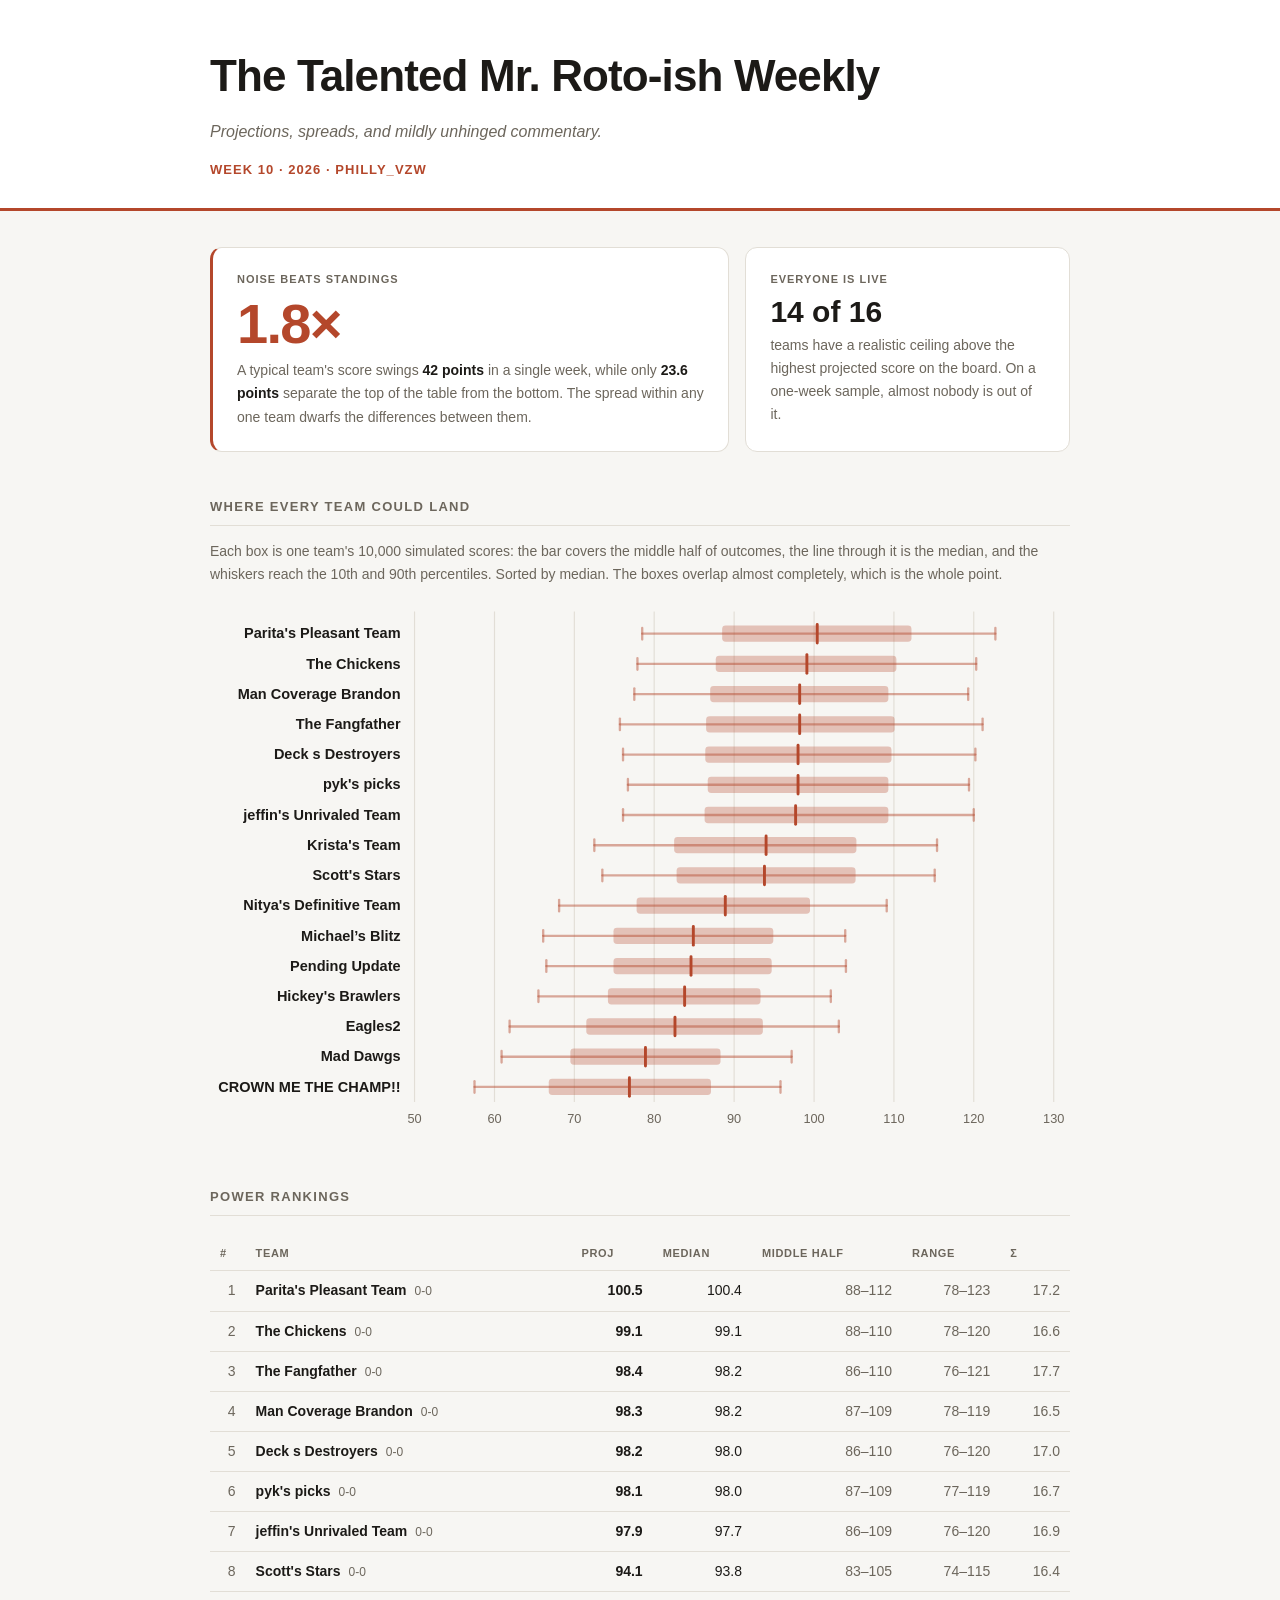
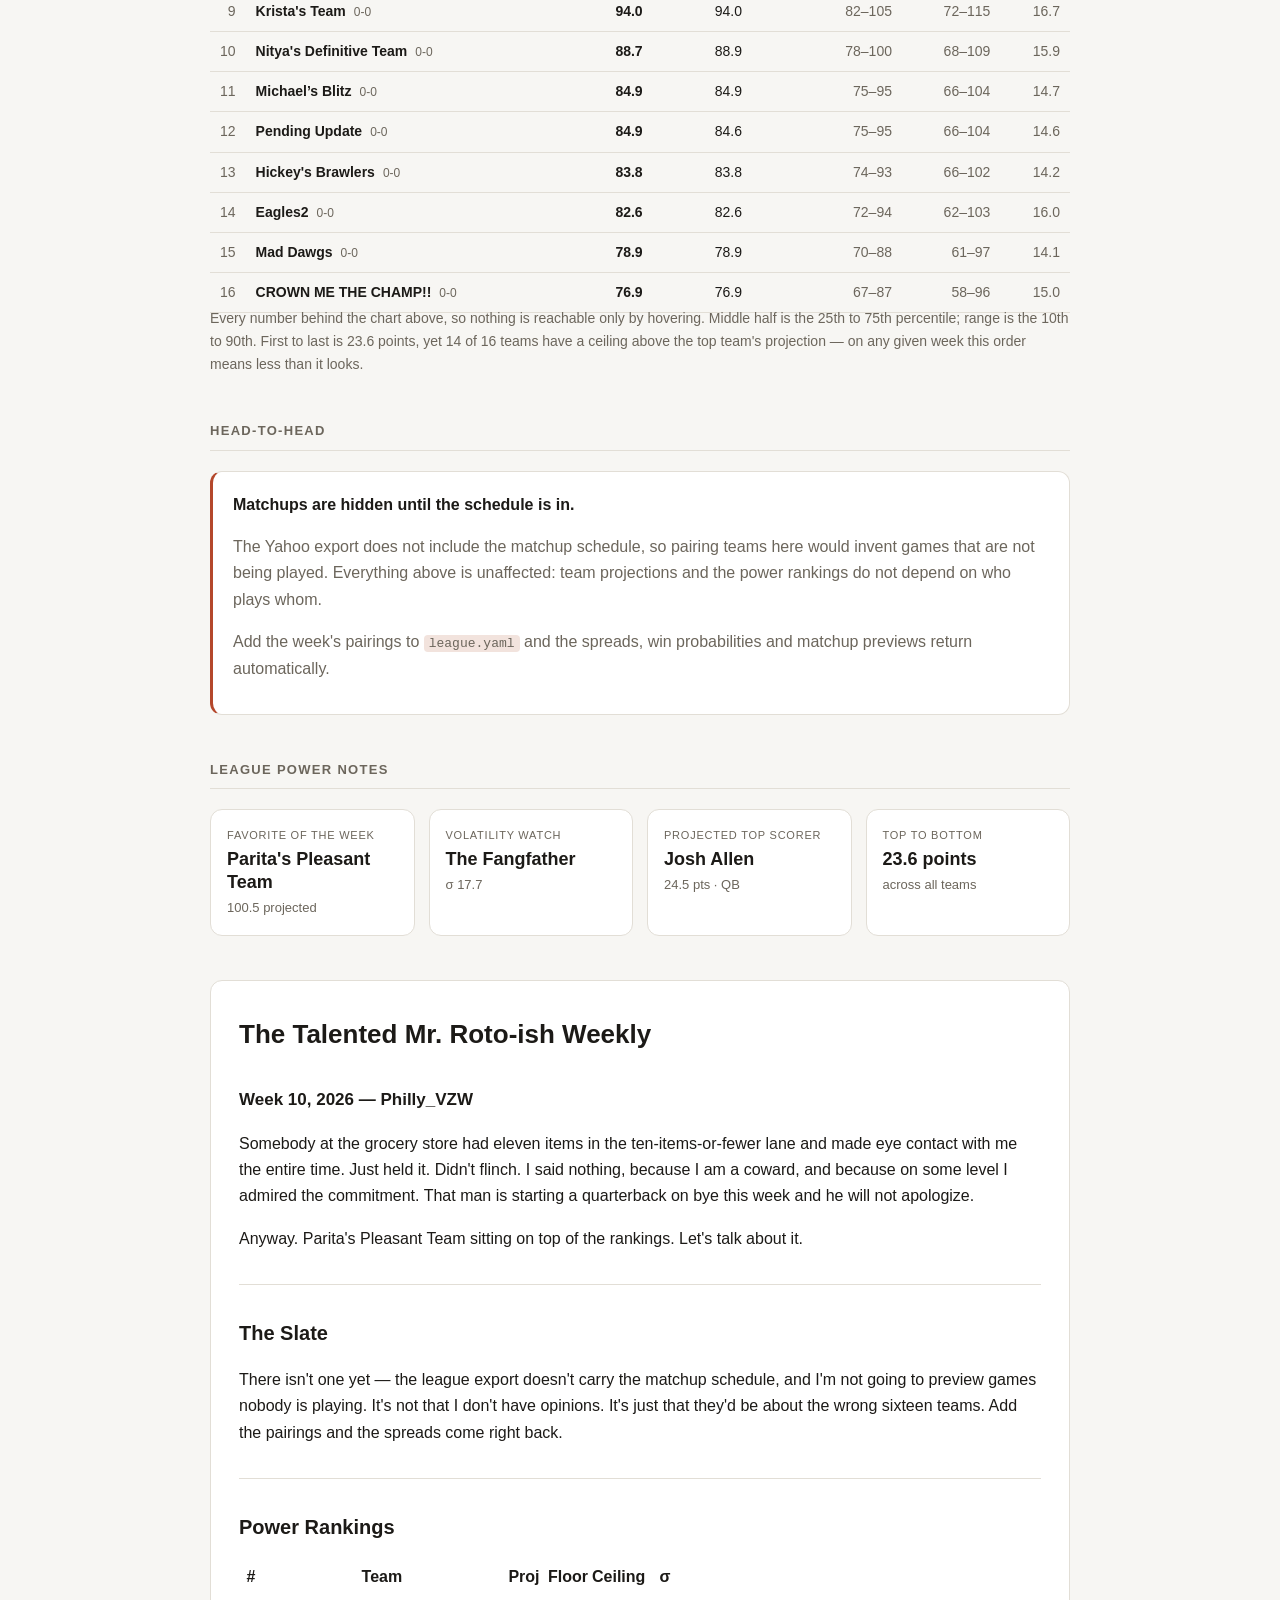
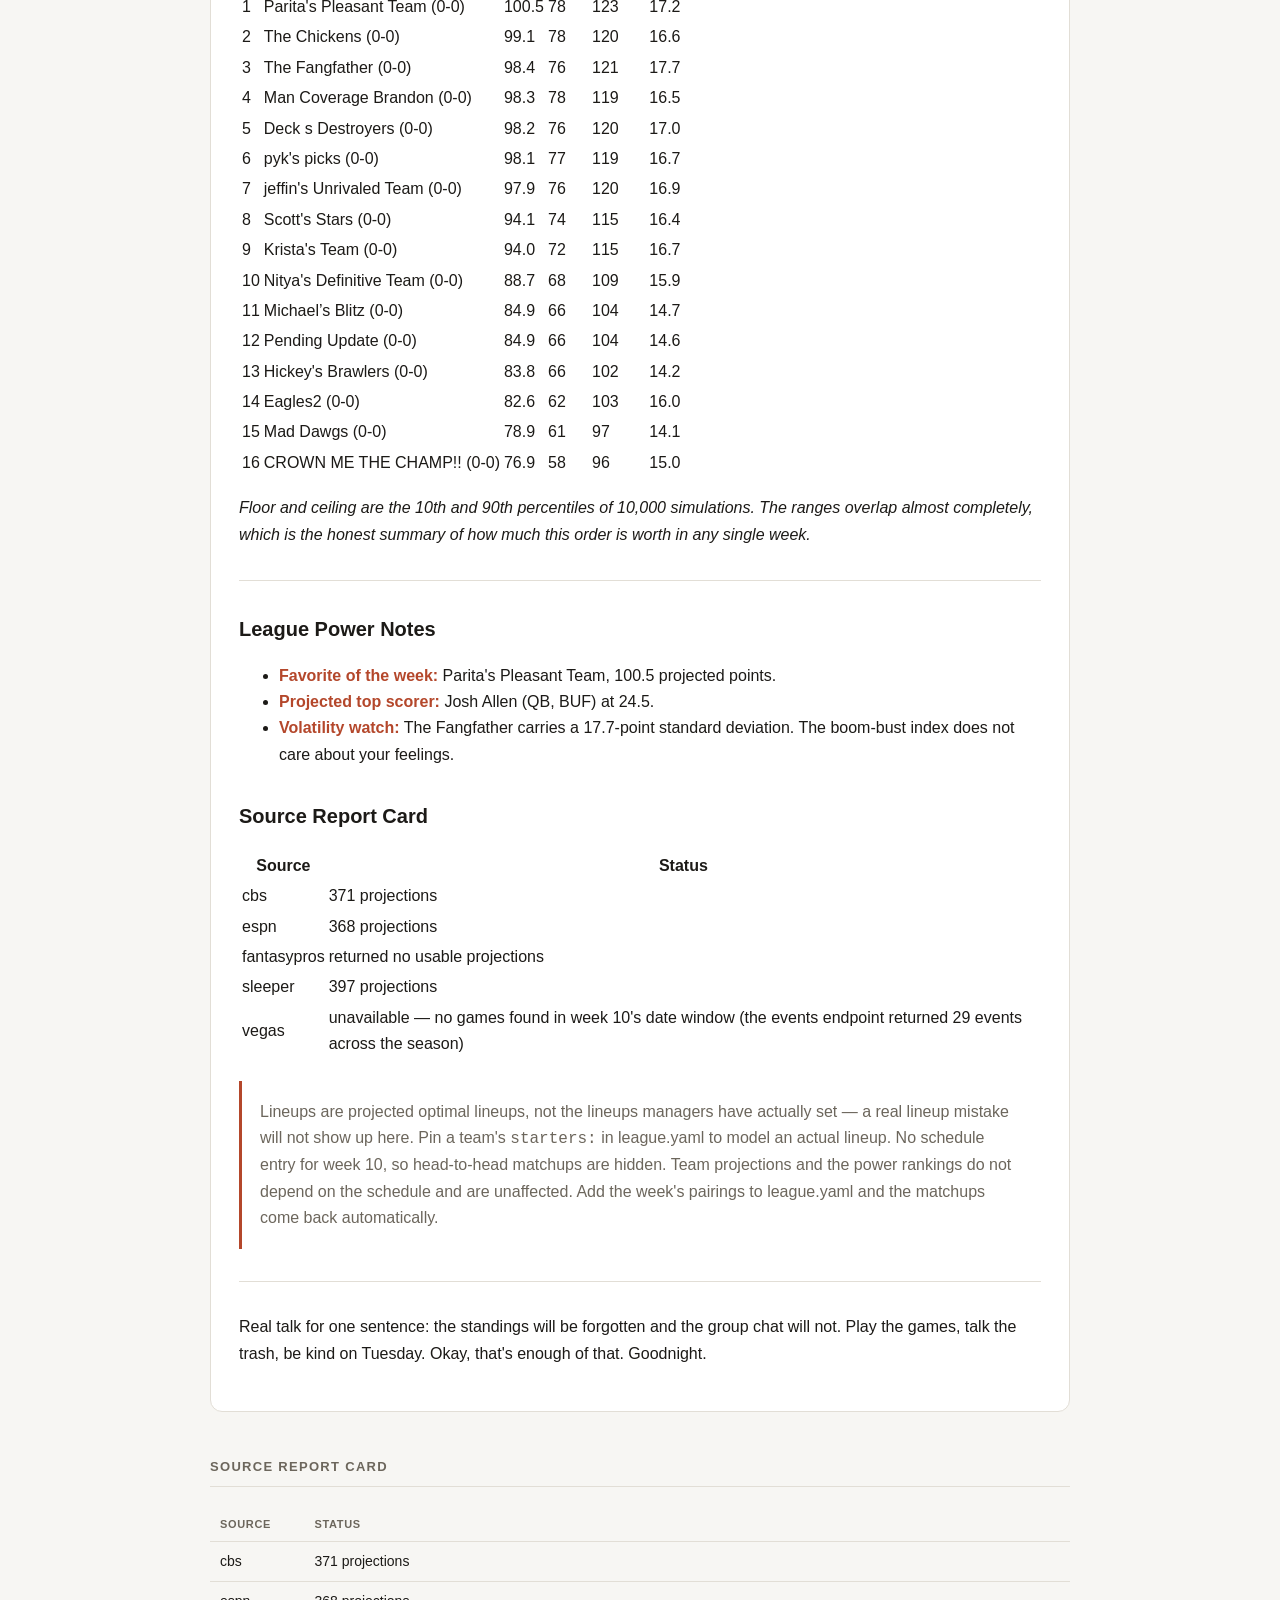
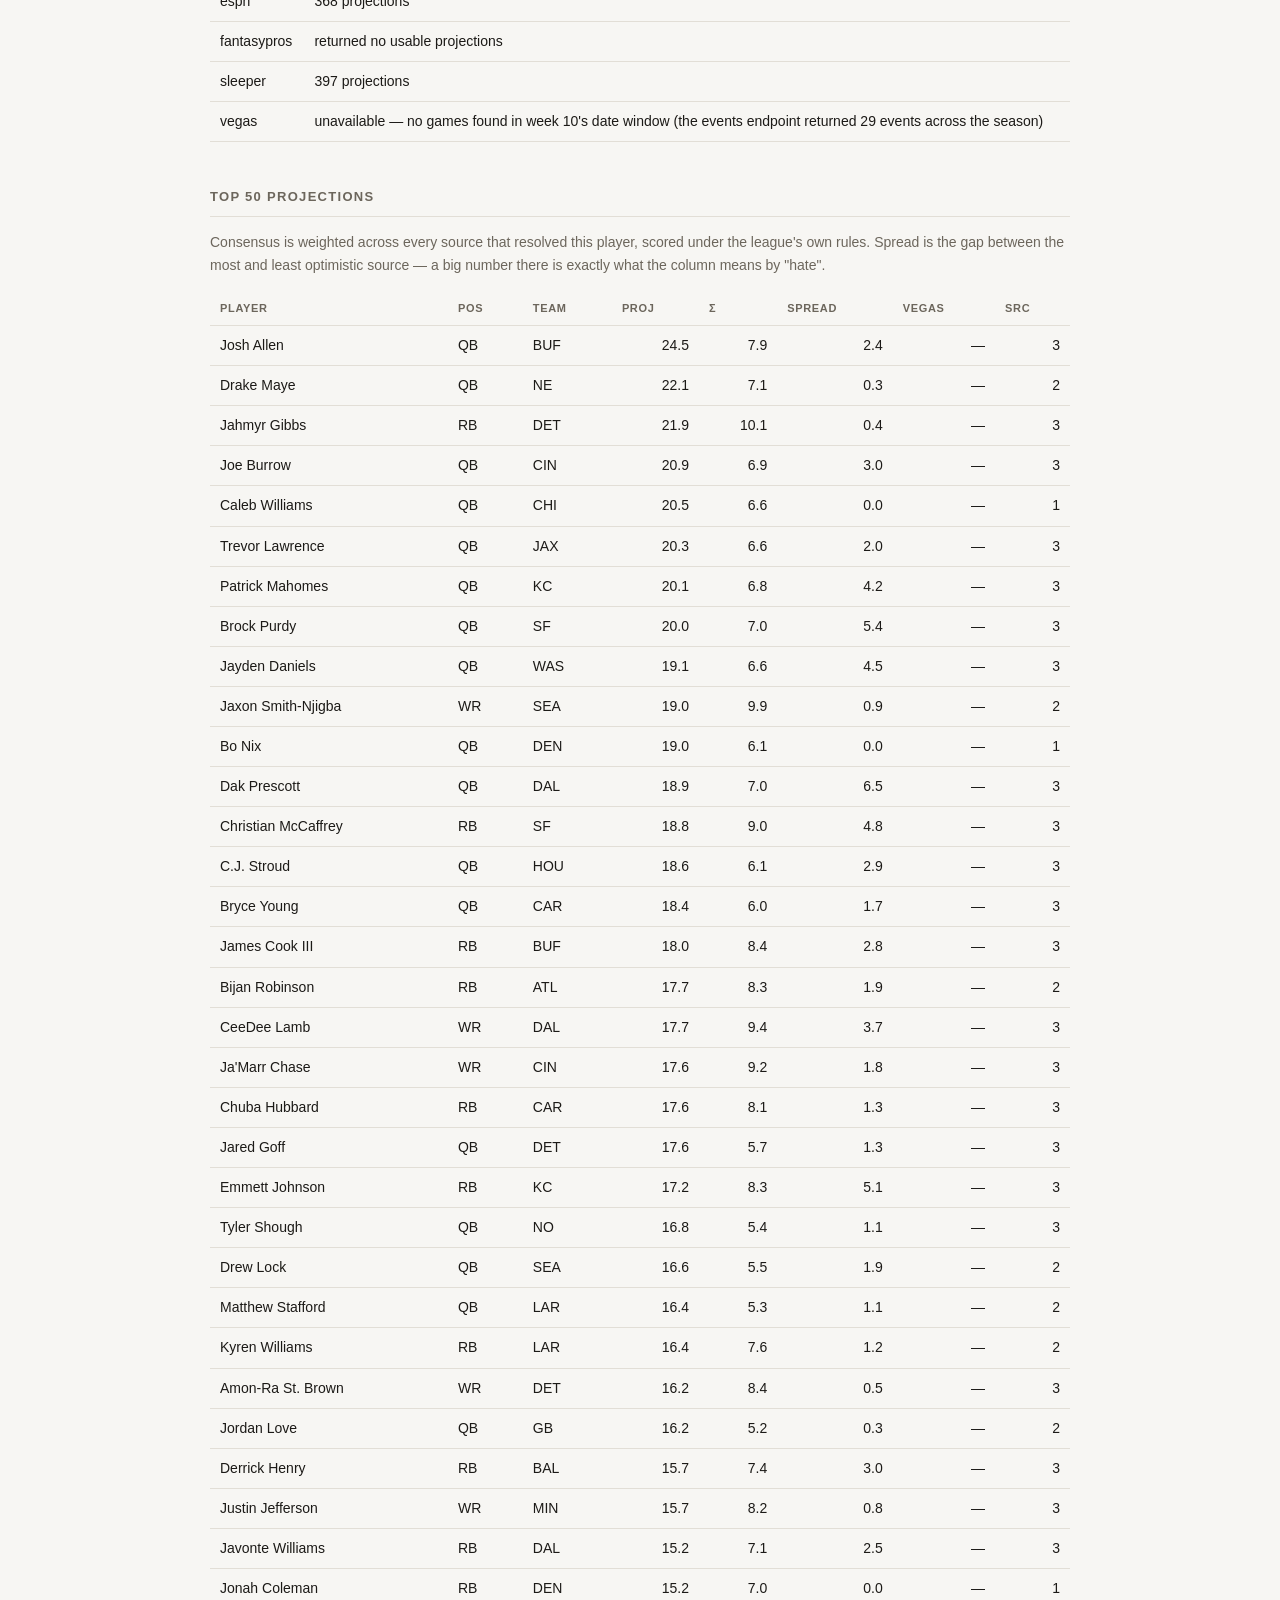
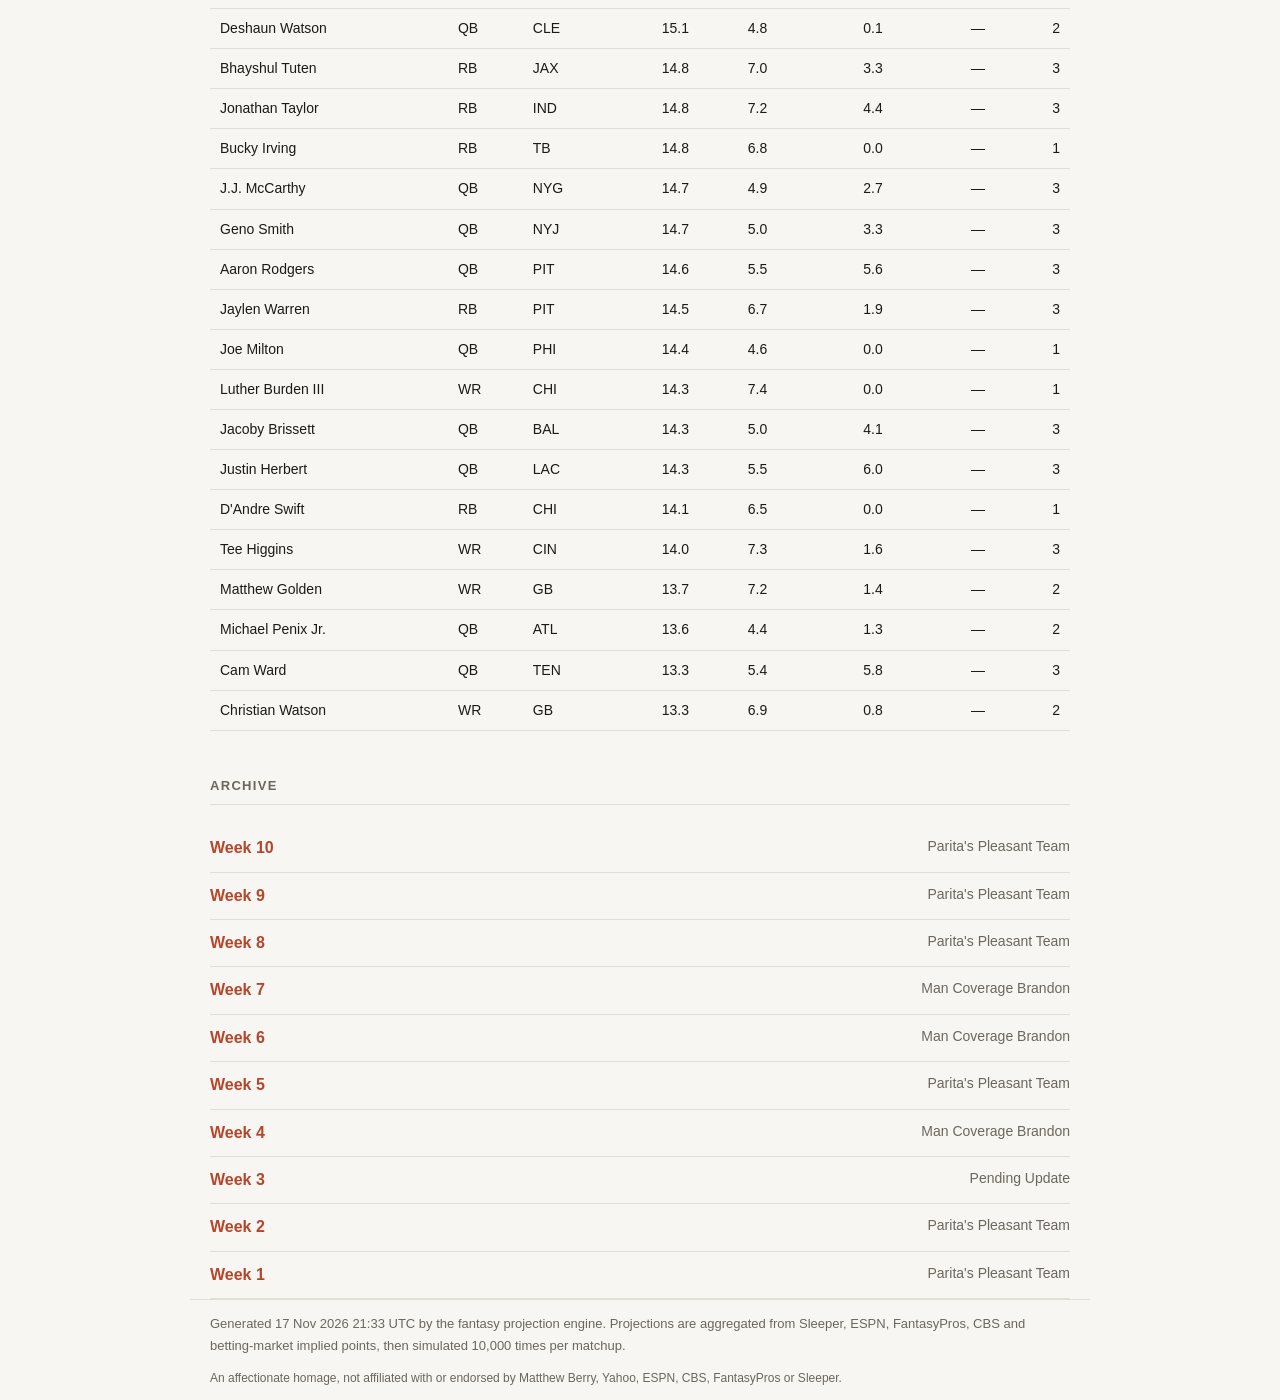
<file: docs/index.html>
<!DOCTYPE html>
<html lang="en">
<head>
<meta charset="utf-8">
<meta name="viewport" content="width=device-width, initial-scale=1">
<title>Week 10 — The Talented Mr. Roto-ish Weekly</title>
<meta name="description" content="Projections, spreads, and mildly unhinged commentary.">
<link rel="stylesheet" href="style.css">
</head>
<body>
<header class="masthead">
  <div class="wrap">
    <h1>The Talented Mr. Roto-ish Weekly</h1>
    <p class="tagline">Projections, spreads, and mildly unhinged commentary.</p>
    <p class="subtitle">Week 10 · 2026 · Philly_VZW</p>
  </div>
</header>
<main class="wrap">

<section class="exec">
  <div class="exec-hero">
    <span class="exec-label">Noise beats standings</span>
    <span class="exec-figure">1.8&times;</span>
    <p class="exec-sub">A typical team's score swings <strong>42 points</strong> in a
    single week, while only <strong>23.6 points</strong> separate the top of the table from
    the bottom. The spread within any one team dwarfs the differences between them.</p>
  </div>
  <div class="exec-tile">
    <span class="exec-label">Everyone is live</span>
    <span class="exec-tile-figure">14 of 16</span>
    <p class="exec-sub">teams have a realistic ceiling above the highest projected score on the
    board. On a one-week sample, almost nobody is out of it.</p>
  </div>
</section>
<section><h2 class="section-title">Where every team could land</h2><p class="note">Each box is one team's 10,000 simulated scores: the bar covers the middle half of outcomes, the line through it is the median, and the whiskers reach the 10th and 90th percentiles. Sorted by median. The boxes overlap almost completely, which is the whole point.</p><div class="scroll bp-wrap"><svg class="boxplot" viewBox="0 0 740 466" role="list" aria-label="Projected score distribution for each team" preserveAspectRatio="xMinYMin meet"><line class="bp-grid" x1="176.0" y1="10" x2="176.0" y2="432.0"/><text class="bp-tick" x="176.0" y="450.0">50</text><line class="bp-grid" x1="244.8" y1="10" x2="244.8" y2="432.0"/><text class="bp-tick" x="244.8" y="450.0">60</text><line class="bp-grid" x1="313.5" y1="10" x2="313.5" y2="432.0"/><text class="bp-tick" x="313.5" y="450.0">70</text><line class="bp-grid" x1="382.2" y1="10" x2="382.2" y2="432.0"/><text class="bp-tick" x="382.2" y="450.0">80</text><line class="bp-grid" x1="451.0" y1="10" x2="451.0" y2="432.0"/><text class="bp-tick" x="451.0" y="450.0">90</text><line class="bp-grid" x1="519.8" y1="10" x2="519.8" y2="432.0"/><text class="bp-tick" x="519.8" y="450.0">100</text><line class="bp-grid" x1="588.5" y1="10" x2="588.5" y2="432.0"/><text class="bp-tick" x="588.5" y="450.0">110</text><line class="bp-grid" x1="657.2" y1="10" x2="657.2" y2="432.0"/><text class="bp-tick" x="657.2" y="450.0">120</text><line class="bp-grid" x1="726.0" y1="10" x2="726.0" y2="432.0"/><text class="bp-tick" x="726.0" y="450.0">130</text><g class="bp-row" tabindex="0" role="listitem" data-readout="Parita&#x27;s Pleasant Team · median 100.4 · middle half 88–112 · range 78–123 · swing 44"><rect class="bp-hit" x="4" y="16.0" width="726" height="26"/><text class="bp-name" x="164" y="33.0">Parita&#x27;s Pleasant Team</text><line class="bp-whisker" x1="371.9" y1="29.0" x2="675.8" y2="29.0"/><line class="bp-cap" x1="371.9" y1="24.0" x2="371.9" y2="34.0"/><line class="bp-cap" x1="675.8" y1="24.0" x2="675.8" y2="34.0"/><rect class="bp-box" x="440.7" y="22.0" width="162.9" height="14" rx="3"/><line class="bp-median" x1="522.5" y1="21.0" x2="522.5" y2="37.0"/></g><g class="bp-row" tabindex="0" role="listitem" data-readout="The Chickens · median 99.1 · middle half 88–110 · range 78–120 · swing 42"><rect class="bp-hit" x="4" y="42.0" width="726" height="26"/><text class="bp-name" x="164" y="59.0">The Chickens</text><line class="bp-whisker" x1="367.8" y1="55.0" x2="659.3" y2="55.0"/><line class="bp-cap" x1="367.8" y1="50.0" x2="367.8" y2="60.0"/><line class="bp-cap" x1="659.3" y1="50.0" x2="659.3" y2="60.0"/><rect class="bp-box" x="435.2" y="48.0" width="155.4" height="14" rx="3"/><line class="bp-median" x1="513.6" y1="47.0" x2="513.6" y2="63.0"/></g><g class="bp-row" tabindex="0" role="listitem" data-readout="Man Coverage Brandon · median 98.2 · middle half 87–109 · range 78–119 · swing 42"><rect class="bp-hit" x="4" y="68.0" width="726" height="26"/><text class="bp-name" x="164" y="85.0">Man Coverage Brandon</text><line class="bp-whisker" x1="365.1" y1="81.0" x2="652.4" y2="81.0"/><line class="bp-cap" x1="365.1" y1="76.0" x2="365.1" y2="86.0"/><line class="bp-cap" x1="652.4" y1="76.0" x2="652.4" y2="86.0"/><rect class="bp-box" x="430.4" y="74.0" width="153.3" height="14" rx="3"/><line class="bp-median" x1="507.4" y1="73.0" x2="507.4" y2="89.0"/></g><g class="bp-row" tabindex="0" role="listitem" data-readout="The Fangfather · median 98.2 · middle half 86–110 · range 76–121 · swing 45"><rect class="bp-hit" x="4" y="94.0" width="726" height="26"/><text class="bp-name" x="164" y="111.0">The Fangfather</text><line class="bp-whisker" x1="352.7" y1="107.0" x2="664.8" y2="107.0"/><line class="bp-cap" x1="352.7" y1="102.0" x2="352.7" y2="112.0"/><line class="bp-cap" x1="664.8" y1="102.0" x2="664.8" y2="112.0"/><rect class="bp-box" x="426.9" y="100.0" width="162.2" height="14" rx="3"/><line class="bp-median" x1="507.4" y1="99.0" x2="507.4" y2="115.0"/></g><g class="bp-row" tabindex="0" role="listitem" data-readout="Deck s Destroyers · median 98.0 · middle half 86–110 · range 76–120 · swing 44"><rect class="bp-hit" x="4" y="120.0" width="726" height="26"/><text class="bp-name" x="164" y="137.0">Deck s Destroyers</text><line class="bp-whisker" x1="355.4" y1="133.0" x2="658.6" y2="133.0"/><line class="bp-cap" x1="355.4" y1="128.0" x2="355.4" y2="138.0"/><line class="bp-cap" x1="658.6" y1="128.0" x2="658.6" y2="138.0"/><rect class="bp-box" x="426.2" y="126.0" width="160.2" height="14" rx="3"/><line class="bp-median" x1="506.0" y1="125.0" x2="506.0" y2="141.0"/></g><g class="bp-row" tabindex="0" role="listitem" data-readout="pyk&#x27;s picks · median 98.0 · middle half 87–109 · range 77–119 · swing 43"><rect class="bp-hit" x="4" y="146.0" width="726" height="26"/><text class="bp-name" x="164" y="163.0">pyk&#x27;s picks</text><line class="bp-whisker" x1="359.6" y1="159.0" x2="653.1" y2="159.0"/><line class="bp-cap" x1="359.6" y1="154.0" x2="359.6" y2="164.0"/><line class="bp-cap" x1="653.1" y1="154.0" x2="653.1" y2="164.0"/><rect class="bp-box" x="428.3" y="152.0" width="155.4" height="14" rx="3"/><line class="bp-median" x1="506.0" y1="151.0" x2="506.0" y2="167.0"/></g><g class="bp-row" tabindex="0" role="listitem" data-readout="jeffin&#x27;s Unrivaled Team · median 97.7 · middle half 86–109 · range 76–120 · swing 44"><rect class="bp-hit" x="4" y="172.0" width="726" height="26"/><text class="bp-name" x="164" y="189.0">jeffin&#x27;s Unrivaled Team</text><line class="bp-whisker" x1="355.4" y1="185.0" x2="657.2" y2="185.0"/><line class="bp-cap" x1="355.4" y1="180.0" x2="355.4" y2="190.0"/><line class="bp-cap" x1="657.2" y1="180.0" x2="657.2" y2="190.0"/><rect class="bp-box" x="425.6" y="178.0" width="158.1" height="14" rx="3"/><line class="bp-median" x1="503.9" y1="177.0" x2="503.9" y2="193.0"/></g><g class="bp-row" tabindex="0" role="listitem" data-readout="Krista&#x27;s Team · median 94.0 · middle half 82–105 · range 72–115 · swing 43"><rect class="bp-hit" x="4" y="198.0" width="726" height="26"/><text class="bp-name" x="164" y="215.0">Krista&#x27;s Team</text><line class="bp-whisker" x1="330.7" y1="211.0" x2="625.6" y2="211.0"/><line class="bp-cap" x1="330.7" y1="206.0" x2="330.7" y2="216.0"/><line class="bp-cap" x1="625.6" y1="206.0" x2="625.6" y2="216.0"/><rect class="bp-box" x="399.4" y="204.0" width="156.8" height="14" rx="3"/><line class="bp-median" x1="478.5" y1="203.0" x2="478.5" y2="219.0"/></g><g class="bp-row" tabindex="0" role="listitem" data-readout="Scott&#x27;s Stars · median 93.8 · middle half 83–105 · range 74–115 · swing 42"><rect class="bp-hit" x="4" y="224.0" width="726" height="26"/><text class="bp-name" x="164" y="241.0">Scott&#x27;s Stars</text><line class="bp-whisker" x1="337.6" y1="237.0" x2="623.6" y2="237.0"/><line class="bp-cap" x1="337.6" y1="232.0" x2="337.6" y2="242.0"/><line class="bp-cap" x1="623.6" y1="232.0" x2="623.6" y2="242.0"/><rect class="bp-box" x="401.5" y="230.0" width="154.0" height="14" rx="3"/><line class="bp-median" x1="477.1" y1="229.0" x2="477.1" y2="245.0"/></g><g class="bp-row" tabindex="0" role="listitem" data-readout="Nitya&#x27;s Definitive Team · median 88.9 · middle half 78–100 · range 68–109 · swing 41"><rect class="bp-hit" x="4" y="250.0" width="726" height="26"/><text class="bp-name" x="164" y="267.0">Nitya&#x27;s Definitive Team</text><line class="bp-whisker" x1="300.4" y1="263.0" x2="582.3" y2="263.0"/><line class="bp-cap" x1="300.4" y1="258.0" x2="300.4" y2="268.0"/><line class="bp-cap" x1="582.3" y1="258.0" x2="582.3" y2="268.0"/><rect class="bp-box" x="367.1" y="256.0" width="149.2" height="14" rx="3"/><line class="bp-median" x1="443.4" y1="255.0" x2="443.4" y2="271.0"/></g><g class="bp-row" tabindex="0" role="listitem" data-readout="Michael’s Blitz · median 84.9 · middle half 75–95 · range 66–104 · swing 38"><rect class="bp-hit" x="4" y="276.0" width="726" height="26"/><text class="bp-name" x="164" y="293.0">Michael’s Blitz</text><line class="bp-whisker" x1="286.7" y1="289.0" x2="546.6" y2="289.0"/><line class="bp-cap" x1="286.7" y1="284.0" x2="286.7" y2="294.0"/><line class="bp-cap" x1="546.6" y1="284.0" x2="546.6" y2="294.0"/><rect class="bp-box" x="347.2" y="282.0" width="137.5" height="14" rx="3"/><line class="bp-median" x1="415.9" y1="281.0" x2="415.9" y2="297.0"/></g><g class="bp-row" tabindex="0" role="listitem" data-readout="Pending Update · median 84.6 · middle half 75–95 · range 66–104 · swing 38"><rect class="bp-hit" x="4" y="302.0" width="726" height="26"/><text class="bp-name" x="164" y="319.0">Pending Update</text><line class="bp-whisker" x1="289.4" y1="315.0" x2="547.2" y2="315.0"/><line class="bp-cap" x1="289.4" y1="310.0" x2="289.4" y2="320.0"/><line class="bp-cap" x1="547.2" y1="310.0" x2="547.2" y2="320.0"/><rect class="bp-box" x="347.2" y="308.0" width="136.1" height="14" rx="3"/><line class="bp-median" x1="413.9" y1="307.0" x2="413.9" y2="323.0"/></g><g class="bp-row" tabindex="0" role="listitem" data-readout="Hickey&#x27;s Brawlers · median 83.8 · middle half 74–93 · range 66–102 · swing 37"><rect class="bp-hit" x="4" y="328.0" width="726" height="26"/><text class="bp-name" x="164" y="345.0">Hickey&#x27;s Brawlers</text><line class="bp-whisker" x1="282.6" y1="341.0" x2="534.2" y2="341.0"/><line class="bp-cap" x1="282.6" y1="336.0" x2="282.6" y2="346.0"/><line class="bp-cap" x1="534.2" y1="336.0" x2="534.2" y2="346.0"/><rect class="bp-box" x="342.4" y="334.0" width="131.3" height="14" rx="3"/><line class="bp-median" x1="408.4" y1="333.0" x2="408.4" y2="349.0"/></g><g class="bp-row" tabindex="0" role="listitem" data-readout="Eagles2 · median 82.6 · middle half 72–94 · range 62–103 · swing 41"><rect class="bp-hit" x="4" y="354.0" width="726" height="26"/><text class="bp-name" x="164" y="371.0">Eagles2</text><line class="bp-whisker" x1="257.8" y1="367.0" x2="541.1" y2="367.0"/><line class="bp-cap" x1="257.8" y1="362.0" x2="257.8" y2="372.0"/><line class="bp-cap" x1="541.1" y1="362.0" x2="541.1" y2="372.0"/><rect class="bp-box" x="323.8" y="360.0" width="151.9" height="14" rx="3"/><line class="bp-median" x1="400.1" y1="359.0" x2="400.1" y2="375.0"/></g><g class="bp-row" tabindex="0" role="listitem" data-readout="Mad Dawgs · median 78.9 · middle half 70–88 · range 61–97 · swing 36"><rect class="bp-hit" x="4" y="380.0" width="726" height="26"/><text class="bp-name" x="164" y="397.0">Mad Dawgs</text><line class="bp-whisker" x1="250.9" y1="393.0" x2="500.5" y2="393.0"/><line class="bp-cap" x1="250.9" y1="388.0" x2="250.9" y2="398.0"/><line class="bp-cap" x1="500.5" y1="388.0" x2="500.5" y2="398.0"/><rect class="bp-box" x="310.1" y="386.0" width="129.2" height="14" rx="3"/><line class="bp-median" x1="374.7" y1="385.0" x2="374.7" y2="401.0"/></g><g class="bp-row" tabindex="0" role="listitem" data-readout="CROWN ME THE CHAMP!! · median 76.9 · middle half 67–87 · range 58–96 · swing 38"><rect class="bp-hit" x="4" y="406.0" width="726" height="26"/><text class="bp-name" x="164" y="423.0">CROWN ME THE CHAMP!!</text><line class="bp-whisker" x1="227.6" y1="419.0" x2="490.9" y2="419.0"/><line class="bp-cap" x1="227.6" y1="414.0" x2="227.6" y2="424.0"/><line class="bp-cap" x1="490.9" y1="414.0" x2="490.9" y2="424.0"/><rect class="bp-box" x="291.5" y="412.0" width="139.6" height="14" rx="3"/><line class="bp-median" x1="360.9" y1="411.0" x2="360.9" y2="427.0"/></g></svg></div><div class="bp-tip" id="bp-tip" role="status" aria-live="polite" hidden></div></section>
<section><h2 class="section-title">Power Rankings</h2><div class="scroll"><table class="data rankings"><thead><tr><th class='num'>#</th><th>Team</th><th class='num'>Proj</th><th class='num'>Median</th><th class='num'>Middle half</th><th class='num'>Range</th><th class='num'>&sigma;</th></tr></thead><tbody><tr><td class='num rank'>1</td><td class='rank-team'>Parita&#x27;s Pleasant Team<span class='rank-record'>0-0</span></td><td class='num strong'>100.5</td><td class='num'>100.4</td><td class='num muted'>88&ndash;112</td><td class='num muted'>78&ndash;123</td><td class='num muted'>17.2</td></tr><tr><td class='num rank'>2</td><td class='rank-team'>The Chickens<span class='rank-record'>0-0</span></td><td class='num strong'>99.1</td><td class='num'>99.1</td><td class='num muted'>88&ndash;110</td><td class='num muted'>78&ndash;120</td><td class='num muted'>16.6</td></tr><tr><td class='num rank'>3</td><td class='rank-team'>The Fangfather<span class='rank-record'>0-0</span></td><td class='num strong'>98.4</td><td class='num'>98.2</td><td class='num muted'>86&ndash;110</td><td class='num muted'>76&ndash;121</td><td class='num muted'>17.7</td></tr><tr><td class='num rank'>4</td><td class='rank-team'>Man Coverage Brandon<span class='rank-record'>0-0</span></td><td class='num strong'>98.3</td><td class='num'>98.2</td><td class='num muted'>87&ndash;109</td><td class='num muted'>78&ndash;119</td><td class='num muted'>16.5</td></tr><tr><td class='num rank'>5</td><td class='rank-team'>Deck s Destroyers<span class='rank-record'>0-0</span></td><td class='num strong'>98.2</td><td class='num'>98.0</td><td class='num muted'>86&ndash;110</td><td class='num muted'>76&ndash;120</td><td class='num muted'>17.0</td></tr><tr><td class='num rank'>6</td><td class='rank-team'>pyk&#x27;s picks<span class='rank-record'>0-0</span></td><td class='num strong'>98.1</td><td class='num'>98.0</td><td class='num muted'>87&ndash;109</td><td class='num muted'>77&ndash;119</td><td class='num muted'>16.7</td></tr><tr><td class='num rank'>7</td><td class='rank-team'>jeffin&#x27;s Unrivaled Team<span class='rank-record'>0-0</span></td><td class='num strong'>97.9</td><td class='num'>97.7</td><td class='num muted'>86&ndash;109</td><td class='num muted'>76&ndash;120</td><td class='num muted'>16.9</td></tr><tr><td class='num rank'>8</td><td class='rank-team'>Scott&#x27;s Stars<span class='rank-record'>0-0</span></td><td class='num strong'>94.1</td><td class='num'>93.8</td><td class='num muted'>83&ndash;105</td><td class='num muted'>74&ndash;115</td><td class='num muted'>16.4</td></tr><tr><td class='num rank'>9</td><td class='rank-team'>Krista&#x27;s Team<span class='rank-record'>0-0</span></td><td class='num strong'>94.0</td><td class='num'>94.0</td><td class='num muted'>82&ndash;105</td><td class='num muted'>72&ndash;115</td><td class='num muted'>16.7</td></tr><tr><td class='num rank'>10</td><td class='rank-team'>Nitya&#x27;s Definitive Team<span class='rank-record'>0-0</span></td><td class='num strong'>88.7</td><td class='num'>88.9</td><td class='num muted'>78&ndash;100</td><td class='num muted'>68&ndash;109</td><td class='num muted'>15.9</td></tr><tr><td class='num rank'>11</td><td class='rank-team'>Michael’s Blitz<span class='rank-record'>0-0</span></td><td class='num strong'>84.9</td><td class='num'>84.9</td><td class='num muted'>75&ndash;95</td><td class='num muted'>66&ndash;104</td><td class='num muted'>14.7</td></tr><tr><td class='num rank'>12</td><td class='rank-team'>Pending Update<span class='rank-record'>0-0</span></td><td class='num strong'>84.9</td><td class='num'>84.6</td><td class='num muted'>75&ndash;95</td><td class='num muted'>66&ndash;104</td><td class='num muted'>14.6</td></tr><tr><td class='num rank'>13</td><td class='rank-team'>Hickey&#x27;s Brawlers<span class='rank-record'>0-0</span></td><td class='num strong'>83.8</td><td class='num'>83.8</td><td class='num muted'>74&ndash;93</td><td class='num muted'>66&ndash;102</td><td class='num muted'>14.2</td></tr><tr><td class='num rank'>14</td><td class='rank-team'>Eagles2<span class='rank-record'>0-0</span></td><td class='num strong'>82.6</td><td class='num'>82.6</td><td class='num muted'>72&ndash;94</td><td class='num muted'>62&ndash;103</td><td class='num muted'>16.0</td></tr><tr><td class='num rank'>15</td><td class='rank-team'>Mad Dawgs<span class='rank-record'>0-0</span></td><td class='num strong'>78.9</td><td class='num'>78.9</td><td class='num muted'>70&ndash;88</td><td class='num muted'>61&ndash;97</td><td class='num muted'>14.1</td></tr><tr><td class='num rank'>16</td><td class='rank-team'>CROWN ME THE CHAMP!!<span class='rank-record'>0-0</span></td><td class='num strong'>76.9</td><td class='num'>76.9</td><td class='num muted'>67&ndash;87</td><td class='num muted'>58&ndash;96</td><td class='num muted'>15.0</td></tr></tbody></table></div><p class="note">Every number behind the chart above, so nothing is reachable only by hovering. Middle half is the 25th to 75th percentile; range is the 10th to 90th. First to last is 23.6 points, yet 14 of 16 teams have a ceiling above the top team's projection — on any given week this order means less than it looks.</p></section>
<section><h2 class="section-title">Head-to-Head</h2><div class="pending"><p><strong>Matchups are hidden until the schedule is in.</strong></p><p>The Yahoo export does not include the matchup schedule, so pairing teams here would invent games that are not being played. Everything above is unaffected: team projections and the power rankings do not depend on who plays whom.</p><p>Add the week's pairings to <code>league.yaml</code> and the spreads, win probabilities and matchup previews return automatically.</p></div></section>
<section><h2 class="section-title">League Power Notes</h2><div class="tiles"><div class="tile"><span class="tile-label">Favorite of the week</span><span class="tile-value">Parita&#x27;s Pleasant Team</span><span class="tile-sub">100.5 projected</span></div><div class="tile"><span class="tile-label">Volatility watch</span><span class="tile-value">The Fangfather</span><span class="tile-sub">&sigma; 17.7</span></div><div class="tile"><span class="tile-label">Projected top scorer</span><span class="tile-value">Josh Allen</span><span class="tile-sub">24.5 pts · QB</span></div><div class="tile"><span class="tile-label">Top to bottom</span><span class="tile-value">23.6 points</span><span class="tile-sub">across all teams</span></div></div></section>
<section class="column"><h1>The Talented Mr. Roto-ish Weekly</h1>
<h3>Week 10, 2026 — Philly_VZW</h3>
<p>Somebody at the grocery store had eleven items in the ten-items-or-fewer lane and made eye contact with me the entire time. Just held it. Didn't flinch. I said nothing, because I am a coward, and because on some level I admired the commitment. That man is starting a quarterback on bye this week and he will not apologize.</p>
<p>Anyway. Parita's Pleasant Team sitting on top of the rankings. Let's talk about it.</p>
<hr>
<h2>The Slate</h2>
<p>There isn't one yet — the league export doesn't carry the matchup schedule, and I'm not going to preview games nobody is playing. It's not that I don't have opinions. It's just that they'd be about the wrong sixteen teams. Add the pairings and the spreads come right back.</p>
<hr>
<h2>Power Rankings</h2>
<table><thead><tr><th>#</th><th>Team</th><th>Proj</th><th>Floor</th><th>Ceiling</th><th>σ</th></tr></thead><tbody><tr><td>1</td><td>Parita's Pleasant Team (0-0)</td><td>100.5</td><td>78</td><td>123</td><td>17.2</td></tr><tr><td>2</td><td>The Chickens (0-0)</td><td>99.1</td><td>78</td><td>120</td><td>16.6</td></tr><tr><td>3</td><td>The Fangfather (0-0)</td><td>98.4</td><td>76</td><td>121</td><td>17.7</td></tr><tr><td>4</td><td>Man Coverage Brandon (0-0)</td><td>98.3</td><td>78</td><td>119</td><td>16.5</td></tr><tr><td>5</td><td>Deck s Destroyers (0-0)</td><td>98.2</td><td>76</td><td>120</td><td>17.0</td></tr><tr><td>6</td><td>pyk's picks (0-0)</td><td>98.1</td><td>77</td><td>119</td><td>16.7</td></tr><tr><td>7</td><td>jeffin's Unrivaled Team (0-0)</td><td>97.9</td><td>76</td><td>120</td><td>16.9</td></tr><tr><td>8</td><td>Scott's Stars (0-0)</td><td>94.1</td><td>74</td><td>115</td><td>16.4</td></tr><tr><td>9</td><td>Krista's Team (0-0)</td><td>94.0</td><td>72</td><td>115</td><td>16.7</td></tr><tr><td>10</td><td>Nitya's Definitive Team (0-0)</td><td>88.7</td><td>68</td><td>109</td><td>15.9</td></tr><tr><td>11</td><td>Michael’s Blitz (0-0)</td><td>84.9</td><td>66</td><td>104</td><td>14.7</td></tr><tr><td>12</td><td>Pending Update (0-0)</td><td>84.9</td><td>66</td><td>104</td><td>14.6</td></tr><tr><td>13</td><td>Hickey's Brawlers (0-0)</td><td>83.8</td><td>66</td><td>102</td><td>14.2</td></tr><tr><td>14</td><td>Eagles2 (0-0)</td><td>82.6</td><td>62</td><td>103</td><td>16.0</td></tr><tr><td>15</td><td>Mad Dawgs (0-0)</td><td>78.9</td><td>61</td><td>97</td><td>14.1</td></tr><tr><td>16</td><td>CROWN ME THE CHAMP!! (0-0)</td><td>76.9</td><td>58</td><td>96</td><td>15.0</td></tr></tbody></table>
<p><em>Floor and ceiling are the 10th and 90th percentiles of 10,000 simulations. The ranges overlap almost completely, which is the honest summary of how much this order is worth in any single week.</em></p>
<hr>
<h2>League Power Notes</h2>
<ul><li><strong>Favorite of the week:</strong> Parita's Pleasant Team, 100.5 projected points.</li><li><strong>Projected top scorer:</strong> Josh Allen (QB, BUF) at 24.5.</li><li><strong>Volatility watch:</strong> The Fangfather carries a 17.7-point standard deviation. The boom-bust index does not care about your feelings.</li></ul>
<h2>Source Report Card</h2>
<table><thead><tr><th>Source</th><th>Status</th></tr></thead><tbody><tr><td>cbs</td><td>371 projections</td></tr><tr><td>espn</td><td>368 projections</td></tr><tr><td>fantasypros</td><td>returned no usable projections</td></tr><tr><td>sleeper</td><td>397 projections</td></tr><tr><td>vegas</td><td>unavailable — no games found in week 10's date window (the events endpoint returned 29 events across the season)</td></tr></tbody></table>
<blockquote><p>Lineups are projected optimal lineups, not the lineups managers have actually set — a real lineup mistake will not show up here. Pin a team's <code>starters:</code> in league.yaml to model an actual lineup. No schedule entry for week 10, so head-to-head matchups are hidden. Team projections and the power rankings do not depend on the schedule and are unaffected. Add the week's pairings to league.yaml and the matchups come back automatically.</p></blockquote>
<hr>
<p>Real talk for one sentence: the standings will be forgotten and the group chat will not. Play the games, talk the trash, be kind on Tuesday. Okay, that's enough of that. Goodnight.</p></section>
<section><h2 class="section-title">Source Report Card</h2><table class="data"><thead><tr><th>Source</th><th>Status</th></tr></thead><tbody><tr><td>cbs</td><td>371 projections</td></tr><tr><td>espn</td><td>368 projections</td></tr><tr><td>fantasypros</td><td>returned no usable projections</td></tr><tr><td>sleeper</td><td>397 projections</td></tr><tr><td>vegas</td><td>unavailable — no games found in week 10&#x27;s date window (the events endpoint returned 29 events across the season)</td></tr></tbody></table></section>
<section><h2 class="section-title">Top 50 Projections</h2><p class="note">Consensus is weighted across every source that resolved this player, scored under the league's own rules. Spread is the gap between the most and least optimistic source — a big number there is exactly what the column means by "hate".</p><div class="scroll"><table class="data"><thead><tr><th>Player</th><th>Pos</th><th>Team</th><th>Proj</th><th>&sigma;</th><th>Spread</th><th>Vegas</th><th>Src</th></tr></thead><tbody><tr><td>Josh Allen</td><td>QB</td><td>BUF</td><td class='num'>24.5</td><td class='num'>7.9</td><td class='num'>2.4</td><td class='num'>&mdash;</td><td class='num'>3</td></tr><tr><td>Drake Maye</td><td>QB</td><td>NE</td><td class='num'>22.1</td><td class='num'>7.1</td><td class='num'>0.3</td><td class='num'>&mdash;</td><td class='num'>2</td></tr><tr><td>Jahmyr Gibbs</td><td>RB</td><td>DET</td><td class='num'>21.9</td><td class='num'>10.1</td><td class='num'>0.4</td><td class='num'>&mdash;</td><td class='num'>3</td></tr><tr><td>Joe Burrow</td><td>QB</td><td>CIN</td><td class='num'>20.9</td><td class='num'>6.9</td><td class='num'>3.0</td><td class='num'>&mdash;</td><td class='num'>3</td></tr><tr><td>Caleb Williams</td><td>QB</td><td>CHI</td><td class='num'>20.5</td><td class='num'>6.6</td><td class='num'>0.0</td><td class='num'>&mdash;</td><td class='num'>1</td></tr><tr><td>Trevor Lawrence</td><td>QB</td><td>JAX</td><td class='num'>20.3</td><td class='num'>6.6</td><td class='num'>2.0</td><td class='num'>&mdash;</td><td class='num'>3</td></tr><tr><td>Patrick Mahomes</td><td>QB</td><td>KC</td><td class='num'>20.1</td><td class='num'>6.8</td><td class='num'>4.2</td><td class='num'>&mdash;</td><td class='num'>3</td></tr><tr><td>Brock Purdy</td><td>QB</td><td>SF</td><td class='num'>20.0</td><td class='num'>7.0</td><td class='num'>5.4</td><td class='num'>&mdash;</td><td class='num'>3</td></tr><tr><td>Jayden Daniels</td><td>QB</td><td>WAS</td><td class='num'>19.1</td><td class='num'>6.6</td><td class='num'>4.5</td><td class='num'>&mdash;</td><td class='num'>3</td></tr><tr><td>Jaxon Smith-Njigba</td><td>WR</td><td>SEA</td><td class='num'>19.0</td><td class='num'>9.9</td><td class='num'>0.9</td><td class='num'>&mdash;</td><td class='num'>2</td></tr><tr><td>Bo Nix</td><td>QB</td><td>DEN</td><td class='num'>19.0</td><td class='num'>6.1</td><td class='num'>0.0</td><td class='num'>&mdash;</td><td class='num'>1</td></tr><tr><td>Dak Prescott</td><td>QB</td><td>DAL</td><td class='num'>18.9</td><td class='num'>7.0</td><td class='num'>6.5</td><td class='num'>&mdash;</td><td class='num'>3</td></tr><tr><td>Christian McCaffrey</td><td>RB</td><td>SF</td><td class='num'>18.8</td><td class='num'>9.0</td><td class='num'>4.8</td><td class='num'>&mdash;</td><td class='num'>3</td></tr><tr><td>C.J. Stroud</td><td>QB</td><td>HOU</td><td class='num'>18.6</td><td class='num'>6.1</td><td class='num'>2.9</td><td class='num'>&mdash;</td><td class='num'>3</td></tr><tr><td>Bryce Young</td><td>QB</td><td>CAR</td><td class='num'>18.4</td><td class='num'>6.0</td><td class='num'>1.7</td><td class='num'>&mdash;</td><td class='num'>3</td></tr><tr><td>James Cook III</td><td>RB</td><td>BUF</td><td class='num'>18.0</td><td class='num'>8.4</td><td class='num'>2.8</td><td class='num'>&mdash;</td><td class='num'>3</td></tr><tr><td>Bijan Robinson</td><td>RB</td><td>ATL</td><td class='num'>17.7</td><td class='num'>8.3</td><td class='num'>1.9</td><td class='num'>&mdash;</td><td class='num'>2</td></tr><tr><td>CeeDee Lamb</td><td>WR</td><td>DAL</td><td class='num'>17.7</td><td class='num'>9.4</td><td class='num'>3.7</td><td class='num'>&mdash;</td><td class='num'>3</td></tr><tr><td>Ja&#x27;Marr Chase</td><td>WR</td><td>CIN</td><td class='num'>17.6</td><td class='num'>9.2</td><td class='num'>1.8</td><td class='num'>&mdash;</td><td class='num'>3</td></tr><tr><td>Chuba Hubbard</td><td>RB</td><td>CAR</td><td class='num'>17.6</td><td class='num'>8.1</td><td class='num'>1.3</td><td class='num'>&mdash;</td><td class='num'>3</td></tr><tr><td>Jared Goff</td><td>QB</td><td>DET</td><td class='num'>17.6</td><td class='num'>5.7</td><td class='num'>1.3</td><td class='num'>&mdash;</td><td class='num'>3</td></tr><tr><td>Emmett Johnson</td><td>RB</td><td>KC</td><td class='num'>17.2</td><td class='num'>8.3</td><td class='num'>5.1</td><td class='num'>&mdash;</td><td class='num'>3</td></tr><tr><td>Tyler Shough</td><td>QB</td><td>NO</td><td class='num'>16.8</td><td class='num'>5.4</td><td class='num'>1.1</td><td class='num'>&mdash;</td><td class='num'>3</td></tr><tr><td>Drew Lock</td><td>QB</td><td>SEA</td><td class='num'>16.6</td><td class='num'>5.5</td><td class='num'>1.9</td><td class='num'>&mdash;</td><td class='num'>2</td></tr><tr><td>Matthew Stafford</td><td>QB</td><td>LAR</td><td class='num'>16.4</td><td class='num'>5.3</td><td class='num'>1.1</td><td class='num'>&mdash;</td><td class='num'>2</td></tr><tr><td>Kyren Williams</td><td>RB</td><td>LAR</td><td class='num'>16.4</td><td class='num'>7.6</td><td class='num'>1.2</td><td class='num'>&mdash;</td><td class='num'>2</td></tr><tr><td>Amon-Ra St. Brown</td><td>WR</td><td>DET</td><td class='num'>16.2</td><td class='num'>8.4</td><td class='num'>0.5</td><td class='num'>&mdash;</td><td class='num'>3</td></tr><tr><td>Jordan Love</td><td>QB</td><td>GB</td><td class='num'>16.2</td><td class='num'>5.2</td><td class='num'>0.3</td><td class='num'>&mdash;</td><td class='num'>2</td></tr><tr><td>Derrick Henry</td><td>RB</td><td>BAL</td><td class='num'>15.7</td><td class='num'>7.4</td><td class='num'>3.0</td><td class='num'>&mdash;</td><td class='num'>3</td></tr><tr><td>Justin Jefferson</td><td>WR</td><td>MIN</td><td class='num'>15.7</td><td class='num'>8.2</td><td class='num'>0.8</td><td class='num'>&mdash;</td><td class='num'>3</td></tr><tr><td>Javonte Williams</td><td>RB</td><td>DAL</td><td class='num'>15.2</td><td class='num'>7.1</td><td class='num'>2.5</td><td class='num'>&mdash;</td><td class='num'>3</td></tr><tr><td>Jonah Coleman</td><td>RB</td><td>DEN</td><td class='num'>15.2</td><td class='num'>7.0</td><td class='num'>0.0</td><td class='num'>&mdash;</td><td class='num'>1</td></tr><tr><td>Deshaun Watson</td><td>QB</td><td>CLE</td><td class='num'>15.1</td><td class='num'>4.8</td><td class='num'>0.1</td><td class='num'>&mdash;</td><td class='num'>2</td></tr><tr><td>Bhayshul Tuten</td><td>RB</td><td>JAX</td><td class='num'>14.8</td><td class='num'>7.0</td><td class='num'>3.3</td><td class='num'>&mdash;</td><td class='num'>3</td></tr><tr><td>Jonathan Taylor</td><td>RB</td><td>IND</td><td class='num'>14.8</td><td class='num'>7.2</td><td class='num'>4.4</td><td class='num'>&mdash;</td><td class='num'>3</td></tr><tr><td>Bucky Irving</td><td>RB</td><td>TB</td><td class='num'>14.8</td><td class='num'>6.8</td><td class='num'>0.0</td><td class='num'>&mdash;</td><td class='num'>1</td></tr><tr><td>J.J. McCarthy</td><td>QB</td><td>NYG</td><td class='num'>14.7</td><td class='num'>4.9</td><td class='num'>2.7</td><td class='num'>&mdash;</td><td class='num'>3</td></tr><tr><td>Geno Smith</td><td>QB</td><td>NYJ</td><td class='num'>14.7</td><td class='num'>5.0</td><td class='num'>3.3</td><td class='num'>&mdash;</td><td class='num'>3</td></tr><tr><td>Aaron Rodgers</td><td>QB</td><td>PIT</td><td class='num'>14.6</td><td class='num'>5.5</td><td class='num'>5.6</td><td class='num'>&mdash;</td><td class='num'>3</td></tr><tr><td>Jaylen Warren</td><td>RB</td><td>PIT</td><td class='num'>14.5</td><td class='num'>6.7</td><td class='num'>1.9</td><td class='num'>&mdash;</td><td class='num'>3</td></tr><tr><td>Joe Milton</td><td>QB</td><td>PHI</td><td class='num'>14.4</td><td class='num'>4.6</td><td class='num'>0.0</td><td class='num'>&mdash;</td><td class='num'>1</td></tr><tr><td>Luther Burden III</td><td>WR</td><td>CHI</td><td class='num'>14.3</td><td class='num'>7.4</td><td class='num'>0.0</td><td class='num'>&mdash;</td><td class='num'>1</td></tr><tr><td>Jacoby Brissett</td><td>QB</td><td>BAL</td><td class='num'>14.3</td><td class='num'>5.0</td><td class='num'>4.1</td><td class='num'>&mdash;</td><td class='num'>3</td></tr><tr><td>Justin Herbert</td><td>QB</td><td>LAC</td><td class='num'>14.3</td><td class='num'>5.5</td><td class='num'>6.0</td><td class='num'>&mdash;</td><td class='num'>3</td></tr><tr><td>D&#x27;Andre Swift</td><td>RB</td><td>CHI</td><td class='num'>14.1</td><td class='num'>6.5</td><td class='num'>0.0</td><td class='num'>&mdash;</td><td class='num'>1</td></tr><tr><td>Tee Higgins</td><td>WR</td><td>CIN</td><td class='num'>14.0</td><td class='num'>7.3</td><td class='num'>1.6</td><td class='num'>&mdash;</td><td class='num'>3</td></tr><tr><td>Matthew Golden</td><td>WR</td><td>GB</td><td class='num'>13.7</td><td class='num'>7.2</td><td class='num'>1.4</td><td class='num'>&mdash;</td><td class='num'>2</td></tr><tr><td>Michael Penix Jr.</td><td>QB</td><td>ATL</td><td class='num'>13.6</td><td class='num'>4.4</td><td class='num'>1.3</td><td class='num'>&mdash;</td><td class='num'>2</td></tr><tr><td>Cam Ward</td><td>QB</td><td>TEN</td><td class='num'>13.3</td><td class='num'>5.4</td><td class='num'>5.8</td><td class='num'>&mdash;</td><td class='num'>3</td></tr><tr><td>Christian Watson</td><td>WR</td><td>GB</td><td class='num'>13.3</td><td class='num'>6.9</td><td class='num'>0.8</td><td class='num'>&mdash;</td><td class='num'>2</td></tr></tbody></table></div></section>
<section><h2 class="section-title">Archive</h2><ul class="archive"><li><a href="week-10.html">Week 10</a><span class="archive-meta">Parita&#x27;s Pleasant Team</span></li><li><a href="week-9.html">Week 9</a><span class="archive-meta">Parita&#x27;s Pleasant Team</span></li><li><a href="week-8.html">Week 8</a><span class="archive-meta">Parita&#x27;s Pleasant Team</span></li><li><a href="week-7.html">Week 7</a><span class="archive-meta">Man Coverage Brandon</span></li><li><a href="week-6.html">Week 6</a><span class="archive-meta">Man Coverage Brandon</span></li><li><a href="week-5.html">Week 5</a><span class="archive-meta">Parita&#x27;s Pleasant Team</span></li><li><a href="week-4.html">Week 4</a><span class="archive-meta">Man Coverage Brandon</span></li><li><a href="week-3.html">Week 3</a><span class="archive-meta">Pending Update</span></li><li><a href="week-2.html">Week 2</a><span class="archive-meta">Parita&#x27;s Pleasant Team</span></li><li><a href="week-1.html">Week 1</a><span class="archive-meta">Parita&#x27;s Pleasant Team</span></li></ul></section>
</main>
<script>
(function () {
  var tip = document.getElementById("bp-tip");
  var wrap = document.querySelector(".bp-wrap");
  if (!tip || !wrap) return;

  function show(row, clientX) {
    // textContent, never innerHTML: team names are user-supplied text.
    tip.textContent = row.getAttribute("data-readout") || "";
    tip.hidden = false;
    var box = wrap.getBoundingClientRect();
    var rowBox = row.getBoundingClientRect();
    var x = (clientX === undefined ? rowBox.left + rowBox.width / 2 : clientX) - box.left;
    tip.style.left = Math.max(4, Math.min(x + 12, box.width - tip.offsetWidth - 4)) + "px";
    tip.style.top = (rowBox.top - box.top + rowBox.height + 6) + "px";
  }
  function hide() { tip.hidden = true; }

  wrap.querySelectorAll(".bp-row").forEach(function (row) {
    row.addEventListener("pointermove", function (e) { show(row, e.clientX); });
    row.addEventListener("pointerleave", hide);
    row.addEventListener("focus", function () { show(row); });
    row.addEventListener("blur", hide);
  });
  wrap.addEventListener("pointerleave", hide);
})();
</script>
<footer class="wrap">
  <p>Generated 17 Nov 2026 21:33 UTC by the fantasy projection engine. Projections are aggregated from
  Sleeper, ESPN, FantasyPros, CBS and betting-market implied points, then simulated 10,000 times
  per matchup.</p>
  <p class="disclaimer">An affectionate homage, not affiliated with or endorsed by Matthew Berry,
  Yahoo, ESPN, CBS, FantasyPros or Sleeper.</p>
</footer>
</body>
</html>
</file>
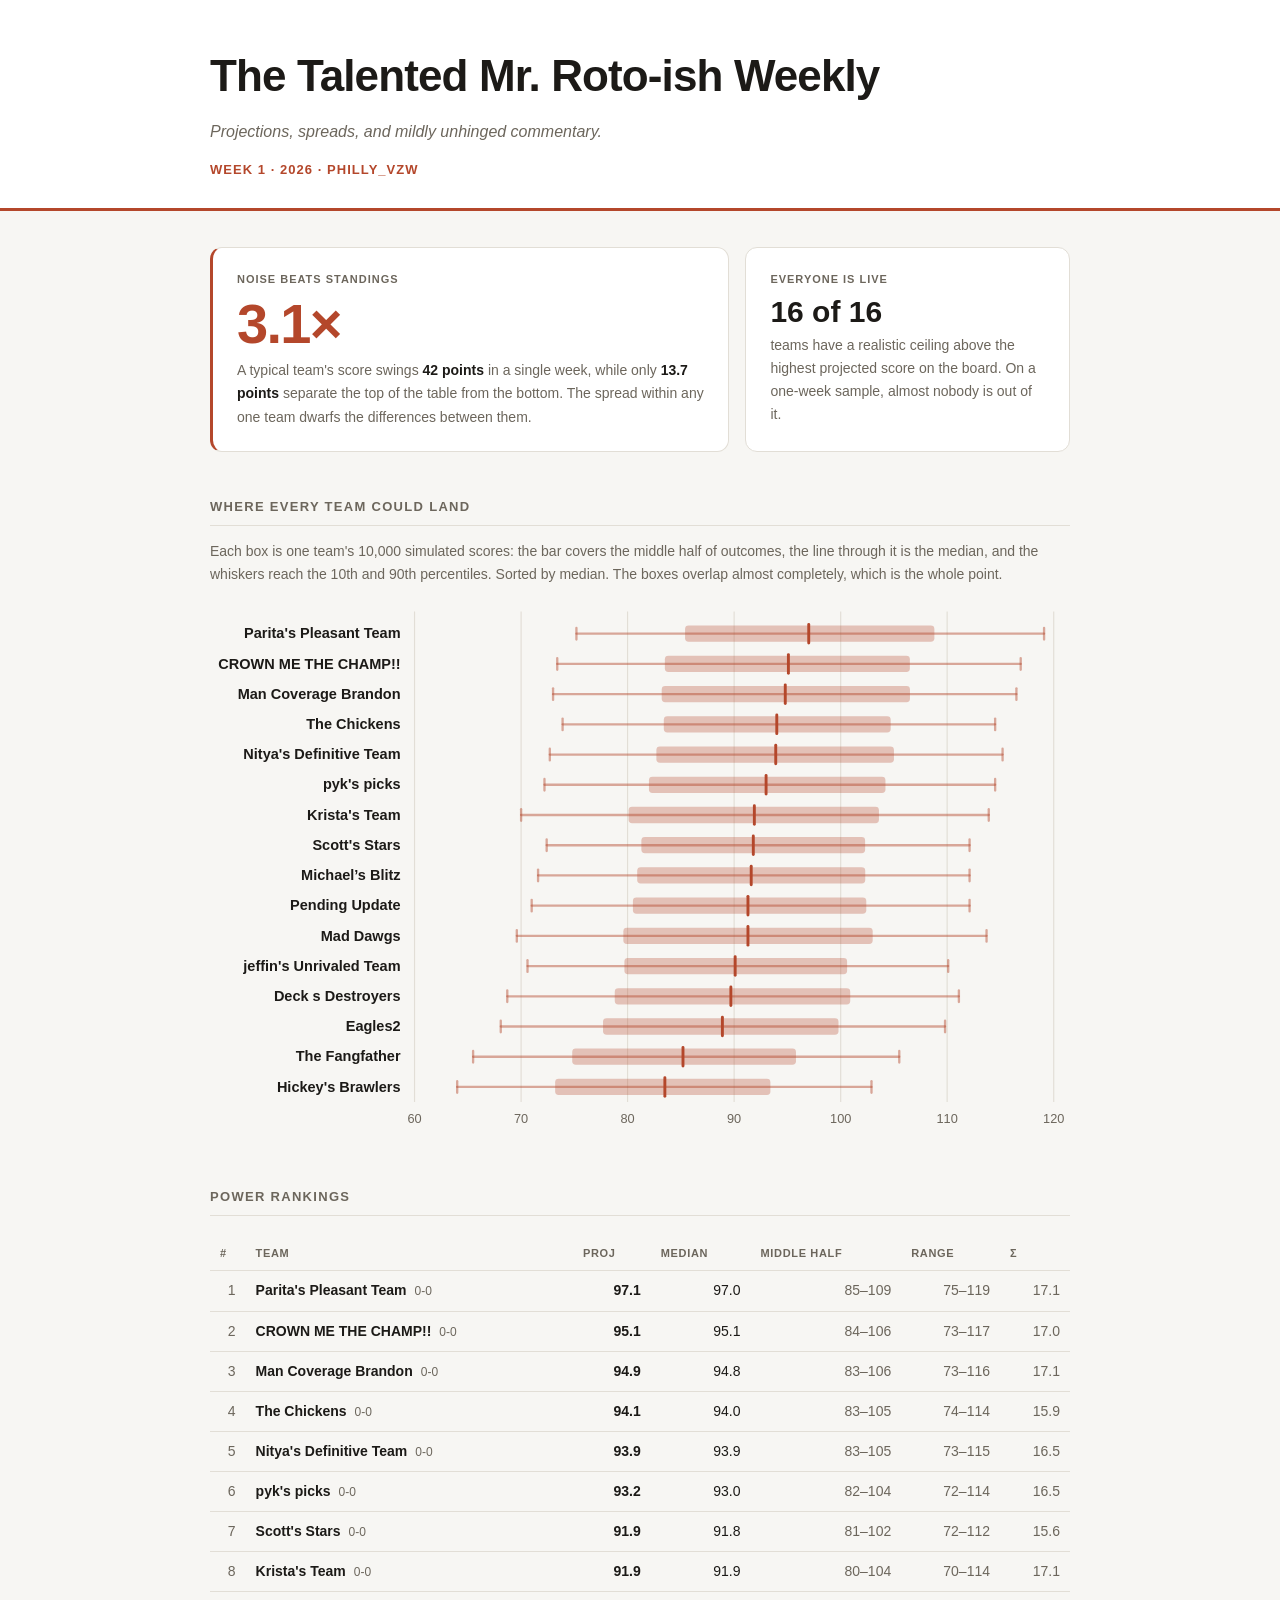
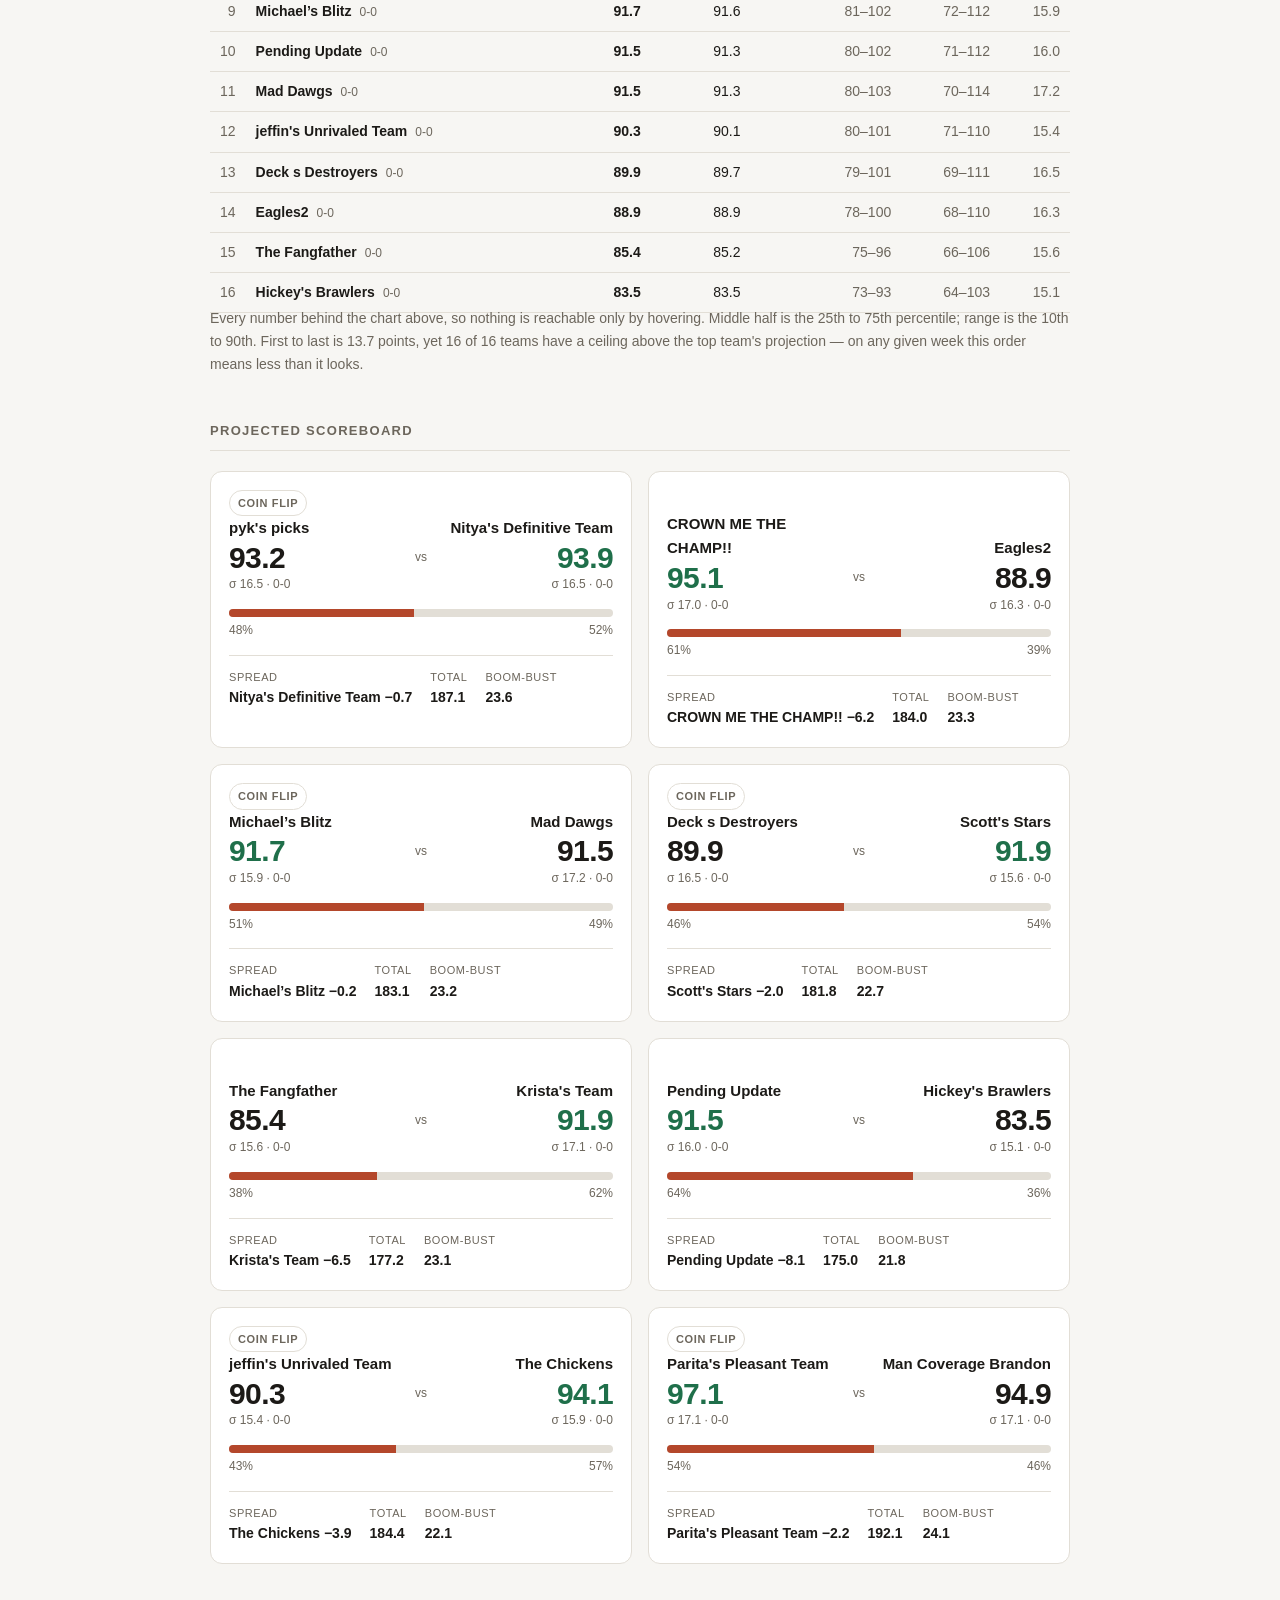
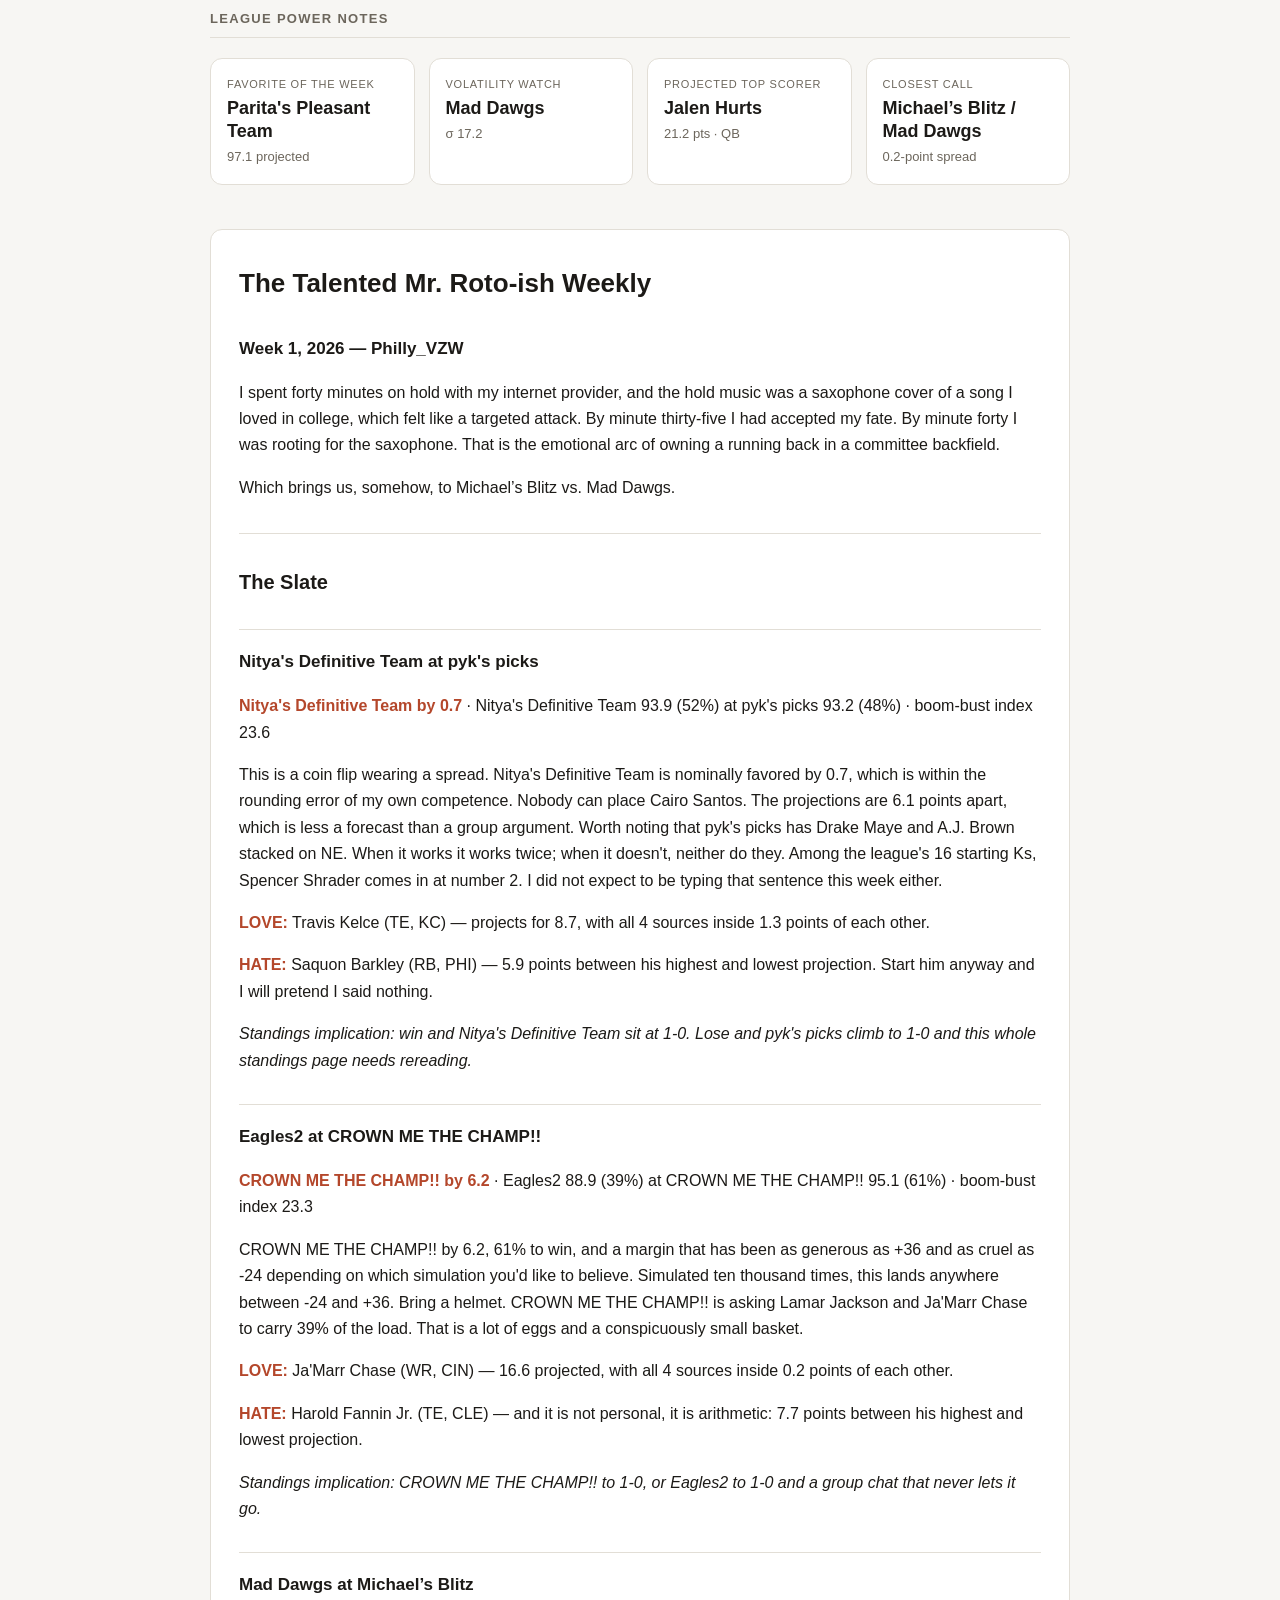
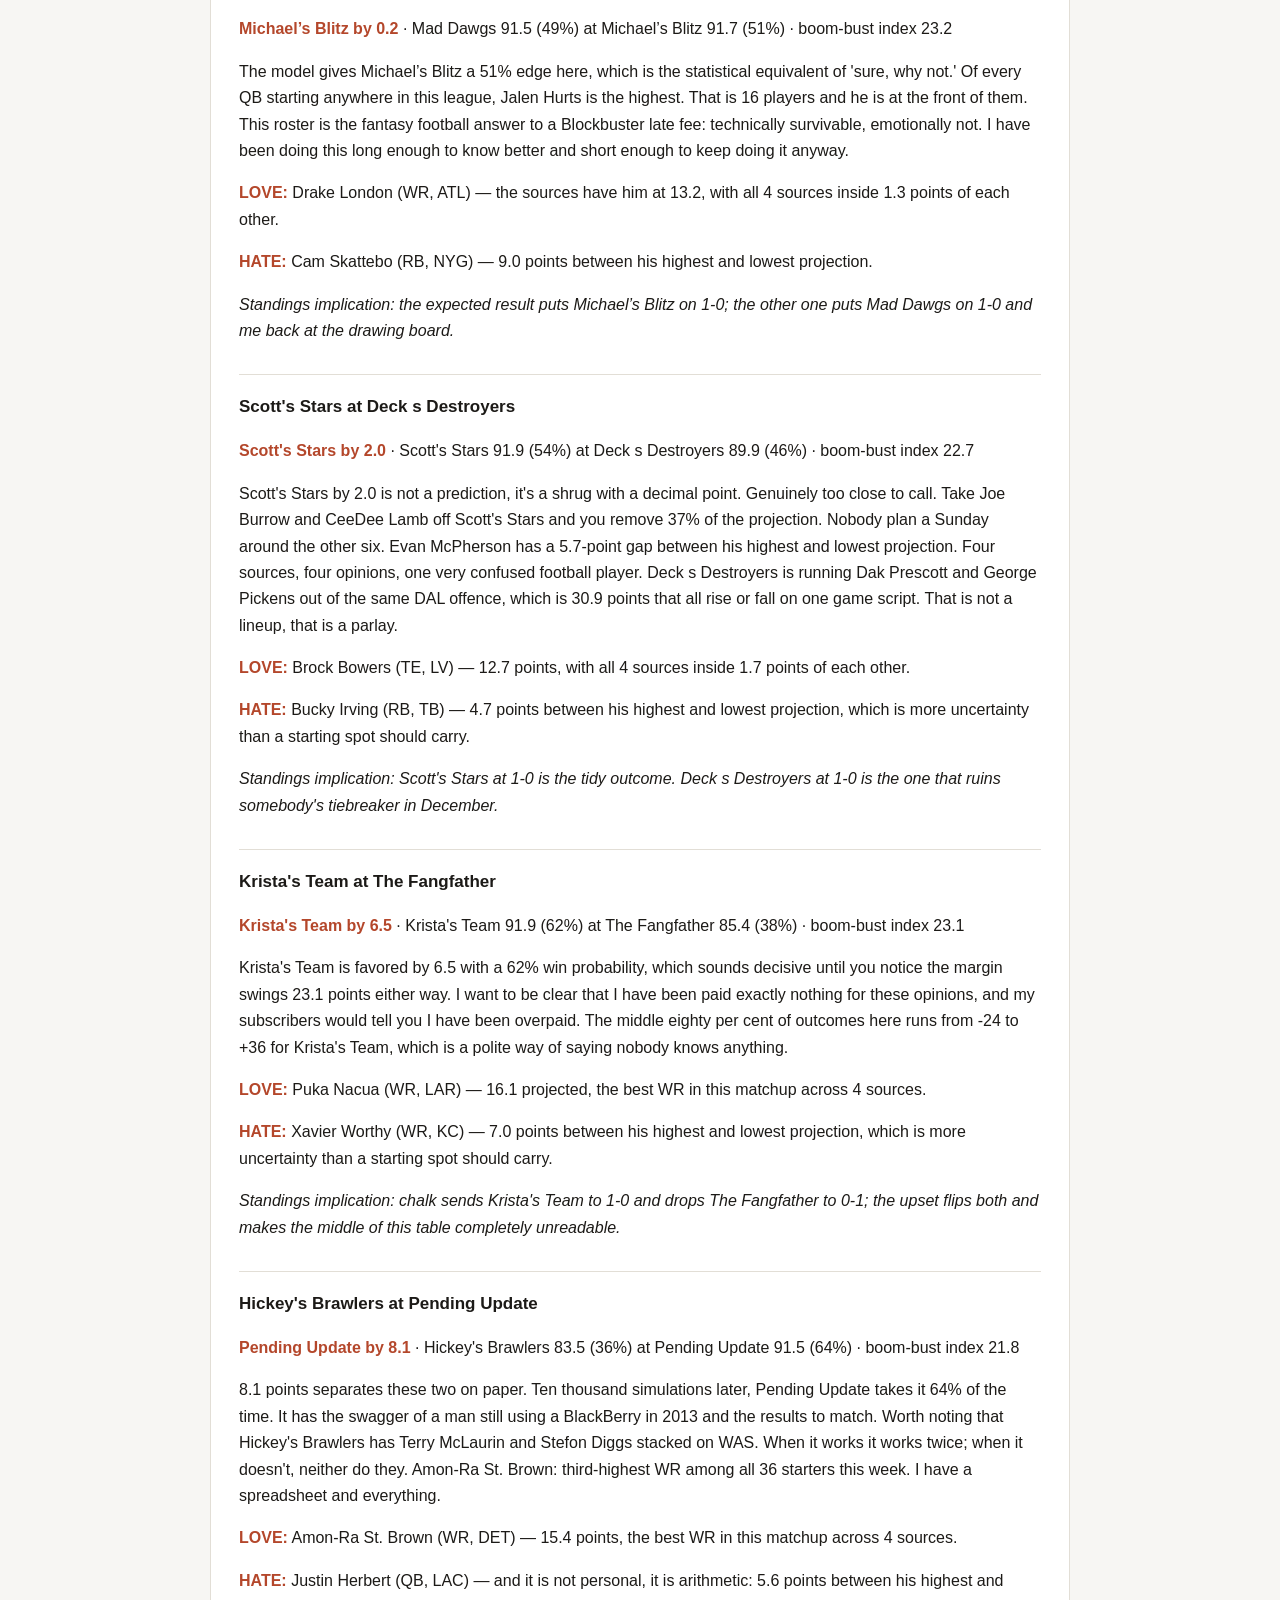
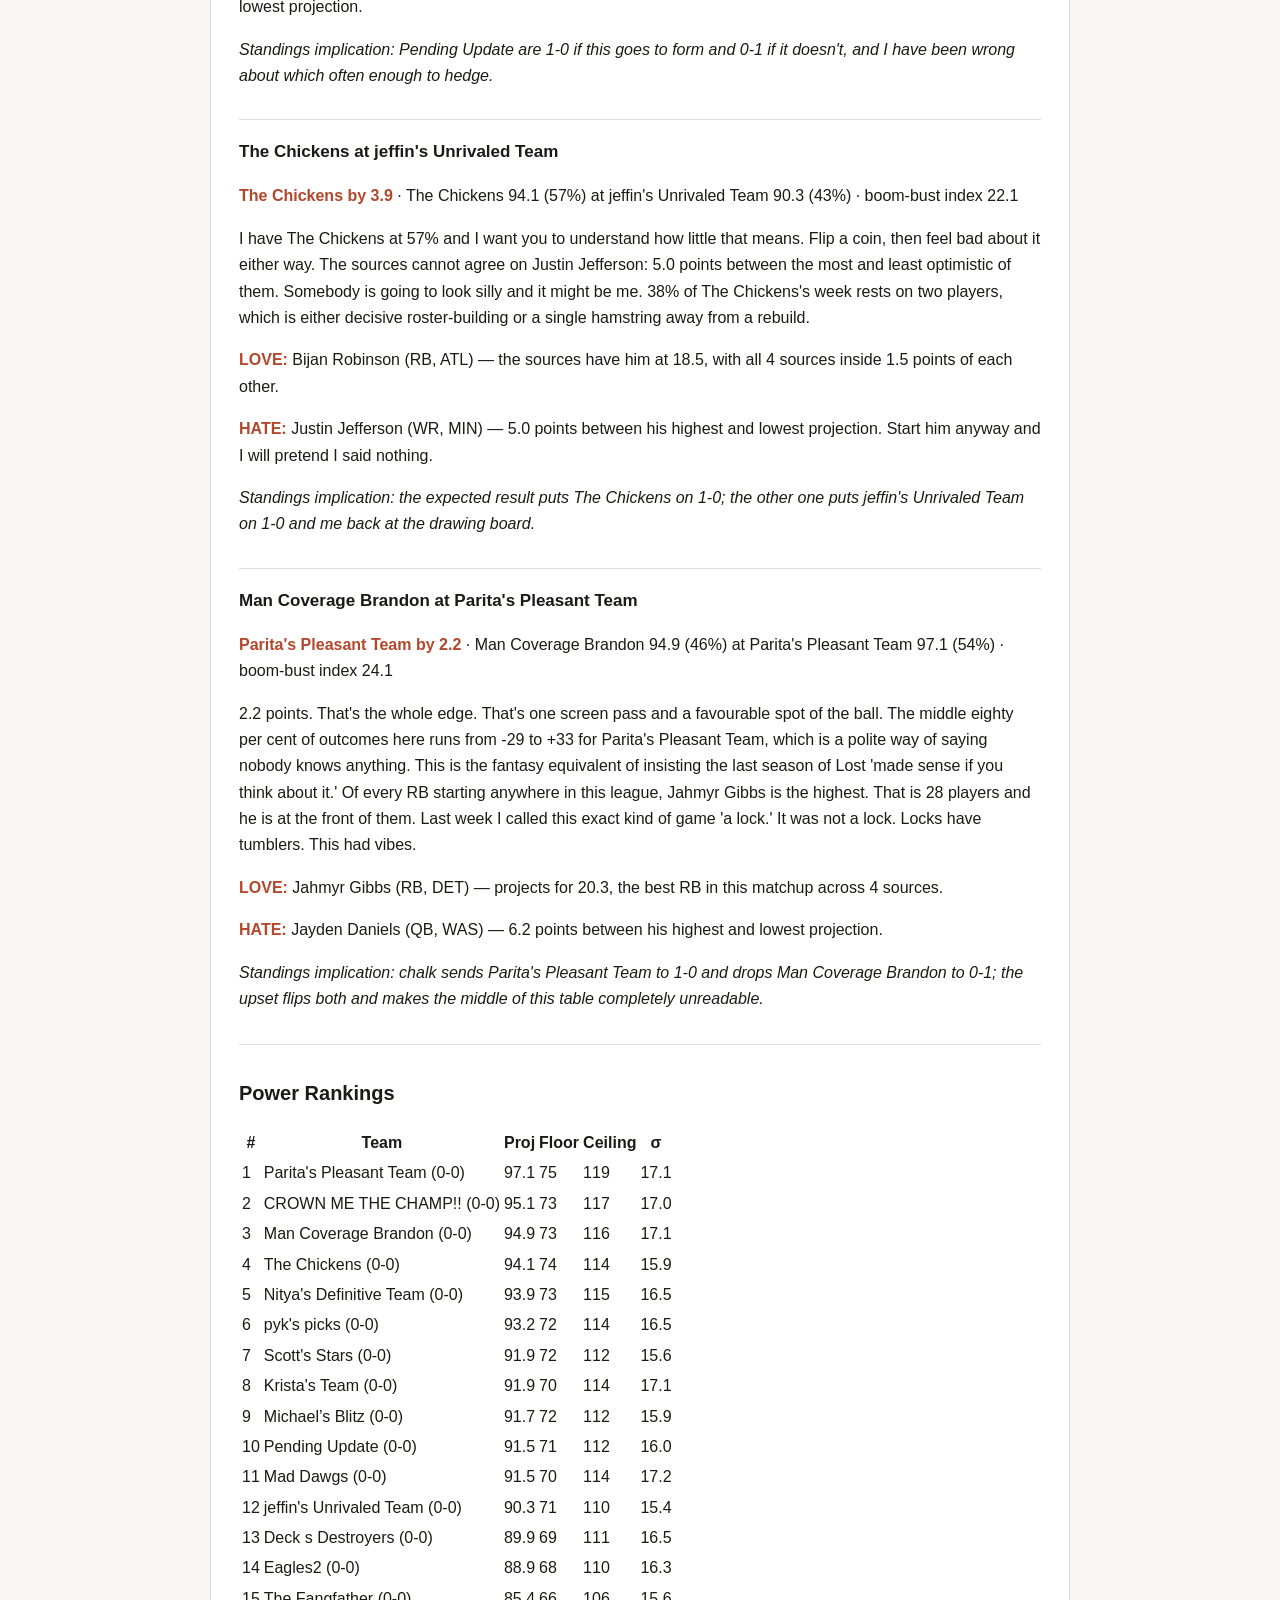
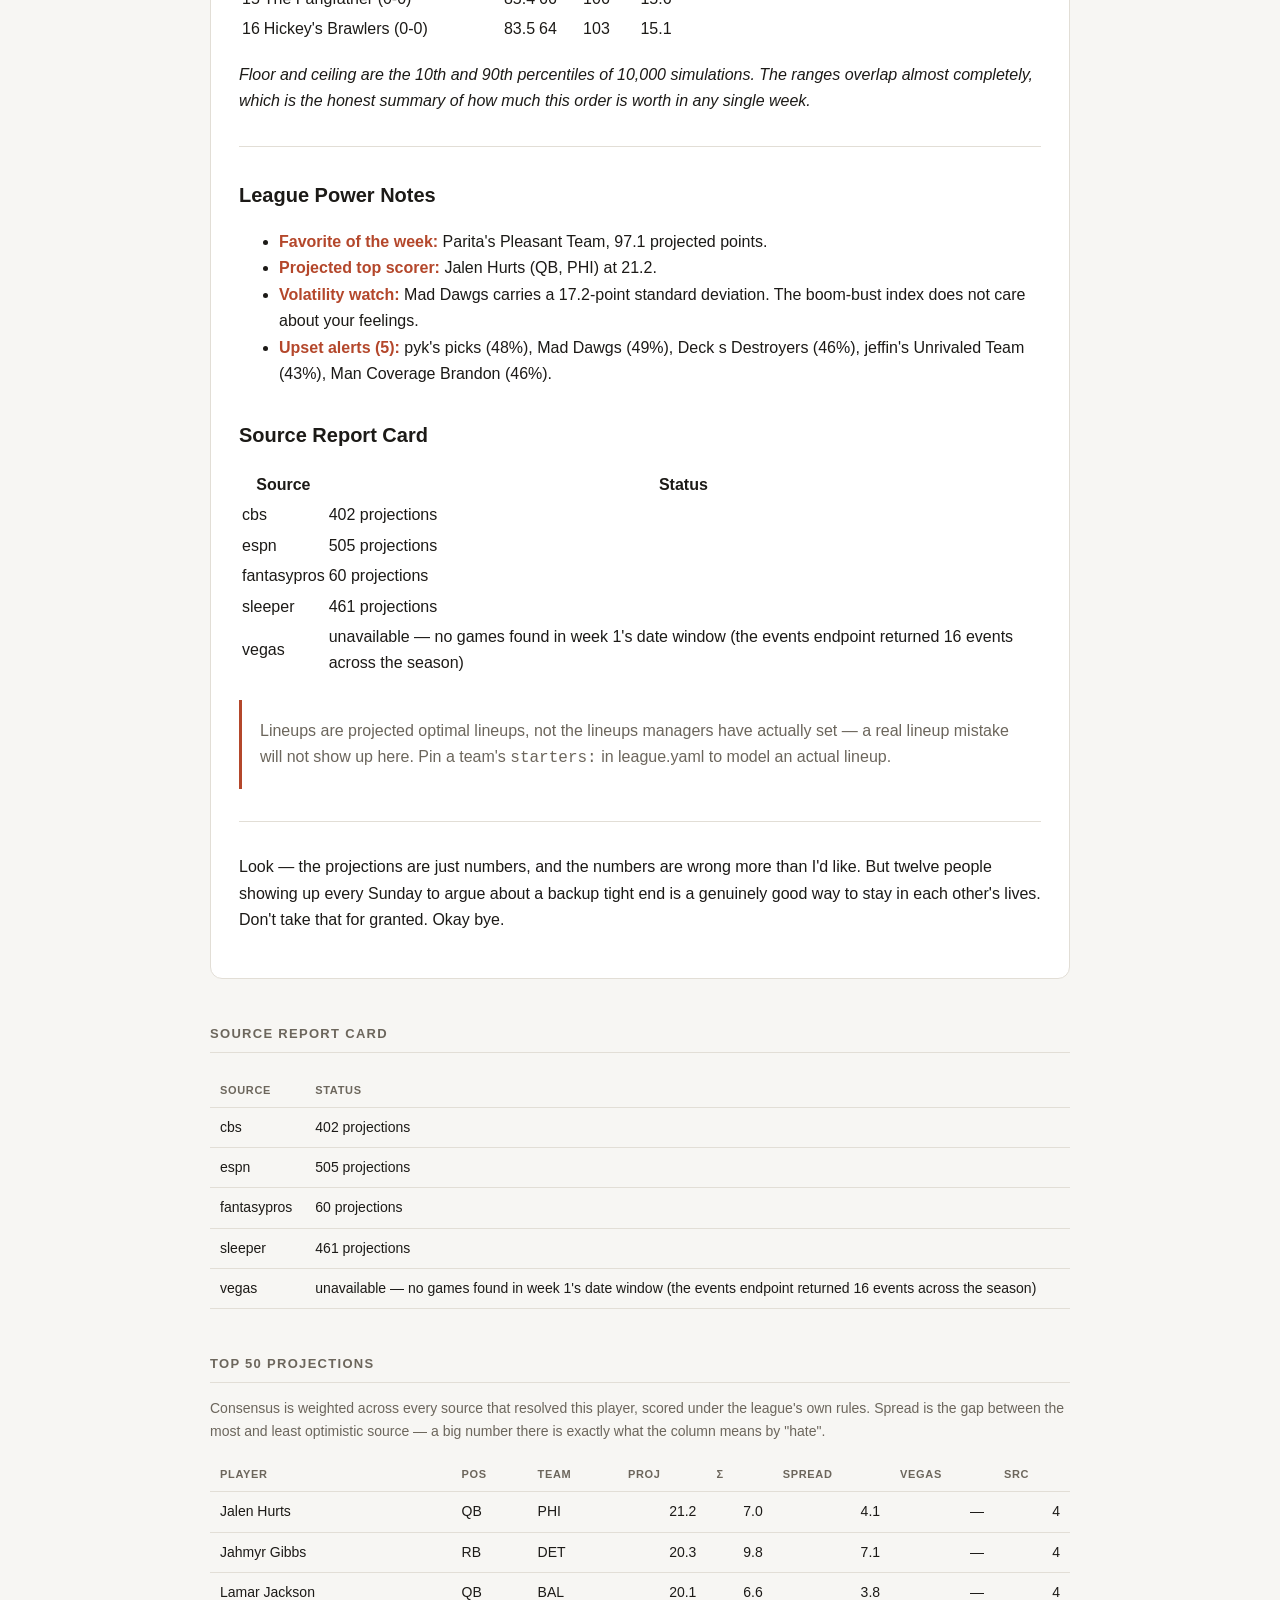
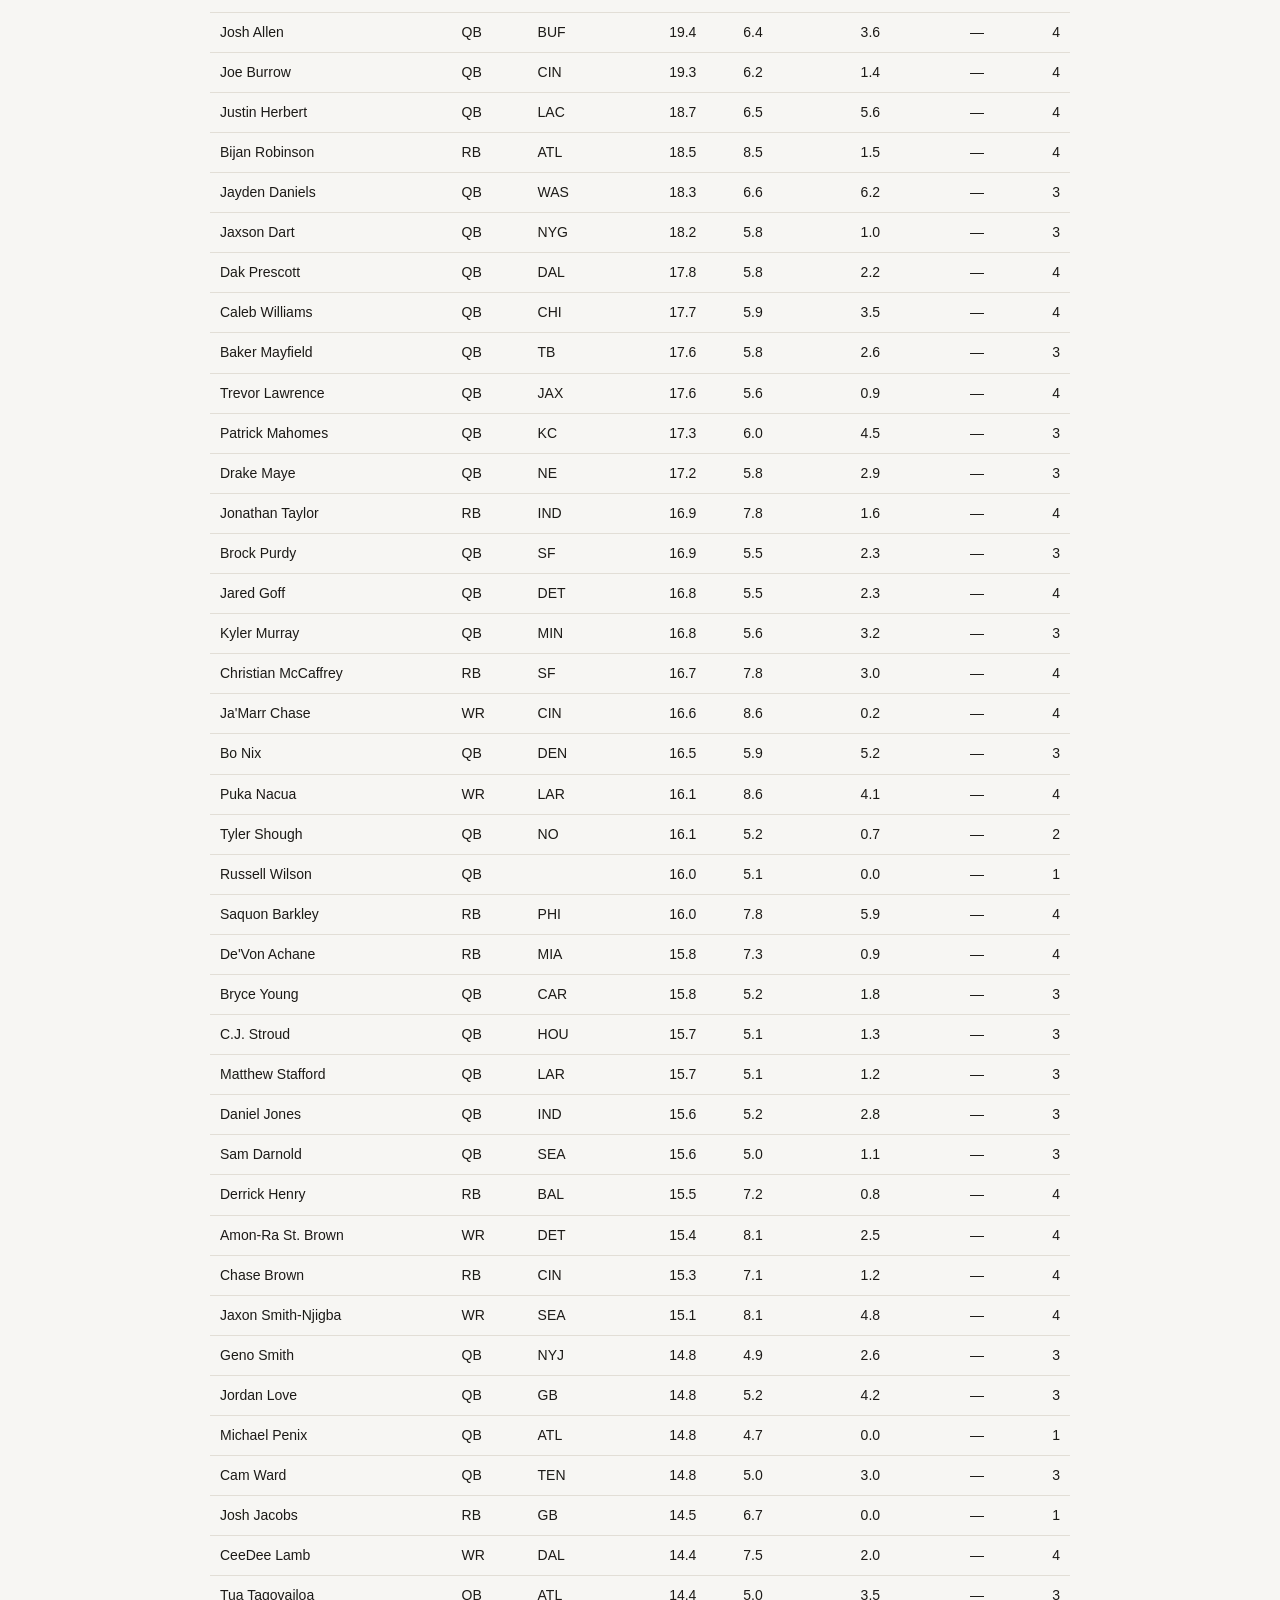
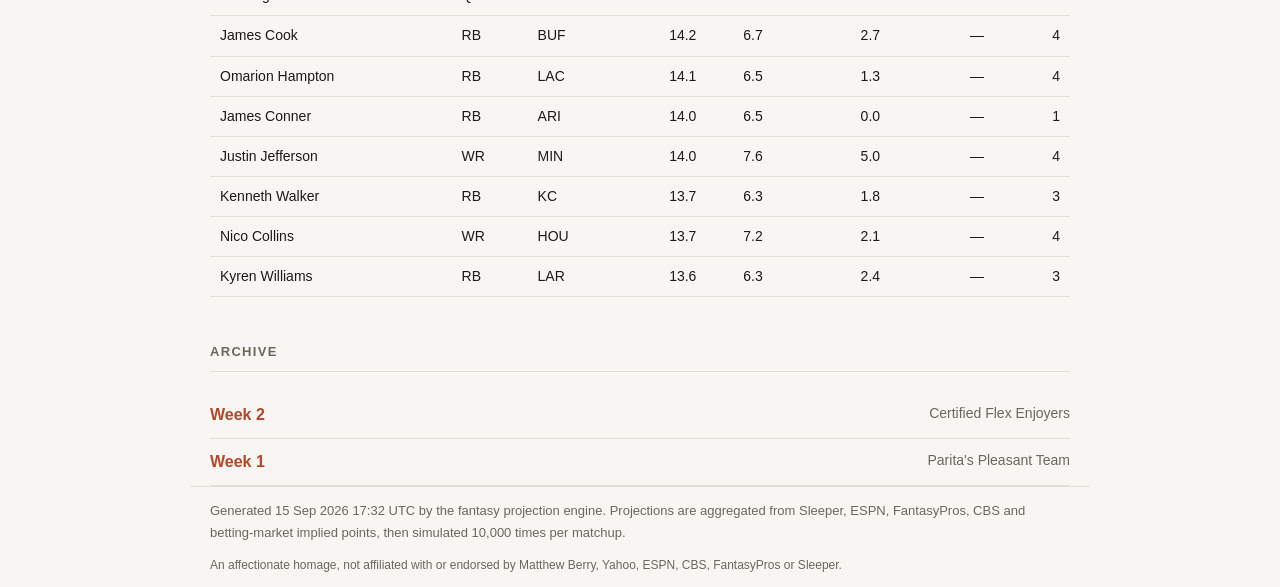
<file: docs/week-1.html>
<!DOCTYPE html>
<html lang="en">
<head>
<meta charset="utf-8">
<meta name="viewport" content="width=device-width, initial-scale=1">
<title>Week 1 — The Talented Mr. Roto-ish Weekly</title>
<meta name="description" content="Projections, spreads, and mildly unhinged commentary.">
<link rel="stylesheet" href="style.css">
</head>
<body>
<header class="masthead">
  <div class="wrap">
    <h1>The Talented Mr. Roto-ish Weekly</h1>
    <p class="tagline">Projections, spreads, and mildly unhinged commentary.</p>
    <p class="subtitle">Week 1 · 2026 · Philly_VZW</p>
  </div>
</header>
<main class="wrap">

<section class="exec">
  <div class="exec-hero">
    <span class="exec-label">Noise beats standings</span>
    <span class="exec-figure">3.1&times;</span>
    <p class="exec-sub">A typical team's score swings <strong>42 points</strong> in a
    single week, while only <strong>13.7 points</strong> separate the top of the table from
    the bottom. The spread within any one team dwarfs the differences between them.</p>
  </div>
  <div class="exec-tile">
    <span class="exec-label">Everyone is live</span>
    <span class="exec-tile-figure">16 of 16</span>
    <p class="exec-sub">teams have a realistic ceiling above the highest projected score on the
    board. On a one-week sample, almost nobody is out of it.</p>
  </div>
</section>
<section><h2 class="section-title">Where every team could land</h2><p class="note">Each box is one team's 10,000 simulated scores: the bar covers the middle half of outcomes, the line through it is the median, and the whiskers reach the 10th and 90th percentiles. Sorted by median. The boxes overlap almost completely, which is the whole point.</p><div class="scroll bp-wrap"><svg class="boxplot" viewBox="0 0 740 466" role="list" aria-label="Projected score distribution for each team" preserveAspectRatio="xMinYMin meet"><line class="bp-grid" x1="176.0" y1="10" x2="176.0" y2="432.0"/><text class="bp-tick" x="176.0" y="450.0">60</text><line class="bp-grid" x1="267.7" y1="10" x2="267.7" y2="432.0"/><text class="bp-tick" x="267.7" y="450.0">70</text><line class="bp-grid" x1="359.3" y1="10" x2="359.3" y2="432.0"/><text class="bp-tick" x="359.3" y="450.0">80</text><line class="bp-grid" x1="451.0" y1="10" x2="451.0" y2="432.0"/><text class="bp-tick" x="451.0" y="450.0">90</text><line class="bp-grid" x1="542.7" y1="10" x2="542.7" y2="432.0"/><text class="bp-tick" x="542.7" y="450.0">100</text><line class="bp-grid" x1="634.3" y1="10" x2="634.3" y2="432.0"/><text class="bp-tick" x="634.3" y="450.0">110</text><line class="bp-grid" x1="726.0" y1="10" x2="726.0" y2="432.0"/><text class="bp-tick" x="726.0" y="450.0">120</text><g class="bp-row" tabindex="0" role="listitem" data-readout="Parita&#x27;s Pleasant Team · median 97.0 · middle half 85–109 · range 75–119 · swing 44"><rect class="bp-hit" x="4" y="16.0" width="726" height="26"/><text class="bp-name" x="164" y="33.0">Parita&#x27;s Pleasant Team</text><line class="bp-whisker" x1="315.3" y1="29.0" x2="717.7" y2="29.0"/><line class="bp-cap" x1="315.3" y1="24.0" x2="315.3" y2="34.0"/><line class="bp-cap" x1="717.7" y1="24.0" x2="717.7" y2="34.0"/><rect class="bp-box" x="408.8" y="22.0" width="214.5" height="14" rx="3"/><line class="bp-median" x1="515.2" y1="21.0" x2="515.2" y2="37.0"/></g><g class="bp-row" tabindex="0" role="listitem" data-readout="CROWN ME THE CHAMP!! · median 95.1 · middle half 84–106 · range 73–117 · swing 44"><rect class="bp-hit" x="4" y="42.0" width="726" height="26"/><text class="bp-name" x="164" y="59.0">CROWN ME THE CHAMP!!</text><line class="bp-whisker" x1="298.8" y1="55.0" x2="697.6" y2="55.0"/><line class="bp-cap" x1="298.8" y1="50.0" x2="298.8" y2="60.0"/><line class="bp-cap" x1="697.6" y1="50.0" x2="697.6" y2="60.0"/><rect class="bp-box" x="391.4" y="48.0" width="210.8" height="14" rx="3"/><line class="bp-median" x1="497.7" y1="47.0" x2="497.7" y2="63.0"/></g><g class="bp-row" tabindex="0" role="listitem" data-readout="Man Coverage Brandon · median 94.8 · middle half 83–106 · range 73–116 · swing 44"><rect class="bp-hit" x="4" y="68.0" width="726" height="26"/><text class="bp-name" x="164" y="85.0">Man Coverage Brandon</text><line class="bp-whisker" x1="295.2" y1="81.0" x2="693.9" y2="81.0"/><line class="bp-cap" x1="295.2" y1="76.0" x2="295.2" y2="86.0"/><line class="bp-cap" x1="693.9" y1="76.0" x2="693.9" y2="86.0"/><rect class="bp-box" x="388.7" y="74.0" width="213.6" height="14" rx="3"/><line class="bp-median" x1="495.0" y1="73.0" x2="495.0" y2="89.0"/></g><g class="bp-row" tabindex="0" role="listitem" data-readout="The Chickens · median 94.0 · middle half 83–105 · range 74–114 · swing 41"><rect class="bp-hit" x="4" y="94.0" width="726" height="26"/><text class="bp-name" x="164" y="111.0">The Chickens</text><line class="bp-whisker" x1="303.4" y1="107.0" x2="675.6" y2="107.0"/><line class="bp-cap" x1="303.4" y1="102.0" x2="303.4" y2="112.0"/><line class="bp-cap" x1="675.6" y1="102.0" x2="675.6" y2="112.0"/><rect class="bp-box" x="390.5" y="100.0" width="195.2" height="14" rx="3"/><line class="bp-median" x1="487.7" y1="99.0" x2="487.7" y2="115.0"/></g><g class="bp-row" tabindex="0" role="listitem" data-readout="Nitya&#x27;s Definitive Team · median 93.9 · middle half 83–105 · range 73–115 · swing 42"><rect class="bp-hit" x="4" y="120.0" width="726" height="26"/><text class="bp-name" x="164" y="137.0">Nitya&#x27;s Definitive Team</text><line class="bp-whisker" x1="292.4" y1="133.0" x2="682.0" y2="133.0"/><line class="bp-cap" x1="292.4" y1="128.0" x2="292.4" y2="138.0"/><line class="bp-cap" x1="682.0" y1="128.0" x2="682.0" y2="138.0"/><rect class="bp-box" x="384.1" y="126.0" width="204.4" height="14" rx="3"/><line class="bp-median" x1="486.8" y1="125.0" x2="486.8" y2="141.0"/></g><g class="bp-row" tabindex="0" role="listitem" data-readout="pyk&#x27;s picks · median 93.0 · middle half 82–104 · range 72–114 · swing 42"><rect class="bp-hit" x="4" y="146.0" width="726" height="26"/><text class="bp-name" x="164" y="163.0">pyk&#x27;s picks</text><line class="bp-whisker" x1="287.8" y1="159.0" x2="675.6" y2="159.0"/><line class="bp-cap" x1="287.8" y1="154.0" x2="287.8" y2="164.0"/><line class="bp-cap" x1="675.6" y1="154.0" x2="675.6" y2="164.0"/><rect class="bp-box" x="377.7" y="152.0" width="203.5" height="14" rx="3"/><line class="bp-median" x1="478.5" y1="151.0" x2="478.5" y2="167.0"/></g><g class="bp-row" tabindex="0" role="listitem" data-readout="Krista&#x27;s Team · median 91.9 · middle half 80–104 · range 70–114 · swing 44"><rect class="bp-hit" x="4" y="172.0" width="726" height="26"/><text class="bp-name" x="164" y="189.0">Krista&#x27;s Team</text><line class="bp-whisker" x1="267.7" y1="185.0" x2="670.1" y2="185.0"/><line class="bp-cap" x1="267.7" y1="180.0" x2="267.7" y2="190.0"/><line class="bp-cap" x1="670.1" y1="180.0" x2="670.1" y2="190.0"/><rect class="bp-box" x="360.2" y="178.0" width="215.4" height="14" rx="3"/><line class="bp-median" x1="468.4" y1="177.0" x2="468.4" y2="193.0"/></g><g class="bp-row" tabindex="0" role="listitem" data-readout="Scott&#x27;s Stars · median 91.8 · middle half 81–102 · range 72–112 · swing 40"><rect class="bp-hit" x="4" y="198.0" width="726" height="26"/><text class="bp-name" x="164" y="215.0">Scott&#x27;s Stars</text><line class="bp-whisker" x1="289.7" y1="211.0" x2="653.6" y2="211.0"/><line class="bp-cap" x1="289.7" y1="206.0" x2="289.7" y2="216.0"/><line class="bp-cap" x1="653.6" y1="206.0" x2="653.6" y2="216.0"/><rect class="bp-box" x="371.2" y="204.0" width="192.5" height="14" rx="3"/><line class="bp-median" x1="467.5" y1="203.0" x2="467.5" y2="219.0"/></g><g class="bp-row" tabindex="0" role="listitem" data-readout="Michael’s Blitz · median 91.6 · middle half 81–102 · range 72–112 · swing 40"><rect class="bp-hit" x="4" y="224.0" width="726" height="26"/><text class="bp-name" x="164" y="241.0">Michael’s Blitz</text><line class="bp-whisker" x1="282.3" y1="237.0" x2="653.6" y2="237.0"/><line class="bp-cap" x1="282.3" y1="232.0" x2="282.3" y2="242.0"/><line class="bp-cap" x1="653.6" y1="232.0" x2="653.6" y2="242.0"/><rect class="bp-box" x="367.6" y="230.0" width="196.2" height="14" rx="3"/><line class="bp-median" x1="465.7" y1="229.0" x2="465.7" y2="245.0"/></g><g class="bp-row" tabindex="0" role="listitem" data-readout="Pending Update · median 91.3 · middle half 80–102 · range 71–112 · swing 41"><rect class="bp-hit" x="4" y="250.0" width="726" height="26"/><text class="bp-name" x="164" y="267.0">Pending Update</text><line class="bp-whisker" x1="276.8" y1="263.0" x2="653.6" y2="263.0"/><line class="bp-cap" x1="276.8" y1="258.0" x2="276.8" y2="268.0"/><line class="bp-cap" x1="653.6" y1="258.0" x2="653.6" y2="268.0"/><rect class="bp-box" x="363.9" y="256.0" width="200.8" height="14" rx="3"/><line class="bp-median" x1="462.9" y1="255.0" x2="462.9" y2="271.0"/></g><g class="bp-row" tabindex="0" role="listitem" data-readout="Mad Dawgs · median 91.3 · middle half 80–103 · range 70–114 · swing 44"><rect class="bp-hit" x="4" y="276.0" width="726" height="26"/><text class="bp-name" x="164" y="293.0">Mad Dawgs</text><line class="bp-whisker" x1="264.0" y1="289.0" x2="668.2" y2="289.0"/><line class="bp-cap" x1="264.0" y1="284.0" x2="264.0" y2="294.0"/><line class="bp-cap" x1="668.2" y1="284.0" x2="668.2" y2="294.0"/><rect class="bp-box" x="355.7" y="282.0" width="214.5" height="14" rx="3"/><line class="bp-median" x1="462.9" y1="281.0" x2="462.9" y2="297.0"/></g><g class="bp-row" tabindex="0" role="listitem" data-readout="jeffin&#x27;s Unrivaled Team · median 90.1 · middle half 80–101 · range 71–110 · swing 40"><rect class="bp-hit" x="4" y="302.0" width="726" height="26"/><text class="bp-name" x="164" y="319.0">jeffin&#x27;s Unrivaled Team</text><line class="bp-whisker" x1="273.2" y1="315.0" x2="635.2" y2="315.0"/><line class="bp-cap" x1="273.2" y1="310.0" x2="273.2" y2="320.0"/><line class="bp-cap" x1="635.2" y1="310.0" x2="635.2" y2="320.0"/><rect class="bp-box" x="356.6" y="308.0" width="191.6" height="14" rx="3"/><line class="bp-median" x1="451.9" y1="307.0" x2="451.9" y2="323.0"/></g><g class="bp-row" tabindex="0" role="listitem" data-readout="Deck s Destroyers · median 89.7 · middle half 79–101 · range 69–111 · swing 42"><rect class="bp-hit" x="4" y="328.0" width="726" height="26"/><text class="bp-name" x="164" y="345.0">Deck s Destroyers</text><line class="bp-whisker" x1="255.8" y1="341.0" x2="644.4" y2="341.0"/><line class="bp-cap" x1="255.8" y1="336.0" x2="255.8" y2="346.0"/><line class="bp-cap" x1="644.4" y1="336.0" x2="644.4" y2="346.0"/><rect class="bp-box" x="348.3" y="334.0" width="202.6" height="14" rx="3"/><line class="bp-median" x1="448.2" y1="333.0" x2="448.2" y2="349.0"/></g><g class="bp-row" tabindex="0" role="listitem" data-readout="Eagles2 · median 88.9 · middle half 78–100 · range 68–110 · swing 42"><rect class="bp-hit" x="4" y="354.0" width="726" height="26"/><text class="bp-name" x="164" y="371.0">Eagles2</text><line class="bp-whisker" x1="250.2" y1="367.0" x2="632.5" y2="367.0"/><line class="bp-cap" x1="250.2" y1="362.0" x2="250.2" y2="372.0"/><line class="bp-cap" x1="632.5" y1="362.0" x2="632.5" y2="372.0"/><rect class="bp-box" x="338.2" y="360.0" width="202.6" height="14" rx="3"/><line class="bp-median" x1="440.9" y1="359.0" x2="440.9" y2="375.0"/></g><g class="bp-row" tabindex="0" role="listitem" data-readout="The Fangfather · median 85.2 · middle half 75–96 · range 66–106 · swing 40"><rect class="bp-hit" x="4" y="380.0" width="726" height="26"/><text class="bp-name" x="164" y="397.0">The Fangfather</text><line class="bp-whisker" x1="226.4" y1="393.0" x2="593.1" y2="393.0"/><line class="bp-cap" x1="226.4" y1="388.0" x2="226.4" y2="398.0"/><line class="bp-cap" x1="593.1" y1="388.0" x2="593.1" y2="398.0"/><rect class="bp-box" x="311.7" y="386.0" width="192.5" height="14" rx="3"/><line class="bp-median" x1="407.0" y1="385.0" x2="407.0" y2="401.0"/></g><g class="bp-row" tabindex="0" role="listitem" data-readout="Hickey&#x27;s Brawlers · median 83.5 · middle half 73–93 · range 64–103 · swing 39"><rect class="bp-hit" x="4" y="406.0" width="726" height="26"/><text class="bp-name" x="164" y="423.0">Hickey&#x27;s Brawlers</text><line class="bp-whisker" x1="212.7" y1="419.0" x2="569.2" y2="419.0"/><line class="bp-cap" x1="212.7" y1="414.0" x2="212.7" y2="424.0"/><line class="bp-cap" x1="569.2" y1="414.0" x2="569.2" y2="424.0"/><rect class="bp-box" x="297.0" y="412.0" width="185.2" height="14" rx="3"/><line class="bp-median" x1="391.4" y1="411.0" x2="391.4" y2="427.0"/></g></svg></div><div class="bp-tip" id="bp-tip" role="status" aria-live="polite" hidden></div></section>
<section><h2 class="section-title">Power Rankings</h2><div class="scroll"><table class="data rankings"><thead><tr><th class='num'>#</th><th>Team</th><th class='num'>Proj</th><th class='num'>Median</th><th class='num'>Middle half</th><th class='num'>Range</th><th class='num'>&sigma;</th></tr></thead><tbody><tr><td class='num rank'>1</td><td class='rank-team'>Parita&#x27;s Pleasant Team<span class='rank-record'>0-0</span></td><td class='num strong'>97.1</td><td class='num'>97.0</td><td class='num muted'>85&ndash;109</td><td class='num muted'>75&ndash;119</td><td class='num muted'>17.1</td></tr><tr><td class='num rank'>2</td><td class='rank-team'>CROWN ME THE CHAMP!!<span class='rank-record'>0-0</span></td><td class='num strong'>95.1</td><td class='num'>95.1</td><td class='num muted'>84&ndash;106</td><td class='num muted'>73&ndash;117</td><td class='num muted'>17.0</td></tr><tr><td class='num rank'>3</td><td class='rank-team'>Man Coverage Brandon<span class='rank-record'>0-0</span></td><td class='num strong'>94.9</td><td class='num'>94.8</td><td class='num muted'>83&ndash;106</td><td class='num muted'>73&ndash;116</td><td class='num muted'>17.1</td></tr><tr><td class='num rank'>4</td><td class='rank-team'>The Chickens<span class='rank-record'>0-0</span></td><td class='num strong'>94.1</td><td class='num'>94.0</td><td class='num muted'>83&ndash;105</td><td class='num muted'>74&ndash;114</td><td class='num muted'>15.9</td></tr><tr><td class='num rank'>5</td><td class='rank-team'>Nitya&#x27;s Definitive Team<span class='rank-record'>0-0</span></td><td class='num strong'>93.9</td><td class='num'>93.9</td><td class='num muted'>83&ndash;105</td><td class='num muted'>73&ndash;115</td><td class='num muted'>16.5</td></tr><tr><td class='num rank'>6</td><td class='rank-team'>pyk&#x27;s picks<span class='rank-record'>0-0</span></td><td class='num strong'>93.2</td><td class='num'>93.0</td><td class='num muted'>82&ndash;104</td><td class='num muted'>72&ndash;114</td><td class='num muted'>16.5</td></tr><tr><td class='num rank'>7</td><td class='rank-team'>Scott&#x27;s Stars<span class='rank-record'>0-0</span></td><td class='num strong'>91.9</td><td class='num'>91.8</td><td class='num muted'>81&ndash;102</td><td class='num muted'>72&ndash;112</td><td class='num muted'>15.6</td></tr><tr><td class='num rank'>8</td><td class='rank-team'>Krista&#x27;s Team<span class='rank-record'>0-0</span></td><td class='num strong'>91.9</td><td class='num'>91.9</td><td class='num muted'>80&ndash;104</td><td class='num muted'>70&ndash;114</td><td class='num muted'>17.1</td></tr><tr><td class='num rank'>9</td><td class='rank-team'>Michael’s Blitz<span class='rank-record'>0-0</span></td><td class='num strong'>91.7</td><td class='num'>91.6</td><td class='num muted'>81&ndash;102</td><td class='num muted'>72&ndash;112</td><td class='num muted'>15.9</td></tr><tr><td class='num rank'>10</td><td class='rank-team'>Pending Update<span class='rank-record'>0-0</span></td><td class='num strong'>91.5</td><td class='num'>91.3</td><td class='num muted'>80&ndash;102</td><td class='num muted'>71&ndash;112</td><td class='num muted'>16.0</td></tr><tr><td class='num rank'>11</td><td class='rank-team'>Mad Dawgs<span class='rank-record'>0-0</span></td><td class='num strong'>91.5</td><td class='num'>91.3</td><td class='num muted'>80&ndash;103</td><td class='num muted'>70&ndash;114</td><td class='num muted'>17.2</td></tr><tr><td class='num rank'>12</td><td class='rank-team'>jeffin&#x27;s Unrivaled Team<span class='rank-record'>0-0</span></td><td class='num strong'>90.3</td><td class='num'>90.1</td><td class='num muted'>80&ndash;101</td><td class='num muted'>71&ndash;110</td><td class='num muted'>15.4</td></tr><tr><td class='num rank'>13</td><td class='rank-team'>Deck s Destroyers<span class='rank-record'>0-0</span></td><td class='num strong'>89.9</td><td class='num'>89.7</td><td class='num muted'>79&ndash;101</td><td class='num muted'>69&ndash;111</td><td class='num muted'>16.5</td></tr><tr><td class='num rank'>14</td><td class='rank-team'>Eagles2<span class='rank-record'>0-0</span></td><td class='num strong'>88.9</td><td class='num'>88.9</td><td class='num muted'>78&ndash;100</td><td class='num muted'>68&ndash;110</td><td class='num muted'>16.3</td></tr><tr><td class='num rank'>15</td><td class='rank-team'>The Fangfather<span class='rank-record'>0-0</span></td><td class='num strong'>85.4</td><td class='num'>85.2</td><td class='num muted'>75&ndash;96</td><td class='num muted'>66&ndash;106</td><td class='num muted'>15.6</td></tr><tr><td class='num rank'>16</td><td class='rank-team'>Hickey&#x27;s Brawlers<span class='rank-record'>0-0</span></td><td class='num strong'>83.5</td><td class='num'>83.5</td><td class='num muted'>73&ndash;93</td><td class='num muted'>64&ndash;103</td><td class='num muted'>15.1</td></tr></tbody></table></div><p class="note">Every number behind the chart above, so nothing is reachable only by hovering. Middle half is the 25th to 75th percentile; range is the 10th to 90th. First to last is 13.7 points, yet 16 of 16 teams have a ceiling above the top team's projection — on any given week this order means less than it looks.</p></section>
<section><h2 class="section-title">Projected Scoreboard</h2><div class="grid">
<article class="card">
  <div class="card-tags"><span class="tag tag-flip">Coin flip</span></div>
  <div class="teams">
    <div class="team team-home ">
      <span class="team-name">pyk&#x27;s picks</span>
      <span class="team-score">93.2</span>
      <span class="team-meta">&sigma; 16.5 · 0-0</span>
    </div>
    <div class="vs">vs</div>
    <div class="team team-away lead">
      <span class="team-name">Nitya&#x27;s Definitive Team</span>
      <span class="team-score">93.9</span>
      <span class="team-meta">&sigma; 16.5 · 0-0</span>
    </div>
  </div>
  <div class="winbar" role="img" aria-label="pyk&#x27;s picks 48 percent, Nitya&#x27;s Definitive Team 52 percent">
    <div class="winbar-home" style="width:48.1%"></div>
  </div>
  <div class="winbar-labels"><span>48%</span><span>52%</span></div>
  <dl class="stats">
    <div><dt>Spread</dt><dd>Nitya&#x27;s Definitive Team &minus;0.7</dd></div>
    <div><dt>Total</dt><dd>187.1</dd></div>
    <div><dt>Boom-bust</dt><dd>23.6</dd></div>
  </dl>
</article>
<article class="card">
  <div class="card-tags"></div>
  <div class="teams">
    <div class="team team-home lead">
      <span class="team-name">CROWN ME THE CHAMP!!</span>
      <span class="team-score">95.1</span>
      <span class="team-meta">&sigma; 17.0 · 0-0</span>
    </div>
    <div class="vs">vs</div>
    <div class="team team-away ">
      <span class="team-name">Eagles2</span>
      <span class="team-score">88.9</span>
      <span class="team-meta">&sigma; 16.3 · 0-0</span>
    </div>
  </div>
  <div class="winbar" role="img" aria-label="CROWN ME THE CHAMP!! 61 percent, Eagles2 39 percent">
    <div class="winbar-home" style="width:60.9%"></div>
  </div>
  <div class="winbar-labels"><span>61%</span><span>39%</span></div>
  <dl class="stats">
    <div><dt>Spread</dt><dd>CROWN ME THE CHAMP!! &minus;6.2</dd></div>
    <div><dt>Total</dt><dd>184.0</dd></div>
    <div><dt>Boom-bust</dt><dd>23.3</dd></div>
  </dl>
</article>
<article class="card">
  <div class="card-tags"><span class="tag tag-flip">Coin flip</span></div>
  <div class="teams">
    <div class="team team-home lead">
      <span class="team-name">Michael’s Blitz</span>
      <span class="team-score">91.7</span>
      <span class="team-meta">&sigma; 15.9 · 0-0</span>
    </div>
    <div class="vs">vs</div>
    <div class="team team-away ">
      <span class="team-name">Mad Dawgs</span>
      <span class="team-score">91.5</span>
      <span class="team-meta">&sigma; 17.2 · 0-0</span>
    </div>
  </div>
  <div class="winbar" role="img" aria-label="Michael’s Blitz 51 percent, Mad Dawgs 49 percent">
    <div class="winbar-home" style="width:50.9%"></div>
  </div>
  <div class="winbar-labels"><span>51%</span><span>49%</span></div>
  <dl class="stats">
    <div><dt>Spread</dt><dd>Michael’s Blitz &minus;0.2</dd></div>
    <div><dt>Total</dt><dd>183.1</dd></div>
    <div><dt>Boom-bust</dt><dd>23.2</dd></div>
  </dl>
</article>
<article class="card">
  <div class="card-tags"><span class="tag tag-flip">Coin flip</span></div>
  <div class="teams">
    <div class="team team-home ">
      <span class="team-name">Deck s Destroyers</span>
      <span class="team-score">89.9</span>
      <span class="team-meta">&sigma; 16.5 · 0-0</span>
    </div>
    <div class="vs">vs</div>
    <div class="team team-away lead">
      <span class="team-name">Scott&#x27;s Stars</span>
      <span class="team-score">91.9</span>
      <span class="team-meta">&sigma; 15.6 · 0-0</span>
    </div>
  </div>
  <div class="winbar" role="img" aria-label="Deck s Destroyers 46 percent, Scott&#x27;s Stars 54 percent">
    <div class="winbar-home" style="width:46.1%"></div>
  </div>
  <div class="winbar-labels"><span>46%</span><span>54%</span></div>
  <dl class="stats">
    <div><dt>Spread</dt><dd>Scott&#x27;s Stars &minus;2.0</dd></div>
    <div><dt>Total</dt><dd>181.8</dd></div>
    <div><dt>Boom-bust</dt><dd>22.7</dd></div>
  </dl>
</article>
<article class="card">
  <div class="card-tags"></div>
  <div class="teams">
    <div class="team team-home ">
      <span class="team-name">The Fangfather</span>
      <span class="team-score">85.4</span>
      <span class="team-meta">&sigma; 15.6 · 0-0</span>
    </div>
    <div class="vs">vs</div>
    <div class="team team-away lead">
      <span class="team-name">Krista&#x27;s Team</span>
      <span class="team-score">91.9</span>
      <span class="team-meta">&sigma; 17.1 · 0-0</span>
    </div>
  </div>
  <div class="winbar" role="img" aria-label="The Fangfather 38 percent, Krista&#x27;s Team 62 percent">
    <div class="winbar-home" style="width:38.5%"></div>
  </div>
  <div class="winbar-labels"><span>38%</span><span>62%</span></div>
  <dl class="stats">
    <div><dt>Spread</dt><dd>Krista&#x27;s Team &minus;6.5</dd></div>
    <div><dt>Total</dt><dd>177.2</dd></div>
    <div><dt>Boom-bust</dt><dd>23.1</dd></div>
  </dl>
</article>
<article class="card">
  <div class="card-tags"></div>
  <div class="teams">
    <div class="team team-home lead">
      <span class="team-name">Pending Update</span>
      <span class="team-score">91.5</span>
      <span class="team-meta">&sigma; 16.0 · 0-0</span>
    </div>
    <div class="vs">vs</div>
    <div class="team team-away ">
      <span class="team-name">Hickey&#x27;s Brawlers</span>
      <span class="team-score">83.5</span>
      <span class="team-meta">&sigma; 15.1 · 0-0</span>
    </div>
  </div>
  <div class="winbar" role="img" aria-label="Pending Update 64 percent, Hickey&#x27;s Brawlers 36 percent">
    <div class="winbar-home" style="width:64.1%"></div>
  </div>
  <div class="winbar-labels"><span>64%</span><span>36%</span></div>
  <dl class="stats">
    <div><dt>Spread</dt><dd>Pending Update &minus;8.1</dd></div>
    <div><dt>Total</dt><dd>175.0</dd></div>
    <div><dt>Boom-bust</dt><dd>21.8</dd></div>
  </dl>
</article>
<article class="card">
  <div class="card-tags"><span class="tag tag-flip">Coin flip</span></div>
  <div class="teams">
    <div class="team team-home ">
      <span class="team-name">jeffin&#x27;s Unrivaled Team</span>
      <span class="team-score">90.3</span>
      <span class="team-meta">&sigma; 15.4 · 0-0</span>
    </div>
    <div class="vs">vs</div>
    <div class="team team-away lead">
      <span class="team-name">The Chickens</span>
      <span class="team-score">94.1</span>
      <span class="team-meta">&sigma; 15.9 · 0-0</span>
    </div>
  </div>
  <div class="winbar" role="img" aria-label="jeffin&#x27;s Unrivaled Team 43 percent, The Chickens 57 percent">
    <div class="winbar-home" style="width:43.5%"></div>
  </div>
  <div class="winbar-labels"><span>43%</span><span>57%</span></div>
  <dl class="stats">
    <div><dt>Spread</dt><dd>The Chickens &minus;3.9</dd></div>
    <div><dt>Total</dt><dd>184.4</dd></div>
    <div><dt>Boom-bust</dt><dd>22.1</dd></div>
  </dl>
</article>
<article class="card">
  <div class="card-tags"><span class="tag tag-flip">Coin flip</span></div>
  <div class="teams">
    <div class="team team-home lead">
      <span class="team-name">Parita&#x27;s Pleasant Team</span>
      <span class="team-score">97.1</span>
      <span class="team-meta">&sigma; 17.1 · 0-0</span>
    </div>
    <div class="vs">vs</div>
    <div class="team team-away ">
      <span class="team-name">Man Coverage Brandon</span>
      <span class="team-score">94.9</span>
      <span class="team-meta">&sigma; 17.1 · 0-0</span>
    </div>
  </div>
  <div class="winbar" role="img" aria-label="Parita&#x27;s Pleasant Team 54 percent, Man Coverage Brandon 46 percent">
    <div class="winbar-home" style="width:53.9%"></div>
  </div>
  <div class="winbar-labels"><span>54%</span><span>46%</span></div>
  <dl class="stats">
    <div><dt>Spread</dt><dd>Parita&#x27;s Pleasant Team &minus;2.2</dd></div>
    <div><dt>Total</dt><dd>192.1</dd></div>
    <div><dt>Boom-bust</dt><dd>24.1</dd></div>
  </dl>
</article></div></section>
<section><h2 class="section-title">League Power Notes</h2><div class="tiles"><div class="tile"><span class="tile-label">Favorite of the week</span><span class="tile-value">Parita&#x27;s Pleasant Team</span><span class="tile-sub">97.1 projected</span></div><div class="tile"><span class="tile-label">Volatility watch</span><span class="tile-value">Mad Dawgs</span><span class="tile-sub">&sigma; 17.2</span></div><div class="tile"><span class="tile-label">Projected top scorer</span><span class="tile-value">Jalen Hurts</span><span class="tile-sub">21.2 pts · QB</span></div><div class="tile"><span class="tile-label">Closest call</span><span class="tile-value">Michael’s Blitz / Mad Dawgs</span><span class="tile-sub">0.2-point spread</span></div></div></section>
<section class="column"><h1>The Talented Mr. Roto-ish Weekly</h1>
<h3>Week 1, 2026 — Philly_VZW</h3>
<p>I spent forty minutes on hold with my internet provider, and the hold music was a saxophone cover of a song I loved in college, which felt like a targeted attack. By minute thirty-five I had accepted my fate. By minute forty I was rooting for the saxophone. That is the emotional arc of owning a running back in a committee backfield.</p>
<p>Which brings us, somehow, to Michael’s Blitz vs. Mad Dawgs.</p>
<hr>
<h2>The Slate</h2>
<h3>Nitya's Definitive Team at pyk's picks</h3>
<p><strong>Nitya's Definitive Team by 0.7</strong> · Nitya's Definitive Team 93.9 (52%) at pyk's picks 93.2 (48%) · boom-bust index 23.6</p>
<p>This is a coin flip wearing a spread. Nitya's Definitive Team is nominally favored by 0.7, which is within the rounding error of my own competence. Nobody can place Cairo Santos. The projections are 6.1 points apart, which is less a forecast than a group argument. Worth noting that pyk's picks has Drake Maye and A.J. Brown stacked on NE. When it works it works twice; when it doesn't, neither do they. Among the league's 16 starting Ks, Spencer Shrader comes in at number 2. I did not expect to be typing that sentence this week either.</p>
<p><strong>LOVE:</strong> Travis Kelce (TE, KC) — projects for 8.7, with all 4 sources inside 1.3 points of each other.</p>
<p><strong>HATE:</strong> Saquon Barkley (RB, PHI) — 5.9 points between his highest and lowest projection. Start him anyway and I will pretend I said nothing.</p>
<p><em>Standings implication: win and Nitya's Definitive Team sit at 1-0. Lose and pyk's picks climb to 1-0 and this whole standings page needs rereading.</em></p>
<h3>Eagles2 at CROWN ME THE CHAMP!!</h3>
<p><strong>CROWN ME THE CHAMP!! by 6.2</strong> · Eagles2 88.9 (39%) at CROWN ME THE CHAMP!! 95.1 (61%) · boom-bust index 23.3</p>
<p>CROWN ME THE CHAMP!! by 6.2, 61% to win, and a margin that has been as generous as +36 and as cruel as -24 depending on which simulation you'd like to believe. Simulated ten thousand times, this lands anywhere between -24 and +36. Bring a helmet. CROWN ME THE CHAMP!! is asking Lamar Jackson and Ja'Marr Chase to carry 39% of the load. That is a lot of eggs and a conspicuously small basket.</p>
<p><strong>LOVE:</strong> Ja'Marr Chase (WR, CIN) — 16.6 projected, with all 4 sources inside 0.2 points of each other.</p>
<p><strong>HATE:</strong> Harold Fannin Jr. (TE, CLE) — and it is not personal, it is arithmetic: 7.7 points between his highest and lowest projection.</p>
<p><em>Standings implication: CROWN ME THE CHAMP!! to 1-0, or Eagles2 to 1-0 and a group chat that never lets it go.</em></p>
<h3>Mad Dawgs at Michael’s Blitz</h3>
<p><strong>Michael’s Blitz by 0.2</strong> · Mad Dawgs 91.5 (49%) at Michael’s Blitz 91.7 (51%) · boom-bust index 23.2</p>
<p>The model gives Michael’s Blitz a 51% edge here, which is the statistical equivalent of 'sure, why not.' Of every QB starting anywhere in this league, Jalen Hurts is the highest. That is 16 players and he is at the front of them. This roster is the fantasy football answer to a Blockbuster late fee: technically survivable, emotionally not. I have been doing this long enough to know better and short enough to keep doing it anyway.</p>
<p><strong>LOVE:</strong> Drake London (WR, ATL) — the sources have him at 13.2, with all 4 sources inside 1.3 points of each other.</p>
<p><strong>HATE:</strong> Cam Skattebo (RB, NYG) — 9.0 points between his highest and lowest projection.</p>
<p><em>Standings implication: the expected result puts Michael’s Blitz on 1-0; the other one puts Mad Dawgs on 1-0 and me back at the drawing board.</em></p>
<h3>Scott's Stars at Deck s Destroyers</h3>
<p><strong>Scott's Stars by 2.0</strong> · Scott's Stars 91.9 (54%) at Deck s Destroyers 89.9 (46%) · boom-bust index 22.7</p>
<p>Scott's Stars by 2.0 is not a prediction, it's a shrug with a decimal point. Genuinely too close to call. Take Joe Burrow and CeeDee Lamb off Scott's Stars and you remove 37% of the projection. Nobody plan a Sunday around the other six. Evan McPherson has a 5.7-point gap between his highest and lowest projection. Four sources, four opinions, one very confused football player. Deck s Destroyers is running Dak Prescott and George Pickens out of the same DAL offence, which is 30.9 points that all rise or fall on one game script. That is not a lineup, that is a parlay.</p>
<p><strong>LOVE:</strong> Brock Bowers (TE, LV) — 12.7 points, with all 4 sources inside 1.7 points of each other.</p>
<p><strong>HATE:</strong> Bucky Irving (RB, TB) — 4.7 points between his highest and lowest projection, which is more uncertainty than a starting spot should carry.</p>
<p><em>Standings implication: Scott's Stars at 1-0 is the tidy outcome. Deck s Destroyers at 1-0 is the one that ruins somebody's tiebreaker in December.</em></p>
<h3>Krista's Team at The Fangfather</h3>
<p><strong>Krista's Team by 6.5</strong> · Krista's Team 91.9 (62%) at The Fangfather 85.4 (38%) · boom-bust index 23.1</p>
<p>Krista's Team is favored by 6.5 with a 62% win probability, which sounds decisive until you notice the margin swings 23.1 points either way. I want to be clear that I have been paid exactly nothing for these opinions, and my subscribers would tell you I have been overpaid. The middle eighty per cent of outcomes here runs from -24 to +36 for Krista's Team, which is a polite way of saying nobody knows anything.</p>
<p><strong>LOVE:</strong> Puka Nacua (WR, LAR) — 16.1 projected, the best WR in this matchup across 4 sources.</p>
<p><strong>HATE:</strong> Xavier Worthy (WR, KC) — 7.0 points between his highest and lowest projection, which is more uncertainty than a starting spot should carry.</p>
<p><em>Standings implication: chalk sends Krista's Team to 1-0 and drops The Fangfather to 0-1; the upset flips both and makes the middle of this table completely unreadable.</em></p>
<h3>Hickey's Brawlers at Pending Update</h3>
<p><strong>Pending Update by 8.1</strong> · Hickey's Brawlers 83.5 (36%) at Pending Update 91.5 (64%) · boom-bust index 21.8</p>
<p>8.1 points separates these two on paper. Ten thousand simulations later, Pending Update takes it 64% of the time. It has the swagger of a man still using a BlackBerry in 2013 and the results to match. Worth noting that Hickey's Brawlers has Terry McLaurin and Stefon Diggs stacked on WAS. When it works it works twice; when it doesn't, neither do they. Amon-Ra St. Brown: third-highest WR among all 36 starters this week. I have a spreadsheet and everything.</p>
<p><strong>LOVE:</strong> Amon-Ra St. Brown (WR, DET) — 15.4 points, the best WR in this matchup across 4 sources.</p>
<p><strong>HATE:</strong> Justin Herbert (QB, LAC) — and it is not personal, it is arithmetic: 5.6 points between his highest and lowest projection.</p>
<p><em>Standings implication: Pending Update are 1-0 if this goes to form and 0-1 if it doesn't, and I have been wrong about which often enough to hedge.</em></p>
<h3>The Chickens at jeffin's Unrivaled Team</h3>
<p><strong>The Chickens by 3.9</strong> · The Chickens 94.1 (57%) at jeffin's Unrivaled Team 90.3 (43%) · boom-bust index 22.1</p>
<p>I have The Chickens at 57% and I want you to understand how little that means. Flip a coin, then feel bad about it either way. The sources cannot agree on Justin Jefferson: 5.0 points between the most and least optimistic of them. Somebody is going to look silly and it might be me. 38% of The Chickens's week rests on two players, which is either decisive roster-building or a single hamstring away from a rebuild.</p>
<p><strong>LOVE:</strong> Bijan Robinson (RB, ATL) — the sources have him at 18.5, with all 4 sources inside 1.5 points of each other.</p>
<p><strong>HATE:</strong> Justin Jefferson (WR, MIN) — 5.0 points between his highest and lowest projection. Start him anyway and I will pretend I said nothing.</p>
<p><em>Standings implication: the expected result puts The Chickens on 1-0; the other one puts jeffin's Unrivaled Team on 1-0 and me back at the drawing board.</em></p>
<h3>Man Coverage Brandon at Parita's Pleasant Team</h3>
<p><strong>Parita's Pleasant Team by 2.2</strong> · Man Coverage Brandon 94.9 (46%) at Parita's Pleasant Team 97.1 (54%) · boom-bust index 24.1</p>
<p>2.2 points. That's the whole edge. That's one screen pass and a favourable spot of the ball. The middle eighty per cent of outcomes here runs from -29 to +33 for Parita's Pleasant Team, which is a polite way of saying nobody knows anything. This is the fantasy equivalent of insisting the last season of Lost 'made sense if you think about it.' Of every RB starting anywhere in this league, Jahmyr Gibbs is the highest. That is 28 players and he is at the front of them. Last week I called this exact kind of game 'a lock.' It was not a lock. Locks have tumblers. This had vibes.</p>
<p><strong>LOVE:</strong> Jahmyr Gibbs (RB, DET) — projects for 20.3, the best RB in this matchup across 4 sources.</p>
<p><strong>HATE:</strong> Jayden Daniels (QB, WAS) — 6.2 points between his highest and lowest projection.</p>
<p><em>Standings implication: chalk sends Parita's Pleasant Team to 1-0 and drops Man Coverage Brandon to 0-1; the upset flips both and makes the middle of this table completely unreadable.</em></p>
<hr>
<h2>Power Rankings</h2>
<table><thead><tr><th>#</th><th>Team</th><th>Proj</th><th>Floor</th><th>Ceiling</th><th>σ</th></tr></thead><tbody><tr><td>1</td><td>Parita's Pleasant Team (0-0)</td><td>97.1</td><td>75</td><td>119</td><td>17.1</td></tr><tr><td>2</td><td>CROWN ME THE CHAMP!! (0-0)</td><td>95.1</td><td>73</td><td>117</td><td>17.0</td></tr><tr><td>3</td><td>Man Coverage Brandon (0-0)</td><td>94.9</td><td>73</td><td>116</td><td>17.1</td></tr><tr><td>4</td><td>The Chickens (0-0)</td><td>94.1</td><td>74</td><td>114</td><td>15.9</td></tr><tr><td>5</td><td>Nitya's Definitive Team (0-0)</td><td>93.9</td><td>73</td><td>115</td><td>16.5</td></tr><tr><td>6</td><td>pyk's picks (0-0)</td><td>93.2</td><td>72</td><td>114</td><td>16.5</td></tr><tr><td>7</td><td>Scott's Stars (0-0)</td><td>91.9</td><td>72</td><td>112</td><td>15.6</td></tr><tr><td>8</td><td>Krista's Team (0-0)</td><td>91.9</td><td>70</td><td>114</td><td>17.1</td></tr><tr><td>9</td><td>Michael’s Blitz (0-0)</td><td>91.7</td><td>72</td><td>112</td><td>15.9</td></tr><tr><td>10</td><td>Pending Update (0-0)</td><td>91.5</td><td>71</td><td>112</td><td>16.0</td></tr><tr><td>11</td><td>Mad Dawgs (0-0)</td><td>91.5</td><td>70</td><td>114</td><td>17.2</td></tr><tr><td>12</td><td>jeffin's Unrivaled Team (0-0)</td><td>90.3</td><td>71</td><td>110</td><td>15.4</td></tr><tr><td>13</td><td>Deck s Destroyers (0-0)</td><td>89.9</td><td>69</td><td>111</td><td>16.5</td></tr><tr><td>14</td><td>Eagles2 (0-0)</td><td>88.9</td><td>68</td><td>110</td><td>16.3</td></tr><tr><td>15</td><td>The Fangfather (0-0)</td><td>85.4</td><td>66</td><td>106</td><td>15.6</td></tr><tr><td>16</td><td>Hickey's Brawlers (0-0)</td><td>83.5</td><td>64</td><td>103</td><td>15.1</td></tr></tbody></table>
<p><em>Floor and ceiling are the 10th and 90th percentiles of 10,000 simulations. The ranges overlap almost completely, which is the honest summary of how much this order is worth in any single week.</em></p>
<hr>
<h2>League Power Notes</h2>
<ul><li><strong>Favorite of the week:</strong> Parita's Pleasant Team, 97.1 projected points.</li><li><strong>Projected top scorer:</strong> Jalen Hurts (QB, PHI) at 21.2.</li><li><strong>Volatility watch:</strong> Mad Dawgs carries a 17.2-point standard deviation. The boom-bust index does not care about your feelings.</li><li><strong>Upset alerts (5):</strong> pyk's picks (48%), Mad Dawgs (49%), Deck s Destroyers (46%), jeffin's Unrivaled Team (43%), Man Coverage Brandon (46%).</li></ul>
<h2>Source Report Card</h2>
<table><thead><tr><th>Source</th><th>Status</th></tr></thead><tbody><tr><td>cbs</td><td>402 projections</td></tr><tr><td>espn</td><td>505 projections</td></tr><tr><td>fantasypros</td><td>60 projections</td></tr><tr><td>sleeper</td><td>461 projections</td></tr><tr><td>vegas</td><td>unavailable — no games found in week 1's date window (the events endpoint returned 16 events across the season)</td></tr></tbody></table>
<blockquote><p>Lineups are projected optimal lineups, not the lineups managers have actually set — a real lineup mistake will not show up here. Pin a team's <code>starters:</code> in league.yaml to model an actual lineup.</p></blockquote>
<hr>
<p>Look — the projections are just numbers, and the numbers are wrong more than I'd like. But twelve people showing up every Sunday to argue about a backup tight end is a genuinely good way to stay in each other's lives. Don't take that for granted. Okay bye.</p></section>
<section><h2 class="section-title">Source Report Card</h2><table class="data"><thead><tr><th>Source</th><th>Status</th></tr></thead><tbody><tr><td>cbs</td><td>402 projections</td></tr><tr><td>espn</td><td>505 projections</td></tr><tr><td>fantasypros</td><td>60 projections</td></tr><tr><td>sleeper</td><td>461 projections</td></tr><tr><td>vegas</td><td>unavailable — no games found in week 1&#x27;s date window (the events endpoint returned 16 events across the season)</td></tr></tbody></table></section>
<section><h2 class="section-title">Top 50 Projections</h2><p class="note">Consensus is weighted across every source that resolved this player, scored under the league's own rules. Spread is the gap between the most and least optimistic source — a big number there is exactly what the column means by "hate".</p><div class="scroll"><table class="data"><thead><tr><th>Player</th><th>Pos</th><th>Team</th><th>Proj</th><th>&sigma;</th><th>Spread</th><th>Vegas</th><th>Src</th></tr></thead><tbody><tr><td>Jalen Hurts</td><td>QB</td><td>PHI</td><td class='num'>21.2</td><td class='num'>7.0</td><td class='num'>4.1</td><td class='num'>&mdash;</td><td class='num'>4</td></tr><tr><td>Jahmyr Gibbs</td><td>RB</td><td>DET</td><td class='num'>20.3</td><td class='num'>9.8</td><td class='num'>7.1</td><td class='num'>&mdash;</td><td class='num'>4</td></tr><tr><td>Lamar Jackson</td><td>QB</td><td>BAL</td><td class='num'>20.1</td><td class='num'>6.6</td><td class='num'>3.8</td><td class='num'>&mdash;</td><td class='num'>4</td></tr><tr><td>Josh Allen</td><td>QB</td><td>BUF</td><td class='num'>19.4</td><td class='num'>6.4</td><td class='num'>3.6</td><td class='num'>&mdash;</td><td class='num'>4</td></tr><tr><td>Joe Burrow</td><td>QB</td><td>CIN</td><td class='num'>19.3</td><td class='num'>6.2</td><td class='num'>1.4</td><td class='num'>&mdash;</td><td class='num'>4</td></tr><tr><td>Justin Herbert</td><td>QB</td><td>LAC</td><td class='num'>18.7</td><td class='num'>6.5</td><td class='num'>5.6</td><td class='num'>&mdash;</td><td class='num'>4</td></tr><tr><td>Bijan Robinson</td><td>RB</td><td>ATL</td><td class='num'>18.5</td><td class='num'>8.5</td><td class='num'>1.5</td><td class='num'>&mdash;</td><td class='num'>4</td></tr><tr><td>Jayden Daniels</td><td>QB</td><td>WAS</td><td class='num'>18.3</td><td class='num'>6.6</td><td class='num'>6.2</td><td class='num'>&mdash;</td><td class='num'>3</td></tr><tr><td>Jaxson Dart</td><td>QB</td><td>NYG</td><td class='num'>18.2</td><td class='num'>5.8</td><td class='num'>1.0</td><td class='num'>&mdash;</td><td class='num'>3</td></tr><tr><td>Dak Prescott</td><td>QB</td><td>DAL</td><td class='num'>17.8</td><td class='num'>5.8</td><td class='num'>2.2</td><td class='num'>&mdash;</td><td class='num'>4</td></tr><tr><td>Caleb Williams</td><td>QB</td><td>CHI</td><td class='num'>17.7</td><td class='num'>5.9</td><td class='num'>3.5</td><td class='num'>&mdash;</td><td class='num'>4</td></tr><tr><td>Baker Mayfield</td><td>QB</td><td>TB</td><td class='num'>17.6</td><td class='num'>5.8</td><td class='num'>2.6</td><td class='num'>&mdash;</td><td class='num'>3</td></tr><tr><td>Trevor Lawrence</td><td>QB</td><td>JAX</td><td class='num'>17.6</td><td class='num'>5.6</td><td class='num'>0.9</td><td class='num'>&mdash;</td><td class='num'>4</td></tr><tr><td>Patrick Mahomes</td><td>QB</td><td>KC</td><td class='num'>17.3</td><td class='num'>6.0</td><td class='num'>4.5</td><td class='num'>&mdash;</td><td class='num'>3</td></tr><tr><td>Drake Maye</td><td>QB</td><td>NE</td><td class='num'>17.2</td><td class='num'>5.8</td><td class='num'>2.9</td><td class='num'>&mdash;</td><td class='num'>3</td></tr><tr><td>Jonathan Taylor</td><td>RB</td><td>IND</td><td class='num'>16.9</td><td class='num'>7.8</td><td class='num'>1.6</td><td class='num'>&mdash;</td><td class='num'>4</td></tr><tr><td>Brock Purdy</td><td>QB</td><td>SF</td><td class='num'>16.9</td><td class='num'>5.5</td><td class='num'>2.3</td><td class='num'>&mdash;</td><td class='num'>3</td></tr><tr><td>Jared Goff</td><td>QB</td><td>DET</td><td class='num'>16.8</td><td class='num'>5.5</td><td class='num'>2.3</td><td class='num'>&mdash;</td><td class='num'>4</td></tr><tr><td>Kyler Murray</td><td>QB</td><td>MIN</td><td class='num'>16.8</td><td class='num'>5.6</td><td class='num'>3.2</td><td class='num'>&mdash;</td><td class='num'>3</td></tr><tr><td>Christian McCaffrey</td><td>RB</td><td>SF</td><td class='num'>16.7</td><td class='num'>7.8</td><td class='num'>3.0</td><td class='num'>&mdash;</td><td class='num'>4</td></tr><tr><td>Ja&#x27;Marr Chase</td><td>WR</td><td>CIN</td><td class='num'>16.6</td><td class='num'>8.6</td><td class='num'>0.2</td><td class='num'>&mdash;</td><td class='num'>4</td></tr><tr><td>Bo Nix</td><td>QB</td><td>DEN</td><td class='num'>16.5</td><td class='num'>5.9</td><td class='num'>5.2</td><td class='num'>&mdash;</td><td class='num'>3</td></tr><tr><td>Puka Nacua</td><td>WR</td><td>LAR</td><td class='num'>16.1</td><td class='num'>8.6</td><td class='num'>4.1</td><td class='num'>&mdash;</td><td class='num'>4</td></tr><tr><td>Tyler Shough</td><td>QB</td><td>NO</td><td class='num'>16.1</td><td class='num'>5.2</td><td class='num'>0.7</td><td class='num'>&mdash;</td><td class='num'>2</td></tr><tr><td>Russell Wilson</td><td>QB</td><td></td><td class='num'>16.0</td><td class='num'>5.1</td><td class='num'>0.0</td><td class='num'>&mdash;</td><td class='num'>1</td></tr><tr><td>Saquon Barkley</td><td>RB</td><td>PHI</td><td class='num'>16.0</td><td class='num'>7.8</td><td class='num'>5.9</td><td class='num'>&mdash;</td><td class='num'>4</td></tr><tr><td>De&#x27;Von Achane</td><td>RB</td><td>MIA</td><td class='num'>15.8</td><td class='num'>7.3</td><td class='num'>0.9</td><td class='num'>&mdash;</td><td class='num'>4</td></tr><tr><td>Bryce Young</td><td>QB</td><td>CAR</td><td class='num'>15.8</td><td class='num'>5.2</td><td class='num'>1.8</td><td class='num'>&mdash;</td><td class='num'>3</td></tr><tr><td>C.J. Stroud</td><td>QB</td><td>HOU</td><td class='num'>15.7</td><td class='num'>5.1</td><td class='num'>1.3</td><td class='num'>&mdash;</td><td class='num'>3</td></tr><tr><td>Matthew Stafford</td><td>QB</td><td>LAR</td><td class='num'>15.7</td><td class='num'>5.1</td><td class='num'>1.2</td><td class='num'>&mdash;</td><td class='num'>3</td></tr><tr><td>Daniel Jones</td><td>QB</td><td>IND</td><td class='num'>15.6</td><td class='num'>5.2</td><td class='num'>2.8</td><td class='num'>&mdash;</td><td class='num'>3</td></tr><tr><td>Sam Darnold</td><td>QB</td><td>SEA</td><td class='num'>15.6</td><td class='num'>5.0</td><td class='num'>1.1</td><td class='num'>&mdash;</td><td class='num'>3</td></tr><tr><td>Derrick Henry</td><td>RB</td><td>BAL</td><td class='num'>15.5</td><td class='num'>7.2</td><td class='num'>0.8</td><td class='num'>&mdash;</td><td class='num'>4</td></tr><tr><td>Amon-Ra St. Brown</td><td>WR</td><td>DET</td><td class='num'>15.4</td><td class='num'>8.1</td><td class='num'>2.5</td><td class='num'>&mdash;</td><td class='num'>4</td></tr><tr><td>Chase Brown</td><td>RB</td><td>CIN</td><td class='num'>15.3</td><td class='num'>7.1</td><td class='num'>1.2</td><td class='num'>&mdash;</td><td class='num'>4</td></tr><tr><td>Jaxon Smith-Njigba</td><td>WR</td><td>SEA</td><td class='num'>15.1</td><td class='num'>8.1</td><td class='num'>4.8</td><td class='num'>&mdash;</td><td class='num'>4</td></tr><tr><td>Geno Smith</td><td>QB</td><td>NYJ</td><td class='num'>14.8</td><td class='num'>4.9</td><td class='num'>2.6</td><td class='num'>&mdash;</td><td class='num'>3</td></tr><tr><td>Jordan Love</td><td>QB</td><td>GB</td><td class='num'>14.8</td><td class='num'>5.2</td><td class='num'>4.2</td><td class='num'>&mdash;</td><td class='num'>3</td></tr><tr><td>Michael Penix</td><td>QB</td><td>ATL</td><td class='num'>14.8</td><td class='num'>4.7</td><td class='num'>0.0</td><td class='num'>&mdash;</td><td class='num'>1</td></tr><tr><td>Cam Ward</td><td>QB</td><td>TEN</td><td class='num'>14.8</td><td class='num'>5.0</td><td class='num'>3.0</td><td class='num'>&mdash;</td><td class='num'>3</td></tr><tr><td>Josh Jacobs</td><td>RB</td><td>GB</td><td class='num'>14.5</td><td class='num'>6.7</td><td class='num'>0.0</td><td class='num'>&mdash;</td><td class='num'>1</td></tr><tr><td>CeeDee Lamb</td><td>WR</td><td>DAL</td><td class='num'>14.4</td><td class='num'>7.5</td><td class='num'>2.0</td><td class='num'>&mdash;</td><td class='num'>4</td></tr><tr><td>Tua Tagovailoa</td><td>QB</td><td>ATL</td><td class='num'>14.4</td><td class='num'>5.0</td><td class='num'>3.5</td><td class='num'>&mdash;</td><td class='num'>3</td></tr><tr><td>James Cook</td><td>RB</td><td>BUF</td><td class='num'>14.2</td><td class='num'>6.7</td><td class='num'>2.7</td><td class='num'>&mdash;</td><td class='num'>4</td></tr><tr><td>Omarion Hampton</td><td>RB</td><td>LAC</td><td class='num'>14.1</td><td class='num'>6.5</td><td class='num'>1.3</td><td class='num'>&mdash;</td><td class='num'>4</td></tr><tr><td>James Conner</td><td>RB</td><td>ARI</td><td class='num'>14.0</td><td class='num'>6.5</td><td class='num'>0.0</td><td class='num'>&mdash;</td><td class='num'>1</td></tr><tr><td>Justin Jefferson</td><td>WR</td><td>MIN</td><td class='num'>14.0</td><td class='num'>7.6</td><td class='num'>5.0</td><td class='num'>&mdash;</td><td class='num'>4</td></tr><tr><td>Kenneth Walker</td><td>RB</td><td>KC</td><td class='num'>13.7</td><td class='num'>6.3</td><td class='num'>1.8</td><td class='num'>&mdash;</td><td class='num'>3</td></tr><tr><td>Nico Collins</td><td>WR</td><td>HOU</td><td class='num'>13.7</td><td class='num'>7.2</td><td class='num'>2.1</td><td class='num'>&mdash;</td><td class='num'>4</td></tr><tr><td>Kyren Williams</td><td>RB</td><td>LAR</td><td class='num'>13.6</td><td class='num'>6.3</td><td class='num'>2.4</td><td class='num'>&mdash;</td><td class='num'>3</td></tr></tbody></table></div></section>
<section><h2 class="section-title">Archive</h2><ul class="archive"><li><a href="week-2.html">Week 2</a><span class="archive-meta">Certified Flex Enjoyers</span></li><li><a href="week-1.html">Week 1</a><span class="archive-meta">Parita&#x27;s Pleasant Team</span></li></ul></section>
</main>
<script>
(function () {
  var tip = document.getElementById("bp-tip");
  var wrap = document.querySelector(".bp-wrap");
  if (!tip || !wrap) return;

  function show(row, clientX) {
    // textContent, never innerHTML: team names are user-supplied text.
    tip.textContent = row.getAttribute("data-readout") || "";
    tip.hidden = false;
    var box = wrap.getBoundingClientRect();
    var rowBox = row.getBoundingClientRect();
    var x = (clientX === undefined ? rowBox.left + rowBox.width / 2 : clientX) - box.left;
    tip.style.left = Math.max(4, Math.min(x + 12, box.width - tip.offsetWidth - 4)) + "px";
    tip.style.top = (rowBox.top - box.top + rowBox.height + 6) + "px";
  }
  function hide() { tip.hidden = true; }

  wrap.querySelectorAll(".bp-row").forEach(function (row) {
    row.addEventListener("pointermove", function (e) { show(row, e.clientX); });
    row.addEventListener("pointerleave", hide);
    row.addEventListener("focus", function () { show(row); });
    row.addEventListener("blur", hide);
  });
  wrap.addEventListener("pointerleave", hide);
})();
</script>
<footer class="wrap">
  <p>Generated 15 Sep 2026 17:32 UTC by the fantasy projection engine. Projections are aggregated from
  Sleeper, ESPN, FantasyPros, CBS and betting-market implied points, then simulated 10,000 times
  per matchup.</p>
  <p class="disclaimer">An affectionate homage, not affiliated with or endorsed by Matthew Berry,
  Yahoo, ESPN, CBS, FantasyPros or Sleeper.</p>
</footer>
</body>
</html>
</file>
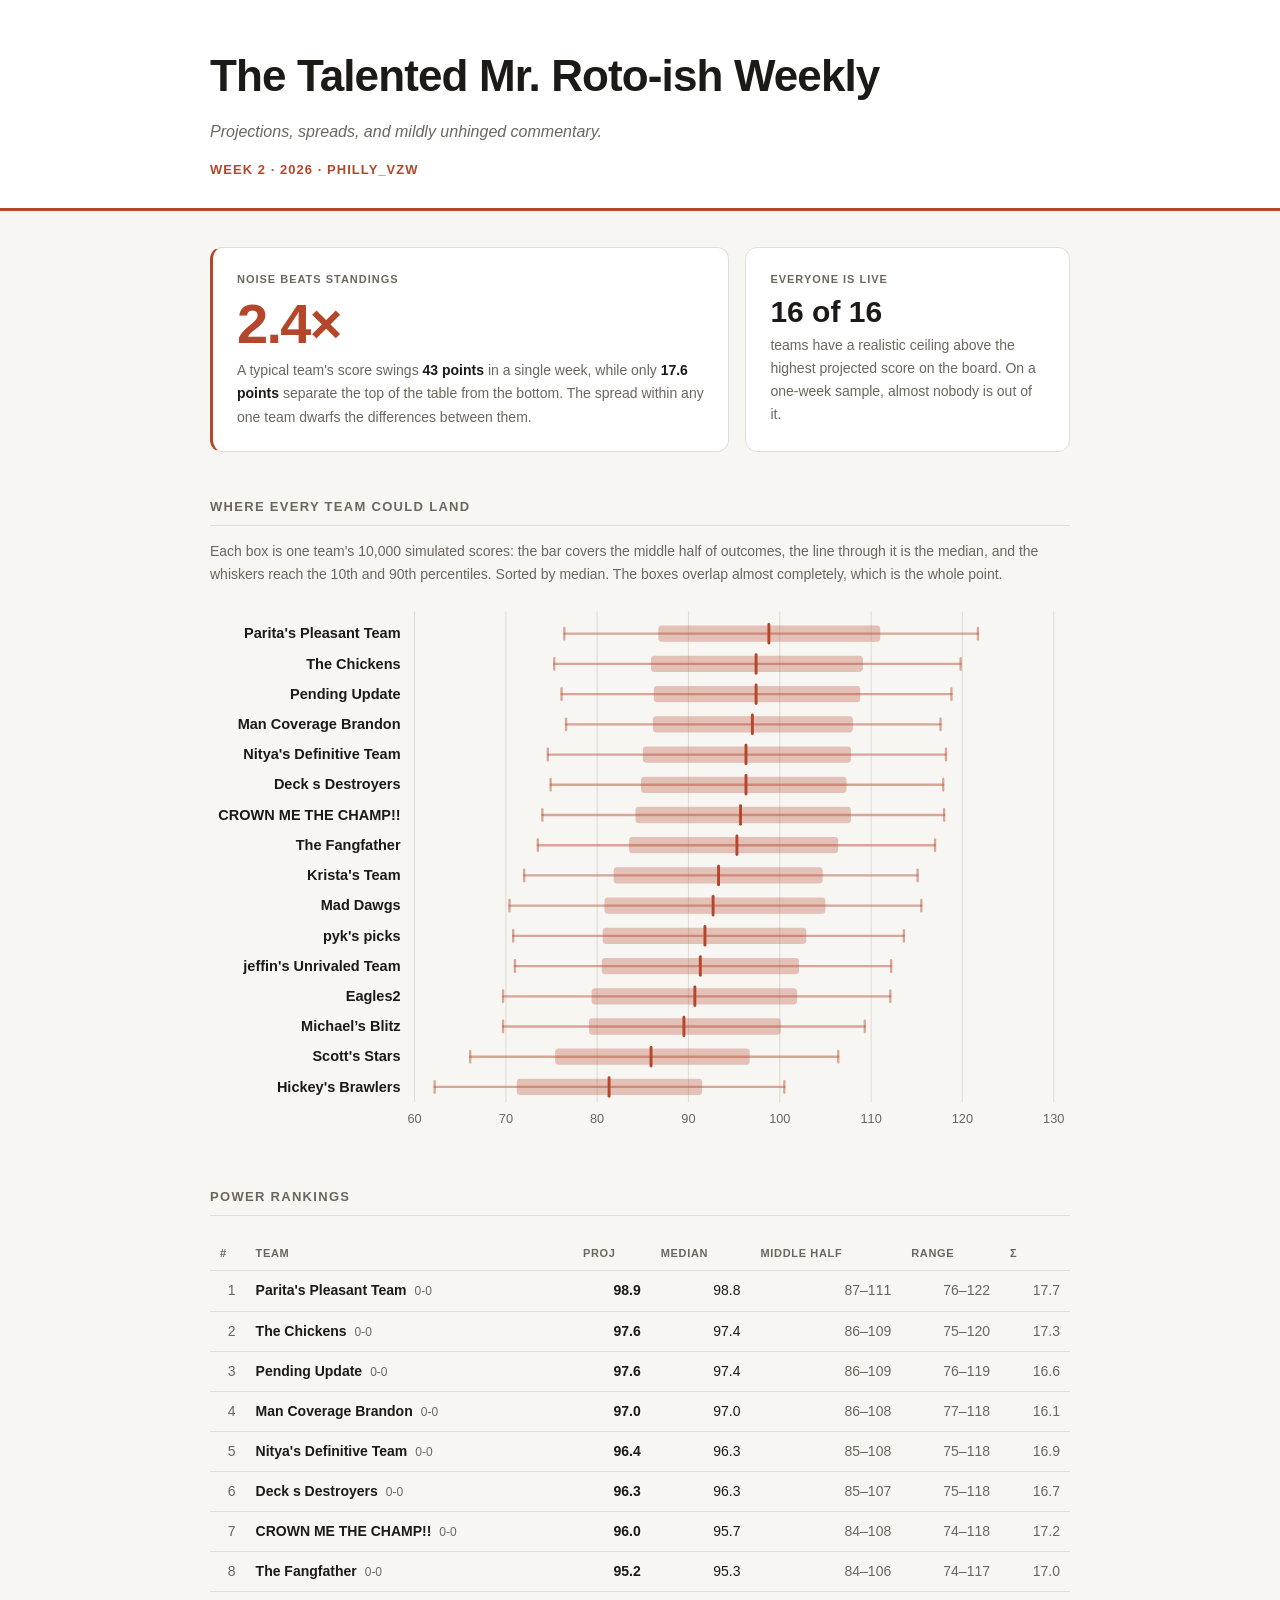
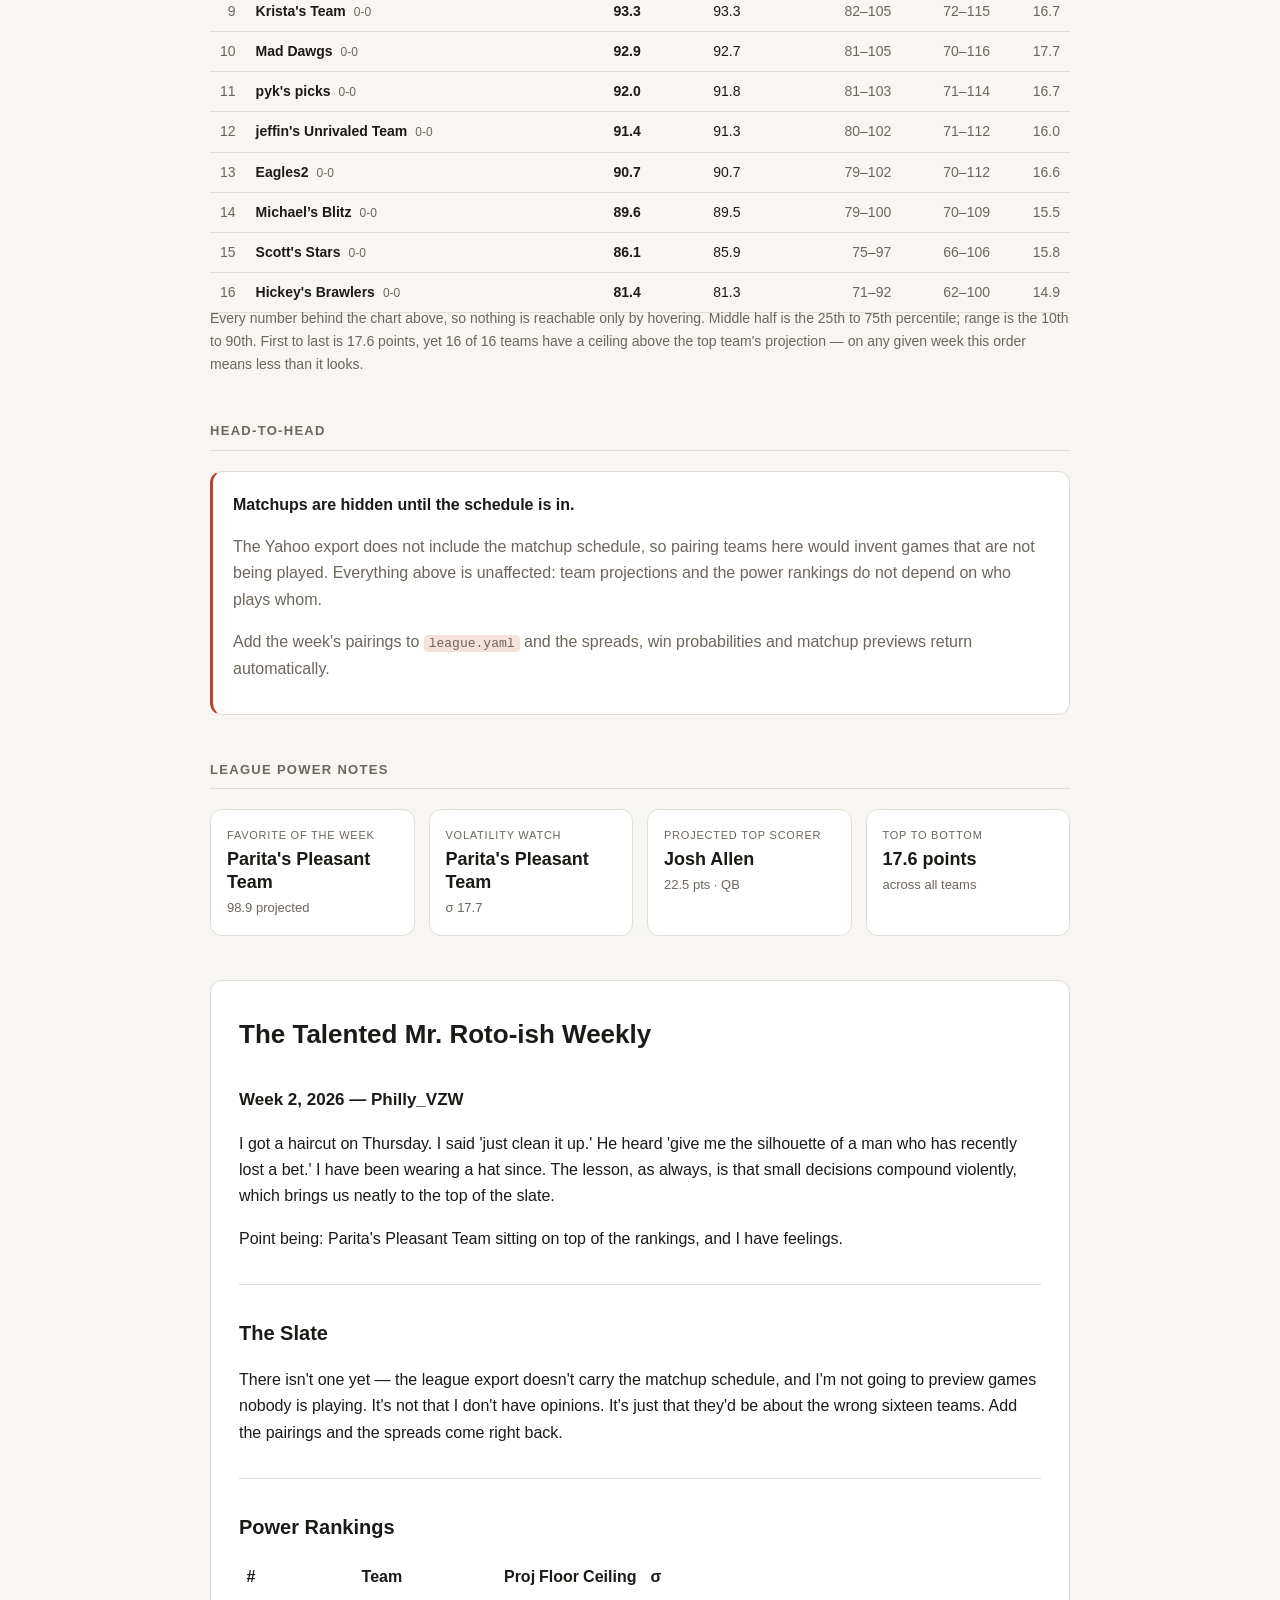
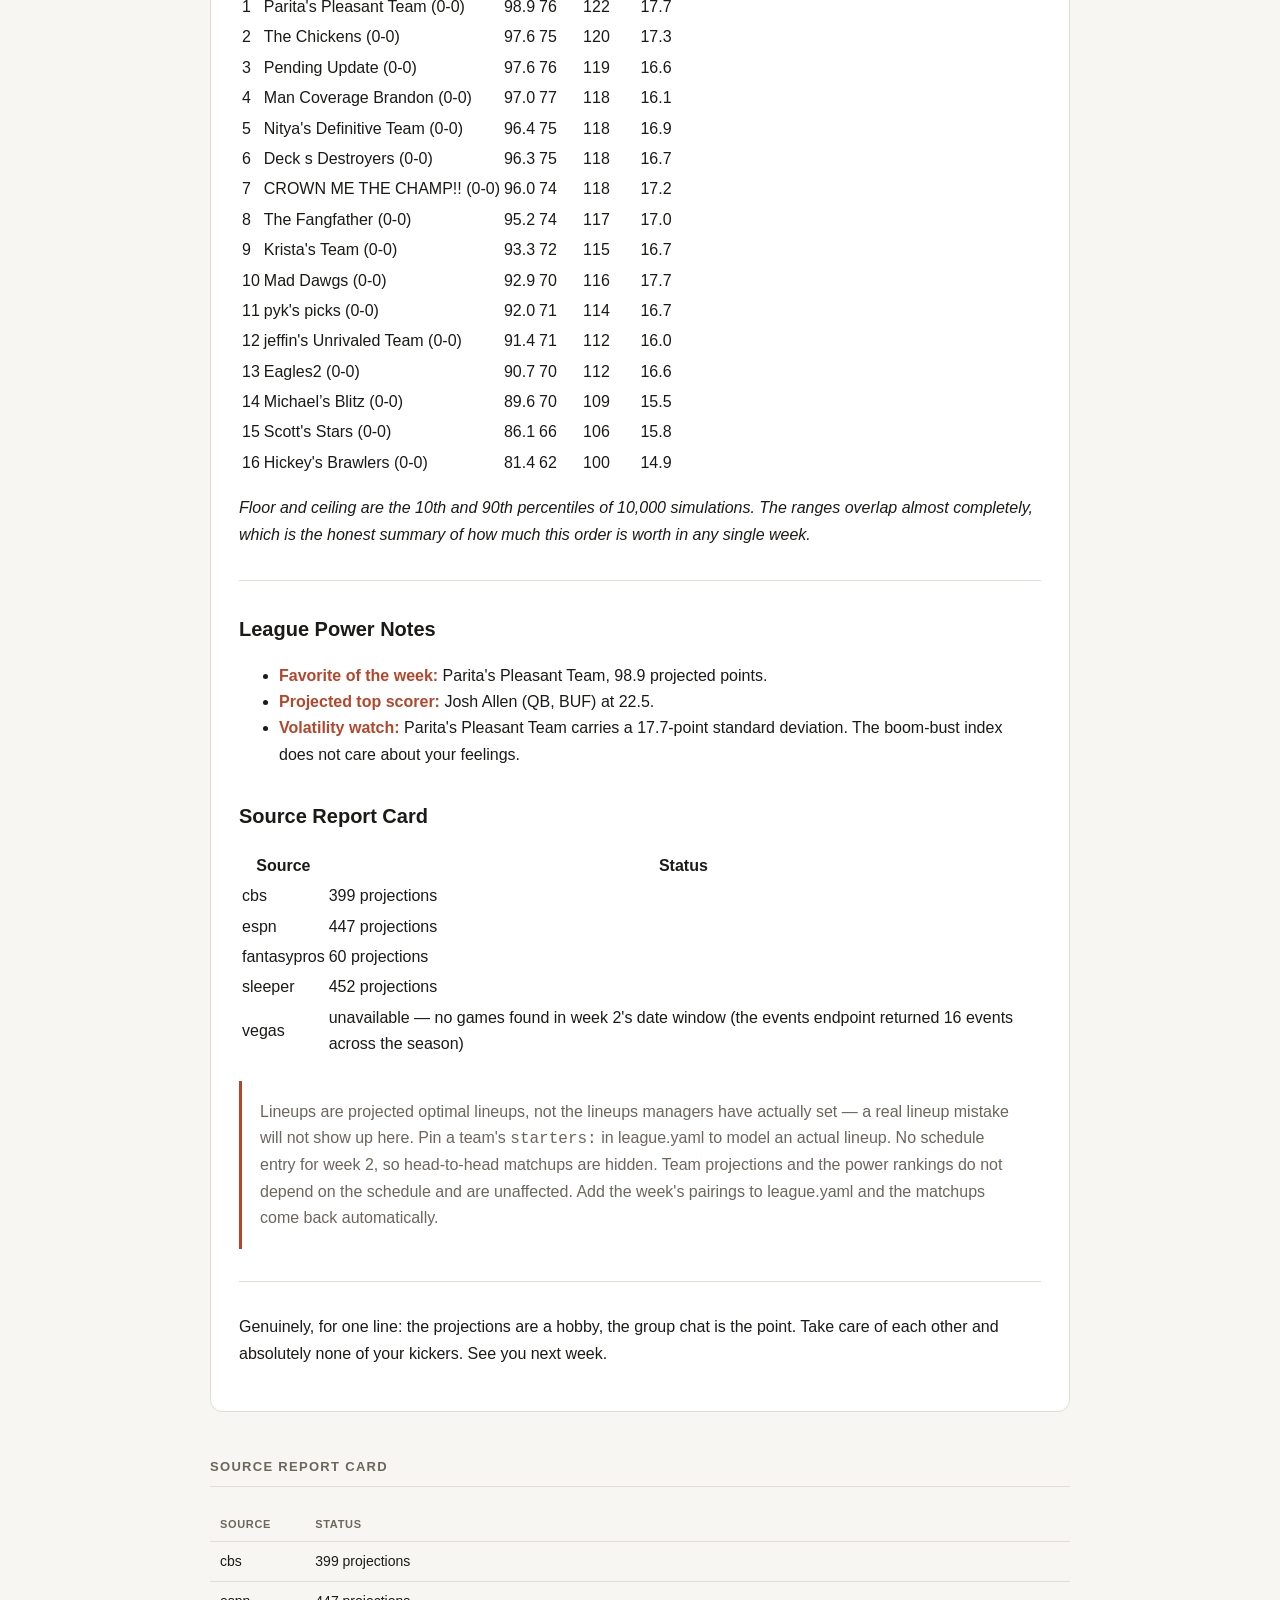
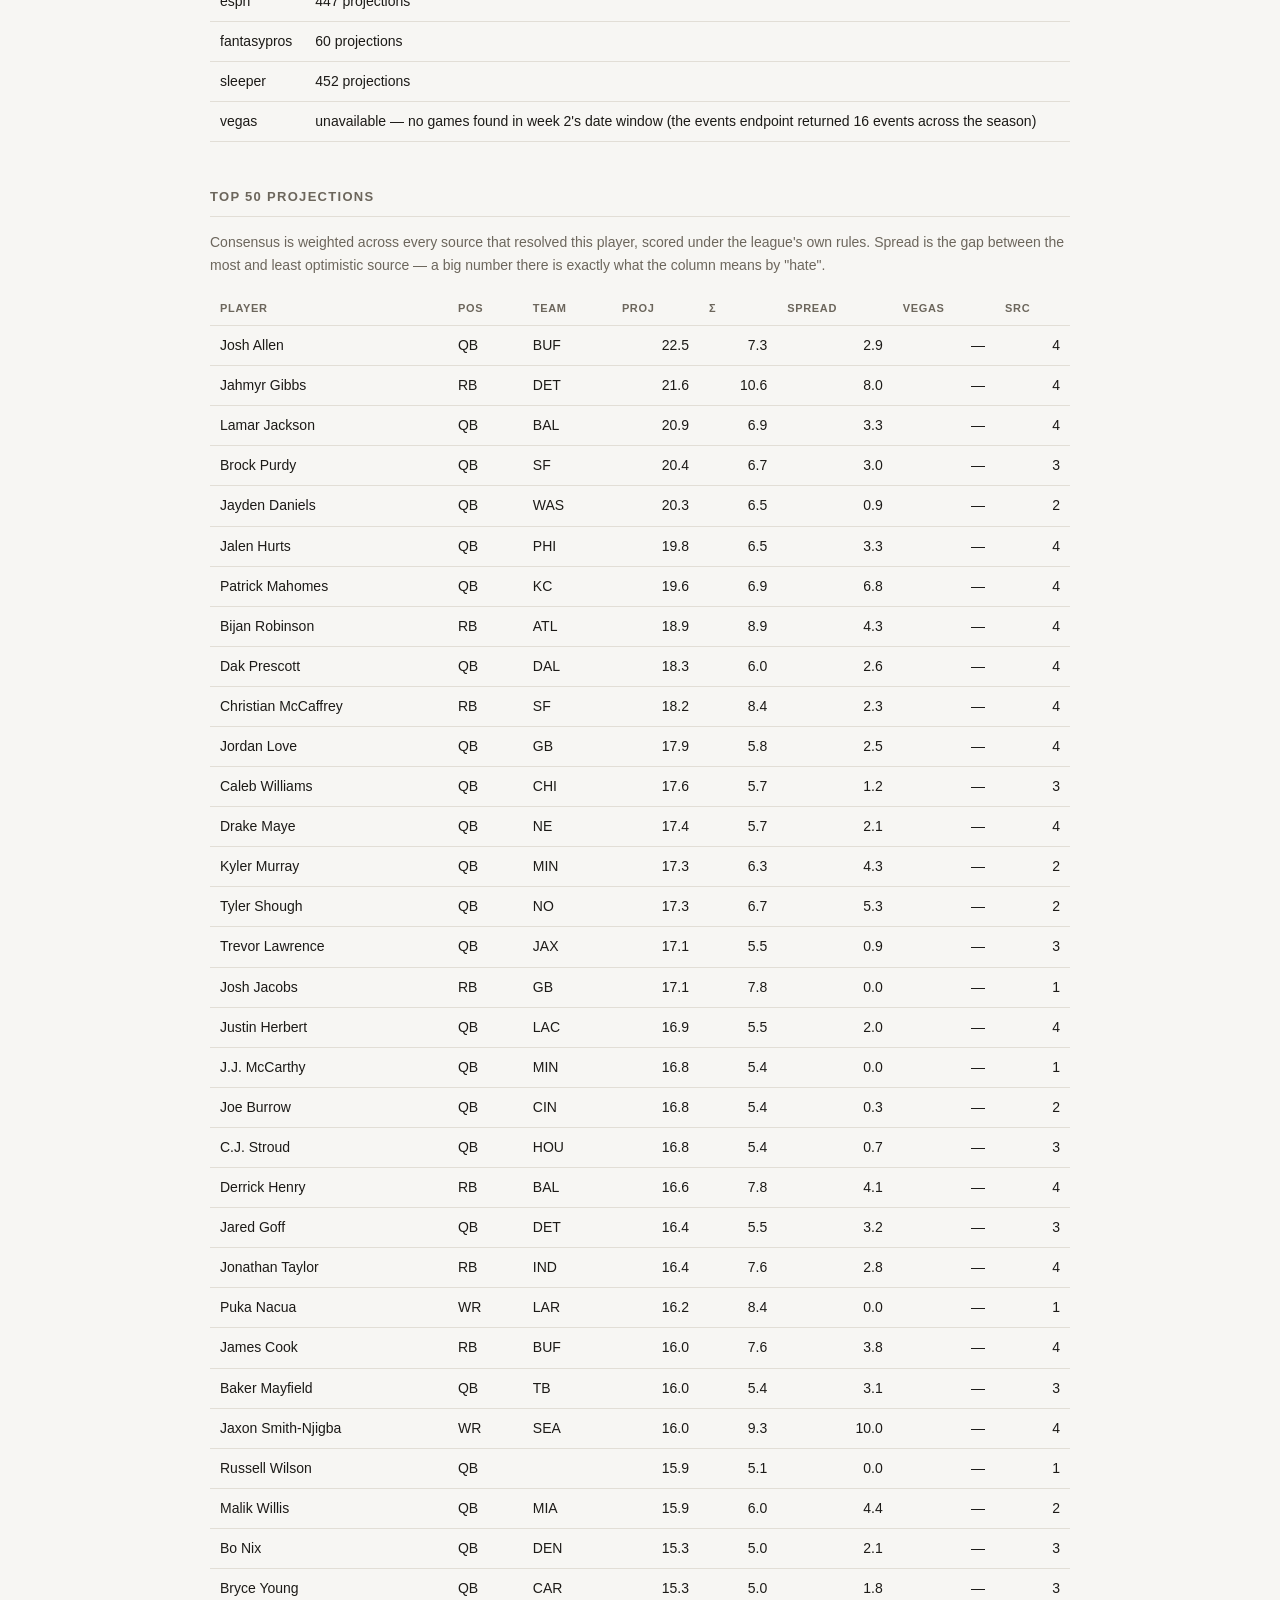
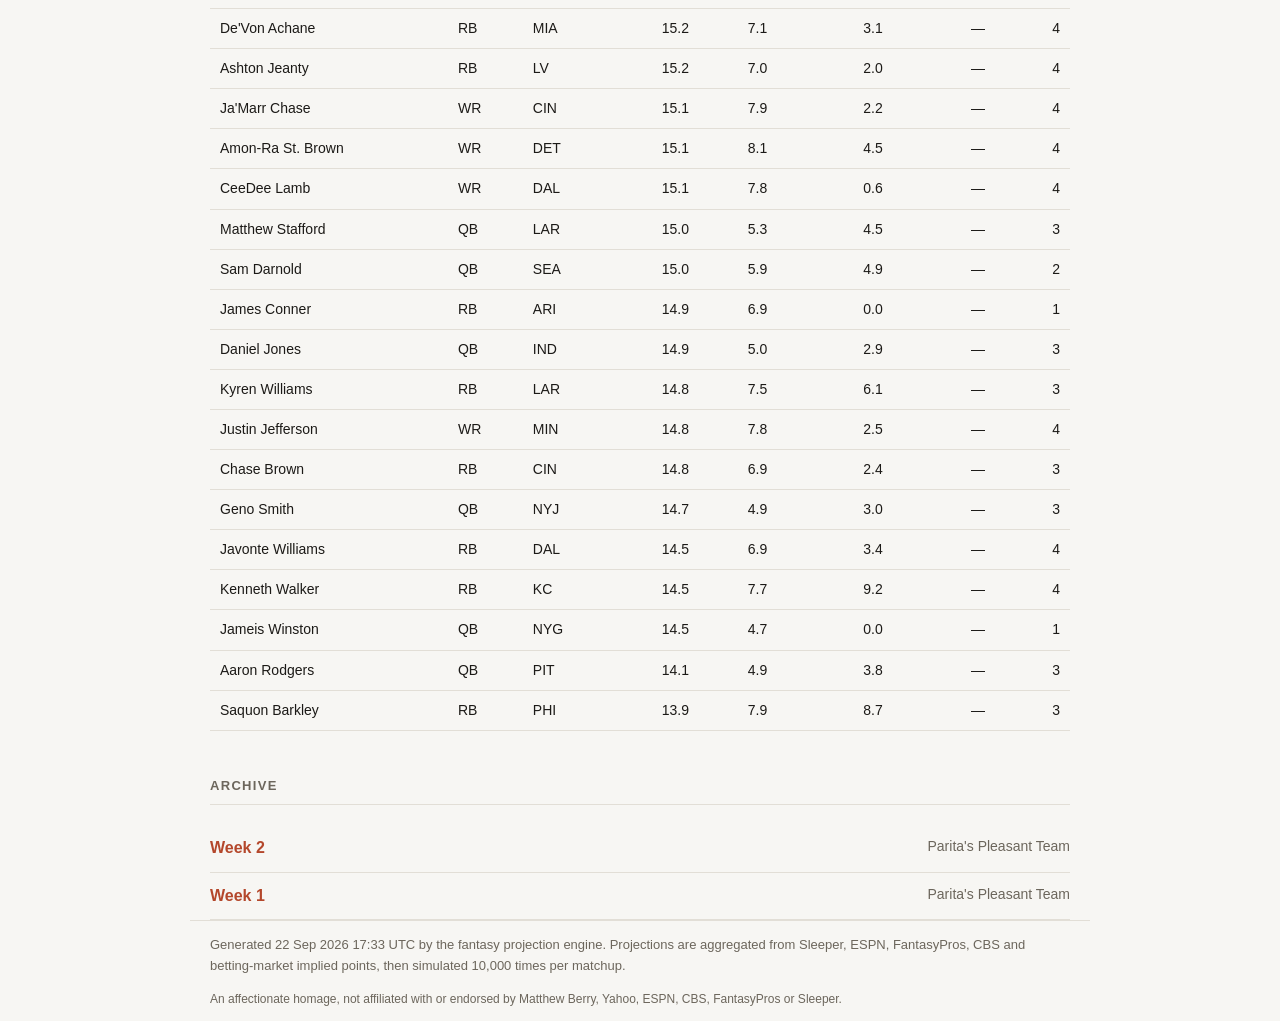
<file: docs/week-2.html>
<!DOCTYPE html>
<html lang="en">
<head>
<meta charset="utf-8">
<meta name="viewport" content="width=device-width, initial-scale=1">
<title>Week 2 — The Talented Mr. Roto-ish Weekly</title>
<meta name="description" content="Projections, spreads, and mildly unhinged commentary.">
<link rel="stylesheet" href="style.css">
</head>
<body>
<header class="masthead">
  <div class="wrap">
    <h1>The Talented Mr. Roto-ish Weekly</h1>
    <p class="tagline">Projections, spreads, and mildly unhinged commentary.</p>
    <p class="subtitle">Week 2 · 2026 · Philly_VZW</p>
  </div>
</header>
<main class="wrap">

<section class="exec">
  <div class="exec-hero">
    <span class="exec-label">Noise beats standings</span>
    <span class="exec-figure">2.4&times;</span>
    <p class="exec-sub">A typical team's score swings <strong>43 points</strong> in a
    single week, while only <strong>17.6 points</strong> separate the top of the table from
    the bottom. The spread within any one team dwarfs the differences between them.</p>
  </div>
  <div class="exec-tile">
    <span class="exec-label">Everyone is live</span>
    <span class="exec-tile-figure">16 of 16</span>
    <p class="exec-sub">teams have a realistic ceiling above the highest projected score on the
    board. On a one-week sample, almost nobody is out of it.</p>
  </div>
</section>
<section><h2 class="section-title">Where every team could land</h2><p class="note">Each box is one team's 10,000 simulated scores: the bar covers the middle half of outcomes, the line through it is the median, and the whiskers reach the 10th and 90th percentiles. Sorted by median. The boxes overlap almost completely, which is the whole point.</p><div class="scroll bp-wrap"><svg class="boxplot" viewBox="0 0 740 466" role="list" aria-label="Projected score distribution for each team" preserveAspectRatio="xMinYMin meet"><line class="bp-grid" x1="176.0" y1="10" x2="176.0" y2="432.0"/><text class="bp-tick" x="176.0" y="450.0">60</text><line class="bp-grid" x1="254.6" y1="10" x2="254.6" y2="432.0"/><text class="bp-tick" x="254.6" y="450.0">70</text><line class="bp-grid" x1="333.1" y1="10" x2="333.1" y2="432.0"/><text class="bp-tick" x="333.1" y="450.0">80</text><line class="bp-grid" x1="411.7" y1="10" x2="411.7" y2="432.0"/><text class="bp-tick" x="411.7" y="450.0">90</text><line class="bp-grid" x1="490.3" y1="10" x2="490.3" y2="432.0"/><text class="bp-tick" x="490.3" y="450.0">100</text><line class="bp-grid" x1="568.9" y1="10" x2="568.9" y2="432.0"/><text class="bp-tick" x="568.9" y="450.0">110</text><line class="bp-grid" x1="647.4" y1="10" x2="647.4" y2="432.0"/><text class="bp-tick" x="647.4" y="450.0">120</text><line class="bp-grid" x1="726.0" y1="10" x2="726.0" y2="432.0"/><text class="bp-tick" x="726.0" y="450.0">130</text><g class="bp-row" tabindex="0" role="listitem" data-readout="Parita&#x27;s Pleasant Team · median 98.8 · middle half 87–111 · range 76–122 · swing 45"><rect class="bp-hit" x="4" y="16.0" width="726" height="26"/><text class="bp-name" x="164" y="33.0">Parita&#x27;s Pleasant Team</text><line class="bp-whisker" x1="304.9" y1="29.0" x2="660.8" y2="29.0"/><line class="bp-cap" x1="304.9" y1="24.0" x2="304.9" y2="34.0"/><line class="bp-cap" x1="660.8" y1="24.0" x2="660.8" y2="34.0"/><rect class="bp-box" x="385.8" y="22.0" width="190.9" height="14" rx="3"/><line class="bp-median" x1="480.9" y1="21.0" x2="480.9" y2="37.0"/></g><g class="bp-row" tabindex="0" role="listitem" data-readout="The Chickens · median 97.4 · middle half 86–109 · range 75–120 · swing 44"><rect class="bp-hit" x="4" y="42.0" width="726" height="26"/><text class="bp-name" x="164" y="59.0">The Chickens</text><line class="bp-whisker" x1="296.2" y1="55.0" x2="645.9" y2="55.0"/><line class="bp-cap" x1="296.2" y1="50.0" x2="296.2" y2="60.0"/><line class="bp-cap" x1="645.9" y1="50.0" x2="645.9" y2="60.0"/><rect class="bp-box" x="379.5" y="48.0" width="182.3" height="14" rx="3"/><line class="bp-median" x1="469.9" y1="47.0" x2="469.9" y2="63.0"/></g><g class="bp-row" tabindex="0" role="listitem" data-readout="Pending Update · median 97.4 · middle half 86–109 · range 76–119 · swing 43"><rect class="bp-hit" x="4" y="68.0" width="726" height="26"/><text class="bp-name" x="164" y="85.0">Pending Update</text><line class="bp-whisker" x1="302.5" y1="81.0" x2="638.0" y2="81.0"/><line class="bp-cap" x1="302.5" y1="76.0" x2="302.5" y2="86.0"/><line class="bp-cap" x1="638.0" y1="76.0" x2="638.0" y2="86.0"/><rect class="bp-box" x="381.9" y="74.0" width="177.6" height="14" rx="3"/><line class="bp-median" x1="469.9" y1="73.0" x2="469.9" y2="89.0"/></g><g class="bp-row" tabindex="0" role="listitem" data-readout="Man Coverage Brandon · median 97.0 · middle half 86–108 · range 77–118 · swing 41"><rect class="bp-hit" x="4" y="94.0" width="726" height="26"/><text class="bp-name" x="164" y="111.0">Man Coverage Brandon</text><line class="bp-whisker" x1="306.4" y1="107.0" x2="628.6" y2="107.0"/><line class="bp-cap" x1="306.4" y1="102.0" x2="306.4" y2="112.0"/><line class="bp-cap" x1="628.6" y1="102.0" x2="628.6" y2="112.0"/><rect class="bp-box" x="381.1" y="100.0" width="172.1" height="14" rx="3"/><line class="bp-median" x1="466.7" y1="99.0" x2="466.7" y2="115.0"/></g><g class="bp-row" tabindex="0" role="listitem" data-readout="Nitya&#x27;s Definitive Team · median 96.3 · middle half 85–108 · range 75–118 · swing 44"><rect class="bp-hit" x="4" y="120.0" width="726" height="26"/><text class="bp-name" x="164" y="137.0">Nitya&#x27;s Definitive Team</text><line class="bp-whisker" x1="290.7" y1="133.0" x2="633.3" y2="133.0"/><line class="bp-cap" x1="290.7" y1="128.0" x2="290.7" y2="138.0"/><line class="bp-cap" x1="633.3" y1="128.0" x2="633.3" y2="138.0"/><rect class="bp-box" x="372.4" y="126.0" width="179.1" height="14" rx="3"/><line class="bp-median" x1="461.2" y1="125.0" x2="461.2" y2="141.0"/></g><g class="bp-row" tabindex="0" role="listitem" data-readout="Deck s Destroyers · median 96.3 · middle half 85–107 · range 75–118 · swing 43"><rect class="bp-hit" x="4" y="146.0" width="726" height="26"/><text class="bp-name" x="164" y="163.0">Deck s Destroyers</text><line class="bp-whisker" x1="293.1" y1="159.0" x2="630.9" y2="159.0"/><line class="bp-cap" x1="293.1" y1="154.0" x2="293.1" y2="164.0"/><line class="bp-cap" x1="630.9" y1="154.0" x2="630.9" y2="164.0"/><rect class="bp-box" x="370.9" y="152.0" width="176.8" height="14" rx="3"/><line class="bp-median" x1="461.2" y1="151.0" x2="461.2" y2="167.0"/></g><g class="bp-row" tabindex="0" role="listitem" data-readout="CROWN ME THE CHAMP!! · median 95.7 · middle half 84–108 · range 74–118 · swing 44"><rect class="bp-hit" x="4" y="172.0" width="726" height="26"/><text class="bp-name" x="164" y="189.0">CROWN ME THE CHAMP!!</text><line class="bp-whisker" x1="286.0" y1="185.0" x2="631.7" y2="185.0"/><line class="bp-cap" x1="286.0" y1="180.0" x2="286.0" y2="190.0"/><line class="bp-cap" x1="631.7" y1="180.0" x2="631.7" y2="190.0"/><rect class="bp-box" x="366.1" y="178.0" width="185.4" height="14" rx="3"/><line class="bp-median" x1="456.5" y1="177.0" x2="456.5" y2="193.0"/></g><g class="bp-row" tabindex="0" role="listitem" data-readout="The Fangfather · median 95.3 · middle half 84–106 · range 74–117 · swing 44"><rect class="bp-hit" x="4" y="198.0" width="726" height="26"/><text class="bp-name" x="164" y="215.0">The Fangfather</text><line class="bp-whisker" x1="282.1" y1="211.0" x2="623.9" y2="211.0"/><line class="bp-cap" x1="282.1" y1="206.0" x2="282.1" y2="216.0"/><line class="bp-cap" x1="623.9" y1="206.0" x2="623.9" y2="216.0"/><rect class="bp-box" x="360.6" y="204.0" width="179.9" height="14" rx="3"/><line class="bp-median" x1="453.4" y1="203.0" x2="453.4" y2="219.0"/></g><g class="bp-row" tabindex="0" role="listitem" data-readout="Krista&#x27;s Team · median 93.3 · middle half 82–105 · range 72–115 · swing 43"><rect class="bp-hit" x="4" y="224.0" width="726" height="26"/><text class="bp-name" x="164" y="241.0">Krista&#x27;s Team</text><line class="bp-whisker" x1="270.3" y1="237.0" x2="608.9" y2="237.0"/><line class="bp-cap" x1="270.3" y1="232.0" x2="270.3" y2="242.0"/><line class="bp-cap" x1="608.9" y1="232.0" x2="608.9" y2="242.0"/><rect class="bp-box" x="347.3" y="230.0" width="179.9" height="14" rx="3"/><line class="bp-median" x1="437.6" y1="229.0" x2="437.6" y2="245.0"/></g><g class="bp-row" tabindex="0" role="listitem" data-readout="Mad Dawgs · median 92.7 · middle half 81–105 · range 70–116 · swing 45"><rect class="bp-hit" x="4" y="250.0" width="726" height="26"/><text class="bp-name" x="164" y="267.0">Mad Dawgs</text><line class="bp-whisker" x1="257.7" y1="263.0" x2="612.1" y2="263.0"/><line class="bp-cap" x1="257.7" y1="258.0" x2="257.7" y2="268.0"/><line class="bp-cap" x1="612.1" y1="258.0" x2="612.1" y2="268.0"/><rect class="bp-box" x="339.4" y="256.0" width="190.1" height="14" rx="3"/><line class="bp-median" x1="432.9" y1="255.0" x2="432.9" y2="271.0"/></g><g class="bp-row" tabindex="0" role="listitem" data-readout="pyk&#x27;s picks · median 91.8 · middle half 81–103 · range 71–114 · swing 43"><rect class="bp-hit" x="4" y="276.0" width="726" height="26"/><text class="bp-name" x="164" y="293.0">pyk&#x27;s picks</text><line class="bp-whisker" x1="260.9" y1="289.0" x2="597.1" y2="289.0"/><line class="bp-cap" x1="260.9" y1="284.0" x2="260.9" y2="294.0"/><line class="bp-cap" x1="597.1" y1="284.0" x2="597.1" y2="294.0"/><rect class="bp-box" x="337.9" y="282.0" width="175.2" height="14" rx="3"/><line class="bp-median" x1="425.9" y1="281.0" x2="425.9" y2="297.0"/></g><g class="bp-row" tabindex="0" role="listitem" data-readout="jeffin&#x27;s Unrivaled Team · median 91.3 · middle half 80–102 · range 71–112 · swing 41"><rect class="bp-hit" x="4" y="302.0" width="726" height="26"/><text class="bp-name" x="164" y="319.0">jeffin&#x27;s Unrivaled Team</text><line class="bp-whisker" x1="262.4" y1="315.0" x2="586.1" y2="315.0"/><line class="bp-cap" x1="262.4" y1="310.0" x2="262.4" y2="320.0"/><line class="bp-cap" x1="586.1" y1="310.0" x2="586.1" y2="320.0"/><rect class="bp-box" x="337.1" y="308.0" width="169.7" height="14" rx="3"/><line class="bp-median" x1="421.9" y1="307.0" x2="421.9" y2="323.0"/></g><g class="bp-row" tabindex="0" role="listitem" data-readout="Eagles2 · median 90.7 · middle half 79–102 · range 70–112 · swing 42"><rect class="bp-hit" x="4" y="328.0" width="726" height="26"/><text class="bp-name" x="164" y="345.0">Eagles2</text><line class="bp-whisker" x1="252.2" y1="341.0" x2="585.4" y2="341.0"/><line class="bp-cap" x1="252.2" y1="336.0" x2="252.2" y2="346.0"/><line class="bp-cap" x1="585.4" y1="336.0" x2="585.4" y2="346.0"/><rect class="bp-box" x="328.4" y="334.0" width="176.8" height="14" rx="3"/><line class="bp-median" x1="417.2" y1="333.0" x2="417.2" y2="349.0"/></g><g class="bp-row" tabindex="0" role="listitem" data-readout="Michael’s Blitz · median 89.5 · middle half 79–100 · range 70–109 · swing 40"><rect class="bp-hit" x="4" y="354.0" width="726" height="26"/><text class="bp-name" x="164" y="371.0">Michael’s Blitz</text><line class="bp-whisker" x1="252.2" y1="367.0" x2="563.4" y2="367.0"/><line class="bp-cap" x1="252.2" y1="362.0" x2="252.2" y2="372.0"/><line class="bp-cap" x1="563.4" y1="362.0" x2="563.4" y2="372.0"/><rect class="bp-box" x="326.1" y="360.0" width="165.0" height="14" rx="3"/><line class="bp-median" x1="407.8" y1="359.0" x2="407.8" y2="375.0"/></g><g class="bp-row" tabindex="0" role="listitem" data-readout="Scott&#x27;s Stars · median 85.9 · middle half 75–97 · range 66–106 · swing 40"><rect class="bp-hit" x="4" y="380.0" width="726" height="26"/><text class="bp-name" x="164" y="397.0">Scott&#x27;s Stars</text><line class="bp-whisker" x1="223.9" y1="393.0" x2="540.6" y2="393.0"/><line class="bp-cap" x1="223.9" y1="388.0" x2="223.9" y2="398.0"/><line class="bp-cap" x1="540.6" y1="388.0" x2="540.6" y2="398.0"/><rect class="bp-box" x="297.0" y="386.0" width="167.4" height="14" rx="3"/><line class="bp-median" x1="379.5" y1="385.0" x2="379.5" y2="401.0"/></g><g class="bp-row" tabindex="0" role="listitem" data-readout="Hickey&#x27;s Brawlers · median 81.3 · middle half 71–92 · range 62–100 · swing 38"><rect class="bp-hit" x="4" y="406.0" width="726" height="26"/><text class="bp-name" x="164" y="423.0">Hickey&#x27;s Brawlers</text><line class="bp-whisker" x1="193.3" y1="419.0" x2="494.2" y2="419.0"/><line class="bp-cap" x1="193.3" y1="414.0" x2="193.3" y2="424.0"/><line class="bp-cap" x1="494.2" y1="414.0" x2="494.2" y2="424.0"/><rect class="bp-box" x="264.0" y="412.0" width="159.5" height="14" rx="3"/><line class="bp-median" x1="343.4" y1="411.0" x2="343.4" y2="427.0"/></g></svg></div><div class="bp-tip" id="bp-tip" role="status" aria-live="polite" hidden></div></section>
<section><h2 class="section-title">Power Rankings</h2><div class="scroll"><table class="data rankings"><thead><tr><th class='num'>#</th><th>Team</th><th class='num'>Proj</th><th class='num'>Median</th><th class='num'>Middle half</th><th class='num'>Range</th><th class='num'>&sigma;</th></tr></thead><tbody><tr><td class='num rank'>1</td><td class='rank-team'>Parita&#x27;s Pleasant Team<span class='rank-record'>0-0</span></td><td class='num strong'>98.9</td><td class='num'>98.8</td><td class='num muted'>87&ndash;111</td><td class='num muted'>76&ndash;122</td><td class='num muted'>17.7</td></tr><tr><td class='num rank'>2</td><td class='rank-team'>The Chickens<span class='rank-record'>0-0</span></td><td class='num strong'>97.6</td><td class='num'>97.4</td><td class='num muted'>86&ndash;109</td><td class='num muted'>75&ndash;120</td><td class='num muted'>17.3</td></tr><tr><td class='num rank'>3</td><td class='rank-team'>Pending Update<span class='rank-record'>0-0</span></td><td class='num strong'>97.6</td><td class='num'>97.4</td><td class='num muted'>86&ndash;109</td><td class='num muted'>76&ndash;119</td><td class='num muted'>16.6</td></tr><tr><td class='num rank'>4</td><td class='rank-team'>Man Coverage Brandon<span class='rank-record'>0-0</span></td><td class='num strong'>97.0</td><td class='num'>97.0</td><td class='num muted'>86&ndash;108</td><td class='num muted'>77&ndash;118</td><td class='num muted'>16.1</td></tr><tr><td class='num rank'>5</td><td class='rank-team'>Nitya&#x27;s Definitive Team<span class='rank-record'>0-0</span></td><td class='num strong'>96.4</td><td class='num'>96.3</td><td class='num muted'>85&ndash;108</td><td class='num muted'>75&ndash;118</td><td class='num muted'>16.9</td></tr><tr><td class='num rank'>6</td><td class='rank-team'>Deck s Destroyers<span class='rank-record'>0-0</span></td><td class='num strong'>96.3</td><td class='num'>96.3</td><td class='num muted'>85&ndash;107</td><td class='num muted'>75&ndash;118</td><td class='num muted'>16.7</td></tr><tr><td class='num rank'>7</td><td class='rank-team'>CROWN ME THE CHAMP!!<span class='rank-record'>0-0</span></td><td class='num strong'>96.0</td><td class='num'>95.7</td><td class='num muted'>84&ndash;108</td><td class='num muted'>74&ndash;118</td><td class='num muted'>17.2</td></tr><tr><td class='num rank'>8</td><td class='rank-team'>The Fangfather<span class='rank-record'>0-0</span></td><td class='num strong'>95.2</td><td class='num'>95.3</td><td class='num muted'>84&ndash;106</td><td class='num muted'>74&ndash;117</td><td class='num muted'>17.0</td></tr><tr><td class='num rank'>9</td><td class='rank-team'>Krista&#x27;s Team<span class='rank-record'>0-0</span></td><td class='num strong'>93.3</td><td class='num'>93.3</td><td class='num muted'>82&ndash;105</td><td class='num muted'>72&ndash;115</td><td class='num muted'>16.7</td></tr><tr><td class='num rank'>10</td><td class='rank-team'>Mad Dawgs<span class='rank-record'>0-0</span></td><td class='num strong'>92.9</td><td class='num'>92.7</td><td class='num muted'>81&ndash;105</td><td class='num muted'>70&ndash;116</td><td class='num muted'>17.7</td></tr><tr><td class='num rank'>11</td><td class='rank-team'>pyk&#x27;s picks<span class='rank-record'>0-0</span></td><td class='num strong'>92.0</td><td class='num'>91.8</td><td class='num muted'>81&ndash;103</td><td class='num muted'>71&ndash;114</td><td class='num muted'>16.7</td></tr><tr><td class='num rank'>12</td><td class='rank-team'>jeffin&#x27;s Unrivaled Team<span class='rank-record'>0-0</span></td><td class='num strong'>91.4</td><td class='num'>91.3</td><td class='num muted'>80&ndash;102</td><td class='num muted'>71&ndash;112</td><td class='num muted'>16.0</td></tr><tr><td class='num rank'>13</td><td class='rank-team'>Eagles2<span class='rank-record'>0-0</span></td><td class='num strong'>90.7</td><td class='num'>90.7</td><td class='num muted'>79&ndash;102</td><td class='num muted'>70&ndash;112</td><td class='num muted'>16.6</td></tr><tr><td class='num rank'>14</td><td class='rank-team'>Michael’s Blitz<span class='rank-record'>0-0</span></td><td class='num strong'>89.6</td><td class='num'>89.5</td><td class='num muted'>79&ndash;100</td><td class='num muted'>70&ndash;109</td><td class='num muted'>15.5</td></tr><tr><td class='num rank'>15</td><td class='rank-team'>Scott&#x27;s Stars<span class='rank-record'>0-0</span></td><td class='num strong'>86.1</td><td class='num'>85.9</td><td class='num muted'>75&ndash;97</td><td class='num muted'>66&ndash;106</td><td class='num muted'>15.8</td></tr><tr><td class='num rank'>16</td><td class='rank-team'>Hickey&#x27;s Brawlers<span class='rank-record'>0-0</span></td><td class='num strong'>81.4</td><td class='num'>81.3</td><td class='num muted'>71&ndash;92</td><td class='num muted'>62&ndash;100</td><td class='num muted'>14.9</td></tr></tbody></table></div><p class="note">Every number behind the chart above, so nothing is reachable only by hovering. Middle half is the 25th to 75th percentile; range is the 10th to 90th. First to last is 17.6 points, yet 16 of 16 teams have a ceiling above the top team's projection — on any given week this order means less than it looks.</p></section>
<section><h2 class="section-title">Head-to-Head</h2><div class="pending"><p><strong>Matchups are hidden until the schedule is in.</strong></p><p>The Yahoo export does not include the matchup schedule, so pairing teams here would invent games that are not being played. Everything above is unaffected: team projections and the power rankings do not depend on who plays whom.</p><p>Add the week's pairings to <code>league.yaml</code> and the spreads, win probabilities and matchup previews return automatically.</p></div></section>
<section><h2 class="section-title">League Power Notes</h2><div class="tiles"><div class="tile"><span class="tile-label">Favorite of the week</span><span class="tile-value">Parita&#x27;s Pleasant Team</span><span class="tile-sub">98.9 projected</span></div><div class="tile"><span class="tile-label">Volatility watch</span><span class="tile-value">Parita&#x27;s Pleasant Team</span><span class="tile-sub">&sigma; 17.7</span></div><div class="tile"><span class="tile-label">Projected top scorer</span><span class="tile-value">Josh Allen</span><span class="tile-sub">22.5 pts · QB</span></div><div class="tile"><span class="tile-label">Top to bottom</span><span class="tile-value">17.6 points</span><span class="tile-sub">across all teams</span></div></div></section>
<section class="column"><h1>The Talented Mr. Roto-ish Weekly</h1>
<h3>Week 2, 2026 — Philly_VZW</h3>
<p>I got a haircut on Thursday. I said 'just clean it up.' He heard 'give me the silhouette of a man who has recently lost a bet.' I have been wearing a hat since. The lesson, as always, is that small decisions compound violently, which brings us neatly to the top of the slate.</p>
<p>Point being: Parita's Pleasant Team sitting on top of the rankings, and I have feelings.</p>
<hr>
<h2>The Slate</h2>
<p>There isn't one yet — the league export doesn't carry the matchup schedule, and I'm not going to preview games nobody is playing. It's not that I don't have opinions. It's just that they'd be about the wrong sixteen teams. Add the pairings and the spreads come right back.</p>
<hr>
<h2>Power Rankings</h2>
<table><thead><tr><th>#</th><th>Team</th><th>Proj</th><th>Floor</th><th>Ceiling</th><th>σ</th></tr></thead><tbody><tr><td>1</td><td>Parita's Pleasant Team (0-0)</td><td>98.9</td><td>76</td><td>122</td><td>17.7</td></tr><tr><td>2</td><td>The Chickens (0-0)</td><td>97.6</td><td>75</td><td>120</td><td>17.3</td></tr><tr><td>3</td><td>Pending Update (0-0)</td><td>97.6</td><td>76</td><td>119</td><td>16.6</td></tr><tr><td>4</td><td>Man Coverage Brandon (0-0)</td><td>97.0</td><td>77</td><td>118</td><td>16.1</td></tr><tr><td>5</td><td>Nitya's Definitive Team (0-0)</td><td>96.4</td><td>75</td><td>118</td><td>16.9</td></tr><tr><td>6</td><td>Deck s Destroyers (0-0)</td><td>96.3</td><td>75</td><td>118</td><td>16.7</td></tr><tr><td>7</td><td>CROWN ME THE CHAMP!! (0-0)</td><td>96.0</td><td>74</td><td>118</td><td>17.2</td></tr><tr><td>8</td><td>The Fangfather (0-0)</td><td>95.2</td><td>74</td><td>117</td><td>17.0</td></tr><tr><td>9</td><td>Krista's Team (0-0)</td><td>93.3</td><td>72</td><td>115</td><td>16.7</td></tr><tr><td>10</td><td>Mad Dawgs (0-0)</td><td>92.9</td><td>70</td><td>116</td><td>17.7</td></tr><tr><td>11</td><td>pyk's picks (0-0)</td><td>92.0</td><td>71</td><td>114</td><td>16.7</td></tr><tr><td>12</td><td>jeffin's Unrivaled Team (0-0)</td><td>91.4</td><td>71</td><td>112</td><td>16.0</td></tr><tr><td>13</td><td>Eagles2 (0-0)</td><td>90.7</td><td>70</td><td>112</td><td>16.6</td></tr><tr><td>14</td><td>Michael’s Blitz (0-0)</td><td>89.6</td><td>70</td><td>109</td><td>15.5</td></tr><tr><td>15</td><td>Scott's Stars (0-0)</td><td>86.1</td><td>66</td><td>106</td><td>15.8</td></tr><tr><td>16</td><td>Hickey's Brawlers (0-0)</td><td>81.4</td><td>62</td><td>100</td><td>14.9</td></tr></tbody></table>
<p><em>Floor and ceiling are the 10th and 90th percentiles of 10,000 simulations. The ranges overlap almost completely, which is the honest summary of how much this order is worth in any single week.</em></p>
<hr>
<h2>League Power Notes</h2>
<ul><li><strong>Favorite of the week:</strong> Parita's Pleasant Team, 98.9 projected points.</li><li><strong>Projected top scorer:</strong> Josh Allen (QB, BUF) at 22.5.</li><li><strong>Volatility watch:</strong> Parita's Pleasant Team carries a 17.7-point standard deviation. The boom-bust index does not care about your feelings.</li></ul>
<h2>Source Report Card</h2>
<table><thead><tr><th>Source</th><th>Status</th></tr></thead><tbody><tr><td>cbs</td><td>399 projections</td></tr><tr><td>espn</td><td>447 projections</td></tr><tr><td>fantasypros</td><td>60 projections</td></tr><tr><td>sleeper</td><td>452 projections</td></tr><tr><td>vegas</td><td>unavailable — no games found in week 2's date window (the events endpoint returned 16 events across the season)</td></tr></tbody></table>
<blockquote><p>Lineups are projected optimal lineups, not the lineups managers have actually set — a real lineup mistake will not show up here. Pin a team's <code>starters:</code> in league.yaml to model an actual lineup. No schedule entry for week 2, so head-to-head matchups are hidden. Team projections and the power rankings do not depend on the schedule and are unaffected. Add the week's pairings to league.yaml and the matchups come back automatically.</p></blockquote>
<hr>
<p>Genuinely, for one line: the projections are a hobby, the group chat is the point. Take care of each other and absolutely none of your kickers. See you next week.</p></section>
<section><h2 class="section-title">Source Report Card</h2><table class="data"><thead><tr><th>Source</th><th>Status</th></tr></thead><tbody><tr><td>cbs</td><td>399 projections</td></tr><tr><td>espn</td><td>447 projections</td></tr><tr><td>fantasypros</td><td>60 projections</td></tr><tr><td>sleeper</td><td>452 projections</td></tr><tr><td>vegas</td><td>unavailable — no games found in week 2&#x27;s date window (the events endpoint returned 16 events across the season)</td></tr></tbody></table></section>
<section><h2 class="section-title">Top 50 Projections</h2><p class="note">Consensus is weighted across every source that resolved this player, scored under the league's own rules. Spread is the gap between the most and least optimistic source — a big number there is exactly what the column means by "hate".</p><div class="scroll"><table class="data"><thead><tr><th>Player</th><th>Pos</th><th>Team</th><th>Proj</th><th>&sigma;</th><th>Spread</th><th>Vegas</th><th>Src</th></tr></thead><tbody><tr><td>Josh Allen</td><td>QB</td><td>BUF</td><td class='num'>22.5</td><td class='num'>7.3</td><td class='num'>2.9</td><td class='num'>&mdash;</td><td class='num'>4</td></tr><tr><td>Jahmyr Gibbs</td><td>RB</td><td>DET</td><td class='num'>21.6</td><td class='num'>10.6</td><td class='num'>8.0</td><td class='num'>&mdash;</td><td class='num'>4</td></tr><tr><td>Lamar Jackson</td><td>QB</td><td>BAL</td><td class='num'>20.9</td><td class='num'>6.9</td><td class='num'>3.3</td><td class='num'>&mdash;</td><td class='num'>4</td></tr><tr><td>Brock Purdy</td><td>QB</td><td>SF</td><td class='num'>20.4</td><td class='num'>6.7</td><td class='num'>3.0</td><td class='num'>&mdash;</td><td class='num'>3</td></tr><tr><td>Jayden Daniels</td><td>QB</td><td>WAS</td><td class='num'>20.3</td><td class='num'>6.5</td><td class='num'>0.9</td><td class='num'>&mdash;</td><td class='num'>2</td></tr><tr><td>Jalen Hurts</td><td>QB</td><td>PHI</td><td class='num'>19.8</td><td class='num'>6.5</td><td class='num'>3.3</td><td class='num'>&mdash;</td><td class='num'>4</td></tr><tr><td>Patrick Mahomes</td><td>QB</td><td>KC</td><td class='num'>19.6</td><td class='num'>6.9</td><td class='num'>6.8</td><td class='num'>&mdash;</td><td class='num'>4</td></tr><tr><td>Bijan Robinson</td><td>RB</td><td>ATL</td><td class='num'>18.9</td><td class='num'>8.9</td><td class='num'>4.3</td><td class='num'>&mdash;</td><td class='num'>4</td></tr><tr><td>Dak Prescott</td><td>QB</td><td>DAL</td><td class='num'>18.3</td><td class='num'>6.0</td><td class='num'>2.6</td><td class='num'>&mdash;</td><td class='num'>4</td></tr><tr><td>Christian McCaffrey</td><td>RB</td><td>SF</td><td class='num'>18.2</td><td class='num'>8.4</td><td class='num'>2.3</td><td class='num'>&mdash;</td><td class='num'>4</td></tr><tr><td>Jordan Love</td><td>QB</td><td>GB</td><td class='num'>17.9</td><td class='num'>5.8</td><td class='num'>2.5</td><td class='num'>&mdash;</td><td class='num'>4</td></tr><tr><td>Caleb Williams</td><td>QB</td><td>CHI</td><td class='num'>17.6</td><td class='num'>5.7</td><td class='num'>1.2</td><td class='num'>&mdash;</td><td class='num'>3</td></tr><tr><td>Drake Maye</td><td>QB</td><td>NE</td><td class='num'>17.4</td><td class='num'>5.7</td><td class='num'>2.1</td><td class='num'>&mdash;</td><td class='num'>4</td></tr><tr><td>Kyler Murray</td><td>QB</td><td>MIN</td><td class='num'>17.3</td><td class='num'>6.3</td><td class='num'>4.3</td><td class='num'>&mdash;</td><td class='num'>2</td></tr><tr><td>Tyler Shough</td><td>QB</td><td>NO</td><td class='num'>17.3</td><td class='num'>6.7</td><td class='num'>5.3</td><td class='num'>&mdash;</td><td class='num'>2</td></tr><tr><td>Trevor Lawrence</td><td>QB</td><td>JAX</td><td class='num'>17.1</td><td class='num'>5.5</td><td class='num'>0.9</td><td class='num'>&mdash;</td><td class='num'>3</td></tr><tr><td>Josh Jacobs</td><td>RB</td><td>GB</td><td class='num'>17.1</td><td class='num'>7.8</td><td class='num'>0.0</td><td class='num'>&mdash;</td><td class='num'>1</td></tr><tr><td>Justin Herbert</td><td>QB</td><td>LAC</td><td class='num'>16.9</td><td class='num'>5.5</td><td class='num'>2.0</td><td class='num'>&mdash;</td><td class='num'>4</td></tr><tr><td>J.J. McCarthy</td><td>QB</td><td>MIN</td><td class='num'>16.8</td><td class='num'>5.4</td><td class='num'>0.0</td><td class='num'>&mdash;</td><td class='num'>1</td></tr><tr><td>Joe Burrow</td><td>QB</td><td>CIN</td><td class='num'>16.8</td><td class='num'>5.4</td><td class='num'>0.3</td><td class='num'>&mdash;</td><td class='num'>2</td></tr><tr><td>C.J. Stroud</td><td>QB</td><td>HOU</td><td class='num'>16.8</td><td class='num'>5.4</td><td class='num'>0.7</td><td class='num'>&mdash;</td><td class='num'>3</td></tr><tr><td>Derrick Henry</td><td>RB</td><td>BAL</td><td class='num'>16.6</td><td class='num'>7.8</td><td class='num'>4.1</td><td class='num'>&mdash;</td><td class='num'>4</td></tr><tr><td>Jared Goff</td><td>QB</td><td>DET</td><td class='num'>16.4</td><td class='num'>5.5</td><td class='num'>3.2</td><td class='num'>&mdash;</td><td class='num'>3</td></tr><tr><td>Jonathan Taylor</td><td>RB</td><td>IND</td><td class='num'>16.4</td><td class='num'>7.6</td><td class='num'>2.8</td><td class='num'>&mdash;</td><td class='num'>4</td></tr><tr><td>Puka Nacua</td><td>WR</td><td>LAR</td><td class='num'>16.2</td><td class='num'>8.4</td><td class='num'>0.0</td><td class='num'>&mdash;</td><td class='num'>1</td></tr><tr><td>James Cook</td><td>RB</td><td>BUF</td><td class='num'>16.0</td><td class='num'>7.6</td><td class='num'>3.8</td><td class='num'>&mdash;</td><td class='num'>4</td></tr><tr><td>Baker Mayfield</td><td>QB</td><td>TB</td><td class='num'>16.0</td><td class='num'>5.4</td><td class='num'>3.1</td><td class='num'>&mdash;</td><td class='num'>3</td></tr><tr><td>Jaxon Smith-Njigba</td><td>WR</td><td>SEA</td><td class='num'>16.0</td><td class='num'>9.3</td><td class='num'>10.0</td><td class='num'>&mdash;</td><td class='num'>4</td></tr><tr><td>Russell Wilson</td><td>QB</td><td></td><td class='num'>15.9</td><td class='num'>5.1</td><td class='num'>0.0</td><td class='num'>&mdash;</td><td class='num'>1</td></tr><tr><td>Malik Willis</td><td>QB</td><td>MIA</td><td class='num'>15.9</td><td class='num'>6.0</td><td class='num'>4.4</td><td class='num'>&mdash;</td><td class='num'>2</td></tr><tr><td>Bo Nix</td><td>QB</td><td>DEN</td><td class='num'>15.3</td><td class='num'>5.0</td><td class='num'>2.1</td><td class='num'>&mdash;</td><td class='num'>3</td></tr><tr><td>Bryce Young</td><td>QB</td><td>CAR</td><td class='num'>15.3</td><td class='num'>5.0</td><td class='num'>1.8</td><td class='num'>&mdash;</td><td class='num'>3</td></tr><tr><td>De&#x27;Von Achane</td><td>RB</td><td>MIA</td><td class='num'>15.2</td><td class='num'>7.1</td><td class='num'>3.1</td><td class='num'>&mdash;</td><td class='num'>4</td></tr><tr><td>Ashton Jeanty</td><td>RB</td><td>LV</td><td class='num'>15.2</td><td class='num'>7.0</td><td class='num'>2.0</td><td class='num'>&mdash;</td><td class='num'>4</td></tr><tr><td>Ja&#x27;Marr Chase</td><td>WR</td><td>CIN</td><td class='num'>15.1</td><td class='num'>7.9</td><td class='num'>2.2</td><td class='num'>&mdash;</td><td class='num'>4</td></tr><tr><td>Amon-Ra St. Brown</td><td>WR</td><td>DET</td><td class='num'>15.1</td><td class='num'>8.1</td><td class='num'>4.5</td><td class='num'>&mdash;</td><td class='num'>4</td></tr><tr><td>CeeDee Lamb</td><td>WR</td><td>DAL</td><td class='num'>15.1</td><td class='num'>7.8</td><td class='num'>0.6</td><td class='num'>&mdash;</td><td class='num'>4</td></tr><tr><td>Matthew Stafford</td><td>QB</td><td>LAR</td><td class='num'>15.0</td><td class='num'>5.3</td><td class='num'>4.5</td><td class='num'>&mdash;</td><td class='num'>3</td></tr><tr><td>Sam Darnold</td><td>QB</td><td>SEA</td><td class='num'>15.0</td><td class='num'>5.9</td><td class='num'>4.9</td><td class='num'>&mdash;</td><td class='num'>2</td></tr><tr><td>James Conner</td><td>RB</td><td>ARI</td><td class='num'>14.9</td><td class='num'>6.9</td><td class='num'>0.0</td><td class='num'>&mdash;</td><td class='num'>1</td></tr><tr><td>Daniel Jones</td><td>QB</td><td>IND</td><td class='num'>14.9</td><td class='num'>5.0</td><td class='num'>2.9</td><td class='num'>&mdash;</td><td class='num'>3</td></tr><tr><td>Kyren Williams</td><td>RB</td><td>LAR</td><td class='num'>14.8</td><td class='num'>7.5</td><td class='num'>6.1</td><td class='num'>&mdash;</td><td class='num'>3</td></tr><tr><td>Justin Jefferson</td><td>WR</td><td>MIN</td><td class='num'>14.8</td><td class='num'>7.8</td><td class='num'>2.5</td><td class='num'>&mdash;</td><td class='num'>4</td></tr><tr><td>Chase Brown</td><td>RB</td><td>CIN</td><td class='num'>14.8</td><td class='num'>6.9</td><td class='num'>2.4</td><td class='num'>&mdash;</td><td class='num'>3</td></tr><tr><td>Geno Smith</td><td>QB</td><td>NYJ</td><td class='num'>14.7</td><td class='num'>4.9</td><td class='num'>3.0</td><td class='num'>&mdash;</td><td class='num'>3</td></tr><tr><td>Javonte Williams</td><td>RB</td><td>DAL</td><td class='num'>14.5</td><td class='num'>6.9</td><td class='num'>3.4</td><td class='num'>&mdash;</td><td class='num'>4</td></tr><tr><td>Kenneth Walker</td><td>RB</td><td>KC</td><td class='num'>14.5</td><td class='num'>7.7</td><td class='num'>9.2</td><td class='num'>&mdash;</td><td class='num'>4</td></tr><tr><td>Jameis Winston</td><td>QB</td><td>NYG</td><td class='num'>14.5</td><td class='num'>4.7</td><td class='num'>0.0</td><td class='num'>&mdash;</td><td class='num'>1</td></tr><tr><td>Aaron Rodgers</td><td>QB</td><td>PIT</td><td class='num'>14.1</td><td class='num'>4.9</td><td class='num'>3.8</td><td class='num'>&mdash;</td><td class='num'>3</td></tr><tr><td>Saquon Barkley</td><td>RB</td><td>PHI</td><td class='num'>13.9</td><td class='num'>7.9</td><td class='num'>8.7</td><td class='num'>&mdash;</td><td class='num'>3</td></tr></tbody></table></div></section>
<section><h2 class="section-title">Archive</h2><ul class="archive"><li><a href="week-2.html">Week 2</a><span class="archive-meta">Parita&#x27;s Pleasant Team</span></li><li><a href="week-1.html">Week 1</a><span class="archive-meta">Parita&#x27;s Pleasant Team</span></li></ul></section>
</main>
<script>
(function () {
  var tip = document.getElementById("bp-tip");
  var wrap = document.querySelector(".bp-wrap");
  if (!tip || !wrap) return;

  function show(row, clientX) {
    // textContent, never innerHTML: team names are user-supplied text.
    tip.textContent = row.getAttribute("data-readout") || "";
    tip.hidden = false;
    var box = wrap.getBoundingClientRect();
    var rowBox = row.getBoundingClientRect();
    var x = (clientX === undefined ? rowBox.left + rowBox.width / 2 : clientX) - box.left;
    tip.style.left = Math.max(4, Math.min(x + 12, box.width - tip.offsetWidth - 4)) + "px";
    tip.style.top = (rowBox.top - box.top + rowBox.height + 6) + "px";
  }
  function hide() { tip.hidden = true; }

  wrap.querySelectorAll(".bp-row").forEach(function (row) {
    row.addEventListener("pointermove", function (e) { show(row, e.clientX); });
    row.addEventListener("pointerleave", hide);
    row.addEventListener("focus", function () { show(row); });
    row.addEventListener("blur", hide);
  });
  wrap.addEventListener("pointerleave", hide);
})();
</script>
<footer class="wrap">
  <p>Generated 22 Sep 2026 17:33 UTC by the fantasy projection engine. Projections are aggregated from
  Sleeper, ESPN, FantasyPros, CBS and betting-market implied points, then simulated 10,000 times
  per matchup.</p>
  <p class="disclaimer">An affectionate homage, not affiliated with or endorsed by Matthew Berry,
  Yahoo, ESPN, CBS, FantasyPros or Sleeper.</p>
</footer>
</body>
</html>
</file>
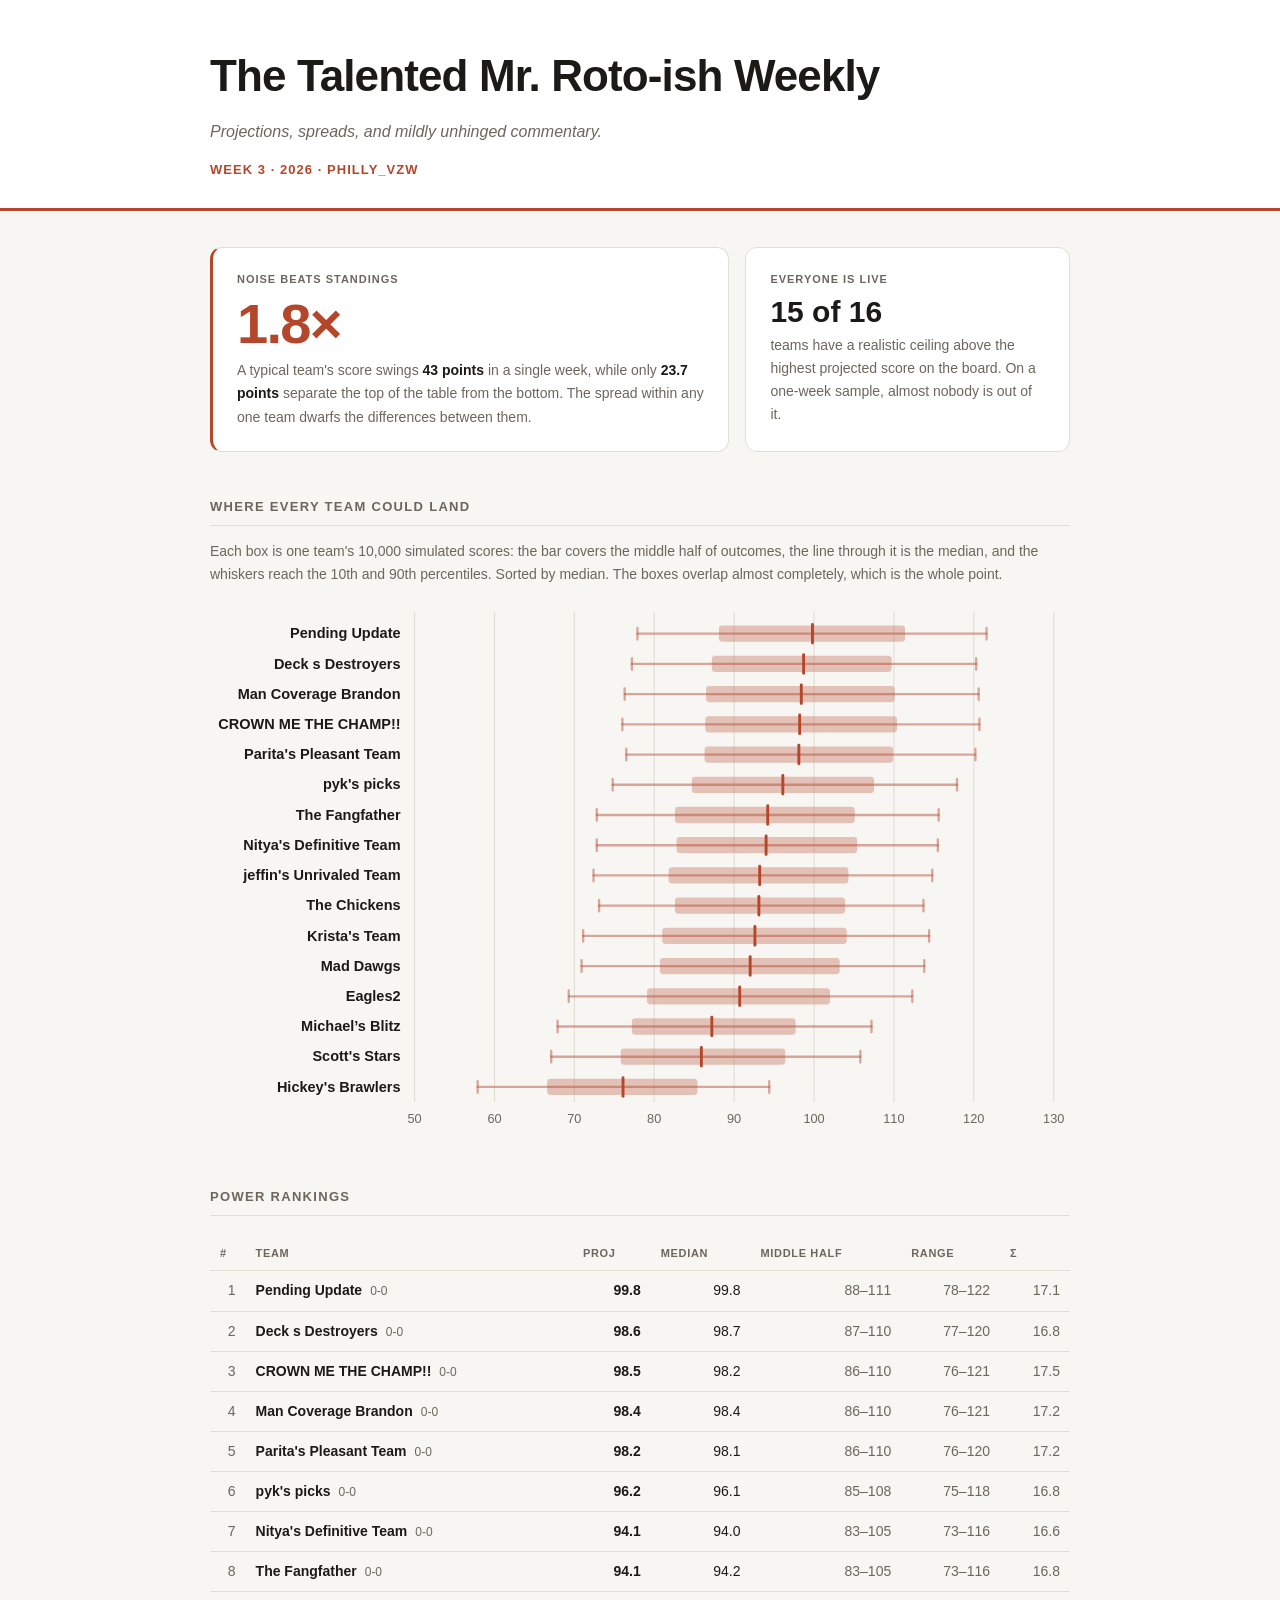
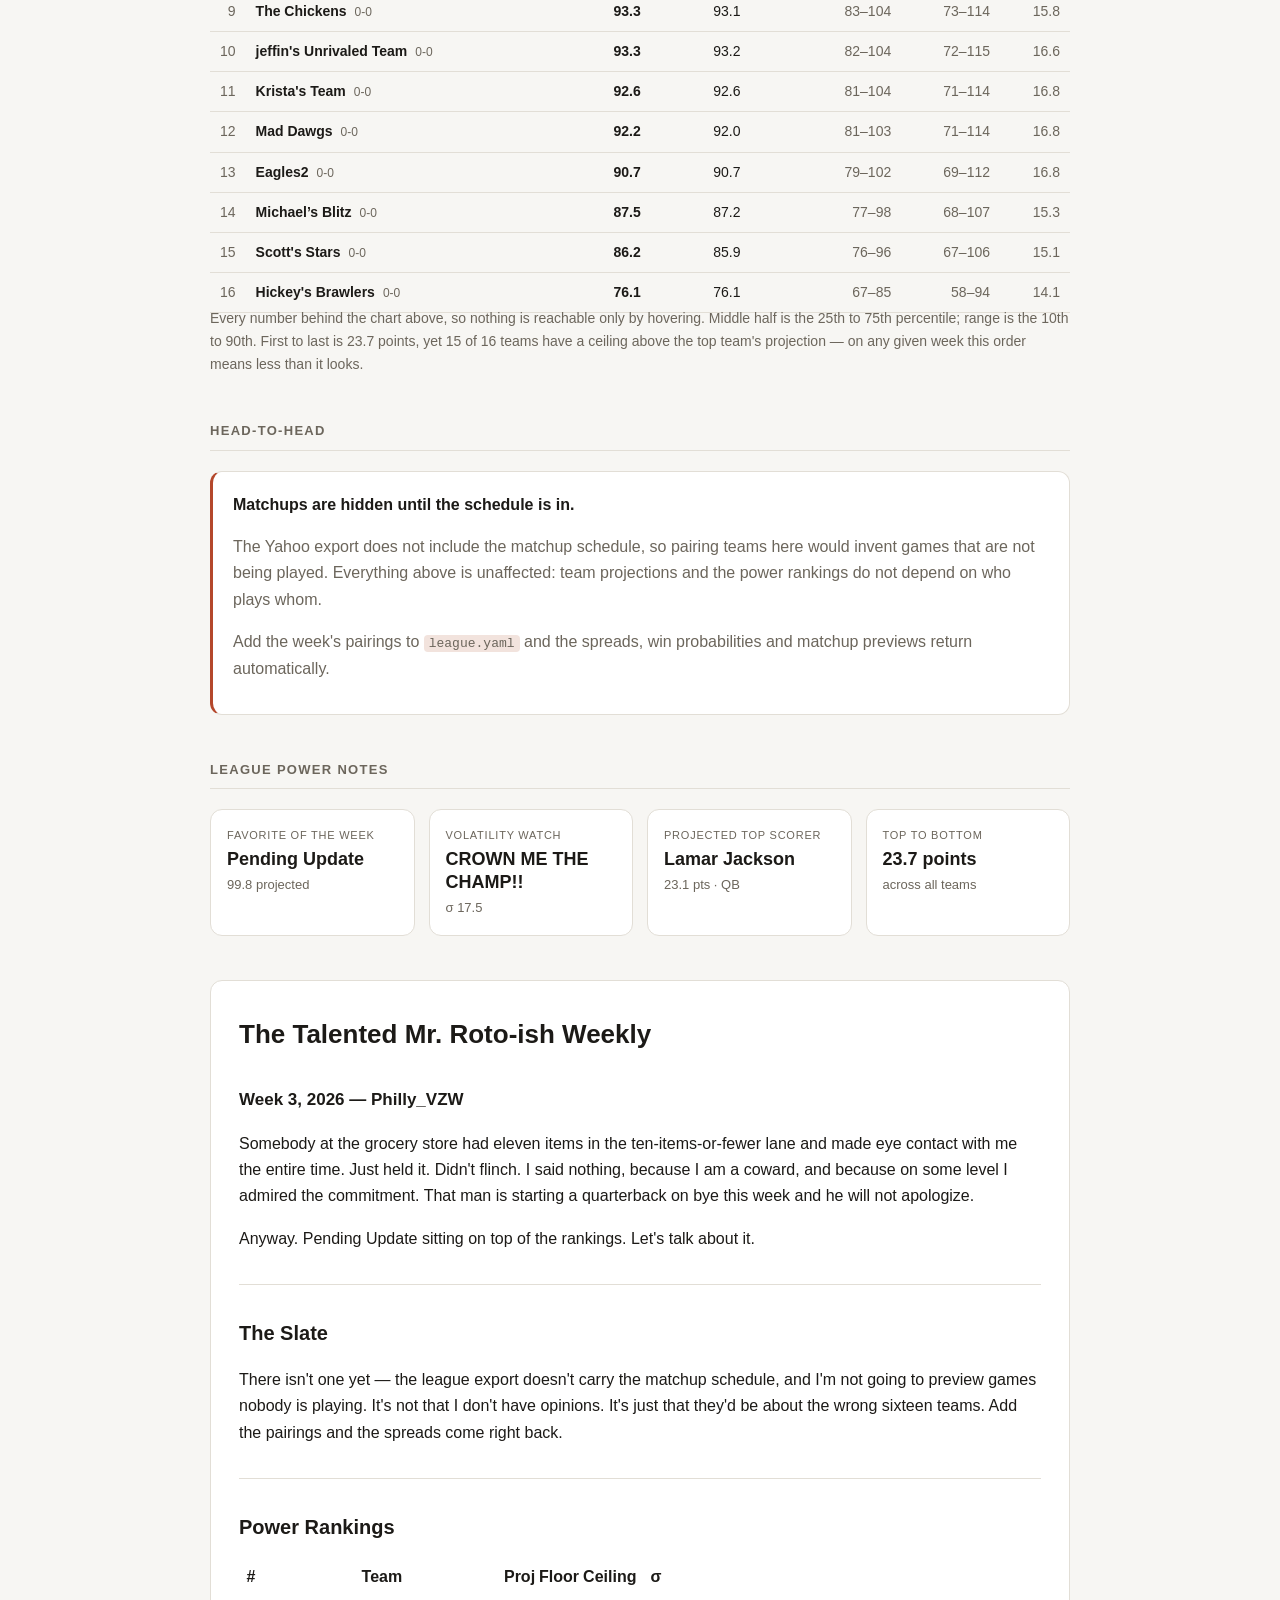
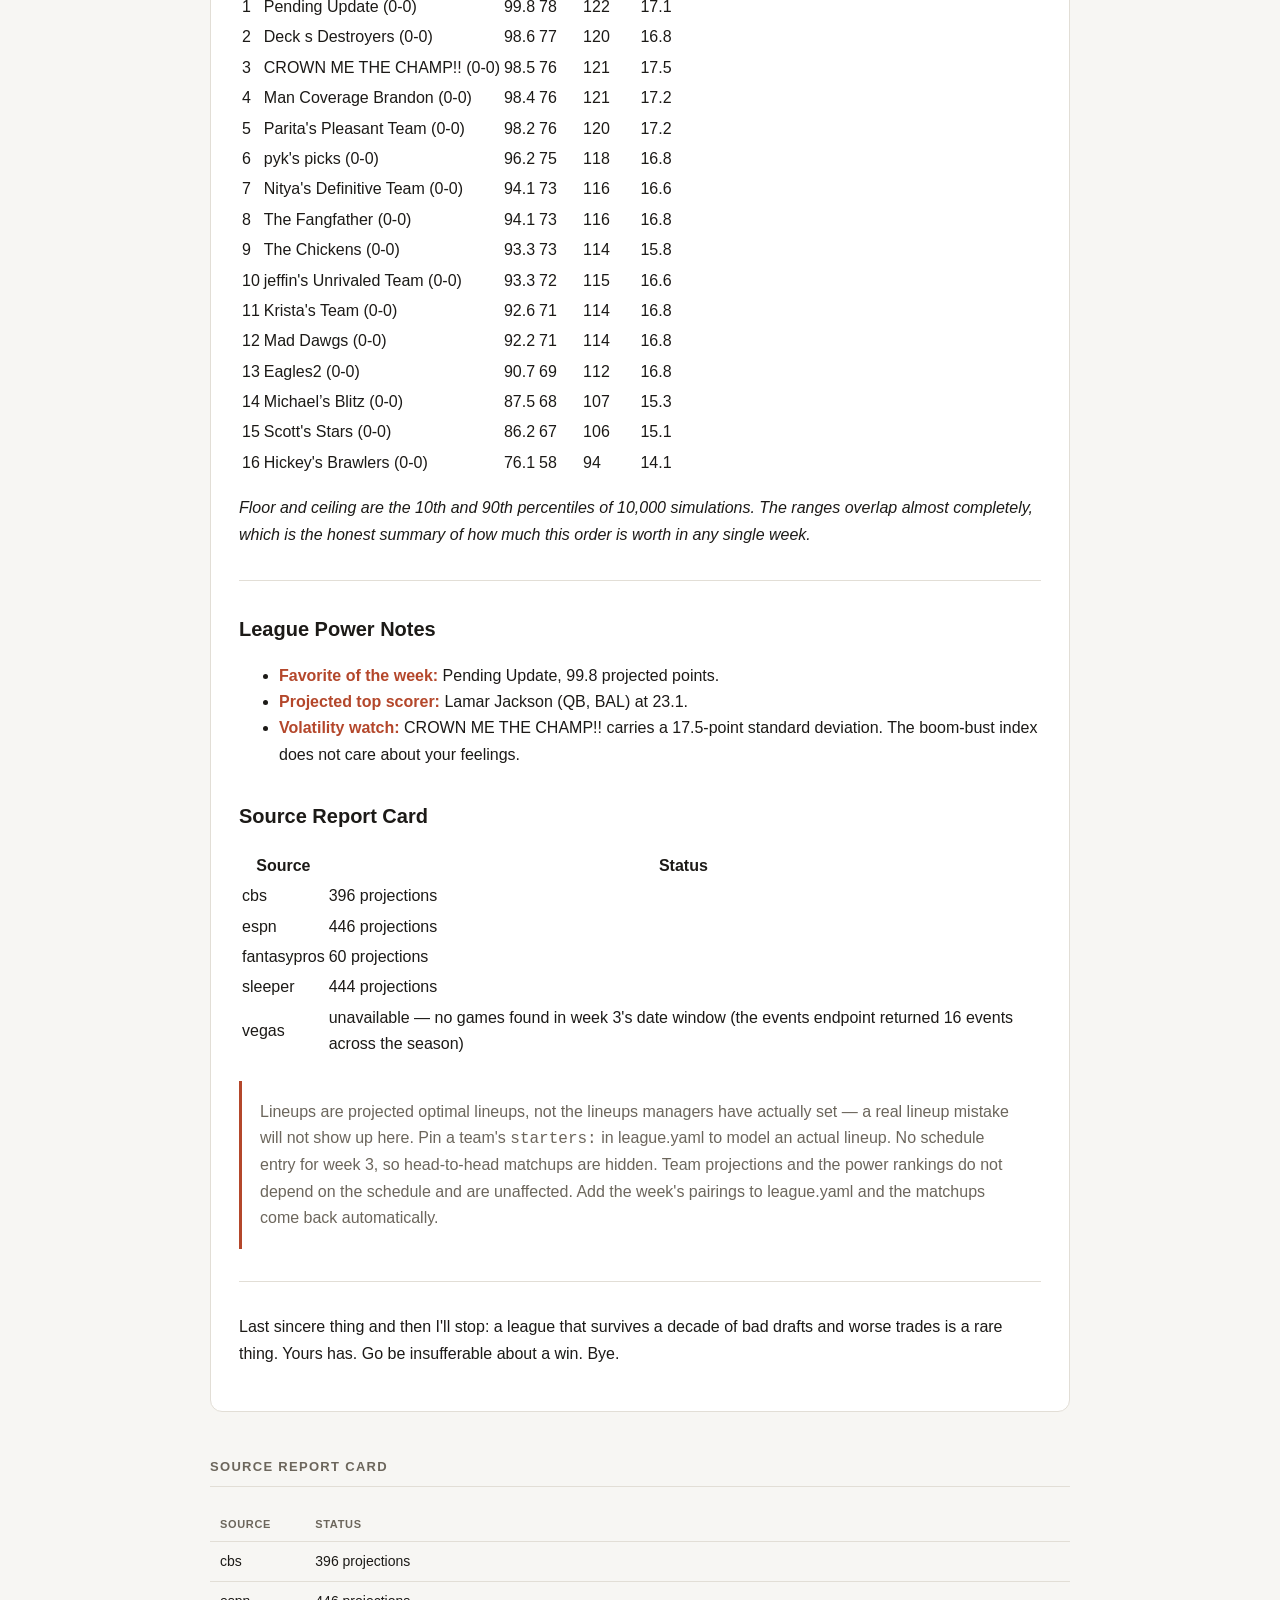
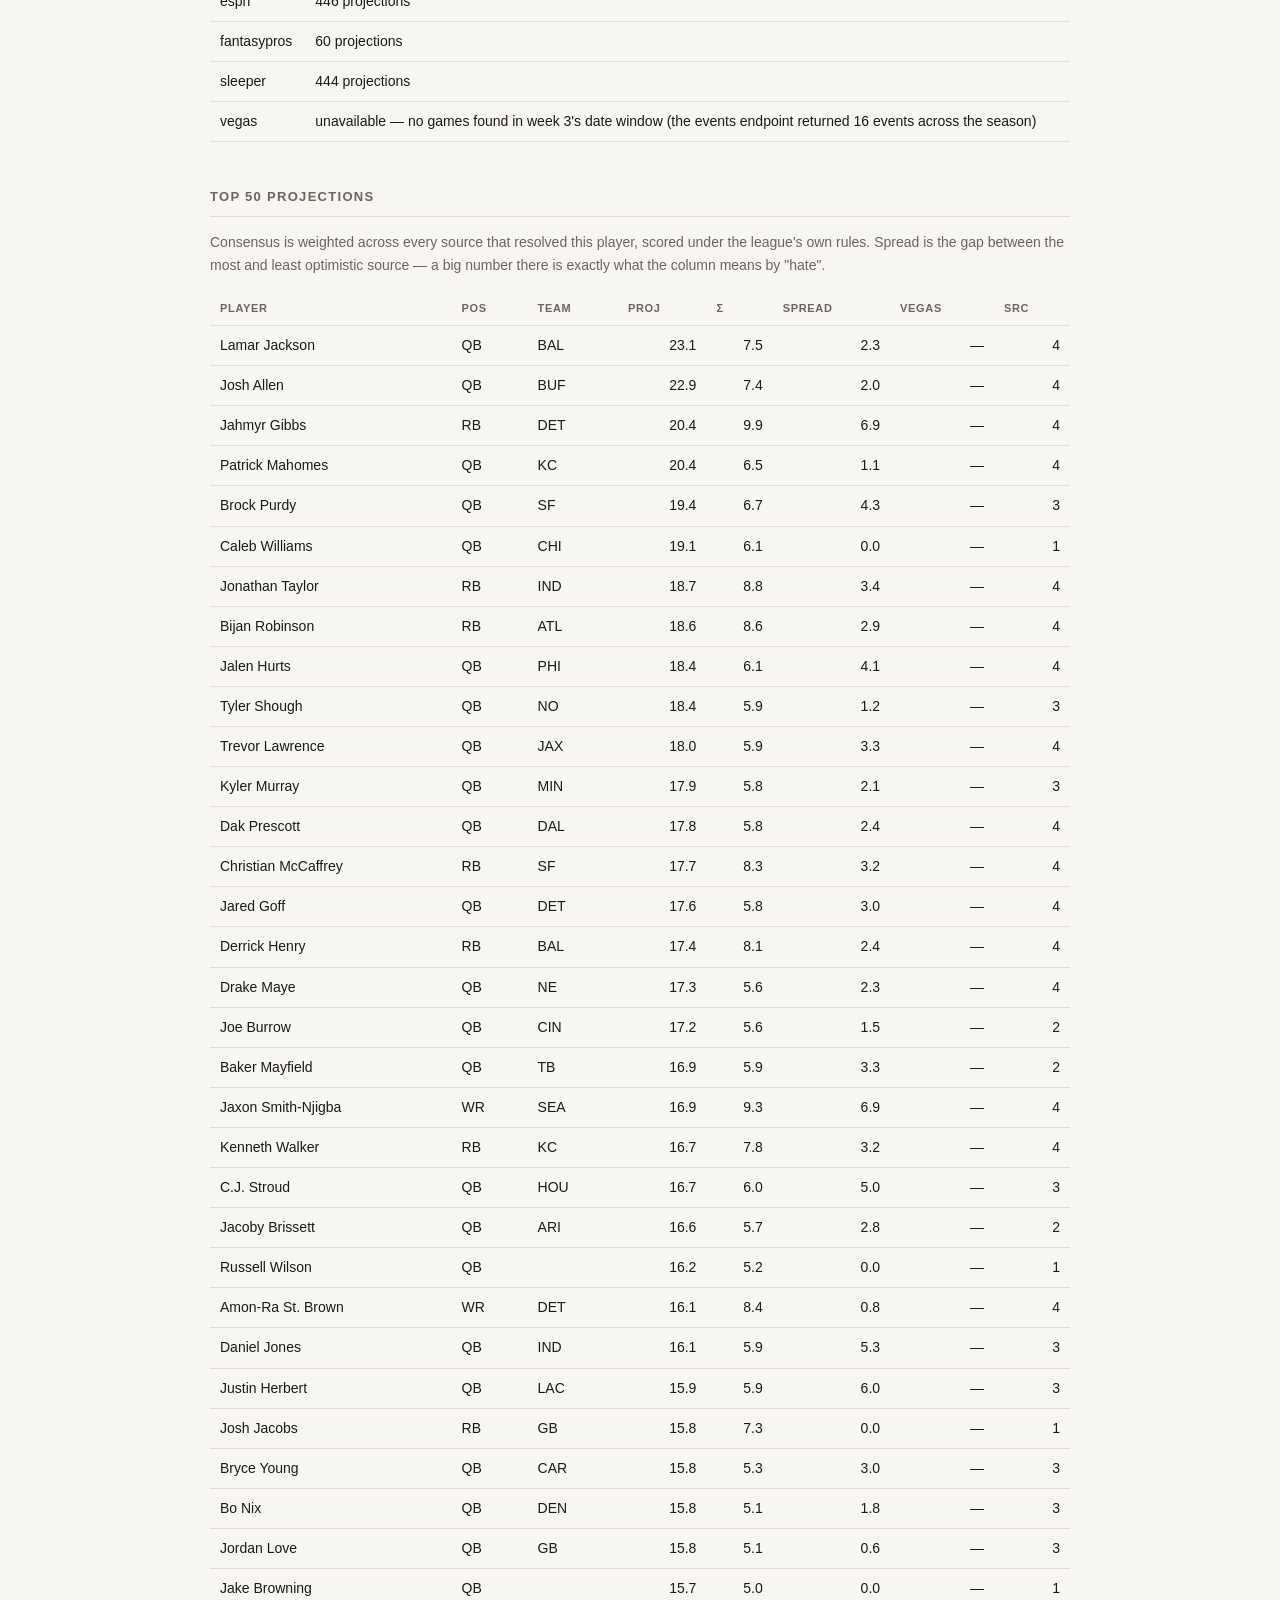
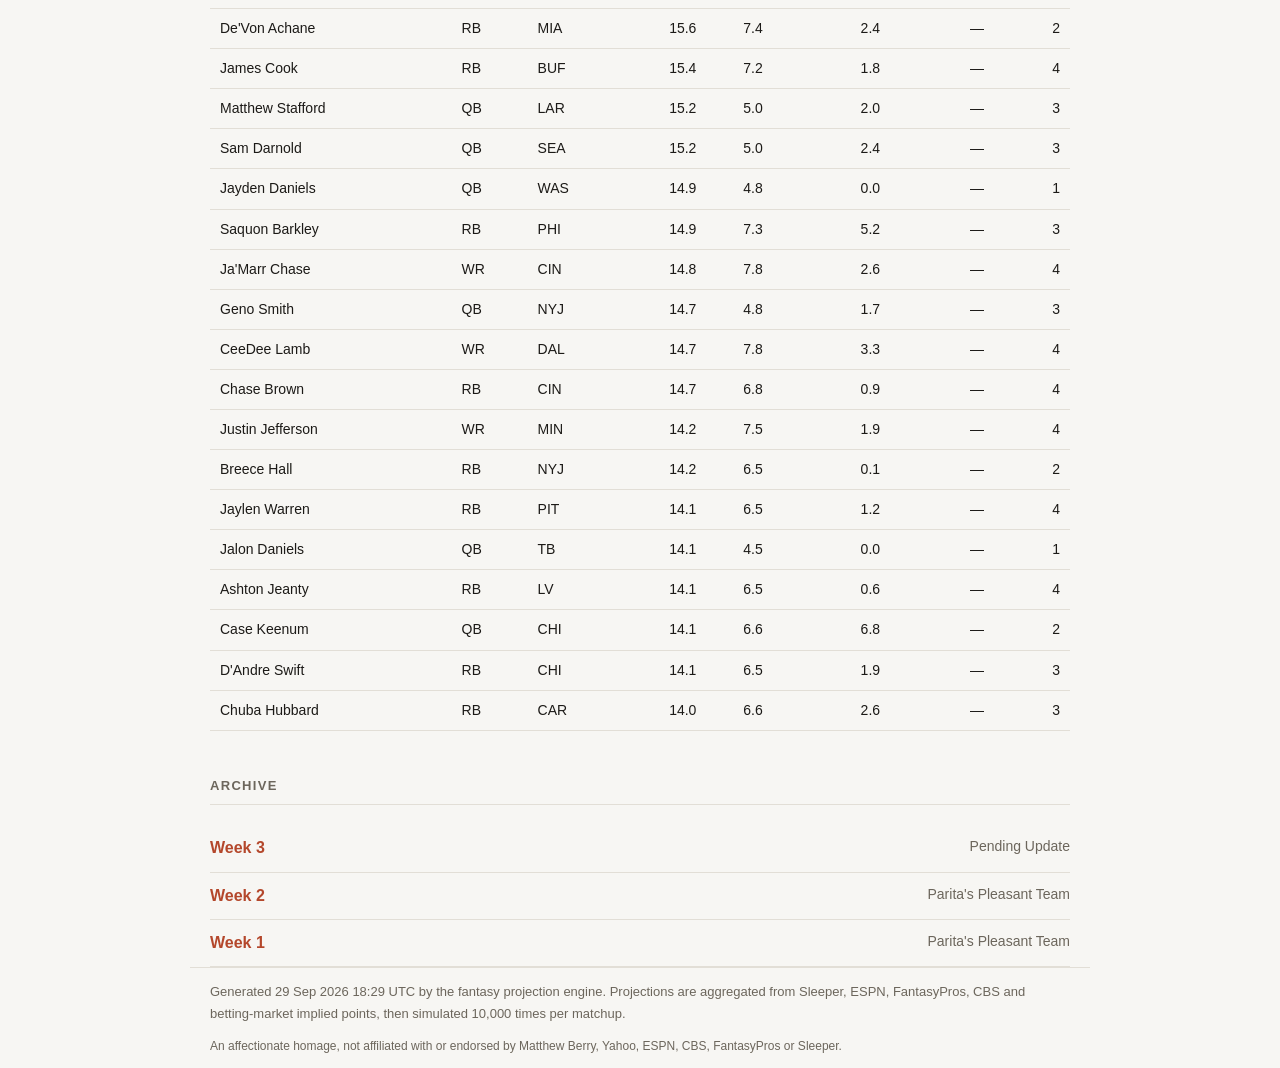
<file: docs/week-3.html>
<!DOCTYPE html>
<html lang="en">
<head>
<meta charset="utf-8">
<meta name="viewport" content="width=device-width, initial-scale=1">
<title>Week 3 — The Talented Mr. Roto-ish Weekly</title>
<meta name="description" content="Projections, spreads, and mildly unhinged commentary.">
<link rel="stylesheet" href="style.css">
</head>
<body>
<header class="masthead">
  <div class="wrap">
    <h1>The Talented Mr. Roto-ish Weekly</h1>
    <p class="tagline">Projections, spreads, and mildly unhinged commentary.</p>
    <p class="subtitle">Week 3 · 2026 · Philly_VZW</p>
  </div>
</header>
<main class="wrap">

<section class="exec">
  <div class="exec-hero">
    <span class="exec-label">Noise beats standings</span>
    <span class="exec-figure">1.8&times;</span>
    <p class="exec-sub">A typical team's score swings <strong>43 points</strong> in a
    single week, while only <strong>23.7 points</strong> separate the top of the table from
    the bottom. The spread within any one team dwarfs the differences between them.</p>
  </div>
  <div class="exec-tile">
    <span class="exec-label">Everyone is live</span>
    <span class="exec-tile-figure">15 of 16</span>
    <p class="exec-sub">teams have a realistic ceiling above the highest projected score on the
    board. On a one-week sample, almost nobody is out of it.</p>
  </div>
</section>
<section><h2 class="section-title">Where every team could land</h2><p class="note">Each box is one team's 10,000 simulated scores: the bar covers the middle half of outcomes, the line through it is the median, and the whiskers reach the 10th and 90th percentiles. Sorted by median. The boxes overlap almost completely, which is the whole point.</p><div class="scroll bp-wrap"><svg class="boxplot" viewBox="0 0 740 466" role="list" aria-label="Projected score distribution for each team" preserveAspectRatio="xMinYMin meet"><line class="bp-grid" x1="176.0" y1="10" x2="176.0" y2="432.0"/><text class="bp-tick" x="176.0" y="450.0">50</text><line class="bp-grid" x1="244.8" y1="10" x2="244.8" y2="432.0"/><text class="bp-tick" x="244.8" y="450.0">60</text><line class="bp-grid" x1="313.5" y1="10" x2="313.5" y2="432.0"/><text class="bp-tick" x="313.5" y="450.0">70</text><line class="bp-grid" x1="382.2" y1="10" x2="382.2" y2="432.0"/><text class="bp-tick" x="382.2" y="450.0">80</text><line class="bp-grid" x1="451.0" y1="10" x2="451.0" y2="432.0"/><text class="bp-tick" x="451.0" y="450.0">90</text><line class="bp-grid" x1="519.8" y1="10" x2="519.8" y2="432.0"/><text class="bp-tick" x="519.8" y="450.0">100</text><line class="bp-grid" x1="588.5" y1="10" x2="588.5" y2="432.0"/><text class="bp-tick" x="588.5" y="450.0">110</text><line class="bp-grid" x1="657.2" y1="10" x2="657.2" y2="432.0"/><text class="bp-tick" x="657.2" y="450.0">120</text><line class="bp-grid" x1="726.0" y1="10" x2="726.0" y2="432.0"/><text class="bp-tick" x="726.0" y="450.0">130</text><g class="bp-row" tabindex="0" role="listitem" data-readout="Pending Update · median 99.8 · middle half 88–111 · range 78–122 · swing 44"><rect class="bp-hit" x="4" y="16.0" width="726" height="26"/><text class="bp-name" x="164" y="33.0">Pending Update</text><line class="bp-whisker" x1="367.8" y1="29.0" x2="668.2" y2="29.0"/><line class="bp-cap" x1="367.8" y1="24.0" x2="367.8" y2="34.0"/><line class="bp-cap" x1="668.2" y1="24.0" x2="668.2" y2="34.0"/><rect class="bp-box" x="437.9" y="22.0" width="160.2" height="14" rx="3"/><line class="bp-median" x1="518.4" y1="21.0" x2="518.4" y2="37.0"/></g><g class="bp-row" tabindex="0" role="listitem" data-readout="Deck s Destroyers · median 98.7 · middle half 87–110 · range 77–120 · swing 43"><rect class="bp-hit" x="4" y="42.0" width="726" height="26"/><text class="bp-name" x="164" y="59.0">Deck s Destroyers</text><line class="bp-whisker" x1="363.0" y1="55.0" x2="659.3" y2="55.0"/><line class="bp-cap" x1="363.0" y1="50.0" x2="363.0" y2="60.0"/><line class="bp-cap" x1="659.3" y1="50.0" x2="659.3" y2="60.0"/><rect class="bp-box" x="431.8" y="48.0" width="154.7" height="14" rx="3"/><line class="bp-median" x1="510.8" y1="47.0" x2="510.8" y2="63.0"/></g><g class="bp-row" tabindex="0" role="listitem" data-readout="Man Coverage Brandon · median 98.4 · middle half 86–110 · range 76–121 · swing 44"><rect class="bp-hit" x="4" y="68.0" width="726" height="26"/><text class="bp-name" x="164" y="85.0">Man Coverage Brandon</text><line class="bp-whisker" x1="356.8" y1="81.0" x2="661.4" y2="81.0"/><line class="bp-cap" x1="356.8" y1="76.0" x2="356.8" y2="86.0"/><line class="bp-cap" x1="661.4" y1="76.0" x2="661.4" y2="86.0"/><rect class="bp-box" x="426.9" y="74.0" width="162.2" height="14" rx="3"/><line class="bp-median" x1="508.8" y1="73.0" x2="508.8" y2="89.0"/></g><g class="bp-row" tabindex="0" role="listitem" data-readout="CROWN ME THE CHAMP!! · median 98.2 · middle half 86–110 · range 76–121 · swing 45"><rect class="bp-hit" x="4" y="94.0" width="726" height="26"/><text class="bp-name" x="164" y="111.0">CROWN ME THE CHAMP!!</text><line class="bp-whisker" x1="354.8" y1="107.0" x2="662.1" y2="107.0"/><line class="bp-cap" x1="354.8" y1="102.0" x2="354.8" y2="112.0"/><line class="bp-cap" x1="662.1" y1="102.0" x2="662.1" y2="112.0"/><rect class="bp-box" x="426.2" y="100.0" width="165.0" height="14" rx="3"/><line class="bp-median" x1="507.4" y1="99.0" x2="507.4" y2="115.0"/></g><g class="bp-row" tabindex="0" role="listitem" data-readout="Parita&#x27;s Pleasant Team · median 98.1 · middle half 86–110 · range 76–120 · swing 44"><rect class="bp-hit" x="4" y="120.0" width="726" height="26"/><text class="bp-name" x="164" y="137.0">Parita&#x27;s Pleasant Team</text><line class="bp-whisker" x1="358.2" y1="133.0" x2="658.6" y2="133.0"/><line class="bp-cap" x1="358.2" y1="128.0" x2="358.2" y2="138.0"/><line class="bp-cap" x1="658.6" y1="128.0" x2="658.6" y2="138.0"/><rect class="bp-box" x="425.6" y="126.0" width="162.2" height="14" rx="3"/><line class="bp-median" x1="506.7" y1="125.0" x2="506.7" y2="141.0"/></g><g class="bp-row" tabindex="0" role="listitem" data-readout="pyk&#x27;s picks · median 96.1 · middle half 85–108 · range 75–118 · swing 43"><rect class="bp-hit" x="4" y="146.0" width="726" height="26"/><text class="bp-name" x="164" y="163.0">pyk&#x27;s picks</text><line class="bp-whisker" x1="346.5" y1="159.0" x2="642.8" y2="159.0"/><line class="bp-cap" x1="346.5" y1="154.0" x2="346.5" y2="164.0"/><line class="bp-cap" x1="642.8" y1="154.0" x2="642.8" y2="164.0"/><rect class="bp-box" x="414.6" y="152.0" width="156.8" height="14" rx="3"/><line class="bp-median" x1="492.9" y1="151.0" x2="492.9" y2="167.0"/></g><g class="bp-row" tabindex="0" role="listitem" data-readout="The Fangfather · median 94.2 · middle half 83–105 · range 73–116 · swing 43"><rect class="bp-hit" x="4" y="172.0" width="726" height="26"/><text class="bp-name" x="164" y="189.0">The Fangfather</text><line class="bp-whisker" x1="332.8" y1="185.0" x2="627.0" y2="185.0"/><line class="bp-cap" x1="332.8" y1="180.0" x2="332.8" y2="190.0"/><line class="bp-cap" x1="627.0" y1="180.0" x2="627.0" y2="190.0"/><rect class="bp-box" x="400.1" y="178.0" width="154.7" height="14" rx="3"/><line class="bp-median" x1="479.9" y1="177.0" x2="479.9" y2="193.0"/></g><g class="bp-row" tabindex="0" role="listitem" data-readout="Nitya&#x27;s Definitive Team · median 94.0 · middle half 83–105 · range 73–116 · swing 43"><rect class="bp-hit" x="4" y="198.0" width="726" height="26"/><text class="bp-name" x="164" y="215.0">Nitya&#x27;s Definitive Team</text><line class="bp-whisker" x1="332.8" y1="211.0" x2="626.3" y2="211.0"/><line class="bp-cap" x1="332.8" y1="206.0" x2="332.8" y2="216.0"/><line class="bp-cap" x1="626.3" y1="206.0" x2="626.3" y2="216.0"/><rect class="bp-box" x="401.5" y="204.0" width="155.4" height="14" rx="3"/><line class="bp-median" x1="478.5" y1="203.0" x2="478.5" y2="219.0"/></g><g class="bp-row" tabindex="0" role="listitem" data-readout="jeffin&#x27;s Unrivaled Team · median 93.2 · middle half 82–104 · range 72–115 · swing 42"><rect class="bp-hit" x="4" y="224.0" width="726" height="26"/><text class="bp-name" x="164" y="241.0">jeffin&#x27;s Unrivaled Team</text><line class="bp-whisker" x1="330.0" y1="237.0" x2="621.5" y2="237.0"/><line class="bp-cap" x1="330.0" y1="232.0" x2="330.0" y2="242.0"/><line class="bp-cap" x1="621.5" y1="232.0" x2="621.5" y2="242.0"/><rect class="bp-box" x="394.6" y="230.0" width="154.7" height="14" rx="3"/><line class="bp-median" x1="473.0" y1="229.0" x2="473.0" y2="245.0"/></g><g class="bp-row" tabindex="0" role="listitem" data-readout="The Chickens · median 93.1 · middle half 83–104 · range 73–114 · swing 41"><rect class="bp-hit" x="4" y="250.0" width="726" height="26"/><text class="bp-name" x="164" y="267.0">The Chickens</text><line class="bp-whisker" x1="334.8" y1="263.0" x2="613.9" y2="263.0"/><line class="bp-cap" x1="334.8" y1="258.0" x2="334.8" y2="268.0"/><line class="bp-cap" x1="613.9" y1="258.0" x2="613.9" y2="268.0"/><rect class="bp-box" x="400.1" y="256.0" width="146.4" height="14" rx="3"/><line class="bp-median" x1="472.3" y1="255.0" x2="472.3" y2="271.0"/></g><g class="bp-row" tabindex="0" role="listitem" data-readout="Krista&#x27;s Team · median 92.6 · middle half 81–104 · range 71–114 · swing 43"><rect class="bp-hit" x="4" y="276.0" width="726" height="26"/><text class="bp-name" x="164" y="293.0">Krista&#x27;s Team</text><line class="bp-whisker" x1="321.1" y1="289.0" x2="618.8" y2="289.0"/><line class="bp-cap" x1="321.1" y1="284.0" x2="321.1" y2="294.0"/><line class="bp-cap" x1="618.8" y1="284.0" x2="618.8" y2="294.0"/><rect class="bp-box" x="389.1" y="282.0" width="158.8" height="14" rx="3"/><line class="bp-median" x1="468.9" y1="281.0" x2="468.9" y2="297.0"/></g><g class="bp-row" tabindex="0" role="listitem" data-readout="Mad Dawgs · median 92.0 · middle half 81–103 · range 71–114 · swing 43"><rect class="bp-hit" x="4" y="302.0" width="726" height="26"/><text class="bp-name" x="164" y="319.0">Mad Dawgs</text><line class="bp-whisker" x1="319.7" y1="315.0" x2="614.6" y2="315.0"/><line class="bp-cap" x1="319.7" y1="310.0" x2="319.7" y2="320.0"/><line class="bp-cap" x1="614.6" y1="310.0" x2="614.6" y2="320.0"/><rect class="bp-box" x="387.1" y="308.0" width="154.7" height="14" rx="3"/><line class="bp-median" x1="464.8" y1="307.0" x2="464.8" y2="323.0"/></g><g class="bp-row" tabindex="0" role="listitem" data-readout="Eagles2 · median 90.7 · middle half 79–102 · range 69–112 · swing 43"><rect class="bp-hit" x="4" y="328.0" width="726" height="26"/><text class="bp-name" x="164" y="345.0">Eagles2</text><line class="bp-whisker" x1="308.7" y1="341.0" x2="604.3" y2="341.0"/><line class="bp-cap" x1="308.7" y1="336.0" x2="308.7" y2="346.0"/><line class="bp-cap" x1="604.3" y1="336.0" x2="604.3" y2="346.0"/><rect class="bp-box" x="376.1" y="334.0" width="157.4" height="14" rx="3"/><line class="bp-median" x1="455.8" y1="333.0" x2="455.8" y2="349.0"/></g><g class="bp-row" tabindex="0" role="listitem" data-readout="Michael’s Blitz · median 87.2 · middle half 77–98 · range 68–107 · swing 39"><rect class="bp-hit" x="4" y="354.0" width="726" height="26"/><text class="bp-name" x="164" y="371.0">Michael’s Blitz</text><line class="bp-whisker" x1="299.1" y1="367.0" x2="569.2" y2="367.0"/><line class="bp-cap" x1="299.1" y1="362.0" x2="299.1" y2="372.0"/><line class="bp-cap" x1="569.2" y1="362.0" x2="569.2" y2="372.0"/><rect class="bp-box" x="363.0" y="360.0" width="140.9" height="14" rx="3"/><line class="bp-median" x1="431.8" y1="359.0" x2="431.8" y2="375.0"/></g><g class="bp-row" tabindex="0" role="listitem" data-readout="Scott&#x27;s Stars · median 85.9 · middle half 76–96 · range 67–106 · swing 39"><rect class="bp-hit" x="4" y="380.0" width="726" height="26"/><text class="bp-name" x="164" y="397.0">Scott&#x27;s Stars</text><line class="bp-whisker" x1="293.6" y1="393.0" x2="559.6" y2="393.0"/><line class="bp-cap" x1="293.6" y1="388.0" x2="293.6" y2="398.0"/><line class="bp-cap" x1="559.6" y1="388.0" x2="559.6" y2="398.0"/><rect class="bp-box" x="353.4" y="386.0" width="141.6" height="14" rx="3"/><line class="bp-median" x1="422.8" y1="385.0" x2="422.8" y2="401.0"/></g><g class="bp-row" tabindex="0" role="listitem" data-readout="Hickey&#x27;s Brawlers · median 76.1 · middle half 67–85 · range 58–94 · swing 36"><rect class="bp-hit" x="4" y="406.0" width="726" height="26"/><text class="bp-name" x="164" y="423.0">Hickey&#x27;s Brawlers</text><line class="bp-whisker" x1="230.3" y1="419.0" x2="481.2" y2="419.0"/><line class="bp-cap" x1="230.3" y1="414.0" x2="230.3" y2="424.0"/><line class="bp-cap" x1="481.2" y1="414.0" x2="481.2" y2="424.0"/><rect class="bp-box" x="290.1" y="412.0" width="129.3" height="14" rx="3"/><line class="bp-median" x1="355.4" y1="411.0" x2="355.4" y2="427.0"/></g></svg></div><div class="bp-tip" id="bp-tip" role="status" aria-live="polite" hidden></div></section>
<section><h2 class="section-title">Power Rankings</h2><div class="scroll"><table class="data rankings"><thead><tr><th class='num'>#</th><th>Team</th><th class='num'>Proj</th><th class='num'>Median</th><th class='num'>Middle half</th><th class='num'>Range</th><th class='num'>&sigma;</th></tr></thead><tbody><tr><td class='num rank'>1</td><td class='rank-team'>Pending Update<span class='rank-record'>0-0</span></td><td class='num strong'>99.8</td><td class='num'>99.8</td><td class='num muted'>88&ndash;111</td><td class='num muted'>78&ndash;122</td><td class='num muted'>17.1</td></tr><tr><td class='num rank'>2</td><td class='rank-team'>Deck s Destroyers<span class='rank-record'>0-0</span></td><td class='num strong'>98.6</td><td class='num'>98.7</td><td class='num muted'>87&ndash;110</td><td class='num muted'>77&ndash;120</td><td class='num muted'>16.8</td></tr><tr><td class='num rank'>3</td><td class='rank-team'>CROWN ME THE CHAMP!!<span class='rank-record'>0-0</span></td><td class='num strong'>98.5</td><td class='num'>98.2</td><td class='num muted'>86&ndash;110</td><td class='num muted'>76&ndash;121</td><td class='num muted'>17.5</td></tr><tr><td class='num rank'>4</td><td class='rank-team'>Man Coverage Brandon<span class='rank-record'>0-0</span></td><td class='num strong'>98.4</td><td class='num'>98.4</td><td class='num muted'>86&ndash;110</td><td class='num muted'>76&ndash;121</td><td class='num muted'>17.2</td></tr><tr><td class='num rank'>5</td><td class='rank-team'>Parita&#x27;s Pleasant Team<span class='rank-record'>0-0</span></td><td class='num strong'>98.2</td><td class='num'>98.1</td><td class='num muted'>86&ndash;110</td><td class='num muted'>76&ndash;120</td><td class='num muted'>17.2</td></tr><tr><td class='num rank'>6</td><td class='rank-team'>pyk&#x27;s picks<span class='rank-record'>0-0</span></td><td class='num strong'>96.2</td><td class='num'>96.1</td><td class='num muted'>85&ndash;108</td><td class='num muted'>75&ndash;118</td><td class='num muted'>16.8</td></tr><tr><td class='num rank'>7</td><td class='rank-team'>Nitya&#x27;s Definitive Team<span class='rank-record'>0-0</span></td><td class='num strong'>94.1</td><td class='num'>94.0</td><td class='num muted'>83&ndash;105</td><td class='num muted'>73&ndash;116</td><td class='num muted'>16.6</td></tr><tr><td class='num rank'>8</td><td class='rank-team'>The Fangfather<span class='rank-record'>0-0</span></td><td class='num strong'>94.1</td><td class='num'>94.2</td><td class='num muted'>83&ndash;105</td><td class='num muted'>73&ndash;116</td><td class='num muted'>16.8</td></tr><tr><td class='num rank'>9</td><td class='rank-team'>The Chickens<span class='rank-record'>0-0</span></td><td class='num strong'>93.3</td><td class='num'>93.1</td><td class='num muted'>83&ndash;104</td><td class='num muted'>73&ndash;114</td><td class='num muted'>15.8</td></tr><tr><td class='num rank'>10</td><td class='rank-team'>jeffin&#x27;s Unrivaled Team<span class='rank-record'>0-0</span></td><td class='num strong'>93.3</td><td class='num'>93.2</td><td class='num muted'>82&ndash;104</td><td class='num muted'>72&ndash;115</td><td class='num muted'>16.6</td></tr><tr><td class='num rank'>11</td><td class='rank-team'>Krista&#x27;s Team<span class='rank-record'>0-0</span></td><td class='num strong'>92.6</td><td class='num'>92.6</td><td class='num muted'>81&ndash;104</td><td class='num muted'>71&ndash;114</td><td class='num muted'>16.8</td></tr><tr><td class='num rank'>12</td><td class='rank-team'>Mad Dawgs<span class='rank-record'>0-0</span></td><td class='num strong'>92.2</td><td class='num'>92.0</td><td class='num muted'>81&ndash;103</td><td class='num muted'>71&ndash;114</td><td class='num muted'>16.8</td></tr><tr><td class='num rank'>13</td><td class='rank-team'>Eagles2<span class='rank-record'>0-0</span></td><td class='num strong'>90.7</td><td class='num'>90.7</td><td class='num muted'>79&ndash;102</td><td class='num muted'>69&ndash;112</td><td class='num muted'>16.8</td></tr><tr><td class='num rank'>14</td><td class='rank-team'>Michael’s Blitz<span class='rank-record'>0-0</span></td><td class='num strong'>87.5</td><td class='num'>87.2</td><td class='num muted'>77&ndash;98</td><td class='num muted'>68&ndash;107</td><td class='num muted'>15.3</td></tr><tr><td class='num rank'>15</td><td class='rank-team'>Scott&#x27;s Stars<span class='rank-record'>0-0</span></td><td class='num strong'>86.2</td><td class='num'>85.9</td><td class='num muted'>76&ndash;96</td><td class='num muted'>67&ndash;106</td><td class='num muted'>15.1</td></tr><tr><td class='num rank'>16</td><td class='rank-team'>Hickey&#x27;s Brawlers<span class='rank-record'>0-0</span></td><td class='num strong'>76.1</td><td class='num'>76.1</td><td class='num muted'>67&ndash;85</td><td class='num muted'>58&ndash;94</td><td class='num muted'>14.1</td></tr></tbody></table></div><p class="note">Every number behind the chart above, so nothing is reachable only by hovering. Middle half is the 25th to 75th percentile; range is the 10th to 90th. First to last is 23.7 points, yet 15 of 16 teams have a ceiling above the top team's projection — on any given week this order means less than it looks.</p></section>
<section><h2 class="section-title">Head-to-Head</h2><div class="pending"><p><strong>Matchups are hidden until the schedule is in.</strong></p><p>The Yahoo export does not include the matchup schedule, so pairing teams here would invent games that are not being played. Everything above is unaffected: team projections and the power rankings do not depend on who plays whom.</p><p>Add the week's pairings to <code>league.yaml</code> and the spreads, win probabilities and matchup previews return automatically.</p></div></section>
<section><h2 class="section-title">League Power Notes</h2><div class="tiles"><div class="tile"><span class="tile-label">Favorite of the week</span><span class="tile-value">Pending Update</span><span class="tile-sub">99.8 projected</span></div><div class="tile"><span class="tile-label">Volatility watch</span><span class="tile-value">CROWN ME THE CHAMP!!</span><span class="tile-sub">&sigma; 17.5</span></div><div class="tile"><span class="tile-label">Projected top scorer</span><span class="tile-value">Lamar Jackson</span><span class="tile-sub">23.1 pts · QB</span></div><div class="tile"><span class="tile-label">Top to bottom</span><span class="tile-value">23.7 points</span><span class="tile-sub">across all teams</span></div></div></section>
<section class="column"><h1>The Talented Mr. Roto-ish Weekly</h1>
<h3>Week 3, 2026 — Philly_VZW</h3>
<p>Somebody at the grocery store had eleven items in the ten-items-or-fewer lane and made eye contact with me the entire time. Just held it. Didn't flinch. I said nothing, because I am a coward, and because on some level I admired the commitment. That man is starting a quarterback on bye this week and he will not apologize.</p>
<p>Anyway. Pending Update sitting on top of the rankings. Let's talk about it.</p>
<hr>
<h2>The Slate</h2>
<p>There isn't one yet — the league export doesn't carry the matchup schedule, and I'm not going to preview games nobody is playing. It's not that I don't have opinions. It's just that they'd be about the wrong sixteen teams. Add the pairings and the spreads come right back.</p>
<hr>
<h2>Power Rankings</h2>
<table><thead><tr><th>#</th><th>Team</th><th>Proj</th><th>Floor</th><th>Ceiling</th><th>σ</th></tr></thead><tbody><tr><td>1</td><td>Pending Update (0-0)</td><td>99.8</td><td>78</td><td>122</td><td>17.1</td></tr><tr><td>2</td><td>Deck s Destroyers (0-0)</td><td>98.6</td><td>77</td><td>120</td><td>16.8</td></tr><tr><td>3</td><td>CROWN ME THE CHAMP!! (0-0)</td><td>98.5</td><td>76</td><td>121</td><td>17.5</td></tr><tr><td>4</td><td>Man Coverage Brandon (0-0)</td><td>98.4</td><td>76</td><td>121</td><td>17.2</td></tr><tr><td>5</td><td>Parita's Pleasant Team (0-0)</td><td>98.2</td><td>76</td><td>120</td><td>17.2</td></tr><tr><td>6</td><td>pyk's picks (0-0)</td><td>96.2</td><td>75</td><td>118</td><td>16.8</td></tr><tr><td>7</td><td>Nitya's Definitive Team (0-0)</td><td>94.1</td><td>73</td><td>116</td><td>16.6</td></tr><tr><td>8</td><td>The Fangfather (0-0)</td><td>94.1</td><td>73</td><td>116</td><td>16.8</td></tr><tr><td>9</td><td>The Chickens (0-0)</td><td>93.3</td><td>73</td><td>114</td><td>15.8</td></tr><tr><td>10</td><td>jeffin's Unrivaled Team (0-0)</td><td>93.3</td><td>72</td><td>115</td><td>16.6</td></tr><tr><td>11</td><td>Krista's Team (0-0)</td><td>92.6</td><td>71</td><td>114</td><td>16.8</td></tr><tr><td>12</td><td>Mad Dawgs (0-0)</td><td>92.2</td><td>71</td><td>114</td><td>16.8</td></tr><tr><td>13</td><td>Eagles2 (0-0)</td><td>90.7</td><td>69</td><td>112</td><td>16.8</td></tr><tr><td>14</td><td>Michael’s Blitz (0-0)</td><td>87.5</td><td>68</td><td>107</td><td>15.3</td></tr><tr><td>15</td><td>Scott's Stars (0-0)</td><td>86.2</td><td>67</td><td>106</td><td>15.1</td></tr><tr><td>16</td><td>Hickey's Brawlers (0-0)</td><td>76.1</td><td>58</td><td>94</td><td>14.1</td></tr></tbody></table>
<p><em>Floor and ceiling are the 10th and 90th percentiles of 10,000 simulations. The ranges overlap almost completely, which is the honest summary of how much this order is worth in any single week.</em></p>
<hr>
<h2>League Power Notes</h2>
<ul><li><strong>Favorite of the week:</strong> Pending Update, 99.8 projected points.</li><li><strong>Projected top scorer:</strong> Lamar Jackson (QB, BAL) at 23.1.</li><li><strong>Volatility watch:</strong> CROWN ME THE CHAMP!! carries a 17.5-point standard deviation. The boom-bust index does not care about your feelings.</li></ul>
<h2>Source Report Card</h2>
<table><thead><tr><th>Source</th><th>Status</th></tr></thead><tbody><tr><td>cbs</td><td>396 projections</td></tr><tr><td>espn</td><td>446 projections</td></tr><tr><td>fantasypros</td><td>60 projections</td></tr><tr><td>sleeper</td><td>444 projections</td></tr><tr><td>vegas</td><td>unavailable — no games found in week 3's date window (the events endpoint returned 16 events across the season)</td></tr></tbody></table>
<blockquote><p>Lineups are projected optimal lineups, not the lineups managers have actually set — a real lineup mistake will not show up here. Pin a team's <code>starters:</code> in league.yaml to model an actual lineup. No schedule entry for week 3, so head-to-head matchups are hidden. Team projections and the power rankings do not depend on the schedule and are unaffected. Add the week's pairings to league.yaml and the matchups come back automatically.</p></blockquote>
<hr>
<p>Last sincere thing and then I'll stop: a league that survives a decade of bad drafts and worse trades is a rare thing. Yours has. Go be insufferable about a win. Bye.</p></section>
<section><h2 class="section-title">Source Report Card</h2><table class="data"><thead><tr><th>Source</th><th>Status</th></tr></thead><tbody><tr><td>cbs</td><td>396 projections</td></tr><tr><td>espn</td><td>446 projections</td></tr><tr><td>fantasypros</td><td>60 projections</td></tr><tr><td>sleeper</td><td>444 projections</td></tr><tr><td>vegas</td><td>unavailable — no games found in week 3&#x27;s date window (the events endpoint returned 16 events across the season)</td></tr></tbody></table></section>
<section><h2 class="section-title">Top 50 Projections</h2><p class="note">Consensus is weighted across every source that resolved this player, scored under the league's own rules. Spread is the gap between the most and least optimistic source — a big number there is exactly what the column means by "hate".</p><div class="scroll"><table class="data"><thead><tr><th>Player</th><th>Pos</th><th>Team</th><th>Proj</th><th>&sigma;</th><th>Spread</th><th>Vegas</th><th>Src</th></tr></thead><tbody><tr><td>Lamar Jackson</td><td>QB</td><td>BAL</td><td class='num'>23.1</td><td class='num'>7.5</td><td class='num'>2.3</td><td class='num'>&mdash;</td><td class='num'>4</td></tr><tr><td>Josh Allen</td><td>QB</td><td>BUF</td><td class='num'>22.9</td><td class='num'>7.4</td><td class='num'>2.0</td><td class='num'>&mdash;</td><td class='num'>4</td></tr><tr><td>Jahmyr Gibbs</td><td>RB</td><td>DET</td><td class='num'>20.4</td><td class='num'>9.9</td><td class='num'>6.9</td><td class='num'>&mdash;</td><td class='num'>4</td></tr><tr><td>Patrick Mahomes</td><td>QB</td><td>KC</td><td class='num'>20.4</td><td class='num'>6.5</td><td class='num'>1.1</td><td class='num'>&mdash;</td><td class='num'>4</td></tr><tr><td>Brock Purdy</td><td>QB</td><td>SF</td><td class='num'>19.4</td><td class='num'>6.7</td><td class='num'>4.3</td><td class='num'>&mdash;</td><td class='num'>3</td></tr><tr><td>Caleb Williams</td><td>QB</td><td>CHI</td><td class='num'>19.1</td><td class='num'>6.1</td><td class='num'>0.0</td><td class='num'>&mdash;</td><td class='num'>1</td></tr><tr><td>Jonathan Taylor</td><td>RB</td><td>IND</td><td class='num'>18.7</td><td class='num'>8.8</td><td class='num'>3.4</td><td class='num'>&mdash;</td><td class='num'>4</td></tr><tr><td>Bijan Robinson</td><td>RB</td><td>ATL</td><td class='num'>18.6</td><td class='num'>8.6</td><td class='num'>2.9</td><td class='num'>&mdash;</td><td class='num'>4</td></tr><tr><td>Jalen Hurts</td><td>QB</td><td>PHI</td><td class='num'>18.4</td><td class='num'>6.1</td><td class='num'>4.1</td><td class='num'>&mdash;</td><td class='num'>4</td></tr><tr><td>Tyler Shough</td><td>QB</td><td>NO</td><td class='num'>18.4</td><td class='num'>5.9</td><td class='num'>1.2</td><td class='num'>&mdash;</td><td class='num'>3</td></tr><tr><td>Trevor Lawrence</td><td>QB</td><td>JAX</td><td class='num'>18.0</td><td class='num'>5.9</td><td class='num'>3.3</td><td class='num'>&mdash;</td><td class='num'>4</td></tr><tr><td>Kyler Murray</td><td>QB</td><td>MIN</td><td class='num'>17.9</td><td class='num'>5.8</td><td class='num'>2.1</td><td class='num'>&mdash;</td><td class='num'>3</td></tr><tr><td>Dak Prescott</td><td>QB</td><td>DAL</td><td class='num'>17.8</td><td class='num'>5.8</td><td class='num'>2.4</td><td class='num'>&mdash;</td><td class='num'>4</td></tr><tr><td>Christian McCaffrey</td><td>RB</td><td>SF</td><td class='num'>17.7</td><td class='num'>8.3</td><td class='num'>3.2</td><td class='num'>&mdash;</td><td class='num'>4</td></tr><tr><td>Jared Goff</td><td>QB</td><td>DET</td><td class='num'>17.6</td><td class='num'>5.8</td><td class='num'>3.0</td><td class='num'>&mdash;</td><td class='num'>4</td></tr><tr><td>Derrick Henry</td><td>RB</td><td>BAL</td><td class='num'>17.4</td><td class='num'>8.1</td><td class='num'>2.4</td><td class='num'>&mdash;</td><td class='num'>4</td></tr><tr><td>Drake Maye</td><td>QB</td><td>NE</td><td class='num'>17.3</td><td class='num'>5.6</td><td class='num'>2.3</td><td class='num'>&mdash;</td><td class='num'>4</td></tr><tr><td>Joe Burrow</td><td>QB</td><td>CIN</td><td class='num'>17.2</td><td class='num'>5.6</td><td class='num'>1.5</td><td class='num'>&mdash;</td><td class='num'>2</td></tr><tr><td>Baker Mayfield</td><td>QB</td><td>TB</td><td class='num'>16.9</td><td class='num'>5.9</td><td class='num'>3.3</td><td class='num'>&mdash;</td><td class='num'>2</td></tr><tr><td>Jaxon Smith-Njigba</td><td>WR</td><td>SEA</td><td class='num'>16.9</td><td class='num'>9.3</td><td class='num'>6.9</td><td class='num'>&mdash;</td><td class='num'>4</td></tr><tr><td>Kenneth Walker</td><td>RB</td><td>KC</td><td class='num'>16.7</td><td class='num'>7.8</td><td class='num'>3.2</td><td class='num'>&mdash;</td><td class='num'>4</td></tr><tr><td>C.J. Stroud</td><td>QB</td><td>HOU</td><td class='num'>16.7</td><td class='num'>6.0</td><td class='num'>5.0</td><td class='num'>&mdash;</td><td class='num'>3</td></tr><tr><td>Jacoby Brissett</td><td>QB</td><td>ARI</td><td class='num'>16.6</td><td class='num'>5.7</td><td class='num'>2.8</td><td class='num'>&mdash;</td><td class='num'>2</td></tr><tr><td>Russell Wilson</td><td>QB</td><td></td><td class='num'>16.2</td><td class='num'>5.2</td><td class='num'>0.0</td><td class='num'>&mdash;</td><td class='num'>1</td></tr><tr><td>Amon-Ra St. Brown</td><td>WR</td><td>DET</td><td class='num'>16.1</td><td class='num'>8.4</td><td class='num'>0.8</td><td class='num'>&mdash;</td><td class='num'>4</td></tr><tr><td>Daniel Jones</td><td>QB</td><td>IND</td><td class='num'>16.1</td><td class='num'>5.9</td><td class='num'>5.3</td><td class='num'>&mdash;</td><td class='num'>3</td></tr><tr><td>Justin Herbert</td><td>QB</td><td>LAC</td><td class='num'>15.9</td><td class='num'>5.9</td><td class='num'>6.0</td><td class='num'>&mdash;</td><td class='num'>3</td></tr><tr><td>Josh Jacobs</td><td>RB</td><td>GB</td><td class='num'>15.8</td><td class='num'>7.3</td><td class='num'>0.0</td><td class='num'>&mdash;</td><td class='num'>1</td></tr><tr><td>Bryce Young</td><td>QB</td><td>CAR</td><td class='num'>15.8</td><td class='num'>5.3</td><td class='num'>3.0</td><td class='num'>&mdash;</td><td class='num'>3</td></tr><tr><td>Bo Nix</td><td>QB</td><td>DEN</td><td class='num'>15.8</td><td class='num'>5.1</td><td class='num'>1.8</td><td class='num'>&mdash;</td><td class='num'>3</td></tr><tr><td>Jordan Love</td><td>QB</td><td>GB</td><td class='num'>15.8</td><td class='num'>5.1</td><td class='num'>0.6</td><td class='num'>&mdash;</td><td class='num'>3</td></tr><tr><td>Jake Browning</td><td>QB</td><td></td><td class='num'>15.7</td><td class='num'>5.0</td><td class='num'>0.0</td><td class='num'>&mdash;</td><td class='num'>1</td></tr><tr><td>De&#x27;Von Achane</td><td>RB</td><td>MIA</td><td class='num'>15.6</td><td class='num'>7.4</td><td class='num'>2.4</td><td class='num'>&mdash;</td><td class='num'>2</td></tr><tr><td>James Cook</td><td>RB</td><td>BUF</td><td class='num'>15.4</td><td class='num'>7.2</td><td class='num'>1.8</td><td class='num'>&mdash;</td><td class='num'>4</td></tr><tr><td>Matthew Stafford</td><td>QB</td><td>LAR</td><td class='num'>15.2</td><td class='num'>5.0</td><td class='num'>2.0</td><td class='num'>&mdash;</td><td class='num'>3</td></tr><tr><td>Sam Darnold</td><td>QB</td><td>SEA</td><td class='num'>15.2</td><td class='num'>5.0</td><td class='num'>2.4</td><td class='num'>&mdash;</td><td class='num'>3</td></tr><tr><td>Jayden Daniels</td><td>QB</td><td>WAS</td><td class='num'>14.9</td><td class='num'>4.8</td><td class='num'>0.0</td><td class='num'>&mdash;</td><td class='num'>1</td></tr><tr><td>Saquon Barkley</td><td>RB</td><td>PHI</td><td class='num'>14.9</td><td class='num'>7.3</td><td class='num'>5.2</td><td class='num'>&mdash;</td><td class='num'>3</td></tr><tr><td>Ja&#x27;Marr Chase</td><td>WR</td><td>CIN</td><td class='num'>14.8</td><td class='num'>7.8</td><td class='num'>2.6</td><td class='num'>&mdash;</td><td class='num'>4</td></tr><tr><td>Geno Smith</td><td>QB</td><td>NYJ</td><td class='num'>14.7</td><td class='num'>4.8</td><td class='num'>1.7</td><td class='num'>&mdash;</td><td class='num'>3</td></tr><tr><td>CeeDee Lamb</td><td>WR</td><td>DAL</td><td class='num'>14.7</td><td class='num'>7.8</td><td class='num'>3.3</td><td class='num'>&mdash;</td><td class='num'>4</td></tr><tr><td>Chase Brown</td><td>RB</td><td>CIN</td><td class='num'>14.7</td><td class='num'>6.8</td><td class='num'>0.9</td><td class='num'>&mdash;</td><td class='num'>4</td></tr><tr><td>Justin Jefferson</td><td>WR</td><td>MIN</td><td class='num'>14.2</td><td class='num'>7.5</td><td class='num'>1.9</td><td class='num'>&mdash;</td><td class='num'>4</td></tr><tr><td>Breece Hall</td><td>RB</td><td>NYJ</td><td class='num'>14.2</td><td class='num'>6.5</td><td class='num'>0.1</td><td class='num'>&mdash;</td><td class='num'>2</td></tr><tr><td>Jaylen Warren</td><td>RB</td><td>PIT</td><td class='num'>14.1</td><td class='num'>6.5</td><td class='num'>1.2</td><td class='num'>&mdash;</td><td class='num'>4</td></tr><tr><td>Jalon Daniels</td><td>QB</td><td>TB</td><td class='num'>14.1</td><td class='num'>4.5</td><td class='num'>0.0</td><td class='num'>&mdash;</td><td class='num'>1</td></tr><tr><td>Ashton Jeanty</td><td>RB</td><td>LV</td><td class='num'>14.1</td><td class='num'>6.5</td><td class='num'>0.6</td><td class='num'>&mdash;</td><td class='num'>4</td></tr><tr><td>Case Keenum</td><td>QB</td><td>CHI</td><td class='num'>14.1</td><td class='num'>6.6</td><td class='num'>6.8</td><td class='num'>&mdash;</td><td class='num'>2</td></tr><tr><td>D&#x27;Andre Swift</td><td>RB</td><td>CHI</td><td class='num'>14.1</td><td class='num'>6.5</td><td class='num'>1.9</td><td class='num'>&mdash;</td><td class='num'>3</td></tr><tr><td>Chuba Hubbard</td><td>RB</td><td>CAR</td><td class='num'>14.0</td><td class='num'>6.6</td><td class='num'>2.6</td><td class='num'>&mdash;</td><td class='num'>3</td></tr></tbody></table></div></section>
<section><h2 class="section-title">Archive</h2><ul class="archive"><li><a href="week-3.html">Week 3</a><span class="archive-meta">Pending Update</span></li><li><a href="week-2.html">Week 2</a><span class="archive-meta">Parita&#x27;s Pleasant Team</span></li><li><a href="week-1.html">Week 1</a><span class="archive-meta">Parita&#x27;s Pleasant Team</span></li></ul></section>
</main>
<script>
(function () {
  var tip = document.getElementById("bp-tip");
  var wrap = document.querySelector(".bp-wrap");
  if (!tip || !wrap) return;

  function show(row, clientX) {
    // textContent, never innerHTML: team names are user-supplied text.
    tip.textContent = row.getAttribute("data-readout") || "";
    tip.hidden = false;
    var box = wrap.getBoundingClientRect();
    var rowBox = row.getBoundingClientRect();
    var x = (clientX === undefined ? rowBox.left + rowBox.width / 2 : clientX) - box.left;
    tip.style.left = Math.max(4, Math.min(x + 12, box.width - tip.offsetWidth - 4)) + "px";
    tip.style.top = (rowBox.top - box.top + rowBox.height + 6) + "px";
  }
  function hide() { tip.hidden = true; }

  wrap.querySelectorAll(".bp-row").forEach(function (row) {
    row.addEventListener("pointermove", function (e) { show(row, e.clientX); });
    row.addEventListener("pointerleave", hide);
    row.addEventListener("focus", function () { show(row); });
    row.addEventListener("blur", hide);
  });
  wrap.addEventListener("pointerleave", hide);
})();
</script>
<footer class="wrap">
  <p>Generated 29 Sep 2026 18:29 UTC by the fantasy projection engine. Projections are aggregated from
  Sleeper, ESPN, FantasyPros, CBS and betting-market implied points, then simulated 10,000 times
  per matchup.</p>
  <p class="disclaimer">An affectionate homage, not affiliated with or endorsed by Matthew Berry,
  Yahoo, ESPN, CBS, FantasyPros or Sleeper.</p>
</footer>
</body>
</html>
</file>
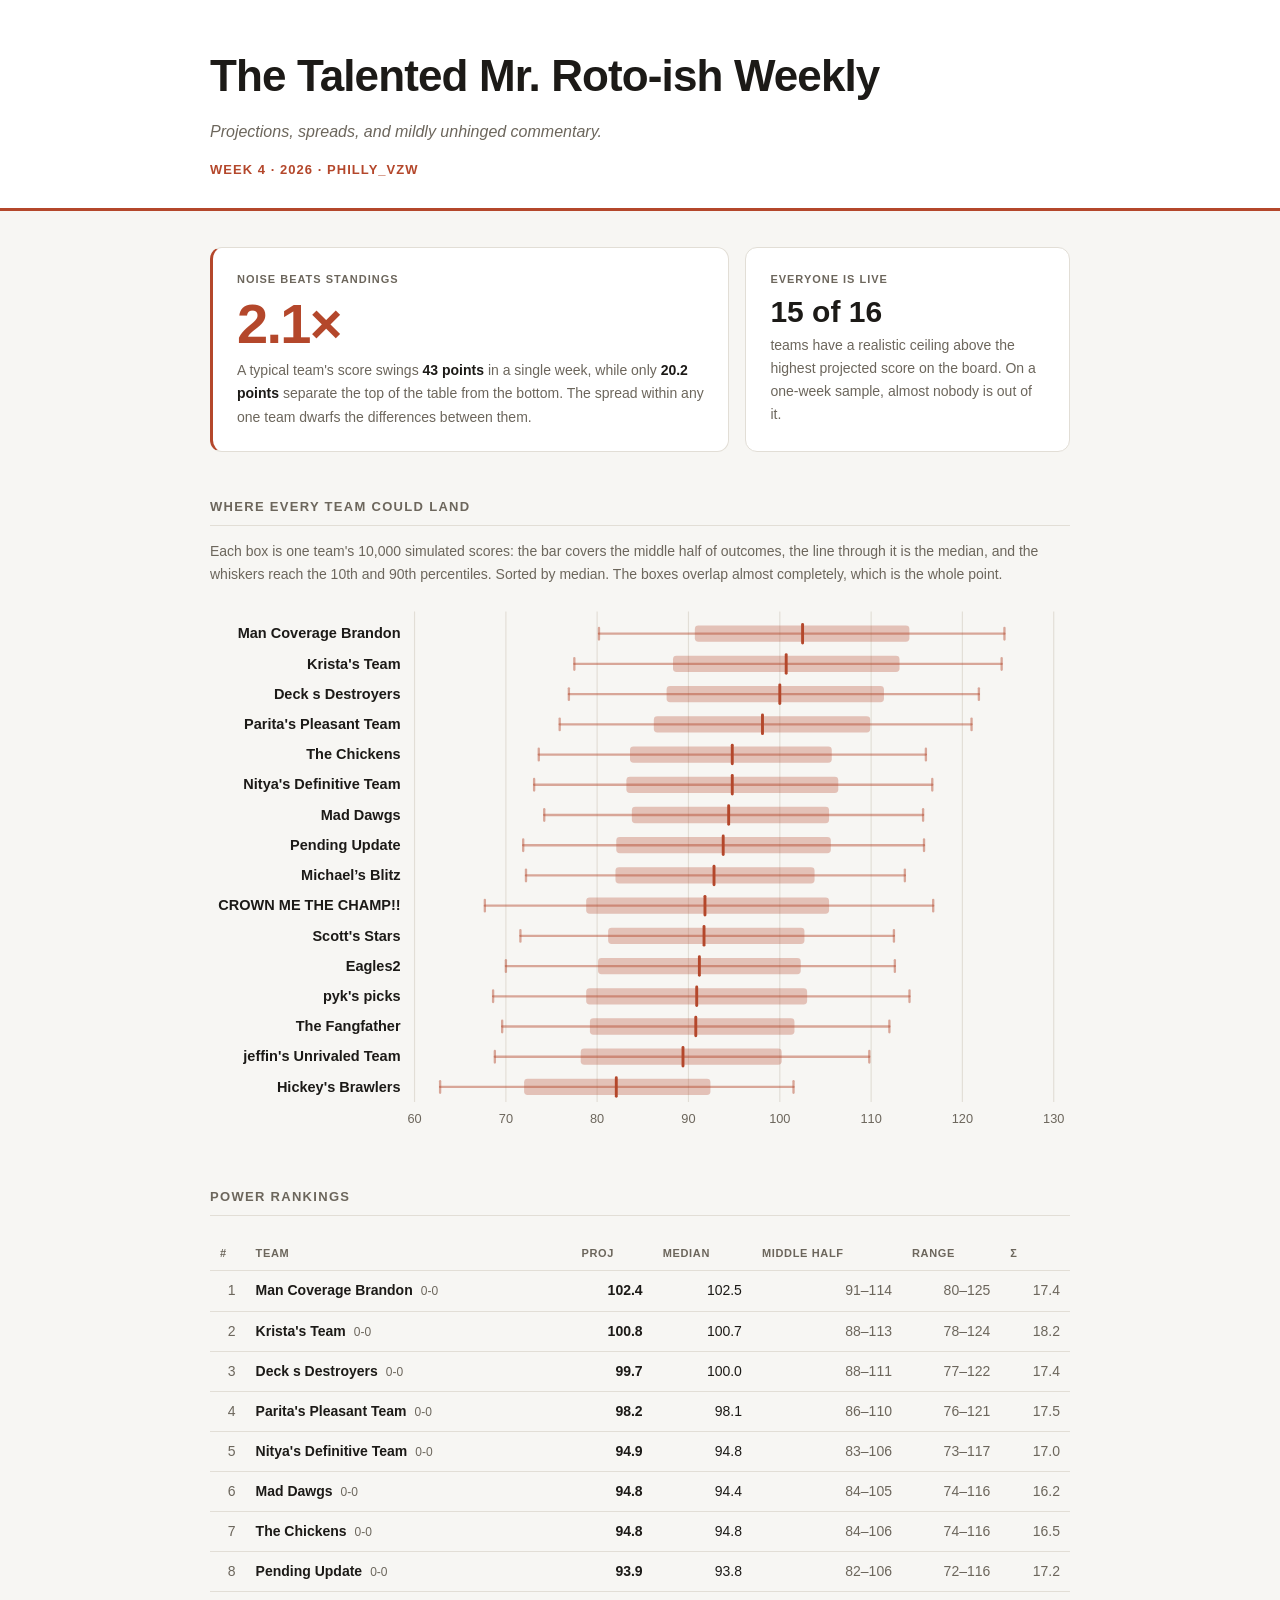
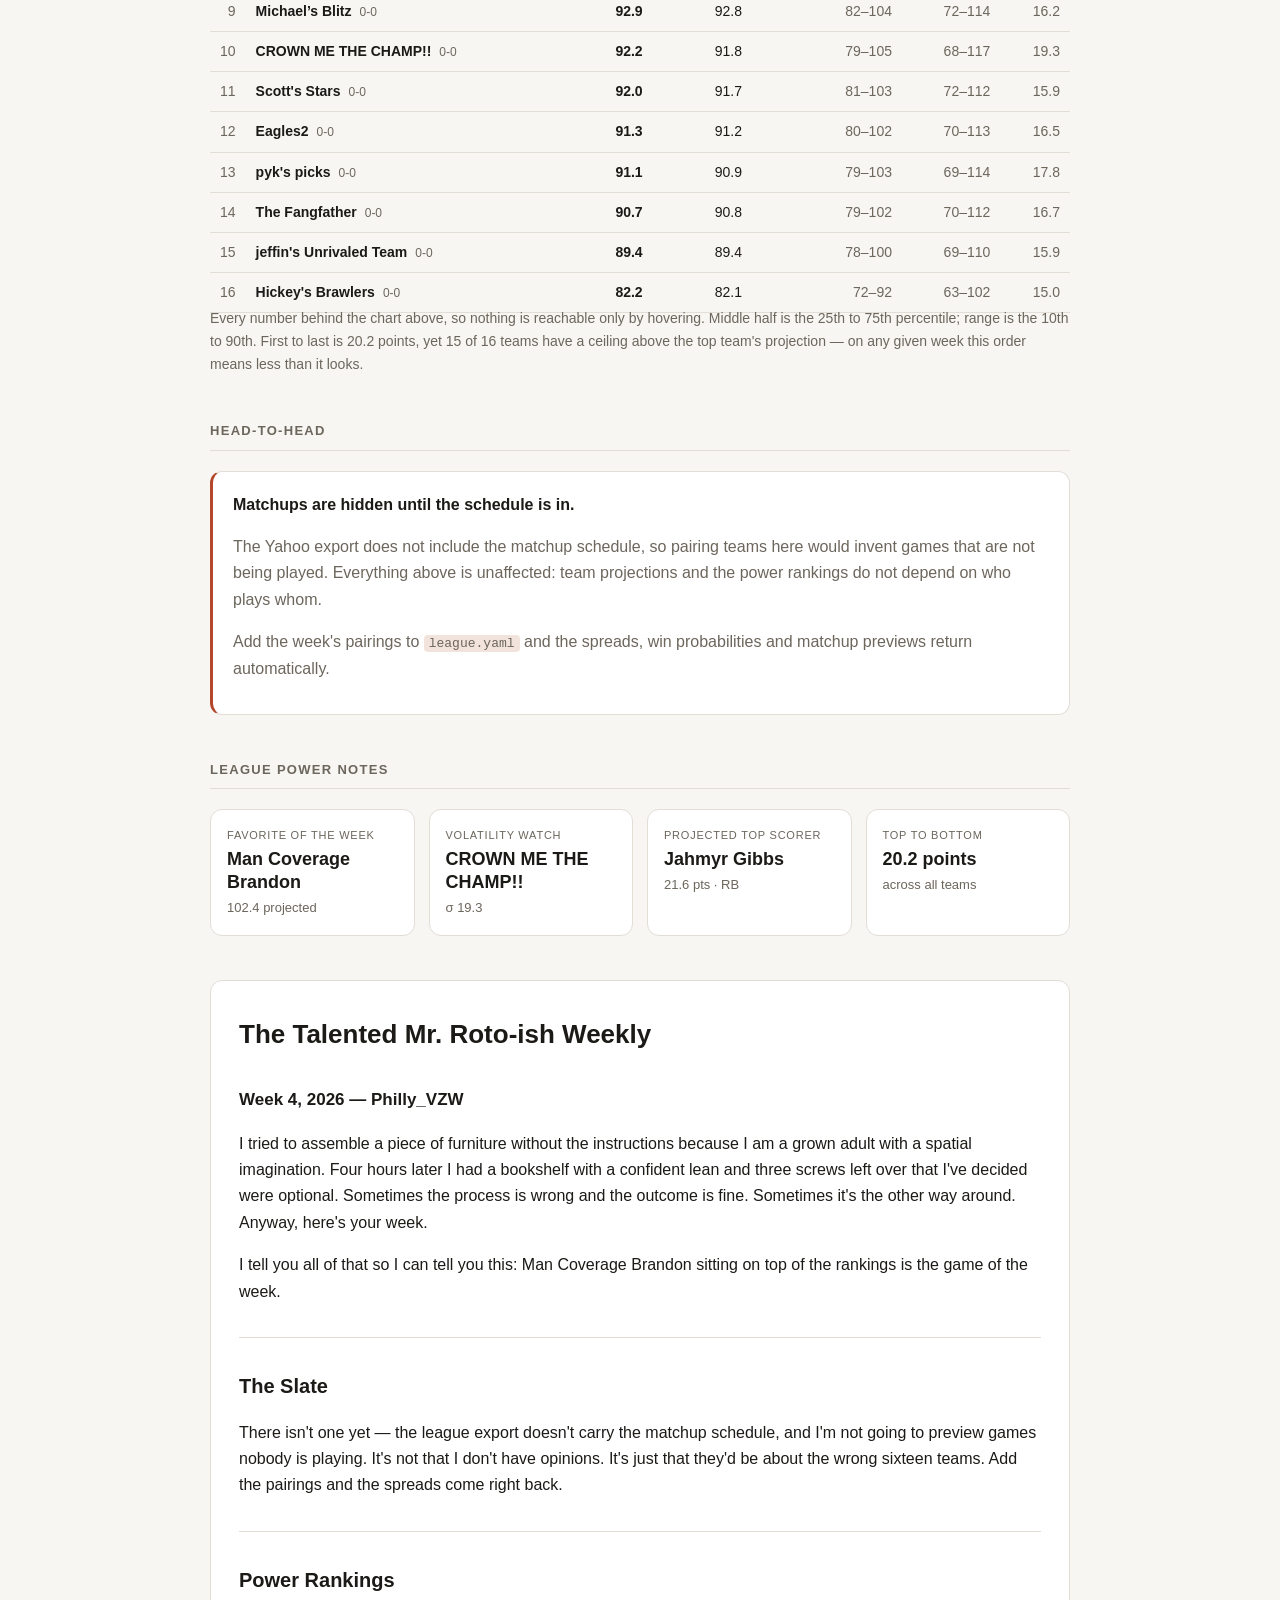
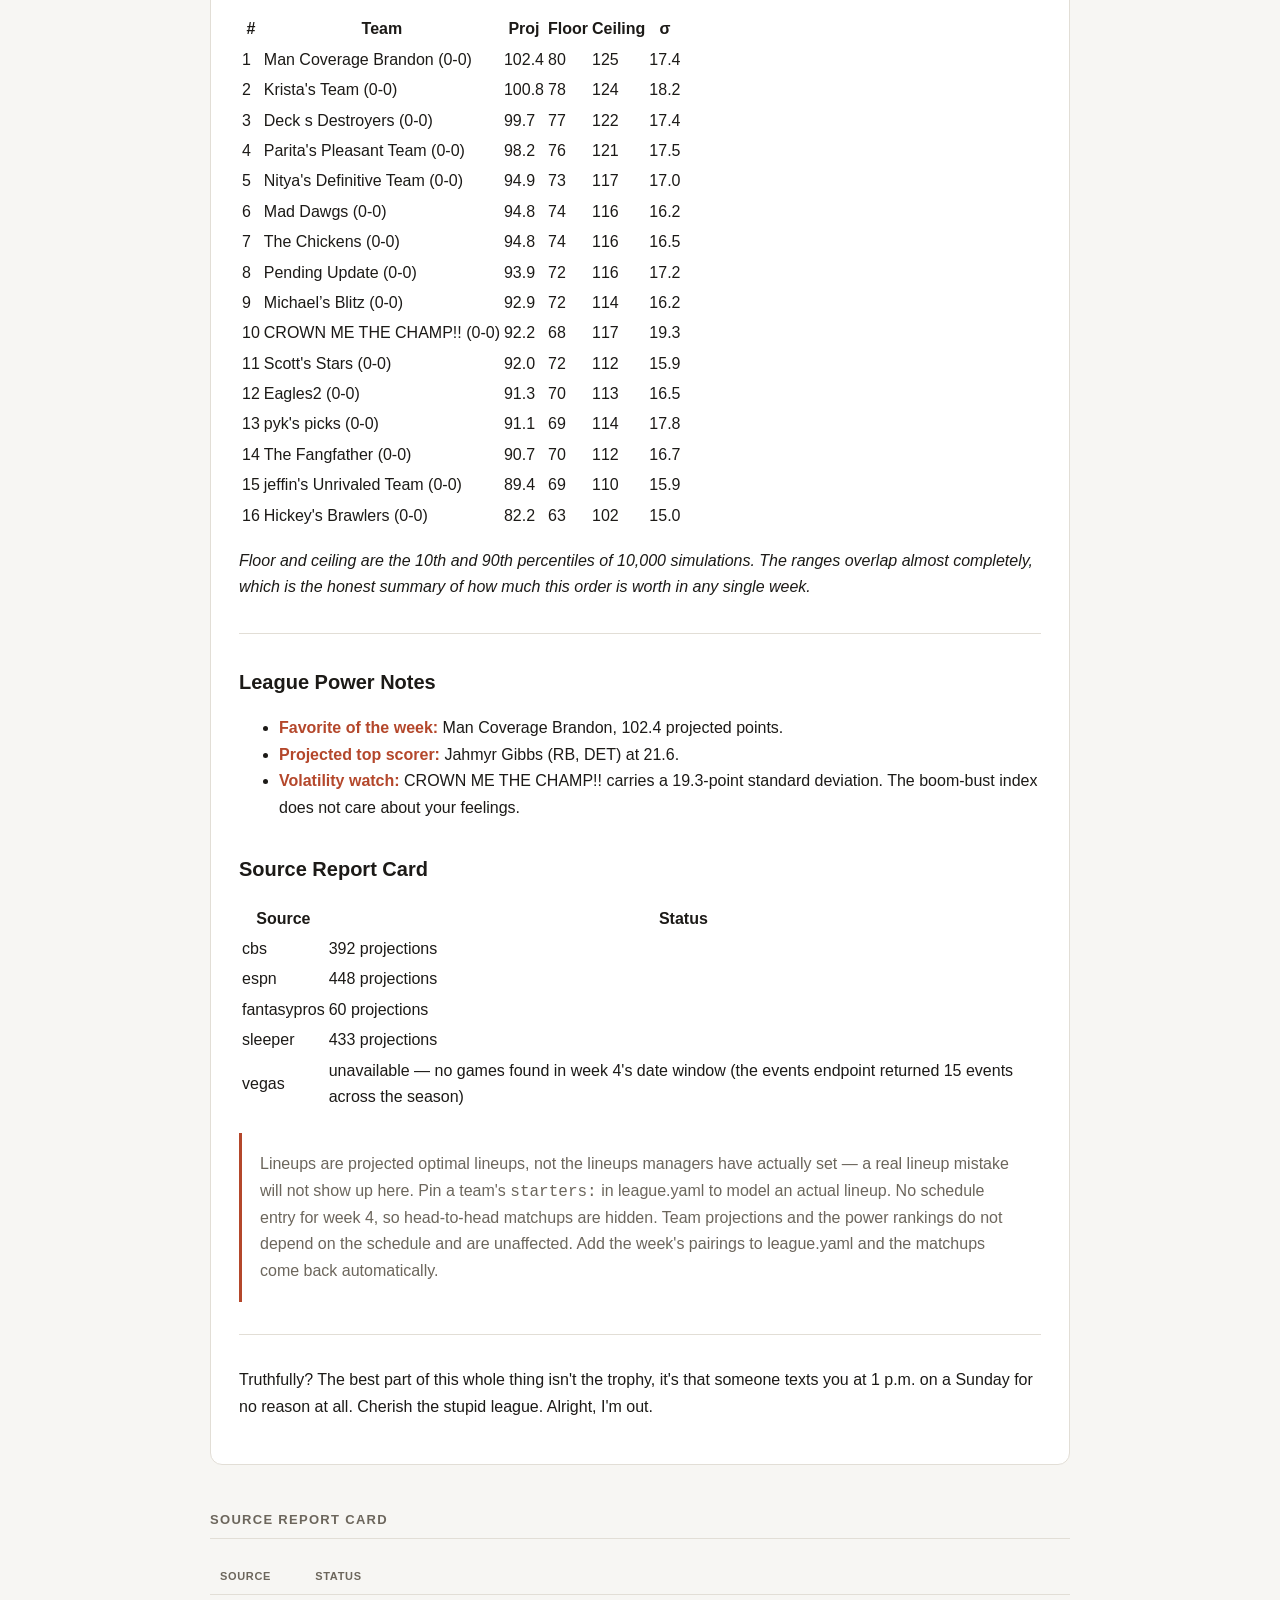
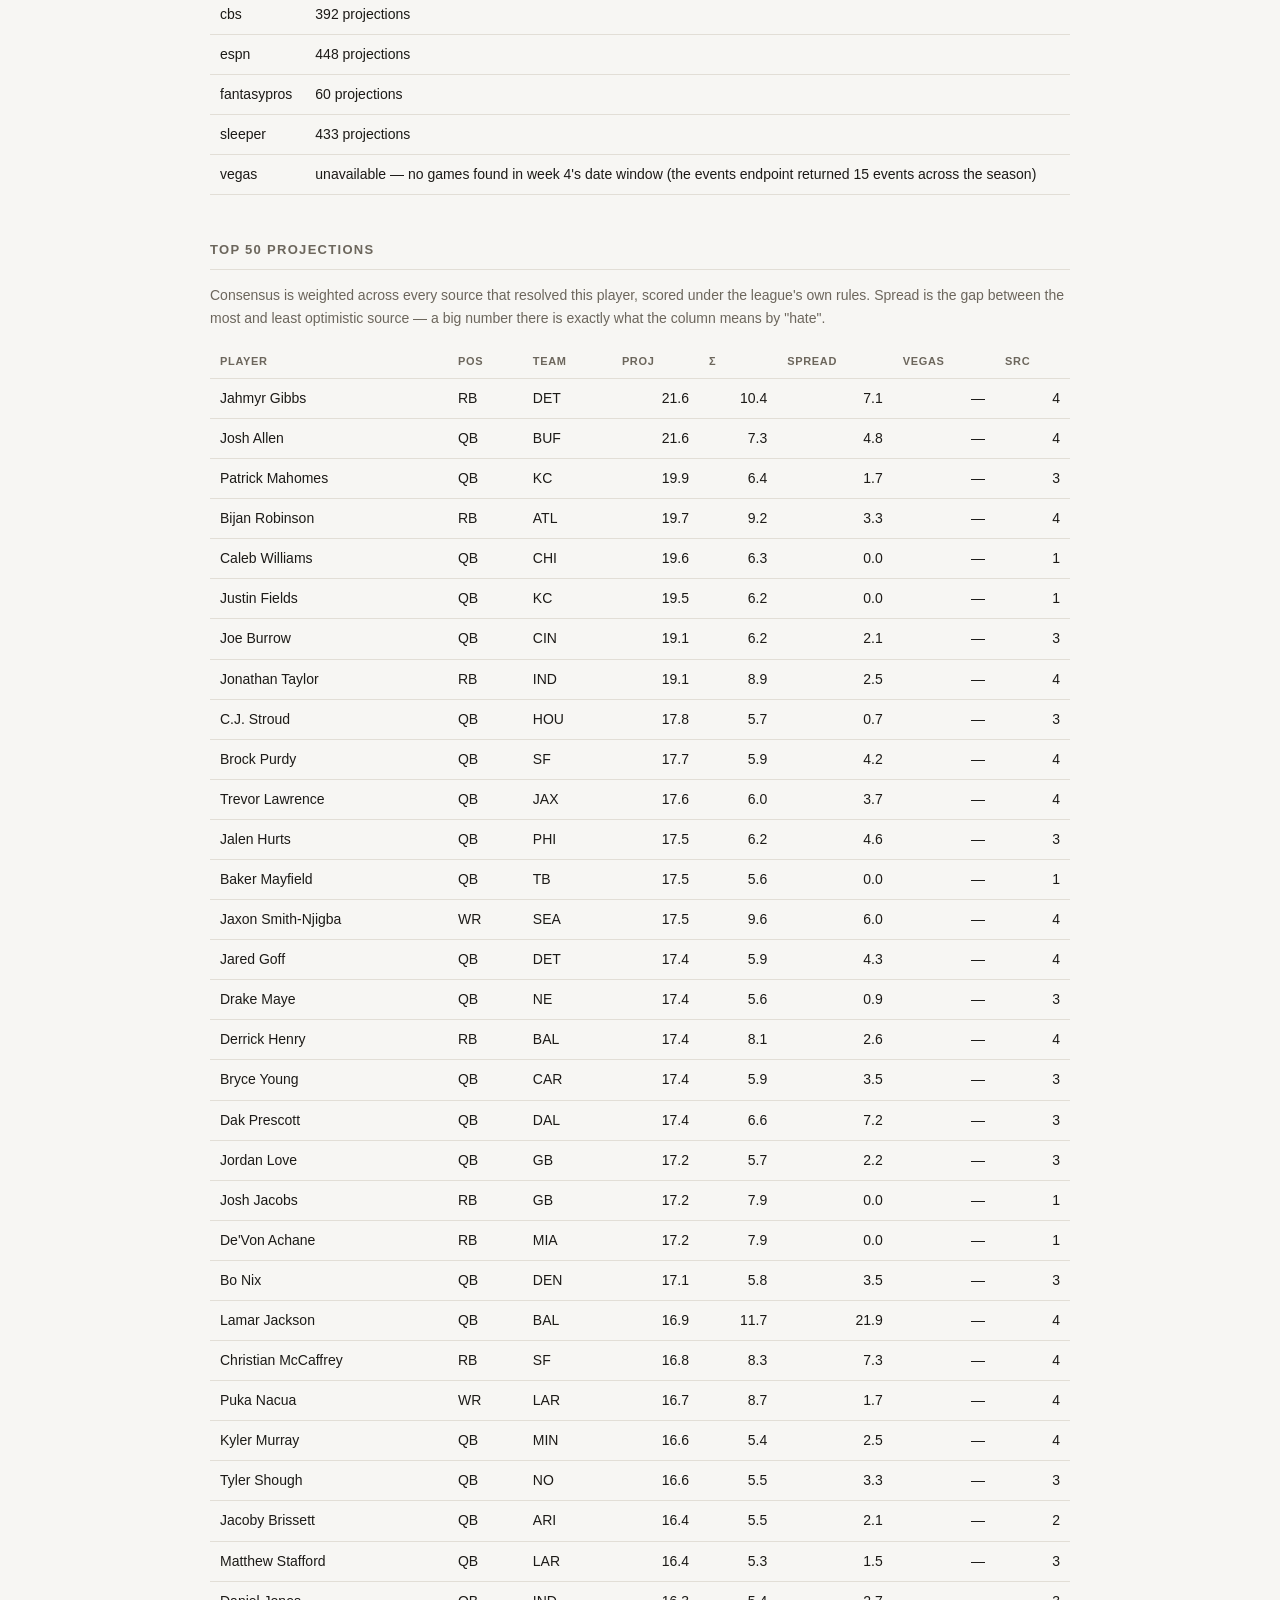
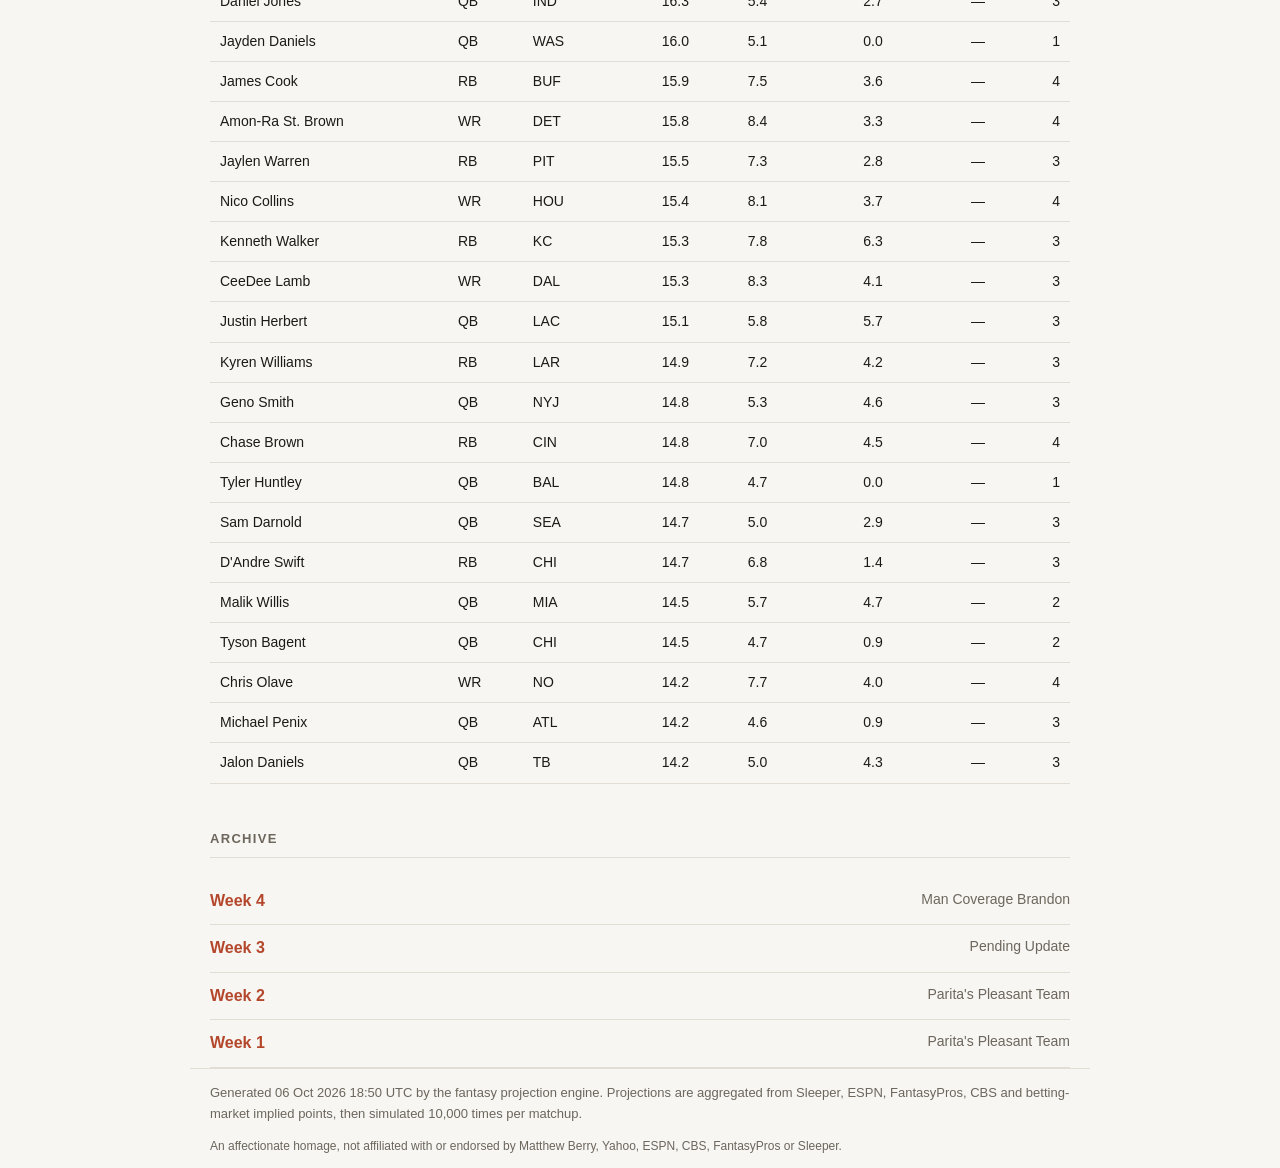
<file: docs/week-4.html>
<!DOCTYPE html>
<html lang="en">
<head>
<meta charset="utf-8">
<meta name="viewport" content="width=device-width, initial-scale=1">
<title>Week 4 — The Talented Mr. Roto-ish Weekly</title>
<meta name="description" content="Projections, spreads, and mildly unhinged commentary.">
<link rel="stylesheet" href="style.css">
</head>
<body>
<header class="masthead">
  <div class="wrap">
    <h1>The Talented Mr. Roto-ish Weekly</h1>
    <p class="tagline">Projections, spreads, and mildly unhinged commentary.</p>
    <p class="subtitle">Week 4 · 2026 · Philly_VZW</p>
  </div>
</header>
<main class="wrap">

<section class="exec">
  <div class="exec-hero">
    <span class="exec-label">Noise beats standings</span>
    <span class="exec-figure">2.1&times;</span>
    <p class="exec-sub">A typical team's score swings <strong>43 points</strong> in a
    single week, while only <strong>20.2 points</strong> separate the top of the table from
    the bottom. The spread within any one team dwarfs the differences between them.</p>
  </div>
  <div class="exec-tile">
    <span class="exec-label">Everyone is live</span>
    <span class="exec-tile-figure">15 of 16</span>
    <p class="exec-sub">teams have a realistic ceiling above the highest projected score on the
    board. On a one-week sample, almost nobody is out of it.</p>
  </div>
</section>
<section><h2 class="section-title">Where every team could land</h2><p class="note">Each box is one team's 10,000 simulated scores: the bar covers the middle half of outcomes, the line through it is the median, and the whiskers reach the 10th and 90th percentiles. Sorted by median. The boxes overlap almost completely, which is the whole point.</p><div class="scroll bp-wrap"><svg class="boxplot" viewBox="0 0 740 466" role="list" aria-label="Projected score distribution for each team" preserveAspectRatio="xMinYMin meet"><line class="bp-grid" x1="176.0" y1="10" x2="176.0" y2="432.0"/><text class="bp-tick" x="176.0" y="450.0">60</text><line class="bp-grid" x1="254.6" y1="10" x2="254.6" y2="432.0"/><text class="bp-tick" x="254.6" y="450.0">70</text><line class="bp-grid" x1="333.1" y1="10" x2="333.1" y2="432.0"/><text class="bp-tick" x="333.1" y="450.0">80</text><line class="bp-grid" x1="411.7" y1="10" x2="411.7" y2="432.0"/><text class="bp-tick" x="411.7" y="450.0">90</text><line class="bp-grid" x1="490.3" y1="10" x2="490.3" y2="432.0"/><text class="bp-tick" x="490.3" y="450.0">100</text><line class="bp-grid" x1="568.9" y1="10" x2="568.9" y2="432.0"/><text class="bp-tick" x="568.9" y="450.0">110</text><line class="bp-grid" x1="647.4" y1="10" x2="647.4" y2="432.0"/><text class="bp-tick" x="647.4" y="450.0">120</text><line class="bp-grid" x1="726.0" y1="10" x2="726.0" y2="432.0"/><text class="bp-tick" x="726.0" y="450.0">130</text><g class="bp-row" tabindex="0" role="listitem" data-readout="Man Coverage Brandon · median 102.5 · middle half 91–114 · range 80–125 · swing 44"><rect class="bp-hit" x="4" y="16.0" width="726" height="26"/><text class="bp-name" x="164" y="33.0">Man Coverage Brandon</text><line class="bp-whisker" x1="334.7" y1="29.0" x2="683.6" y2="29.0"/><line class="bp-cap" x1="334.7" y1="24.0" x2="334.7" y2="34.0"/><line class="bp-cap" x1="683.6" y1="24.0" x2="683.6" y2="34.0"/><rect class="bp-box" x="417.2" y="22.0" width="184.6" height="14" rx="3"/><line class="bp-median" x1="509.9" y1="21.0" x2="509.9" y2="37.0"/></g><g class="bp-row" tabindex="0" role="listitem" data-readout="Krista&#x27;s Team · median 100.7 · middle half 88–113 · range 78–124 · swing 47"><rect class="bp-hit" x="4" y="42.0" width="726" height="26"/><text class="bp-name" x="164" y="59.0">Krista&#x27;s Team</text><line class="bp-whisker" x1="313.5" y1="55.0" x2="681.2" y2="55.0"/><line class="bp-cap" x1="313.5" y1="50.0" x2="313.5" y2="60.0"/><line class="bp-cap" x1="681.2" y1="50.0" x2="681.2" y2="60.0"/><rect class="bp-box" x="398.4" y="48.0" width="194.9" height="14" rx="3"/><line class="bp-median" x1="495.8" y1="47.0" x2="495.8" y2="63.0"/></g><g class="bp-row" tabindex="0" role="listitem" data-readout="Deck s Destroyers · median 100.0 · middle half 88–111 · range 77–122 · swing 45"><rect class="bp-hit" x="4" y="68.0" width="726" height="26"/><text class="bp-name" x="164" y="85.0">Deck s Destroyers</text><line class="bp-whisker" x1="308.8" y1="81.0" x2="661.6" y2="81.0"/><line class="bp-cap" x1="308.8" y1="76.0" x2="308.8" y2="86.0"/><line class="bp-cap" x1="661.6" y1="76.0" x2="661.6" y2="86.0"/><rect class="bp-box" x="392.9" y="74.0" width="187.0" height="14" rx="3"/><line class="bp-median" x1="490.3" y1="73.0" x2="490.3" y2="89.0"/></g><g class="bp-row" tabindex="0" role="listitem" data-readout="Parita&#x27;s Pleasant Team · median 98.1 · middle half 86–110 · range 76–121 · swing 45"><rect class="bp-hit" x="4" y="94.0" width="726" height="26"/><text class="bp-name" x="164" y="111.0">Parita&#x27;s Pleasant Team</text><line class="bp-whisker" x1="300.9" y1="107.0" x2="655.3" y2="107.0"/><line class="bp-cap" x1="300.9" y1="102.0" x2="300.9" y2="112.0"/><line class="bp-cap" x1="655.3" y1="102.0" x2="655.3" y2="112.0"/><rect class="bp-box" x="381.9" y="100.0" width="186.2" height="14" rx="3"/><line class="bp-median" x1="475.4" y1="99.0" x2="475.4" y2="115.0"/></g><g class="bp-row" tabindex="0" role="listitem" data-readout="The Chickens · median 94.8 · middle half 84–106 · range 74–116 · swing 42"><rect class="bp-hit" x="4" y="120.0" width="726" height="26"/><text class="bp-name" x="164" y="137.0">The Chickens</text><line class="bp-whisker" x1="282.9" y1="133.0" x2="616.0" y2="133.0"/><line class="bp-cap" x1="282.9" y1="128.0" x2="282.9" y2="138.0"/><line class="bp-cap" x1="616.0" y1="128.0" x2="616.0" y2="138.0"/><rect class="bp-box" x="361.4" y="126.0" width="173.6" height="14" rx="3"/><line class="bp-median" x1="449.4" y1="125.0" x2="449.4" y2="141.0"/></g><g class="bp-row" tabindex="0" role="listitem" data-readout="Nitya&#x27;s Definitive Team · median 94.8 · middle half 83–106 · range 73–117 · swing 44"><rect class="bp-hit" x="4" y="146.0" width="726" height="26"/><text class="bp-name" x="164" y="163.0">Nitya&#x27;s Definitive Team</text><line class="bp-whisker" x1="278.9" y1="159.0" x2="621.5" y2="159.0"/><line class="bp-cap" x1="278.9" y1="154.0" x2="278.9" y2="164.0"/><line class="bp-cap" x1="621.5" y1="154.0" x2="621.5" y2="164.0"/><rect class="bp-box" x="358.3" y="152.0" width="182.3" height="14" rx="3"/><line class="bp-median" x1="449.4" y1="151.0" x2="449.4" y2="167.0"/></g><g class="bp-row" tabindex="0" role="listitem" data-readout="Mad Dawgs · median 94.4 · middle half 84–105 · range 74–116 · swing 42"><rect class="bp-hit" x="4" y="172.0" width="726" height="26"/><text class="bp-name" x="164" y="189.0">Mad Dawgs</text><line class="bp-whisker" x1="287.6" y1="185.0" x2="613.6" y2="185.0"/><line class="bp-cap" x1="287.6" y1="180.0" x2="287.6" y2="190.0"/><line class="bp-cap" x1="613.6" y1="180.0" x2="613.6" y2="190.0"/><rect class="bp-box" x="363.0" y="178.0" width="169.7" height="14" rx="3"/><line class="bp-median" x1="446.3" y1="177.0" x2="446.3" y2="193.0"/></g><g class="bp-row" tabindex="0" role="listitem" data-readout="Pending Update · median 93.8 · middle half 82–106 · range 72–116 · swing 44"><rect class="bp-hit" x="4" y="198.0" width="726" height="26"/><text class="bp-name" x="164" y="215.0">Pending Update</text><line class="bp-whisker" x1="269.5" y1="211.0" x2="614.4" y2="211.0"/><line class="bp-cap" x1="269.5" y1="206.0" x2="269.5" y2="216.0"/><line class="bp-cap" x1="614.4" y1="206.0" x2="614.4" y2="216.0"/><rect class="bp-box" x="349.6" y="204.0" width="184.6" height="14" rx="3"/><line class="bp-median" x1="441.6" y1="203.0" x2="441.6" y2="219.0"/></g><g class="bp-row" tabindex="0" role="listitem" data-readout="Michael’s Blitz · median 92.8 · middle half 82–104 · range 72–114 · swing 42"><rect class="bp-hit" x="4" y="224.0" width="726" height="26"/><text class="bp-name" x="164" y="241.0">Michael’s Blitz</text><line class="bp-whisker" x1="271.9" y1="237.0" x2="597.9" y2="237.0"/><line class="bp-cap" x1="271.9" y1="232.0" x2="271.9" y2="242.0"/><line class="bp-cap" x1="597.9" y1="232.0" x2="597.9" y2="242.0"/><rect class="bp-box" x="348.9" y="230.0" width="171.3" height="14" rx="3"/><line class="bp-median" x1="433.7" y1="229.0" x2="433.7" y2="245.0"/></g><g class="bp-row" tabindex="0" role="listitem" data-readout="CROWN ME THE CHAMP!! · median 91.8 · middle half 79–105 · range 68–117 · swing 49"><rect class="bp-hit" x="4" y="250.0" width="726" height="26"/><text class="bp-name" x="164" y="267.0">CROWN ME THE CHAMP!!</text><line class="bp-whisker" x1="236.5" y1="263.0" x2="622.3" y2="263.0"/><line class="bp-cap" x1="236.5" y1="258.0" x2="236.5" y2="268.0"/><line class="bp-cap" x1="622.3" y1="258.0" x2="622.3" y2="268.0"/><rect class="bp-box" x="323.7" y="256.0" width="209.0" height="14" rx="3"/><line class="bp-median" x1="425.9" y1="255.0" x2="425.9" y2="271.0"/></g><g class="bp-row" tabindex="0" role="listitem" data-readout="Scott&#x27;s Stars · median 91.7 · middle half 81–103 · range 72–112 · swing 41"><rect class="bp-hit" x="4" y="276.0" width="726" height="26"/><text class="bp-name" x="164" y="293.0">Scott&#x27;s Stars</text><line class="bp-whisker" x1="267.1" y1="289.0" x2="588.5" y2="289.0"/><line class="bp-cap" x1="267.1" y1="284.0" x2="267.1" y2="294.0"/><line class="bp-cap" x1="588.5" y1="284.0" x2="588.5" y2="294.0"/><rect class="bp-box" x="342.6" y="282.0" width="168.9" height="14" rx="3"/><line class="bp-median" x1="425.1" y1="281.0" x2="425.1" y2="297.0"/></g><g class="bp-row" tabindex="0" role="listitem" data-readout="Eagles2 · median 91.2 · middle half 80–102 · range 70–113 · swing 43"><rect class="bp-hit" x="4" y="302.0" width="726" height="26"/><text class="bp-name" x="164" y="319.0">Eagles2</text><line class="bp-whisker" x1="254.6" y1="315.0" x2="589.3" y2="315.0"/><line class="bp-cap" x1="254.6" y1="310.0" x2="254.6" y2="320.0"/><line class="bp-cap" x1="589.3" y1="310.0" x2="589.3" y2="320.0"/><rect class="bp-box" x="333.9" y="308.0" width="174.4" height="14" rx="3"/><line class="bp-median" x1="421.1" y1="307.0" x2="421.1" y2="323.0"/></g><g class="bp-row" tabindex="0" role="listitem" data-readout="pyk&#x27;s picks · median 90.9 · middle half 79–103 · range 69–114 · swing 46"><rect class="bp-hit" x="4" y="328.0" width="726" height="26"/><text class="bp-name" x="164" y="345.0">pyk&#x27;s picks</text><line class="bp-whisker" x1="243.6" y1="341.0" x2="601.9" y2="341.0"/><line class="bp-cap" x1="243.6" y1="336.0" x2="243.6" y2="346.0"/><line class="bp-cap" x1="601.9" y1="336.0" x2="601.9" y2="346.0"/><rect class="bp-box" x="323.7" y="334.0" width="190.1" height="14" rx="3"/><line class="bp-median" x1="418.8" y1="333.0" x2="418.8" y2="349.0"/></g><g class="bp-row" tabindex="0" role="listitem" data-readout="The Fangfather · median 90.8 · middle half 79–102 · range 70–112 · swing 42"><rect class="bp-hit" x="4" y="354.0" width="726" height="26"/><text class="bp-name" x="164" y="371.0">The Fangfather</text><line class="bp-whisker" x1="251.4" y1="367.0" x2="584.6" y2="367.0"/><line class="bp-cap" x1="251.4" y1="362.0" x2="251.4" y2="372.0"/><line class="bp-cap" x1="584.6" y1="362.0" x2="584.6" y2="372.0"/><rect class="bp-box" x="326.9" y="360.0" width="176.0" height="14" rx="3"/><line class="bp-median" x1="418.0" y1="359.0" x2="418.0" y2="375.0"/></g><g class="bp-row" tabindex="0" role="listitem" data-readout="jeffin&#x27;s Unrivaled Team · median 89.4 · middle half 78–100 · range 69–110 · swing 41"><rect class="bp-hit" x="4" y="380.0" width="726" height="26"/><text class="bp-name" x="164" y="397.0">jeffin&#x27;s Unrivaled Team</text><line class="bp-whisker" x1="245.1" y1="393.0" x2="567.3" y2="393.0"/><line class="bp-cap" x1="245.1" y1="388.0" x2="245.1" y2="398.0"/><line class="bp-cap" x1="567.3" y1="388.0" x2="567.3" y2="398.0"/><rect class="bp-box" x="319.0" y="386.0" width="172.9" height="14" rx="3"/><line class="bp-median" x1="407.0" y1="385.0" x2="407.0" y2="401.0"/></g><g class="bp-row" tabindex="0" role="listitem" data-readout="Hickey&#x27;s Brawlers · median 82.1 · middle half 72–92 · range 63–102 · swing 39"><rect class="bp-hit" x="4" y="406.0" width="726" height="26"/><text class="bp-name" x="164" y="423.0">Hickey&#x27;s Brawlers</text><line class="bp-whisker" x1="198.0" y1="419.0" x2="502.1" y2="419.0"/><line class="bp-cap" x1="198.0" y1="414.0" x2="198.0" y2="424.0"/><line class="bp-cap" x1="502.1" y1="414.0" x2="502.1" y2="424.0"/><rect class="bp-box" x="270.3" y="412.0" width="160.3" height="14" rx="3"/><line class="bp-median" x1="349.6" y1="411.0" x2="349.6" y2="427.0"/></g></svg></div><div class="bp-tip" id="bp-tip" role="status" aria-live="polite" hidden></div></section>
<section><h2 class="section-title">Power Rankings</h2><div class="scroll"><table class="data rankings"><thead><tr><th class='num'>#</th><th>Team</th><th class='num'>Proj</th><th class='num'>Median</th><th class='num'>Middle half</th><th class='num'>Range</th><th class='num'>&sigma;</th></tr></thead><tbody><tr><td class='num rank'>1</td><td class='rank-team'>Man Coverage Brandon<span class='rank-record'>0-0</span></td><td class='num strong'>102.4</td><td class='num'>102.5</td><td class='num muted'>91&ndash;114</td><td class='num muted'>80&ndash;125</td><td class='num muted'>17.4</td></tr><tr><td class='num rank'>2</td><td class='rank-team'>Krista&#x27;s Team<span class='rank-record'>0-0</span></td><td class='num strong'>100.8</td><td class='num'>100.7</td><td class='num muted'>88&ndash;113</td><td class='num muted'>78&ndash;124</td><td class='num muted'>18.2</td></tr><tr><td class='num rank'>3</td><td class='rank-team'>Deck s Destroyers<span class='rank-record'>0-0</span></td><td class='num strong'>99.7</td><td class='num'>100.0</td><td class='num muted'>88&ndash;111</td><td class='num muted'>77&ndash;122</td><td class='num muted'>17.4</td></tr><tr><td class='num rank'>4</td><td class='rank-team'>Parita&#x27;s Pleasant Team<span class='rank-record'>0-0</span></td><td class='num strong'>98.2</td><td class='num'>98.1</td><td class='num muted'>86&ndash;110</td><td class='num muted'>76&ndash;121</td><td class='num muted'>17.5</td></tr><tr><td class='num rank'>5</td><td class='rank-team'>Nitya&#x27;s Definitive Team<span class='rank-record'>0-0</span></td><td class='num strong'>94.9</td><td class='num'>94.8</td><td class='num muted'>83&ndash;106</td><td class='num muted'>73&ndash;117</td><td class='num muted'>17.0</td></tr><tr><td class='num rank'>6</td><td class='rank-team'>Mad Dawgs<span class='rank-record'>0-0</span></td><td class='num strong'>94.8</td><td class='num'>94.4</td><td class='num muted'>84&ndash;105</td><td class='num muted'>74&ndash;116</td><td class='num muted'>16.2</td></tr><tr><td class='num rank'>7</td><td class='rank-team'>The Chickens<span class='rank-record'>0-0</span></td><td class='num strong'>94.8</td><td class='num'>94.8</td><td class='num muted'>84&ndash;106</td><td class='num muted'>74&ndash;116</td><td class='num muted'>16.5</td></tr><tr><td class='num rank'>8</td><td class='rank-team'>Pending Update<span class='rank-record'>0-0</span></td><td class='num strong'>93.9</td><td class='num'>93.8</td><td class='num muted'>82&ndash;106</td><td class='num muted'>72&ndash;116</td><td class='num muted'>17.2</td></tr><tr><td class='num rank'>9</td><td class='rank-team'>Michael’s Blitz<span class='rank-record'>0-0</span></td><td class='num strong'>92.9</td><td class='num'>92.8</td><td class='num muted'>82&ndash;104</td><td class='num muted'>72&ndash;114</td><td class='num muted'>16.2</td></tr><tr><td class='num rank'>10</td><td class='rank-team'>CROWN ME THE CHAMP!!<span class='rank-record'>0-0</span></td><td class='num strong'>92.2</td><td class='num'>91.8</td><td class='num muted'>79&ndash;105</td><td class='num muted'>68&ndash;117</td><td class='num muted'>19.3</td></tr><tr><td class='num rank'>11</td><td class='rank-team'>Scott&#x27;s Stars<span class='rank-record'>0-0</span></td><td class='num strong'>92.0</td><td class='num'>91.7</td><td class='num muted'>81&ndash;103</td><td class='num muted'>72&ndash;112</td><td class='num muted'>15.9</td></tr><tr><td class='num rank'>12</td><td class='rank-team'>Eagles2<span class='rank-record'>0-0</span></td><td class='num strong'>91.3</td><td class='num'>91.2</td><td class='num muted'>80&ndash;102</td><td class='num muted'>70&ndash;113</td><td class='num muted'>16.5</td></tr><tr><td class='num rank'>13</td><td class='rank-team'>pyk&#x27;s picks<span class='rank-record'>0-0</span></td><td class='num strong'>91.1</td><td class='num'>90.9</td><td class='num muted'>79&ndash;103</td><td class='num muted'>69&ndash;114</td><td class='num muted'>17.8</td></tr><tr><td class='num rank'>14</td><td class='rank-team'>The Fangfather<span class='rank-record'>0-0</span></td><td class='num strong'>90.7</td><td class='num'>90.8</td><td class='num muted'>79&ndash;102</td><td class='num muted'>70&ndash;112</td><td class='num muted'>16.7</td></tr><tr><td class='num rank'>15</td><td class='rank-team'>jeffin&#x27;s Unrivaled Team<span class='rank-record'>0-0</span></td><td class='num strong'>89.4</td><td class='num'>89.4</td><td class='num muted'>78&ndash;100</td><td class='num muted'>69&ndash;110</td><td class='num muted'>15.9</td></tr><tr><td class='num rank'>16</td><td class='rank-team'>Hickey&#x27;s Brawlers<span class='rank-record'>0-0</span></td><td class='num strong'>82.2</td><td class='num'>82.1</td><td class='num muted'>72&ndash;92</td><td class='num muted'>63&ndash;102</td><td class='num muted'>15.0</td></tr></tbody></table></div><p class="note">Every number behind the chart above, so nothing is reachable only by hovering. Middle half is the 25th to 75th percentile; range is the 10th to 90th. First to last is 20.2 points, yet 15 of 16 teams have a ceiling above the top team's projection — on any given week this order means less than it looks.</p></section>
<section><h2 class="section-title">Head-to-Head</h2><div class="pending"><p><strong>Matchups are hidden until the schedule is in.</strong></p><p>The Yahoo export does not include the matchup schedule, so pairing teams here would invent games that are not being played. Everything above is unaffected: team projections and the power rankings do not depend on who plays whom.</p><p>Add the week's pairings to <code>league.yaml</code> and the spreads, win probabilities and matchup previews return automatically.</p></div></section>
<section><h2 class="section-title">League Power Notes</h2><div class="tiles"><div class="tile"><span class="tile-label">Favorite of the week</span><span class="tile-value">Man Coverage Brandon</span><span class="tile-sub">102.4 projected</span></div><div class="tile"><span class="tile-label">Volatility watch</span><span class="tile-value">CROWN ME THE CHAMP!!</span><span class="tile-sub">&sigma; 19.3</span></div><div class="tile"><span class="tile-label">Projected top scorer</span><span class="tile-value">Jahmyr Gibbs</span><span class="tile-sub">21.6 pts · RB</span></div><div class="tile"><span class="tile-label">Top to bottom</span><span class="tile-value">20.2 points</span><span class="tile-sub">across all teams</span></div></div></section>
<section class="column"><h1>The Talented Mr. Roto-ish Weekly</h1>
<h3>Week 4, 2026 — Philly_VZW</h3>
<p>I tried to assemble a piece of furniture without the instructions because I am a grown adult with a spatial imagination. Four hours later I had a bookshelf with a confident lean and three screws left over that I've decided were optional. Sometimes the process is wrong and the outcome is fine. Sometimes it's the other way around. Anyway, here's your week.</p>
<p>I tell you all of that so I can tell you this: Man Coverage Brandon sitting on top of the rankings is the game of the week.</p>
<hr>
<h2>The Slate</h2>
<p>There isn't one yet — the league export doesn't carry the matchup schedule, and I'm not going to preview games nobody is playing. It's not that I don't have opinions. It's just that they'd be about the wrong sixteen teams. Add the pairings and the spreads come right back.</p>
<hr>
<h2>Power Rankings</h2>
<table><thead><tr><th>#</th><th>Team</th><th>Proj</th><th>Floor</th><th>Ceiling</th><th>σ</th></tr></thead><tbody><tr><td>1</td><td>Man Coverage Brandon (0-0)</td><td>102.4</td><td>80</td><td>125</td><td>17.4</td></tr><tr><td>2</td><td>Krista's Team (0-0)</td><td>100.8</td><td>78</td><td>124</td><td>18.2</td></tr><tr><td>3</td><td>Deck s Destroyers (0-0)</td><td>99.7</td><td>77</td><td>122</td><td>17.4</td></tr><tr><td>4</td><td>Parita's Pleasant Team (0-0)</td><td>98.2</td><td>76</td><td>121</td><td>17.5</td></tr><tr><td>5</td><td>Nitya's Definitive Team (0-0)</td><td>94.9</td><td>73</td><td>117</td><td>17.0</td></tr><tr><td>6</td><td>Mad Dawgs (0-0)</td><td>94.8</td><td>74</td><td>116</td><td>16.2</td></tr><tr><td>7</td><td>The Chickens (0-0)</td><td>94.8</td><td>74</td><td>116</td><td>16.5</td></tr><tr><td>8</td><td>Pending Update (0-0)</td><td>93.9</td><td>72</td><td>116</td><td>17.2</td></tr><tr><td>9</td><td>Michael’s Blitz (0-0)</td><td>92.9</td><td>72</td><td>114</td><td>16.2</td></tr><tr><td>10</td><td>CROWN ME THE CHAMP!! (0-0)</td><td>92.2</td><td>68</td><td>117</td><td>19.3</td></tr><tr><td>11</td><td>Scott's Stars (0-0)</td><td>92.0</td><td>72</td><td>112</td><td>15.9</td></tr><tr><td>12</td><td>Eagles2 (0-0)</td><td>91.3</td><td>70</td><td>113</td><td>16.5</td></tr><tr><td>13</td><td>pyk's picks (0-0)</td><td>91.1</td><td>69</td><td>114</td><td>17.8</td></tr><tr><td>14</td><td>The Fangfather (0-0)</td><td>90.7</td><td>70</td><td>112</td><td>16.7</td></tr><tr><td>15</td><td>jeffin's Unrivaled Team (0-0)</td><td>89.4</td><td>69</td><td>110</td><td>15.9</td></tr><tr><td>16</td><td>Hickey's Brawlers (0-0)</td><td>82.2</td><td>63</td><td>102</td><td>15.0</td></tr></tbody></table>
<p><em>Floor and ceiling are the 10th and 90th percentiles of 10,000 simulations. The ranges overlap almost completely, which is the honest summary of how much this order is worth in any single week.</em></p>
<hr>
<h2>League Power Notes</h2>
<ul><li><strong>Favorite of the week:</strong> Man Coverage Brandon, 102.4 projected points.</li><li><strong>Projected top scorer:</strong> Jahmyr Gibbs (RB, DET) at 21.6.</li><li><strong>Volatility watch:</strong> CROWN ME THE CHAMP!! carries a 19.3-point standard deviation. The boom-bust index does not care about your feelings.</li></ul>
<h2>Source Report Card</h2>
<table><thead><tr><th>Source</th><th>Status</th></tr></thead><tbody><tr><td>cbs</td><td>392 projections</td></tr><tr><td>espn</td><td>448 projections</td></tr><tr><td>fantasypros</td><td>60 projections</td></tr><tr><td>sleeper</td><td>433 projections</td></tr><tr><td>vegas</td><td>unavailable — no games found in week 4's date window (the events endpoint returned 15 events across the season)</td></tr></tbody></table>
<blockquote><p>Lineups are projected optimal lineups, not the lineups managers have actually set — a real lineup mistake will not show up here. Pin a team's <code>starters:</code> in league.yaml to model an actual lineup. No schedule entry for week 4, so head-to-head matchups are hidden. Team projections and the power rankings do not depend on the schedule and are unaffected. Add the week's pairings to league.yaml and the matchups come back automatically.</p></blockquote>
<hr>
<p>Truthfully? The best part of this whole thing isn't the trophy, it's that someone texts you at 1 p.m. on a Sunday for no reason at all. Cherish the stupid league. Alright, I'm out.</p></section>
<section><h2 class="section-title">Source Report Card</h2><table class="data"><thead><tr><th>Source</th><th>Status</th></tr></thead><tbody><tr><td>cbs</td><td>392 projections</td></tr><tr><td>espn</td><td>448 projections</td></tr><tr><td>fantasypros</td><td>60 projections</td></tr><tr><td>sleeper</td><td>433 projections</td></tr><tr><td>vegas</td><td>unavailable — no games found in week 4&#x27;s date window (the events endpoint returned 15 events across the season)</td></tr></tbody></table></section>
<section><h2 class="section-title">Top 50 Projections</h2><p class="note">Consensus is weighted across every source that resolved this player, scored under the league's own rules. Spread is the gap between the most and least optimistic source — a big number there is exactly what the column means by "hate".</p><div class="scroll"><table class="data"><thead><tr><th>Player</th><th>Pos</th><th>Team</th><th>Proj</th><th>&sigma;</th><th>Spread</th><th>Vegas</th><th>Src</th></tr></thead><tbody><tr><td>Jahmyr Gibbs</td><td>RB</td><td>DET</td><td class='num'>21.6</td><td class='num'>10.4</td><td class='num'>7.1</td><td class='num'>&mdash;</td><td class='num'>4</td></tr><tr><td>Josh Allen</td><td>QB</td><td>BUF</td><td class='num'>21.6</td><td class='num'>7.3</td><td class='num'>4.8</td><td class='num'>&mdash;</td><td class='num'>4</td></tr><tr><td>Patrick Mahomes</td><td>QB</td><td>KC</td><td class='num'>19.9</td><td class='num'>6.4</td><td class='num'>1.7</td><td class='num'>&mdash;</td><td class='num'>3</td></tr><tr><td>Bijan Robinson</td><td>RB</td><td>ATL</td><td class='num'>19.7</td><td class='num'>9.2</td><td class='num'>3.3</td><td class='num'>&mdash;</td><td class='num'>4</td></tr><tr><td>Caleb Williams</td><td>QB</td><td>CHI</td><td class='num'>19.6</td><td class='num'>6.3</td><td class='num'>0.0</td><td class='num'>&mdash;</td><td class='num'>1</td></tr><tr><td>Justin Fields</td><td>QB</td><td>KC</td><td class='num'>19.5</td><td class='num'>6.2</td><td class='num'>0.0</td><td class='num'>&mdash;</td><td class='num'>1</td></tr><tr><td>Joe Burrow</td><td>QB</td><td>CIN</td><td class='num'>19.1</td><td class='num'>6.2</td><td class='num'>2.1</td><td class='num'>&mdash;</td><td class='num'>3</td></tr><tr><td>Jonathan Taylor</td><td>RB</td><td>IND</td><td class='num'>19.1</td><td class='num'>8.9</td><td class='num'>2.5</td><td class='num'>&mdash;</td><td class='num'>4</td></tr><tr><td>C.J. Stroud</td><td>QB</td><td>HOU</td><td class='num'>17.8</td><td class='num'>5.7</td><td class='num'>0.7</td><td class='num'>&mdash;</td><td class='num'>3</td></tr><tr><td>Brock Purdy</td><td>QB</td><td>SF</td><td class='num'>17.7</td><td class='num'>5.9</td><td class='num'>4.2</td><td class='num'>&mdash;</td><td class='num'>4</td></tr><tr><td>Trevor Lawrence</td><td>QB</td><td>JAX</td><td class='num'>17.6</td><td class='num'>6.0</td><td class='num'>3.7</td><td class='num'>&mdash;</td><td class='num'>4</td></tr><tr><td>Jalen Hurts</td><td>QB</td><td>PHI</td><td class='num'>17.5</td><td class='num'>6.2</td><td class='num'>4.6</td><td class='num'>&mdash;</td><td class='num'>3</td></tr><tr><td>Baker Mayfield</td><td>QB</td><td>TB</td><td class='num'>17.5</td><td class='num'>5.6</td><td class='num'>0.0</td><td class='num'>&mdash;</td><td class='num'>1</td></tr><tr><td>Jaxon Smith-Njigba</td><td>WR</td><td>SEA</td><td class='num'>17.5</td><td class='num'>9.6</td><td class='num'>6.0</td><td class='num'>&mdash;</td><td class='num'>4</td></tr><tr><td>Jared Goff</td><td>QB</td><td>DET</td><td class='num'>17.4</td><td class='num'>5.9</td><td class='num'>4.3</td><td class='num'>&mdash;</td><td class='num'>4</td></tr><tr><td>Drake Maye</td><td>QB</td><td>NE</td><td class='num'>17.4</td><td class='num'>5.6</td><td class='num'>0.9</td><td class='num'>&mdash;</td><td class='num'>3</td></tr><tr><td>Derrick Henry</td><td>RB</td><td>BAL</td><td class='num'>17.4</td><td class='num'>8.1</td><td class='num'>2.6</td><td class='num'>&mdash;</td><td class='num'>4</td></tr><tr><td>Bryce Young</td><td>QB</td><td>CAR</td><td class='num'>17.4</td><td class='num'>5.9</td><td class='num'>3.5</td><td class='num'>&mdash;</td><td class='num'>3</td></tr><tr><td>Dak Prescott</td><td>QB</td><td>DAL</td><td class='num'>17.4</td><td class='num'>6.6</td><td class='num'>7.2</td><td class='num'>&mdash;</td><td class='num'>3</td></tr><tr><td>Jordan Love</td><td>QB</td><td>GB</td><td class='num'>17.2</td><td class='num'>5.7</td><td class='num'>2.2</td><td class='num'>&mdash;</td><td class='num'>3</td></tr><tr><td>Josh Jacobs</td><td>RB</td><td>GB</td><td class='num'>17.2</td><td class='num'>7.9</td><td class='num'>0.0</td><td class='num'>&mdash;</td><td class='num'>1</td></tr><tr><td>De&#x27;Von Achane</td><td>RB</td><td>MIA</td><td class='num'>17.2</td><td class='num'>7.9</td><td class='num'>0.0</td><td class='num'>&mdash;</td><td class='num'>1</td></tr><tr><td>Bo Nix</td><td>QB</td><td>DEN</td><td class='num'>17.1</td><td class='num'>5.8</td><td class='num'>3.5</td><td class='num'>&mdash;</td><td class='num'>3</td></tr><tr><td>Lamar Jackson</td><td>QB</td><td>BAL</td><td class='num'>16.9</td><td class='num'>11.7</td><td class='num'>21.9</td><td class='num'>&mdash;</td><td class='num'>4</td></tr><tr><td>Christian McCaffrey</td><td>RB</td><td>SF</td><td class='num'>16.8</td><td class='num'>8.3</td><td class='num'>7.3</td><td class='num'>&mdash;</td><td class='num'>4</td></tr><tr><td>Puka Nacua</td><td>WR</td><td>LAR</td><td class='num'>16.7</td><td class='num'>8.7</td><td class='num'>1.7</td><td class='num'>&mdash;</td><td class='num'>4</td></tr><tr><td>Kyler Murray</td><td>QB</td><td>MIN</td><td class='num'>16.6</td><td class='num'>5.4</td><td class='num'>2.5</td><td class='num'>&mdash;</td><td class='num'>4</td></tr><tr><td>Tyler Shough</td><td>QB</td><td>NO</td><td class='num'>16.6</td><td class='num'>5.5</td><td class='num'>3.3</td><td class='num'>&mdash;</td><td class='num'>3</td></tr><tr><td>Jacoby Brissett</td><td>QB</td><td>ARI</td><td class='num'>16.4</td><td class='num'>5.5</td><td class='num'>2.1</td><td class='num'>&mdash;</td><td class='num'>2</td></tr><tr><td>Matthew Stafford</td><td>QB</td><td>LAR</td><td class='num'>16.4</td><td class='num'>5.3</td><td class='num'>1.5</td><td class='num'>&mdash;</td><td class='num'>3</td></tr><tr><td>Daniel Jones</td><td>QB</td><td>IND</td><td class='num'>16.3</td><td class='num'>5.4</td><td class='num'>2.7</td><td class='num'>&mdash;</td><td class='num'>3</td></tr><tr><td>Jayden Daniels</td><td>QB</td><td>WAS</td><td class='num'>16.0</td><td class='num'>5.1</td><td class='num'>0.0</td><td class='num'>&mdash;</td><td class='num'>1</td></tr><tr><td>James Cook</td><td>RB</td><td>BUF</td><td class='num'>15.9</td><td class='num'>7.5</td><td class='num'>3.6</td><td class='num'>&mdash;</td><td class='num'>4</td></tr><tr><td>Amon-Ra St. Brown</td><td>WR</td><td>DET</td><td class='num'>15.8</td><td class='num'>8.4</td><td class='num'>3.3</td><td class='num'>&mdash;</td><td class='num'>4</td></tr><tr><td>Jaylen Warren</td><td>RB</td><td>PIT</td><td class='num'>15.5</td><td class='num'>7.3</td><td class='num'>2.8</td><td class='num'>&mdash;</td><td class='num'>3</td></tr><tr><td>Nico Collins</td><td>WR</td><td>HOU</td><td class='num'>15.4</td><td class='num'>8.1</td><td class='num'>3.7</td><td class='num'>&mdash;</td><td class='num'>4</td></tr><tr><td>Kenneth Walker</td><td>RB</td><td>KC</td><td class='num'>15.3</td><td class='num'>7.8</td><td class='num'>6.3</td><td class='num'>&mdash;</td><td class='num'>3</td></tr><tr><td>CeeDee Lamb</td><td>WR</td><td>DAL</td><td class='num'>15.3</td><td class='num'>8.3</td><td class='num'>4.1</td><td class='num'>&mdash;</td><td class='num'>3</td></tr><tr><td>Justin Herbert</td><td>QB</td><td>LAC</td><td class='num'>15.1</td><td class='num'>5.8</td><td class='num'>5.7</td><td class='num'>&mdash;</td><td class='num'>3</td></tr><tr><td>Kyren Williams</td><td>RB</td><td>LAR</td><td class='num'>14.9</td><td class='num'>7.2</td><td class='num'>4.2</td><td class='num'>&mdash;</td><td class='num'>3</td></tr><tr><td>Geno Smith</td><td>QB</td><td>NYJ</td><td class='num'>14.8</td><td class='num'>5.3</td><td class='num'>4.6</td><td class='num'>&mdash;</td><td class='num'>3</td></tr><tr><td>Chase Brown</td><td>RB</td><td>CIN</td><td class='num'>14.8</td><td class='num'>7.0</td><td class='num'>4.5</td><td class='num'>&mdash;</td><td class='num'>4</td></tr><tr><td>Tyler Huntley</td><td>QB</td><td>BAL</td><td class='num'>14.8</td><td class='num'>4.7</td><td class='num'>0.0</td><td class='num'>&mdash;</td><td class='num'>1</td></tr><tr><td>Sam Darnold</td><td>QB</td><td>SEA</td><td class='num'>14.7</td><td class='num'>5.0</td><td class='num'>2.9</td><td class='num'>&mdash;</td><td class='num'>3</td></tr><tr><td>D&#x27;Andre Swift</td><td>RB</td><td>CHI</td><td class='num'>14.7</td><td class='num'>6.8</td><td class='num'>1.4</td><td class='num'>&mdash;</td><td class='num'>3</td></tr><tr><td>Malik Willis</td><td>QB</td><td>MIA</td><td class='num'>14.5</td><td class='num'>5.7</td><td class='num'>4.7</td><td class='num'>&mdash;</td><td class='num'>2</td></tr><tr><td>Tyson Bagent</td><td>QB</td><td>CHI</td><td class='num'>14.5</td><td class='num'>4.7</td><td class='num'>0.9</td><td class='num'>&mdash;</td><td class='num'>2</td></tr><tr><td>Chris Olave</td><td>WR</td><td>NO</td><td class='num'>14.2</td><td class='num'>7.7</td><td class='num'>4.0</td><td class='num'>&mdash;</td><td class='num'>4</td></tr><tr><td>Michael Penix</td><td>QB</td><td>ATL</td><td class='num'>14.2</td><td class='num'>4.6</td><td class='num'>0.9</td><td class='num'>&mdash;</td><td class='num'>3</td></tr><tr><td>Jalon Daniels</td><td>QB</td><td>TB</td><td class='num'>14.2</td><td class='num'>5.0</td><td class='num'>4.3</td><td class='num'>&mdash;</td><td class='num'>3</td></tr></tbody></table></div></section>
<section><h2 class="section-title">Archive</h2><ul class="archive"><li><a href="week-4.html">Week 4</a><span class="archive-meta">Man Coverage Brandon</span></li><li><a href="week-3.html">Week 3</a><span class="archive-meta">Pending Update</span></li><li><a href="week-2.html">Week 2</a><span class="archive-meta">Parita&#x27;s Pleasant Team</span></li><li><a href="week-1.html">Week 1</a><span class="archive-meta">Parita&#x27;s Pleasant Team</span></li></ul></section>
</main>
<script>
(function () {
  var tip = document.getElementById("bp-tip");
  var wrap = document.querySelector(".bp-wrap");
  if (!tip || !wrap) return;

  function show(row, clientX) {
    // textContent, never innerHTML: team names are user-supplied text.
    tip.textContent = row.getAttribute("data-readout") || "";
    tip.hidden = false;
    var box = wrap.getBoundingClientRect();
    var rowBox = row.getBoundingClientRect();
    var x = (clientX === undefined ? rowBox.left + rowBox.width / 2 : clientX) - box.left;
    tip.style.left = Math.max(4, Math.min(x + 12, box.width - tip.offsetWidth - 4)) + "px";
    tip.style.top = (rowBox.top - box.top + rowBox.height + 6) + "px";
  }
  function hide() { tip.hidden = true; }

  wrap.querySelectorAll(".bp-row").forEach(function (row) {
    row.addEventListener("pointermove", function (e) { show(row, e.clientX); });
    row.addEventListener("pointerleave", hide);
    row.addEventListener("focus", function () { show(row); });
    row.addEventListener("blur", hide);
  });
  wrap.addEventListener("pointerleave", hide);
})();
</script>
<footer class="wrap">
  <p>Generated 06 Oct 2026 18:50 UTC by the fantasy projection engine. Projections are aggregated from
  Sleeper, ESPN, FantasyPros, CBS and betting-market implied points, then simulated 10,000 times
  per matchup.</p>
  <p class="disclaimer">An affectionate homage, not affiliated with or endorsed by Matthew Berry,
  Yahoo, ESPN, CBS, FantasyPros or Sleeper.</p>
</footer>
</body>
</html>
</file>
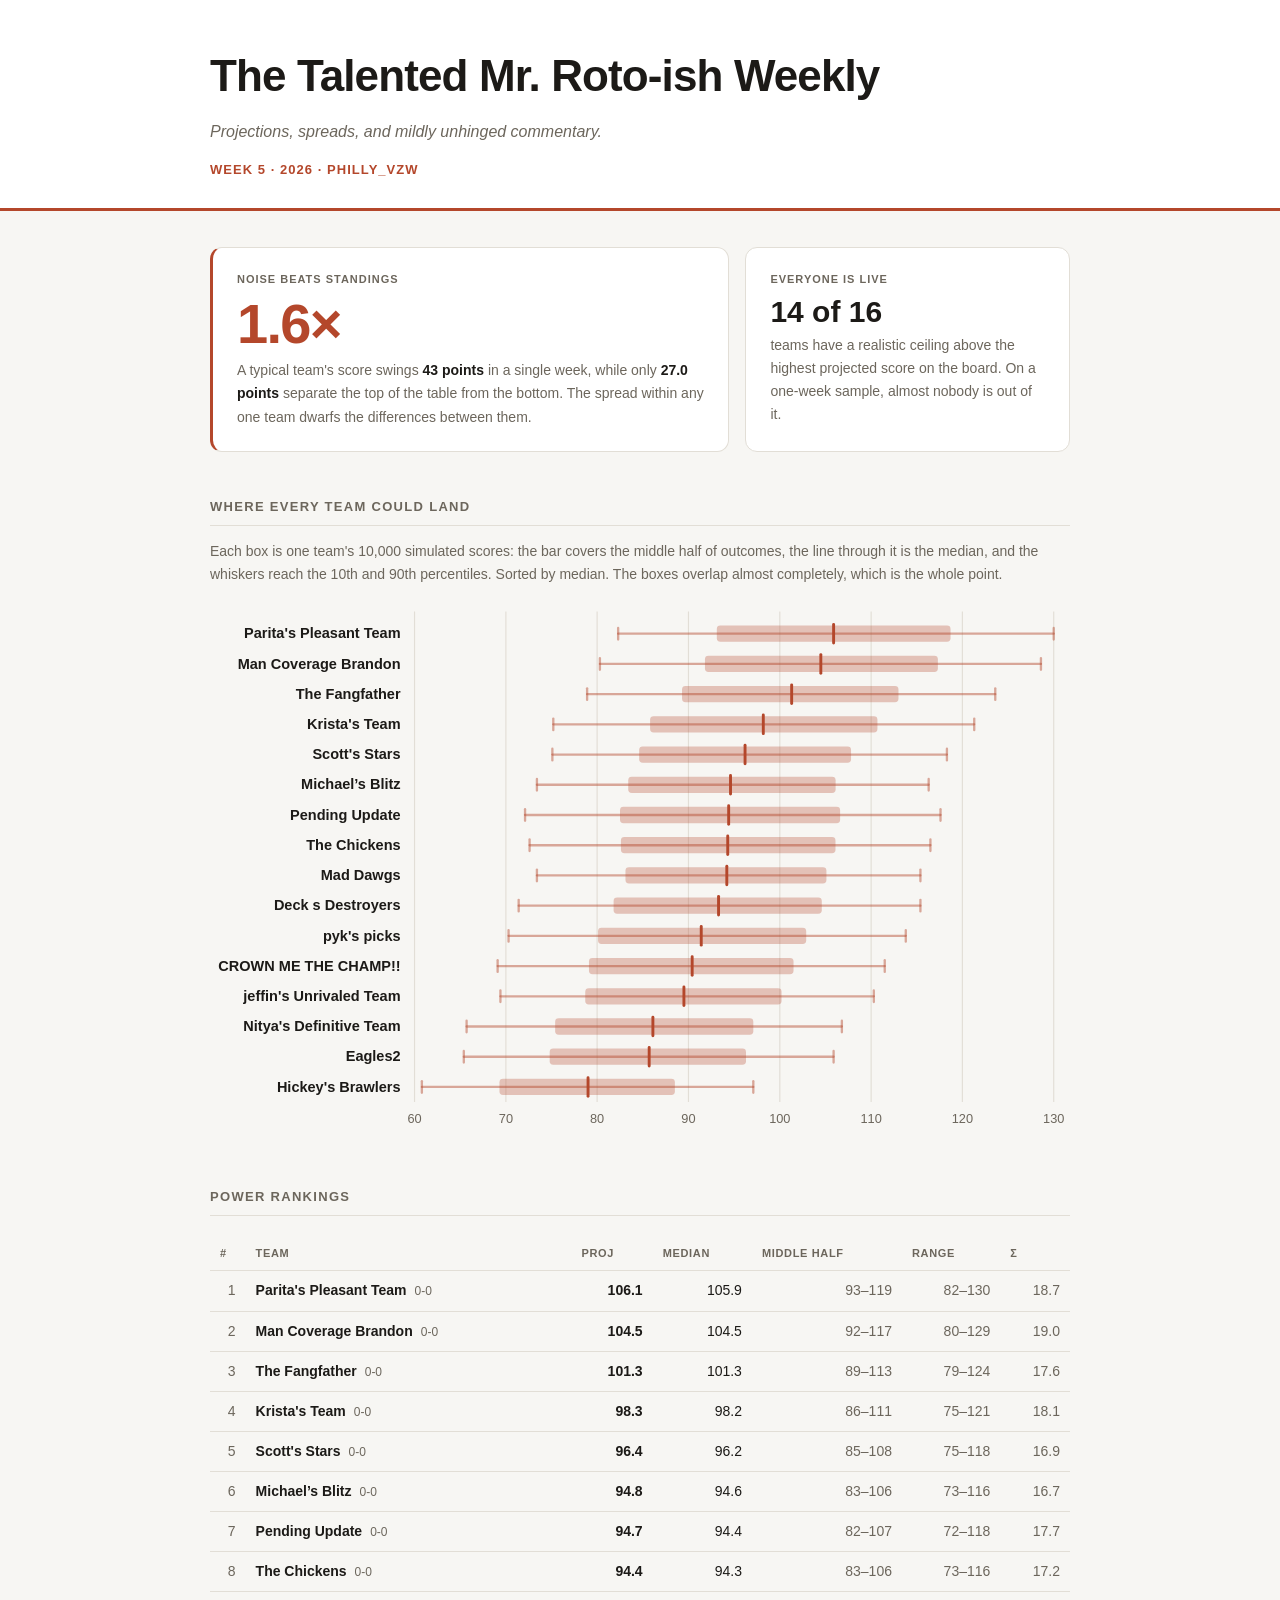
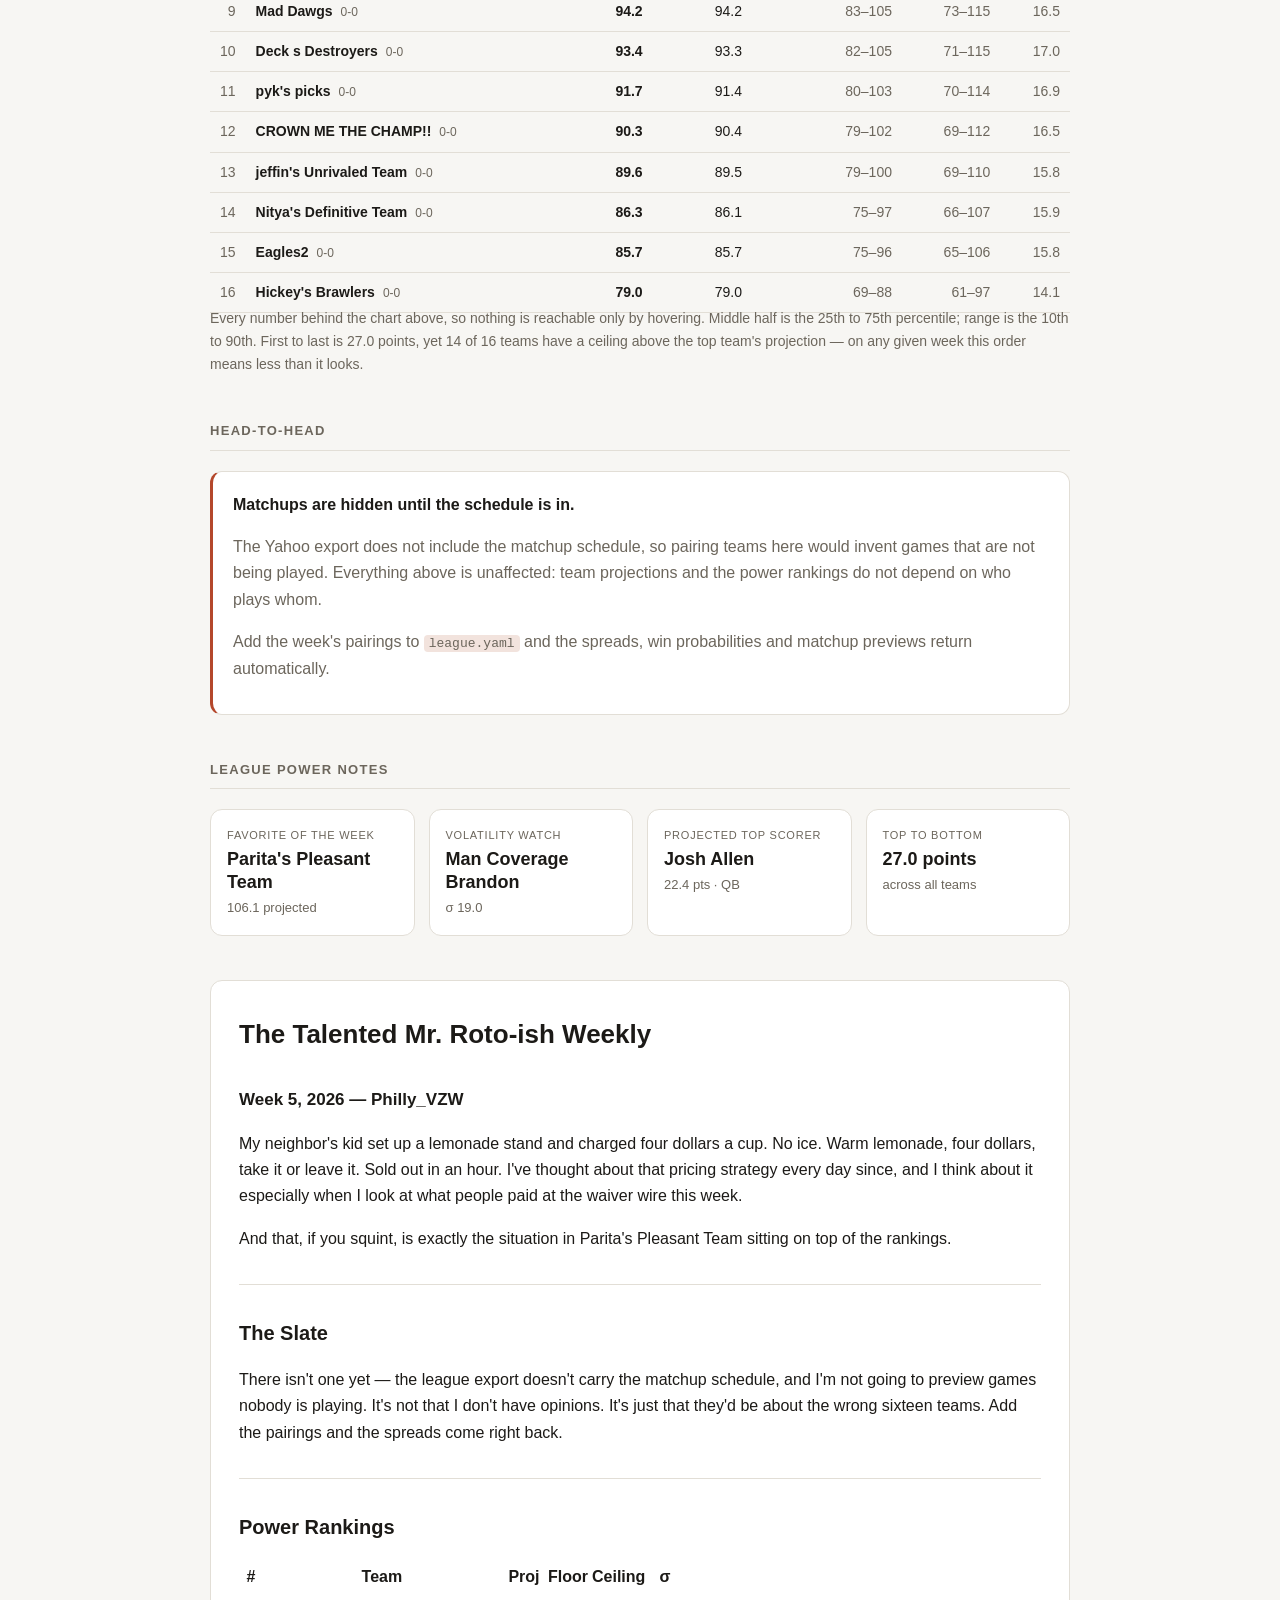
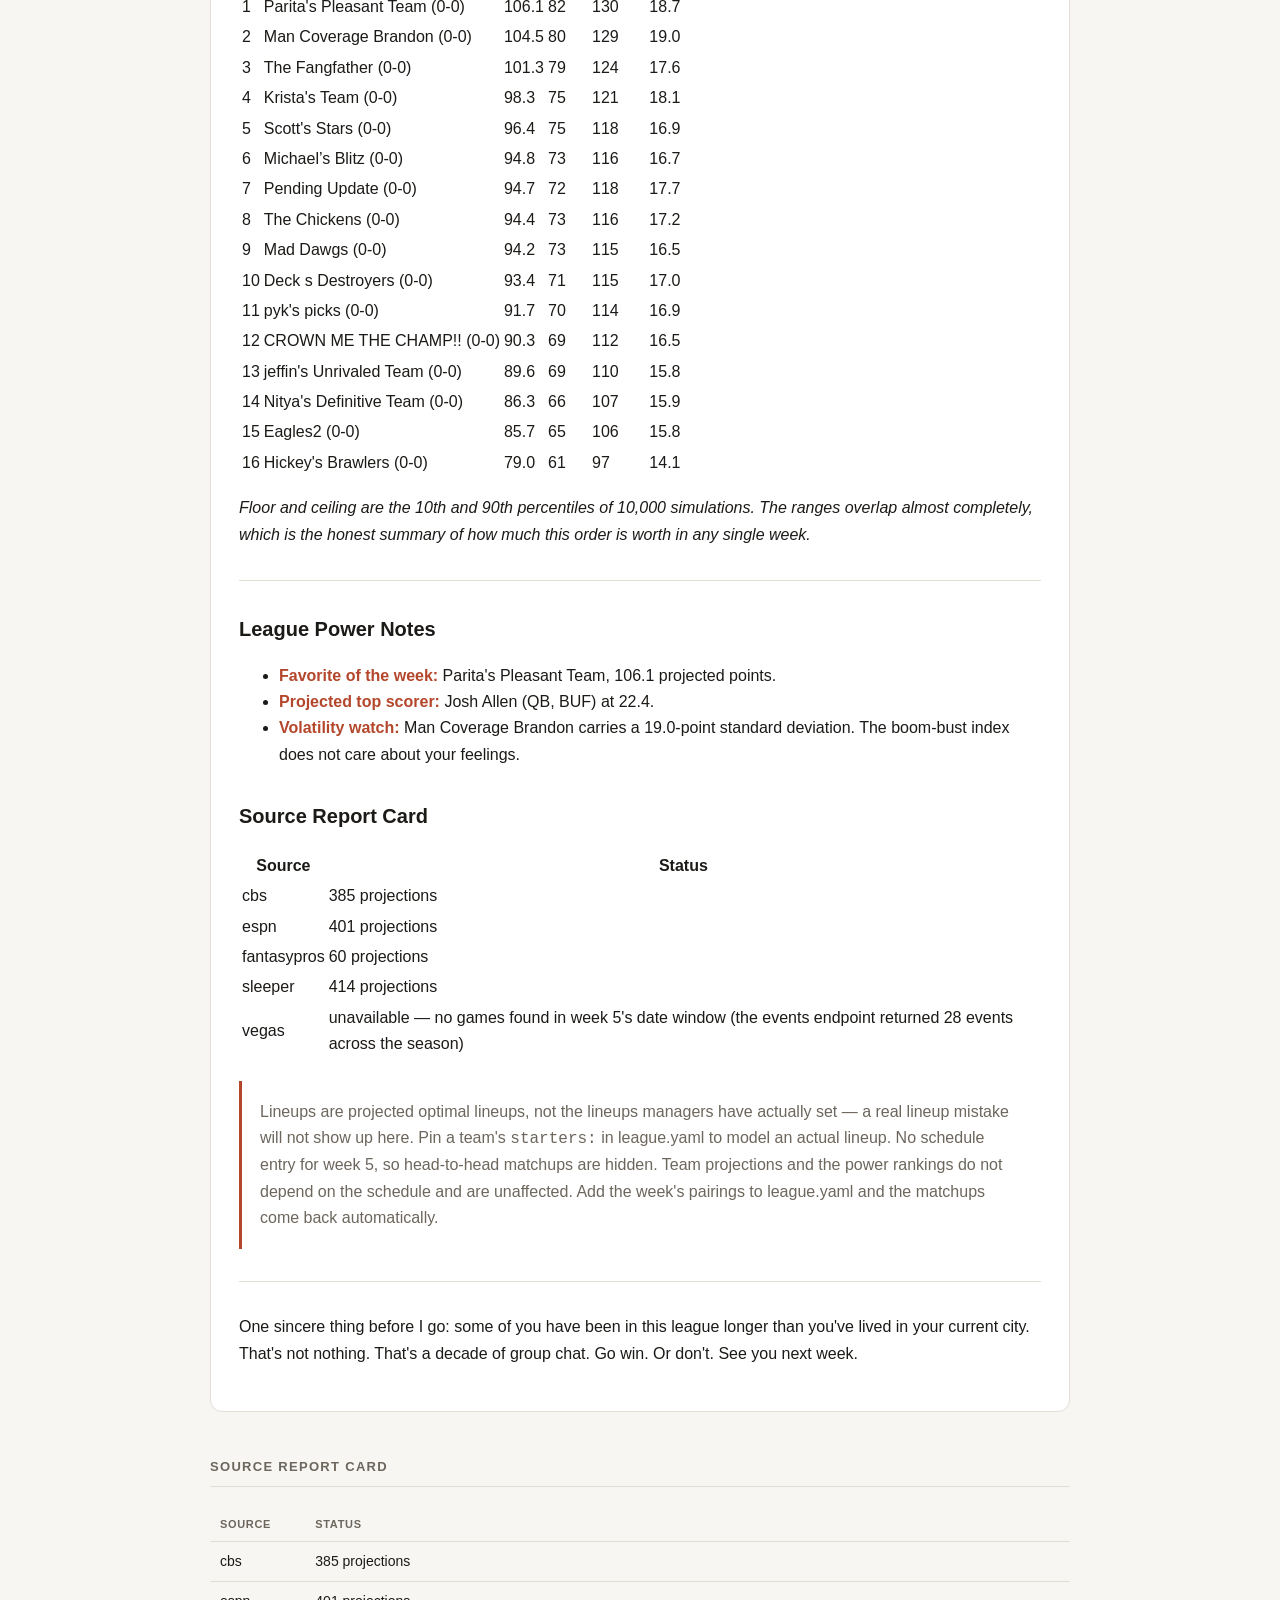
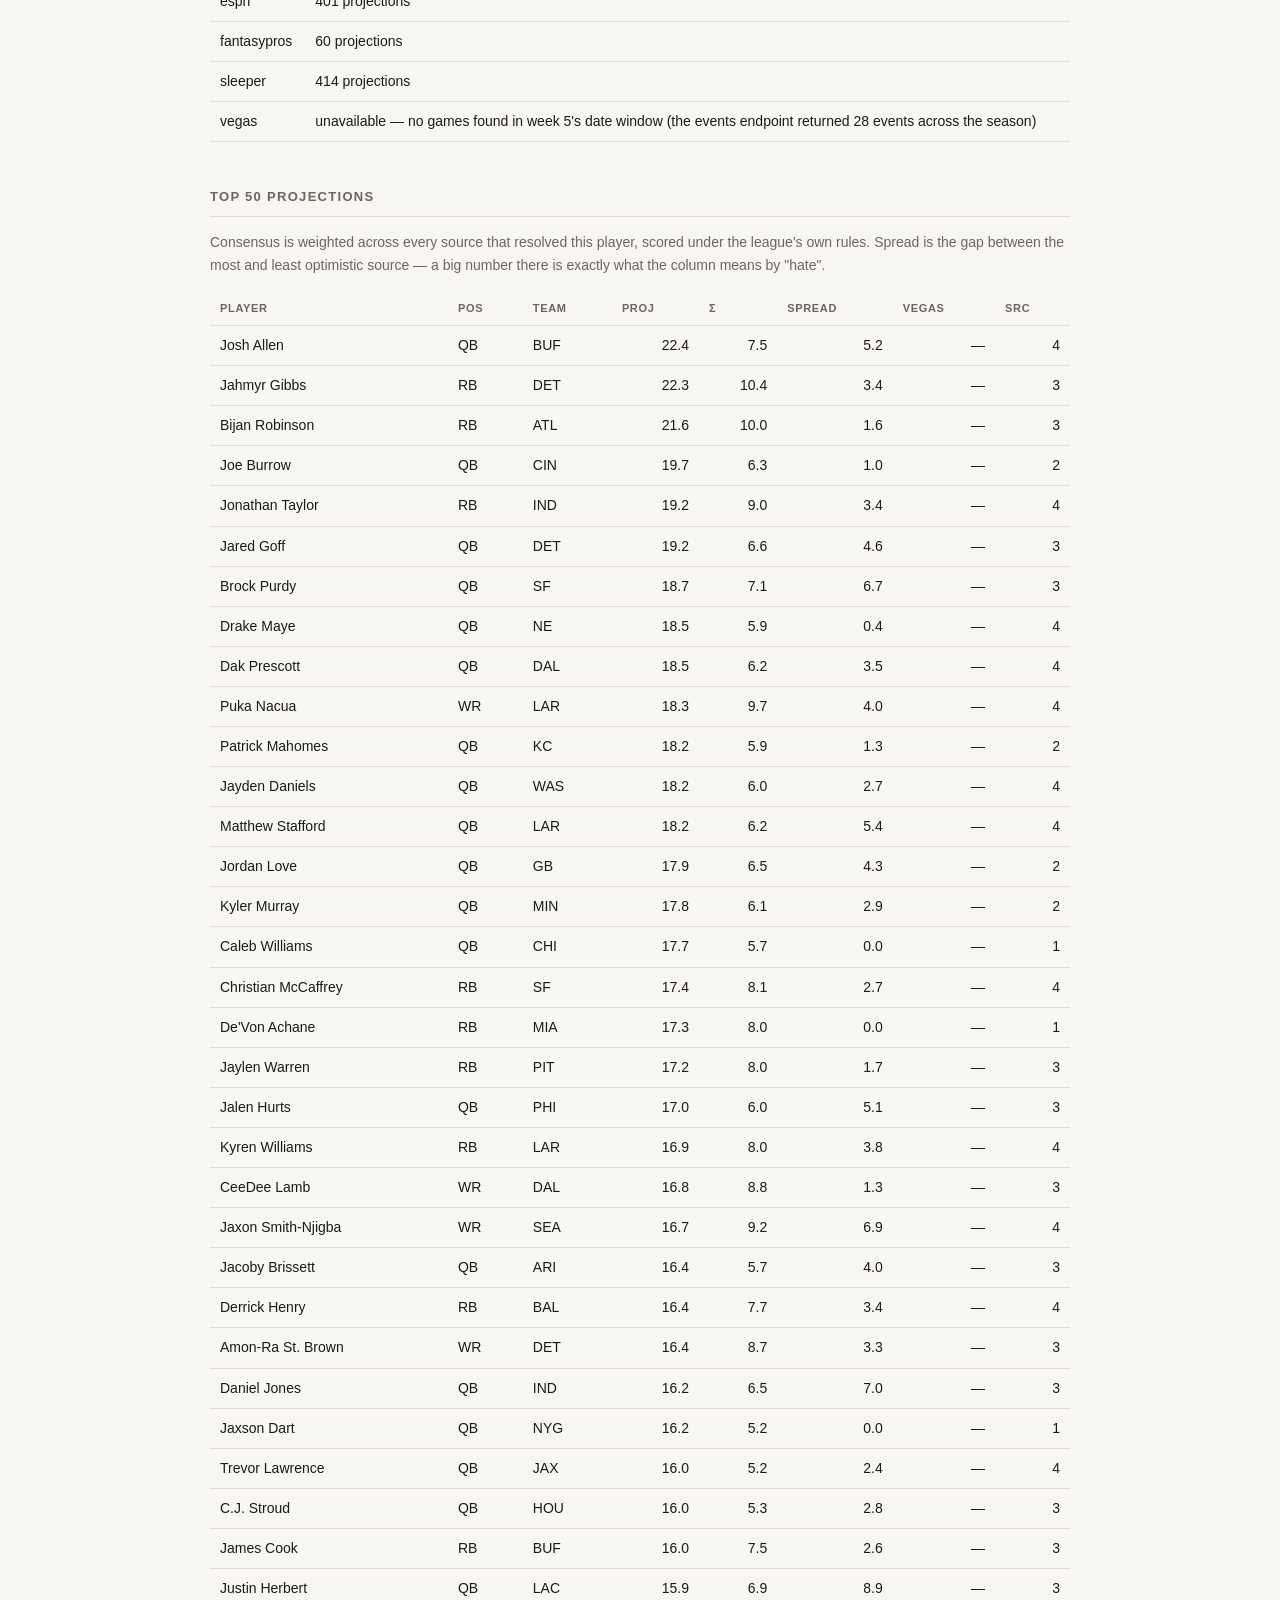
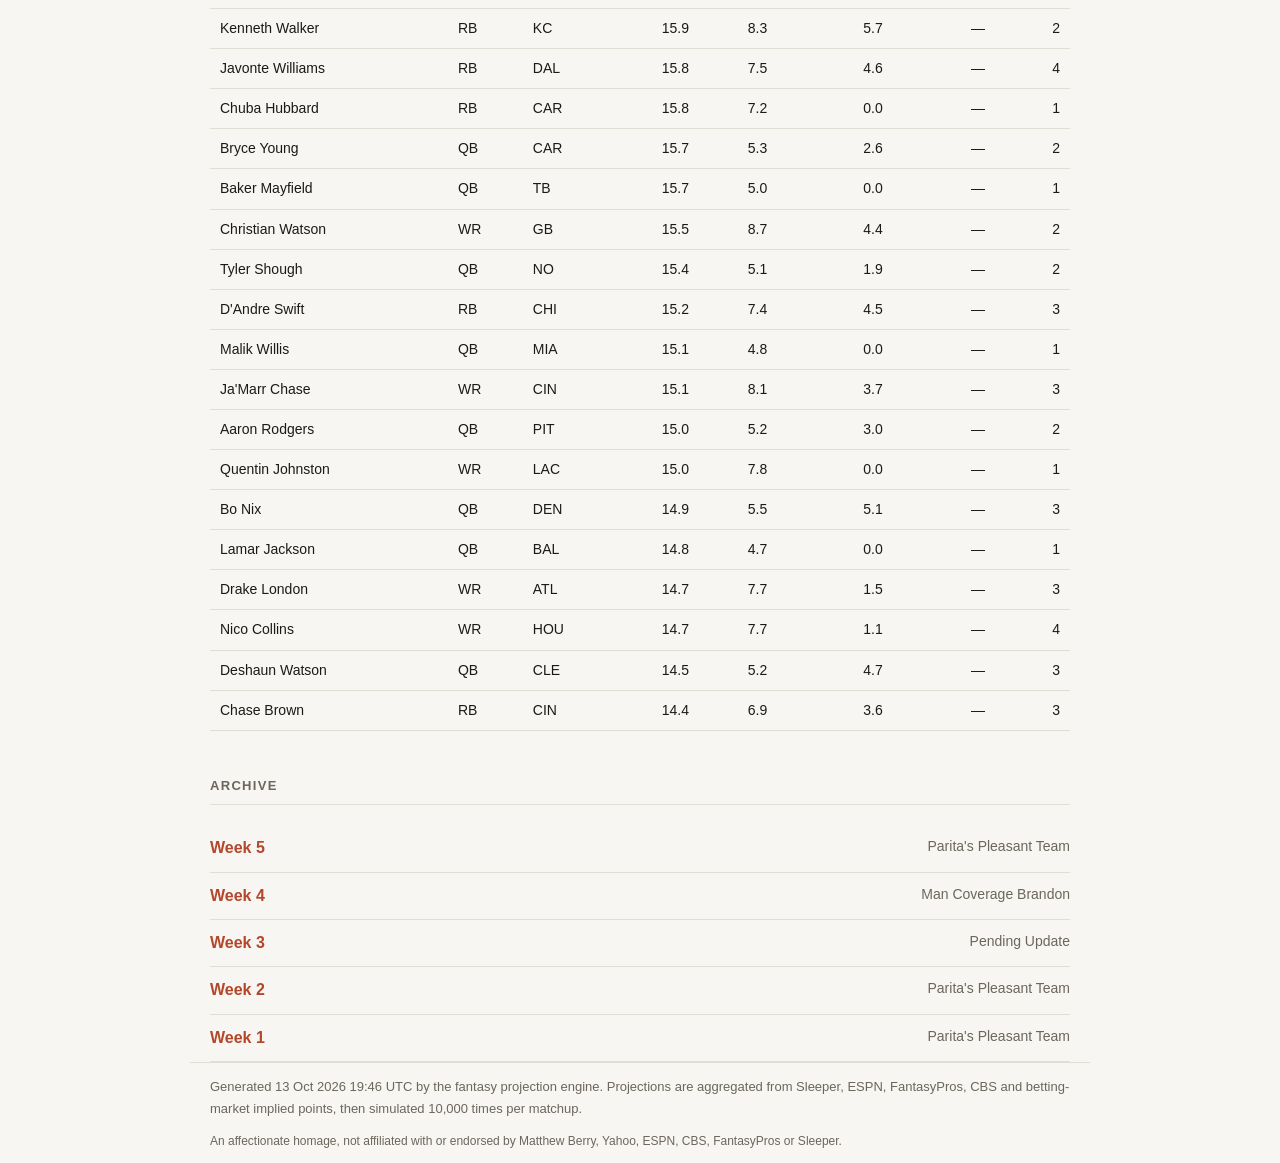
<file: docs/week-5.html>
<!DOCTYPE html>
<html lang="en">
<head>
<meta charset="utf-8">
<meta name="viewport" content="width=device-width, initial-scale=1">
<title>Week 5 — The Talented Mr. Roto-ish Weekly</title>
<meta name="description" content="Projections, spreads, and mildly unhinged commentary.">
<link rel="stylesheet" href="style.css">
</head>
<body>
<header class="masthead">
  <div class="wrap">
    <h1>The Talented Mr. Roto-ish Weekly</h1>
    <p class="tagline">Projections, spreads, and mildly unhinged commentary.</p>
    <p class="subtitle">Week 5 · 2026 · Philly_VZW</p>
  </div>
</header>
<main class="wrap">

<section class="exec">
  <div class="exec-hero">
    <span class="exec-label">Noise beats standings</span>
    <span class="exec-figure">1.6&times;</span>
    <p class="exec-sub">A typical team's score swings <strong>43 points</strong> in a
    single week, while only <strong>27.0 points</strong> separate the top of the table from
    the bottom. The spread within any one team dwarfs the differences between them.</p>
  </div>
  <div class="exec-tile">
    <span class="exec-label">Everyone is live</span>
    <span class="exec-tile-figure">14 of 16</span>
    <p class="exec-sub">teams have a realistic ceiling above the highest projected score on the
    board. On a one-week sample, almost nobody is out of it.</p>
  </div>
</section>
<section><h2 class="section-title">Where every team could land</h2><p class="note">Each box is one team's 10,000 simulated scores: the bar covers the middle half of outcomes, the line through it is the median, and the whiskers reach the 10th and 90th percentiles. Sorted by median. The boxes overlap almost completely, which is the whole point.</p><div class="scroll bp-wrap"><svg class="boxplot" viewBox="0 0 740 466" role="list" aria-label="Projected score distribution for each team" preserveAspectRatio="xMinYMin meet"><line class="bp-grid" x1="176.0" y1="10" x2="176.0" y2="432.0"/><text class="bp-tick" x="176.0" y="450.0">60</text><line class="bp-grid" x1="254.6" y1="10" x2="254.6" y2="432.0"/><text class="bp-tick" x="254.6" y="450.0">70</text><line class="bp-grid" x1="333.1" y1="10" x2="333.1" y2="432.0"/><text class="bp-tick" x="333.1" y="450.0">80</text><line class="bp-grid" x1="411.7" y1="10" x2="411.7" y2="432.0"/><text class="bp-tick" x="411.7" y="450.0">90</text><line class="bp-grid" x1="490.3" y1="10" x2="490.3" y2="432.0"/><text class="bp-tick" x="490.3" y="450.0">100</text><line class="bp-grid" x1="568.9" y1="10" x2="568.9" y2="432.0"/><text class="bp-tick" x="568.9" y="450.0">110</text><line class="bp-grid" x1="647.4" y1="10" x2="647.4" y2="432.0"/><text class="bp-tick" x="647.4" y="450.0">120</text><line class="bp-grid" x1="726.0" y1="10" x2="726.0" y2="432.0"/><text class="bp-tick" x="726.0" y="450.0">130</text><g class="bp-row" tabindex="0" role="listitem" data-readout="Parita&#x27;s Pleasant Team · median 105.9 · middle half 93–119 · range 82–130 · swing 48"><rect class="bp-hit" x="4" y="16.0" width="726" height="26"/><text class="bp-name" x="164" y="33.0">Parita&#x27;s Pleasant Team</text><line class="bp-whisker" x1="351.2" y1="29.0" x2="726.0" y2="29.0"/><line class="bp-cap" x1="351.2" y1="24.0" x2="351.2" y2="34.0"/><line class="bp-cap" x1="726.0" y1="24.0" x2="726.0" y2="34.0"/><rect class="bp-box" x="436.1" y="22.0" width="201.1" height="14" rx="3"/><line class="bp-median" x1="536.6" y1="21.0" x2="536.6" y2="37.0"/></g><g class="bp-row" tabindex="0" role="listitem" data-readout="Man Coverage Brandon · median 104.5 · middle half 92–117 · range 80–129 · swing 48"><rect class="bp-hit" x="4" y="42.0" width="726" height="26"/><text class="bp-name" x="164" y="59.0">Man Coverage Brandon</text><line class="bp-whisker" x1="335.5" y1="55.0" x2="715.0" y2="55.0"/><line class="bp-cap" x1="335.5" y1="50.0" x2="335.5" y2="60.0"/><line class="bp-cap" x1="715.0" y1="50.0" x2="715.0" y2="60.0"/><rect class="bp-box" x="425.9" y="48.0" width="200.4" height="14" rx="3"/><line class="bp-median" x1="525.6" y1="47.0" x2="525.6" y2="63.0"/></g><g class="bp-row" tabindex="0" role="listitem" data-readout="The Fangfather · median 101.3 · middle half 89–113 · range 79–124 · swing 45"><rect class="bp-hit" x="4" y="68.0" width="726" height="26"/><text class="bp-name" x="164" y="85.0">The Fangfather</text><line class="bp-whisker" x1="324.5" y1="81.0" x2="675.7" y2="81.0"/><line class="bp-cap" x1="324.5" y1="76.0" x2="324.5" y2="86.0"/><line class="bp-cap" x1="675.7" y1="76.0" x2="675.7" y2="86.0"/><rect class="bp-box" x="406.2" y="74.0" width="186.2" height="14" rx="3"/><line class="bp-median" x1="500.5" y1="73.0" x2="500.5" y2="89.0"/></g><g class="bp-row" tabindex="0" role="listitem" data-readout="Krista&#x27;s Team · median 98.2 · middle half 86–111 · range 75–121 · swing 46"><rect class="bp-hit" x="4" y="94.0" width="726" height="26"/><text class="bp-name" x="164" y="111.0">Krista&#x27;s Team</text><line class="bp-whisker" x1="295.4" y1="107.0" x2="657.6" y2="107.0"/><line class="bp-cap" x1="295.4" y1="102.0" x2="295.4" y2="112.0"/><line class="bp-cap" x1="657.6" y1="102.0" x2="657.6" y2="112.0"/><rect class="bp-box" x="378.7" y="100.0" width="195.6" height="14" rx="3"/><line class="bp-median" x1="476.1" y1="99.0" x2="476.1" y2="115.0"/></g><g class="bp-row" tabindex="0" role="listitem" data-readout="Scott&#x27;s Stars · median 96.2 · middle half 85–108 · range 75–118 · swing 43"><rect class="bp-hit" x="4" y="120.0" width="726" height="26"/><text class="bp-name" x="164" y="137.0">Scott&#x27;s Stars</text><line class="bp-whisker" x1="294.6" y1="133.0" x2="634.1" y2="133.0"/><line class="bp-cap" x1="294.6" y1="128.0" x2="294.6" y2="138.0"/><line class="bp-cap" x1="634.1" y1="128.0" x2="634.1" y2="138.0"/><rect class="bp-box" x="369.3" y="126.0" width="182.3" height="14" rx="3"/><line class="bp-median" x1="460.4" y1="125.0" x2="460.4" y2="141.0"/></g><g class="bp-row" tabindex="0" role="listitem" data-readout="Michael’s Blitz · median 94.6 · middle half 83–106 · range 73–116 · swing 43"><rect class="bp-hit" x="4" y="146.0" width="726" height="26"/><text class="bp-name" x="164" y="163.0">Michael’s Blitz</text><line class="bp-whisker" x1="281.3" y1="159.0" x2="618.4" y2="159.0"/><line class="bp-cap" x1="281.3" y1="154.0" x2="281.3" y2="164.0"/><line class="bp-cap" x1="618.4" y1="154.0" x2="618.4" y2="164.0"/><rect class="bp-box" x="359.9" y="152.0" width="178.4" height="14" rx="3"/><line class="bp-median" x1="447.9" y1="151.0" x2="447.9" y2="167.0"/></g><g class="bp-row" tabindex="0" role="listitem" data-readout="Pending Update · median 94.4 · middle half 82–107 · range 72–118 · swing 46"><rect class="bp-hit" x="4" y="172.0" width="726" height="26"/><text class="bp-name" x="164" y="189.0">Pending Update</text><line class="bp-whisker" x1="271.1" y1="185.0" x2="628.6" y2="185.0"/><line class="bp-cap" x1="271.1" y1="180.0" x2="271.1" y2="190.0"/><line class="bp-cap" x1="628.6" y1="180.0" x2="628.6" y2="190.0"/><rect class="bp-box" x="352.8" y="178.0" width="189.4" height="14" rx="3"/><line class="bp-median" x1="446.3" y1="177.0" x2="446.3" y2="193.0"/></g><g class="bp-row" tabindex="0" role="listitem" data-readout="The Chickens · median 94.3 · middle half 83–106 · range 73–116 · swing 44"><rect class="bp-hit" x="4" y="198.0" width="726" height="26"/><text class="bp-name" x="164" y="215.0">The Chickens</text><line class="bp-whisker" x1="275.0" y1="211.0" x2="619.9" y2="211.0"/><line class="bp-cap" x1="275.0" y1="206.0" x2="275.0" y2="216.0"/><line class="bp-cap" x1="619.9" y1="206.0" x2="619.9" y2="216.0"/><rect class="bp-box" x="353.6" y="204.0" width="184.6" height="14" rx="3"/><line class="bp-median" x1="445.5" y1="203.0" x2="445.5" y2="219.0"/></g><g class="bp-row" tabindex="0" role="listitem" data-readout="Mad Dawgs · median 94.2 · middle half 83–105 · range 73–115 · swing 42"><rect class="bp-hit" x="4" y="224.0" width="726" height="26"/><text class="bp-name" x="164" y="241.0">Mad Dawgs</text><line class="bp-whisker" x1="281.3" y1="237.0" x2="611.3" y2="237.0"/><line class="bp-cap" x1="281.3" y1="232.0" x2="281.3" y2="242.0"/><line class="bp-cap" x1="611.3" y1="232.0" x2="611.3" y2="242.0"/><rect class="bp-box" x="357.5" y="230.0" width="172.9" height="14" rx="3"/><line class="bp-median" x1="444.7" y1="229.0" x2="444.7" y2="245.0"/></g><g class="bp-row" tabindex="0" role="listitem" data-readout="Deck s Destroyers · median 93.3 · middle half 82–105 · range 71–115 · swing 44"><rect class="bp-hit" x="4" y="250.0" width="726" height="26"/><text class="bp-name" x="164" y="267.0">Deck s Destroyers</text><line class="bp-whisker" x1="265.6" y1="263.0" x2="611.3" y2="263.0"/><line class="bp-cap" x1="265.6" y1="258.0" x2="265.6" y2="268.0"/><line class="bp-cap" x1="611.3" y1="258.0" x2="611.3" y2="268.0"/><rect class="bp-box" x="347.3" y="256.0" width="179.1" height="14" rx="3"/><line class="bp-median" x1="437.6" y1="255.0" x2="437.6" y2="271.0"/></g><g class="bp-row" tabindex="0" role="listitem" data-readout="pyk&#x27;s picks · median 91.4 · middle half 80–103 · range 70–114 · swing 44"><rect class="bp-hit" x="4" y="276.0" width="726" height="26"/><text class="bp-name" x="164" y="293.0">pyk&#x27;s picks</text><line class="bp-whisker" x1="256.9" y1="289.0" x2="598.7" y2="289.0"/><line class="bp-cap" x1="256.9" y1="284.0" x2="256.9" y2="294.0"/><line class="bp-cap" x1="598.7" y1="284.0" x2="598.7" y2="294.0"/><rect class="bp-box" x="333.9" y="282.0" width="179.1" height="14" rx="3"/><line class="bp-median" x1="422.7" y1="281.0" x2="422.7" y2="297.0"/></g><g class="bp-row" tabindex="0" role="listitem" data-readout="CROWN ME THE CHAMP!! · median 90.4 · middle half 79–102 · range 69–112 · swing 42"><rect class="bp-hit" x="4" y="302.0" width="726" height="26"/><text class="bp-name" x="164" y="319.0">CROWN ME THE CHAMP!!</text><line class="bp-whisker" x1="247.5" y1="315.0" x2="580.6" y2="315.0"/><line class="bp-cap" x1="247.5" y1="310.0" x2="247.5" y2="320.0"/><line class="bp-cap" x1="580.6" y1="310.0" x2="580.6" y2="320.0"/><rect class="bp-box" x="326.1" y="308.0" width="176.0" height="14" rx="3"/><line class="bp-median" x1="414.9" y1="307.0" x2="414.9" y2="323.0"/></g><g class="bp-row" tabindex="0" role="listitem" data-readout="jeffin&#x27;s Unrivaled Team · median 89.5 · middle half 79–100 · range 69–110 · swing 41"><rect class="bp-hit" x="4" y="328.0" width="726" height="26"/><text class="bp-name" x="164" y="345.0">jeffin&#x27;s Unrivaled Team</text><line class="bp-whisker" x1="249.9" y1="341.0" x2="571.2" y2="341.0"/><line class="bp-cap" x1="249.9" y1="336.0" x2="249.9" y2="346.0"/><line class="bp-cap" x1="571.2" y1="336.0" x2="571.2" y2="346.0"/><rect class="bp-box" x="322.9" y="334.0" width="168.9" height="14" rx="3"/><line class="bp-median" x1="407.8" y1="333.0" x2="407.8" y2="349.0"/></g><g class="bp-row" tabindex="0" role="listitem" data-readout="Nitya&#x27;s Definitive Team · median 86.1 · middle half 75–97 · range 66–107 · swing 41"><rect class="bp-hit" x="4" y="354.0" width="726" height="26"/><text class="bp-name" x="164" y="371.0">Nitya&#x27;s Definitive Team</text><line class="bp-whisker" x1="220.8" y1="367.0" x2="543.7" y2="367.0"/><line class="bp-cap" x1="220.8" y1="362.0" x2="220.8" y2="372.0"/><line class="bp-cap" x1="543.7" y1="362.0" x2="543.7" y2="372.0"/><rect class="bp-box" x="297.0" y="360.0" width="170.5" height="14" rx="3"/><line class="bp-median" x1="381.1" y1="359.0" x2="381.1" y2="375.0"/></g><g class="bp-row" tabindex="0" role="listitem" data-readout="Eagles2 · median 85.7 · middle half 75–96 · range 65–106 · swing 40"><rect class="bp-hit" x="4" y="380.0" width="726" height="26"/><text class="bp-name" x="164" y="397.0">Eagles2</text><line class="bp-whisker" x1="218.4" y1="393.0" x2="536.6" y2="393.0"/><line class="bp-cap" x1="218.4" y1="388.0" x2="218.4" y2="398.0"/><line class="bp-cap" x1="536.6" y1="388.0" x2="536.6" y2="398.0"/><rect class="bp-box" x="292.3" y="386.0" width="168.9" height="14" rx="3"/><line class="bp-median" x1="377.9" y1="385.0" x2="377.9" y2="401.0"/></g><g class="bp-row" tabindex="0" role="listitem" data-readout="Hickey&#x27;s Brawlers · median 79.0 · middle half 69–88 · range 61–97 · swing 36"><rect class="bp-hit" x="4" y="406.0" width="726" height="26"/><text class="bp-name" x="164" y="423.0">Hickey&#x27;s Brawlers</text><line class="bp-whisker" x1="182.3" y1="419.0" x2="467.5" y2="419.0"/><line class="bp-cap" x1="182.3" y1="414.0" x2="182.3" y2="424.0"/><line class="bp-cap" x1="467.5" y1="414.0" x2="467.5" y2="424.0"/><rect class="bp-box" x="249.1" y="412.0" width="150.9" height="14" rx="3"/><line class="bp-median" x1="325.3" y1="411.0" x2="325.3" y2="427.0"/></g></svg></div><div class="bp-tip" id="bp-tip" role="status" aria-live="polite" hidden></div></section>
<section><h2 class="section-title">Power Rankings</h2><div class="scroll"><table class="data rankings"><thead><tr><th class='num'>#</th><th>Team</th><th class='num'>Proj</th><th class='num'>Median</th><th class='num'>Middle half</th><th class='num'>Range</th><th class='num'>&sigma;</th></tr></thead><tbody><tr><td class='num rank'>1</td><td class='rank-team'>Parita&#x27;s Pleasant Team<span class='rank-record'>0-0</span></td><td class='num strong'>106.1</td><td class='num'>105.9</td><td class='num muted'>93&ndash;119</td><td class='num muted'>82&ndash;130</td><td class='num muted'>18.7</td></tr><tr><td class='num rank'>2</td><td class='rank-team'>Man Coverage Brandon<span class='rank-record'>0-0</span></td><td class='num strong'>104.5</td><td class='num'>104.5</td><td class='num muted'>92&ndash;117</td><td class='num muted'>80&ndash;129</td><td class='num muted'>19.0</td></tr><tr><td class='num rank'>3</td><td class='rank-team'>The Fangfather<span class='rank-record'>0-0</span></td><td class='num strong'>101.3</td><td class='num'>101.3</td><td class='num muted'>89&ndash;113</td><td class='num muted'>79&ndash;124</td><td class='num muted'>17.6</td></tr><tr><td class='num rank'>4</td><td class='rank-team'>Krista&#x27;s Team<span class='rank-record'>0-0</span></td><td class='num strong'>98.3</td><td class='num'>98.2</td><td class='num muted'>86&ndash;111</td><td class='num muted'>75&ndash;121</td><td class='num muted'>18.1</td></tr><tr><td class='num rank'>5</td><td class='rank-team'>Scott&#x27;s Stars<span class='rank-record'>0-0</span></td><td class='num strong'>96.4</td><td class='num'>96.2</td><td class='num muted'>85&ndash;108</td><td class='num muted'>75&ndash;118</td><td class='num muted'>16.9</td></tr><tr><td class='num rank'>6</td><td class='rank-team'>Michael’s Blitz<span class='rank-record'>0-0</span></td><td class='num strong'>94.8</td><td class='num'>94.6</td><td class='num muted'>83&ndash;106</td><td class='num muted'>73&ndash;116</td><td class='num muted'>16.7</td></tr><tr><td class='num rank'>7</td><td class='rank-team'>Pending Update<span class='rank-record'>0-0</span></td><td class='num strong'>94.7</td><td class='num'>94.4</td><td class='num muted'>82&ndash;107</td><td class='num muted'>72&ndash;118</td><td class='num muted'>17.7</td></tr><tr><td class='num rank'>8</td><td class='rank-team'>The Chickens<span class='rank-record'>0-0</span></td><td class='num strong'>94.4</td><td class='num'>94.3</td><td class='num muted'>83&ndash;106</td><td class='num muted'>73&ndash;116</td><td class='num muted'>17.2</td></tr><tr><td class='num rank'>9</td><td class='rank-team'>Mad Dawgs<span class='rank-record'>0-0</span></td><td class='num strong'>94.2</td><td class='num'>94.2</td><td class='num muted'>83&ndash;105</td><td class='num muted'>73&ndash;115</td><td class='num muted'>16.5</td></tr><tr><td class='num rank'>10</td><td class='rank-team'>Deck s Destroyers<span class='rank-record'>0-0</span></td><td class='num strong'>93.4</td><td class='num'>93.3</td><td class='num muted'>82&ndash;105</td><td class='num muted'>71&ndash;115</td><td class='num muted'>17.0</td></tr><tr><td class='num rank'>11</td><td class='rank-team'>pyk&#x27;s picks<span class='rank-record'>0-0</span></td><td class='num strong'>91.7</td><td class='num'>91.4</td><td class='num muted'>80&ndash;103</td><td class='num muted'>70&ndash;114</td><td class='num muted'>16.9</td></tr><tr><td class='num rank'>12</td><td class='rank-team'>CROWN ME THE CHAMP!!<span class='rank-record'>0-0</span></td><td class='num strong'>90.3</td><td class='num'>90.4</td><td class='num muted'>79&ndash;102</td><td class='num muted'>69&ndash;112</td><td class='num muted'>16.5</td></tr><tr><td class='num rank'>13</td><td class='rank-team'>jeffin&#x27;s Unrivaled Team<span class='rank-record'>0-0</span></td><td class='num strong'>89.6</td><td class='num'>89.5</td><td class='num muted'>79&ndash;100</td><td class='num muted'>69&ndash;110</td><td class='num muted'>15.8</td></tr><tr><td class='num rank'>14</td><td class='rank-team'>Nitya&#x27;s Definitive Team<span class='rank-record'>0-0</span></td><td class='num strong'>86.3</td><td class='num'>86.1</td><td class='num muted'>75&ndash;97</td><td class='num muted'>66&ndash;107</td><td class='num muted'>15.9</td></tr><tr><td class='num rank'>15</td><td class='rank-team'>Eagles2<span class='rank-record'>0-0</span></td><td class='num strong'>85.7</td><td class='num'>85.7</td><td class='num muted'>75&ndash;96</td><td class='num muted'>65&ndash;106</td><td class='num muted'>15.8</td></tr><tr><td class='num rank'>16</td><td class='rank-team'>Hickey&#x27;s Brawlers<span class='rank-record'>0-0</span></td><td class='num strong'>79.0</td><td class='num'>79.0</td><td class='num muted'>69&ndash;88</td><td class='num muted'>61&ndash;97</td><td class='num muted'>14.1</td></tr></tbody></table></div><p class="note">Every number behind the chart above, so nothing is reachable only by hovering. Middle half is the 25th to 75th percentile; range is the 10th to 90th. First to last is 27.0 points, yet 14 of 16 teams have a ceiling above the top team's projection — on any given week this order means less than it looks.</p></section>
<section><h2 class="section-title">Head-to-Head</h2><div class="pending"><p><strong>Matchups are hidden until the schedule is in.</strong></p><p>The Yahoo export does not include the matchup schedule, so pairing teams here would invent games that are not being played. Everything above is unaffected: team projections and the power rankings do not depend on who plays whom.</p><p>Add the week's pairings to <code>league.yaml</code> and the spreads, win probabilities and matchup previews return automatically.</p></div></section>
<section><h2 class="section-title">League Power Notes</h2><div class="tiles"><div class="tile"><span class="tile-label">Favorite of the week</span><span class="tile-value">Parita&#x27;s Pleasant Team</span><span class="tile-sub">106.1 projected</span></div><div class="tile"><span class="tile-label">Volatility watch</span><span class="tile-value">Man Coverage Brandon</span><span class="tile-sub">&sigma; 19.0</span></div><div class="tile"><span class="tile-label">Projected top scorer</span><span class="tile-value">Josh Allen</span><span class="tile-sub">22.4 pts · QB</span></div><div class="tile"><span class="tile-label">Top to bottom</span><span class="tile-value">27.0 points</span><span class="tile-sub">across all teams</span></div></div></section>
<section class="column"><h1>The Talented Mr. Roto-ish Weekly</h1>
<h3>Week 5, 2026 — Philly_VZW</h3>
<p>My neighbor's kid set up a lemonade stand and charged four dollars a cup. No ice. Warm lemonade, four dollars, take it or leave it. Sold out in an hour. I've thought about that pricing strategy every day since, and I think about it especially when I look at what people paid at the waiver wire this week.</p>
<p>And that, if you squint, is exactly the situation in Parita's Pleasant Team sitting on top of the rankings.</p>
<hr>
<h2>The Slate</h2>
<p>There isn't one yet — the league export doesn't carry the matchup schedule, and I'm not going to preview games nobody is playing. It's not that I don't have opinions. It's just that they'd be about the wrong sixteen teams. Add the pairings and the spreads come right back.</p>
<hr>
<h2>Power Rankings</h2>
<table><thead><tr><th>#</th><th>Team</th><th>Proj</th><th>Floor</th><th>Ceiling</th><th>σ</th></tr></thead><tbody><tr><td>1</td><td>Parita's Pleasant Team (0-0)</td><td>106.1</td><td>82</td><td>130</td><td>18.7</td></tr><tr><td>2</td><td>Man Coverage Brandon (0-0)</td><td>104.5</td><td>80</td><td>129</td><td>19.0</td></tr><tr><td>3</td><td>The Fangfather (0-0)</td><td>101.3</td><td>79</td><td>124</td><td>17.6</td></tr><tr><td>4</td><td>Krista's Team (0-0)</td><td>98.3</td><td>75</td><td>121</td><td>18.1</td></tr><tr><td>5</td><td>Scott's Stars (0-0)</td><td>96.4</td><td>75</td><td>118</td><td>16.9</td></tr><tr><td>6</td><td>Michael’s Blitz (0-0)</td><td>94.8</td><td>73</td><td>116</td><td>16.7</td></tr><tr><td>7</td><td>Pending Update (0-0)</td><td>94.7</td><td>72</td><td>118</td><td>17.7</td></tr><tr><td>8</td><td>The Chickens (0-0)</td><td>94.4</td><td>73</td><td>116</td><td>17.2</td></tr><tr><td>9</td><td>Mad Dawgs (0-0)</td><td>94.2</td><td>73</td><td>115</td><td>16.5</td></tr><tr><td>10</td><td>Deck s Destroyers (0-0)</td><td>93.4</td><td>71</td><td>115</td><td>17.0</td></tr><tr><td>11</td><td>pyk's picks (0-0)</td><td>91.7</td><td>70</td><td>114</td><td>16.9</td></tr><tr><td>12</td><td>CROWN ME THE CHAMP!! (0-0)</td><td>90.3</td><td>69</td><td>112</td><td>16.5</td></tr><tr><td>13</td><td>jeffin's Unrivaled Team (0-0)</td><td>89.6</td><td>69</td><td>110</td><td>15.8</td></tr><tr><td>14</td><td>Nitya's Definitive Team (0-0)</td><td>86.3</td><td>66</td><td>107</td><td>15.9</td></tr><tr><td>15</td><td>Eagles2 (0-0)</td><td>85.7</td><td>65</td><td>106</td><td>15.8</td></tr><tr><td>16</td><td>Hickey's Brawlers (0-0)</td><td>79.0</td><td>61</td><td>97</td><td>14.1</td></tr></tbody></table>
<p><em>Floor and ceiling are the 10th and 90th percentiles of 10,000 simulations. The ranges overlap almost completely, which is the honest summary of how much this order is worth in any single week.</em></p>
<hr>
<h2>League Power Notes</h2>
<ul><li><strong>Favorite of the week:</strong> Parita's Pleasant Team, 106.1 projected points.</li><li><strong>Projected top scorer:</strong> Josh Allen (QB, BUF) at 22.4.</li><li><strong>Volatility watch:</strong> Man Coverage Brandon carries a 19.0-point standard deviation. The boom-bust index does not care about your feelings.</li></ul>
<h2>Source Report Card</h2>
<table><thead><tr><th>Source</th><th>Status</th></tr></thead><tbody><tr><td>cbs</td><td>385 projections</td></tr><tr><td>espn</td><td>401 projections</td></tr><tr><td>fantasypros</td><td>60 projections</td></tr><tr><td>sleeper</td><td>414 projections</td></tr><tr><td>vegas</td><td>unavailable — no games found in week 5's date window (the events endpoint returned 28 events across the season)</td></tr></tbody></table>
<blockquote><p>Lineups are projected optimal lineups, not the lineups managers have actually set — a real lineup mistake will not show up here. Pin a team's <code>starters:</code> in league.yaml to model an actual lineup. No schedule entry for week 5, so head-to-head matchups are hidden. Team projections and the power rankings do not depend on the schedule and are unaffected. Add the week's pairings to league.yaml and the matchups come back automatically.</p></blockquote>
<hr>
<p>One sincere thing before I go: some of you have been in this league longer than you've lived in your current city. That's not nothing. That's a decade of group chat. Go win. Or don't. See you next week.</p></section>
<section><h2 class="section-title">Source Report Card</h2><table class="data"><thead><tr><th>Source</th><th>Status</th></tr></thead><tbody><tr><td>cbs</td><td>385 projections</td></tr><tr><td>espn</td><td>401 projections</td></tr><tr><td>fantasypros</td><td>60 projections</td></tr><tr><td>sleeper</td><td>414 projections</td></tr><tr><td>vegas</td><td>unavailable — no games found in week 5&#x27;s date window (the events endpoint returned 28 events across the season)</td></tr></tbody></table></section>
<section><h2 class="section-title">Top 50 Projections</h2><p class="note">Consensus is weighted across every source that resolved this player, scored under the league's own rules. Spread is the gap between the most and least optimistic source — a big number there is exactly what the column means by "hate".</p><div class="scroll"><table class="data"><thead><tr><th>Player</th><th>Pos</th><th>Team</th><th>Proj</th><th>&sigma;</th><th>Spread</th><th>Vegas</th><th>Src</th></tr></thead><tbody><tr><td>Josh Allen</td><td>QB</td><td>BUF</td><td class='num'>22.4</td><td class='num'>7.5</td><td class='num'>5.2</td><td class='num'>&mdash;</td><td class='num'>4</td></tr><tr><td>Jahmyr Gibbs</td><td>RB</td><td>DET</td><td class='num'>22.3</td><td class='num'>10.4</td><td class='num'>3.4</td><td class='num'>&mdash;</td><td class='num'>3</td></tr><tr><td>Bijan Robinson</td><td>RB</td><td>ATL</td><td class='num'>21.6</td><td class='num'>10.0</td><td class='num'>1.6</td><td class='num'>&mdash;</td><td class='num'>3</td></tr><tr><td>Joe Burrow</td><td>QB</td><td>CIN</td><td class='num'>19.7</td><td class='num'>6.3</td><td class='num'>1.0</td><td class='num'>&mdash;</td><td class='num'>2</td></tr><tr><td>Jonathan Taylor</td><td>RB</td><td>IND</td><td class='num'>19.2</td><td class='num'>9.0</td><td class='num'>3.4</td><td class='num'>&mdash;</td><td class='num'>4</td></tr><tr><td>Jared Goff</td><td>QB</td><td>DET</td><td class='num'>19.2</td><td class='num'>6.6</td><td class='num'>4.6</td><td class='num'>&mdash;</td><td class='num'>3</td></tr><tr><td>Brock Purdy</td><td>QB</td><td>SF</td><td class='num'>18.7</td><td class='num'>7.1</td><td class='num'>6.7</td><td class='num'>&mdash;</td><td class='num'>3</td></tr><tr><td>Drake Maye</td><td>QB</td><td>NE</td><td class='num'>18.5</td><td class='num'>5.9</td><td class='num'>0.4</td><td class='num'>&mdash;</td><td class='num'>4</td></tr><tr><td>Dak Prescott</td><td>QB</td><td>DAL</td><td class='num'>18.5</td><td class='num'>6.2</td><td class='num'>3.5</td><td class='num'>&mdash;</td><td class='num'>4</td></tr><tr><td>Puka Nacua</td><td>WR</td><td>LAR</td><td class='num'>18.3</td><td class='num'>9.7</td><td class='num'>4.0</td><td class='num'>&mdash;</td><td class='num'>4</td></tr><tr><td>Patrick Mahomes</td><td>QB</td><td>KC</td><td class='num'>18.2</td><td class='num'>5.9</td><td class='num'>1.3</td><td class='num'>&mdash;</td><td class='num'>2</td></tr><tr><td>Jayden Daniels</td><td>QB</td><td>WAS</td><td class='num'>18.2</td><td class='num'>6.0</td><td class='num'>2.7</td><td class='num'>&mdash;</td><td class='num'>4</td></tr><tr><td>Matthew Stafford</td><td>QB</td><td>LAR</td><td class='num'>18.2</td><td class='num'>6.2</td><td class='num'>5.4</td><td class='num'>&mdash;</td><td class='num'>4</td></tr><tr><td>Jordan Love</td><td>QB</td><td>GB</td><td class='num'>17.9</td><td class='num'>6.5</td><td class='num'>4.3</td><td class='num'>&mdash;</td><td class='num'>2</td></tr><tr><td>Kyler Murray</td><td>QB</td><td>MIN</td><td class='num'>17.8</td><td class='num'>6.1</td><td class='num'>2.9</td><td class='num'>&mdash;</td><td class='num'>2</td></tr><tr><td>Caleb Williams</td><td>QB</td><td>CHI</td><td class='num'>17.7</td><td class='num'>5.7</td><td class='num'>0.0</td><td class='num'>&mdash;</td><td class='num'>1</td></tr><tr><td>Christian McCaffrey</td><td>RB</td><td>SF</td><td class='num'>17.4</td><td class='num'>8.1</td><td class='num'>2.7</td><td class='num'>&mdash;</td><td class='num'>4</td></tr><tr><td>De&#x27;Von Achane</td><td>RB</td><td>MIA</td><td class='num'>17.3</td><td class='num'>8.0</td><td class='num'>0.0</td><td class='num'>&mdash;</td><td class='num'>1</td></tr><tr><td>Jaylen Warren</td><td>RB</td><td>PIT</td><td class='num'>17.2</td><td class='num'>8.0</td><td class='num'>1.7</td><td class='num'>&mdash;</td><td class='num'>3</td></tr><tr><td>Jalen Hurts</td><td>QB</td><td>PHI</td><td class='num'>17.0</td><td class='num'>6.0</td><td class='num'>5.1</td><td class='num'>&mdash;</td><td class='num'>3</td></tr><tr><td>Kyren Williams</td><td>RB</td><td>LAR</td><td class='num'>16.9</td><td class='num'>8.0</td><td class='num'>3.8</td><td class='num'>&mdash;</td><td class='num'>4</td></tr><tr><td>CeeDee Lamb</td><td>WR</td><td>DAL</td><td class='num'>16.8</td><td class='num'>8.8</td><td class='num'>1.3</td><td class='num'>&mdash;</td><td class='num'>3</td></tr><tr><td>Jaxon Smith-Njigba</td><td>WR</td><td>SEA</td><td class='num'>16.7</td><td class='num'>9.2</td><td class='num'>6.9</td><td class='num'>&mdash;</td><td class='num'>4</td></tr><tr><td>Jacoby Brissett</td><td>QB</td><td>ARI</td><td class='num'>16.4</td><td class='num'>5.7</td><td class='num'>4.0</td><td class='num'>&mdash;</td><td class='num'>3</td></tr><tr><td>Derrick Henry</td><td>RB</td><td>BAL</td><td class='num'>16.4</td><td class='num'>7.7</td><td class='num'>3.4</td><td class='num'>&mdash;</td><td class='num'>4</td></tr><tr><td>Amon-Ra St. Brown</td><td>WR</td><td>DET</td><td class='num'>16.4</td><td class='num'>8.7</td><td class='num'>3.3</td><td class='num'>&mdash;</td><td class='num'>3</td></tr><tr><td>Daniel Jones</td><td>QB</td><td>IND</td><td class='num'>16.2</td><td class='num'>6.5</td><td class='num'>7.0</td><td class='num'>&mdash;</td><td class='num'>3</td></tr><tr><td>Jaxson Dart</td><td>QB</td><td>NYG</td><td class='num'>16.2</td><td class='num'>5.2</td><td class='num'>0.0</td><td class='num'>&mdash;</td><td class='num'>1</td></tr><tr><td>Trevor Lawrence</td><td>QB</td><td>JAX</td><td class='num'>16.0</td><td class='num'>5.2</td><td class='num'>2.4</td><td class='num'>&mdash;</td><td class='num'>4</td></tr><tr><td>C.J. Stroud</td><td>QB</td><td>HOU</td><td class='num'>16.0</td><td class='num'>5.3</td><td class='num'>2.8</td><td class='num'>&mdash;</td><td class='num'>3</td></tr><tr><td>James Cook</td><td>RB</td><td>BUF</td><td class='num'>16.0</td><td class='num'>7.5</td><td class='num'>2.6</td><td class='num'>&mdash;</td><td class='num'>3</td></tr><tr><td>Justin Herbert</td><td>QB</td><td>LAC</td><td class='num'>15.9</td><td class='num'>6.9</td><td class='num'>8.9</td><td class='num'>&mdash;</td><td class='num'>3</td></tr><tr><td>Kenneth Walker</td><td>RB</td><td>KC</td><td class='num'>15.9</td><td class='num'>8.3</td><td class='num'>5.7</td><td class='num'>&mdash;</td><td class='num'>2</td></tr><tr><td>Javonte Williams</td><td>RB</td><td>DAL</td><td class='num'>15.8</td><td class='num'>7.5</td><td class='num'>4.6</td><td class='num'>&mdash;</td><td class='num'>4</td></tr><tr><td>Chuba Hubbard</td><td>RB</td><td>CAR</td><td class='num'>15.8</td><td class='num'>7.2</td><td class='num'>0.0</td><td class='num'>&mdash;</td><td class='num'>1</td></tr><tr><td>Bryce Young</td><td>QB</td><td>CAR</td><td class='num'>15.7</td><td class='num'>5.3</td><td class='num'>2.6</td><td class='num'>&mdash;</td><td class='num'>2</td></tr><tr><td>Baker Mayfield</td><td>QB</td><td>TB</td><td class='num'>15.7</td><td class='num'>5.0</td><td class='num'>0.0</td><td class='num'>&mdash;</td><td class='num'>1</td></tr><tr><td>Christian Watson</td><td>WR</td><td>GB</td><td class='num'>15.5</td><td class='num'>8.7</td><td class='num'>4.4</td><td class='num'>&mdash;</td><td class='num'>2</td></tr><tr><td>Tyler Shough</td><td>QB</td><td>NO</td><td class='num'>15.4</td><td class='num'>5.1</td><td class='num'>1.9</td><td class='num'>&mdash;</td><td class='num'>2</td></tr><tr><td>D&#x27;Andre Swift</td><td>RB</td><td>CHI</td><td class='num'>15.2</td><td class='num'>7.4</td><td class='num'>4.5</td><td class='num'>&mdash;</td><td class='num'>3</td></tr><tr><td>Malik Willis</td><td>QB</td><td>MIA</td><td class='num'>15.1</td><td class='num'>4.8</td><td class='num'>0.0</td><td class='num'>&mdash;</td><td class='num'>1</td></tr><tr><td>Ja&#x27;Marr Chase</td><td>WR</td><td>CIN</td><td class='num'>15.1</td><td class='num'>8.1</td><td class='num'>3.7</td><td class='num'>&mdash;</td><td class='num'>3</td></tr><tr><td>Aaron Rodgers</td><td>QB</td><td>PIT</td><td class='num'>15.0</td><td class='num'>5.2</td><td class='num'>3.0</td><td class='num'>&mdash;</td><td class='num'>2</td></tr><tr><td>Quentin Johnston</td><td>WR</td><td>LAC</td><td class='num'>15.0</td><td class='num'>7.8</td><td class='num'>0.0</td><td class='num'>&mdash;</td><td class='num'>1</td></tr><tr><td>Bo Nix</td><td>QB</td><td>DEN</td><td class='num'>14.9</td><td class='num'>5.5</td><td class='num'>5.1</td><td class='num'>&mdash;</td><td class='num'>3</td></tr><tr><td>Lamar Jackson</td><td>QB</td><td>BAL</td><td class='num'>14.8</td><td class='num'>4.7</td><td class='num'>0.0</td><td class='num'>&mdash;</td><td class='num'>1</td></tr><tr><td>Drake London</td><td>WR</td><td>ATL</td><td class='num'>14.7</td><td class='num'>7.7</td><td class='num'>1.5</td><td class='num'>&mdash;</td><td class='num'>3</td></tr><tr><td>Nico Collins</td><td>WR</td><td>HOU</td><td class='num'>14.7</td><td class='num'>7.7</td><td class='num'>1.1</td><td class='num'>&mdash;</td><td class='num'>4</td></tr><tr><td>Deshaun Watson</td><td>QB</td><td>CLE</td><td class='num'>14.5</td><td class='num'>5.2</td><td class='num'>4.7</td><td class='num'>&mdash;</td><td class='num'>3</td></tr><tr><td>Chase Brown</td><td>RB</td><td>CIN</td><td class='num'>14.4</td><td class='num'>6.9</td><td class='num'>3.6</td><td class='num'>&mdash;</td><td class='num'>3</td></tr></tbody></table></div></section>
<section><h2 class="section-title">Archive</h2><ul class="archive"><li><a href="week-5.html">Week 5</a><span class="archive-meta">Parita&#x27;s Pleasant Team</span></li><li><a href="week-4.html">Week 4</a><span class="archive-meta">Man Coverage Brandon</span></li><li><a href="week-3.html">Week 3</a><span class="archive-meta">Pending Update</span></li><li><a href="week-2.html">Week 2</a><span class="archive-meta">Parita&#x27;s Pleasant Team</span></li><li><a href="week-1.html">Week 1</a><span class="archive-meta">Parita&#x27;s Pleasant Team</span></li></ul></section>
</main>
<script>
(function () {
  var tip = document.getElementById("bp-tip");
  var wrap = document.querySelector(".bp-wrap");
  if (!tip || !wrap) return;

  function show(row, clientX) {
    // textContent, never innerHTML: team names are user-supplied text.
    tip.textContent = row.getAttribute("data-readout") || "";
    tip.hidden = false;
    var box = wrap.getBoundingClientRect();
    var rowBox = row.getBoundingClientRect();
    var x = (clientX === undefined ? rowBox.left + rowBox.width / 2 : clientX) - box.left;
    tip.style.left = Math.max(4, Math.min(x + 12, box.width - tip.offsetWidth - 4)) + "px";
    tip.style.top = (rowBox.top - box.top + rowBox.height + 6) + "px";
  }
  function hide() { tip.hidden = true; }

  wrap.querySelectorAll(".bp-row").forEach(function (row) {
    row.addEventListener("pointermove", function (e) { show(row, e.clientX); });
    row.addEventListener("pointerleave", hide);
    row.addEventListener("focus", function () { show(row); });
    row.addEventListener("blur", hide);
  });
  wrap.addEventListener("pointerleave", hide);
})();
</script>
<footer class="wrap">
  <p>Generated 13 Oct 2026 19:46 UTC by the fantasy projection engine. Projections are aggregated from
  Sleeper, ESPN, FantasyPros, CBS and betting-market implied points, then simulated 10,000 times
  per matchup.</p>
  <p class="disclaimer">An affectionate homage, not affiliated with or endorsed by Matthew Berry,
  Yahoo, ESPN, CBS, FantasyPros or Sleeper.</p>
</footer>
</body>
</html>
</file>
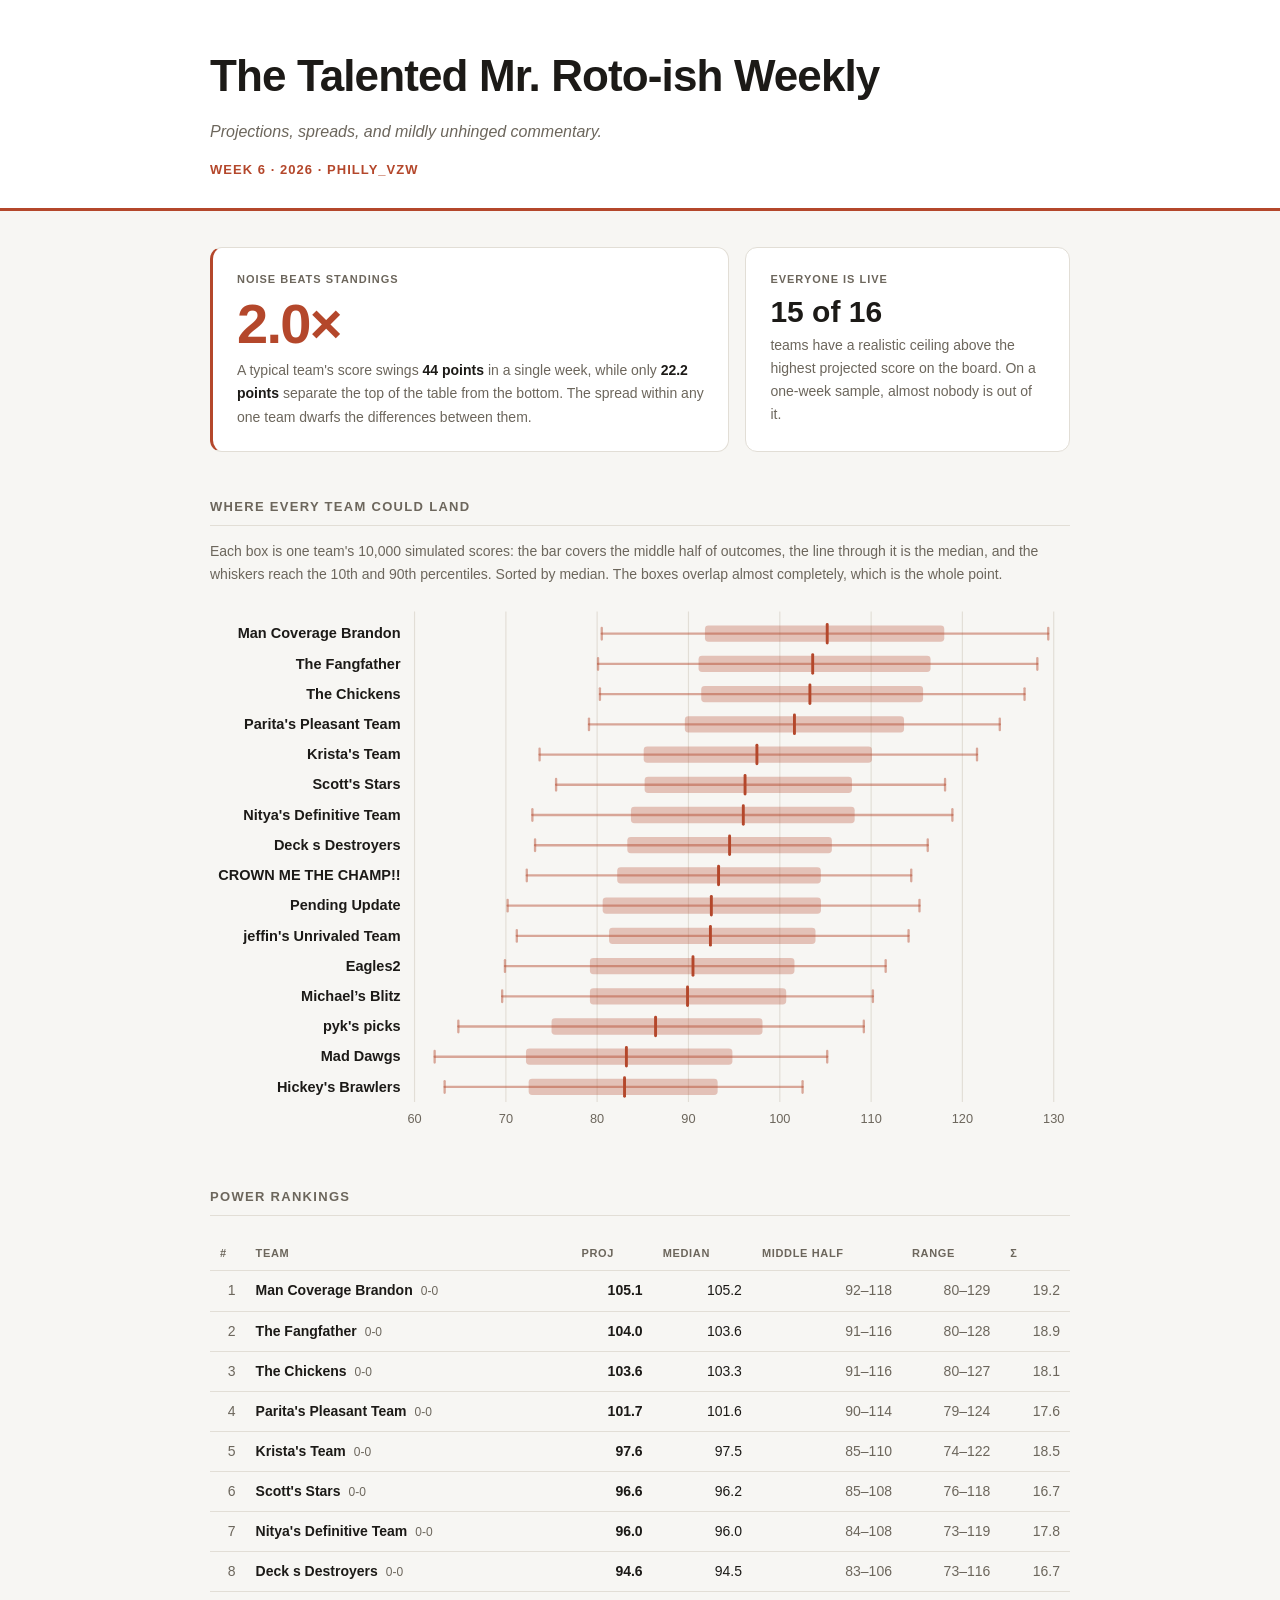
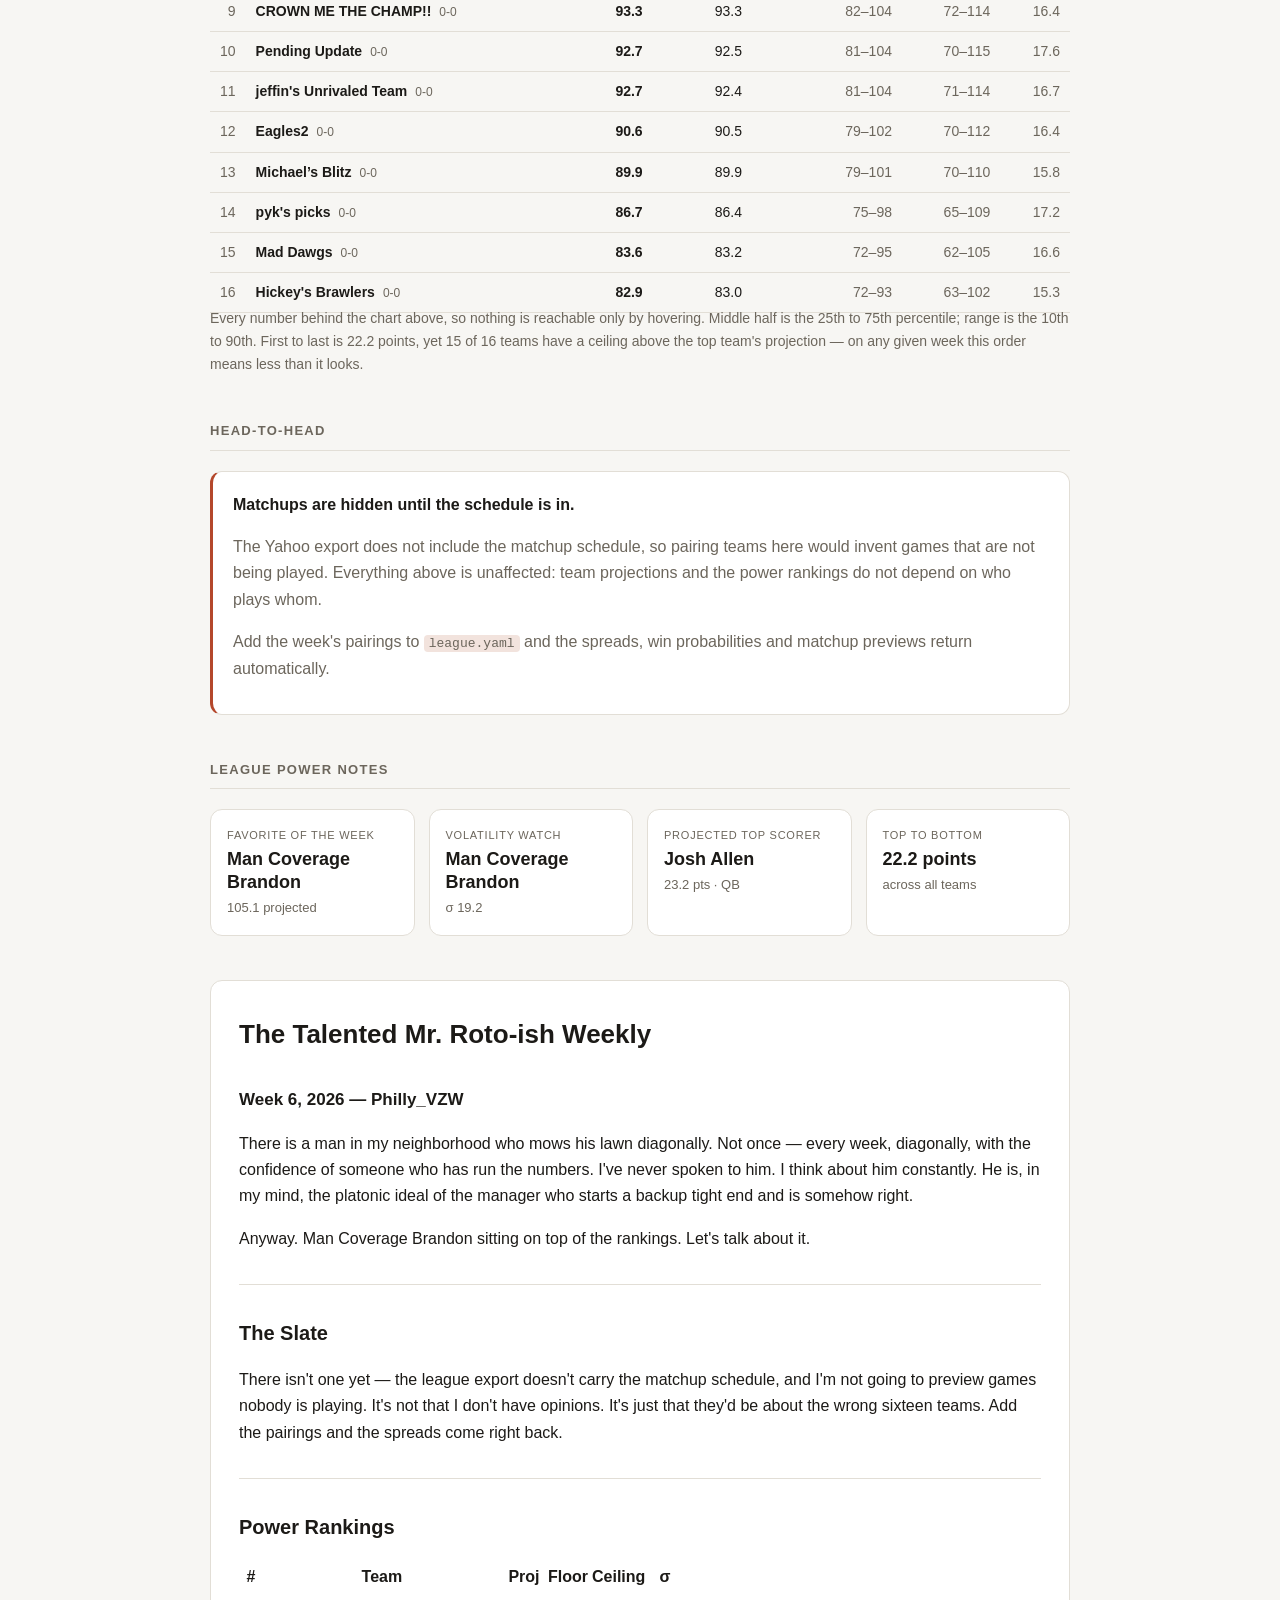
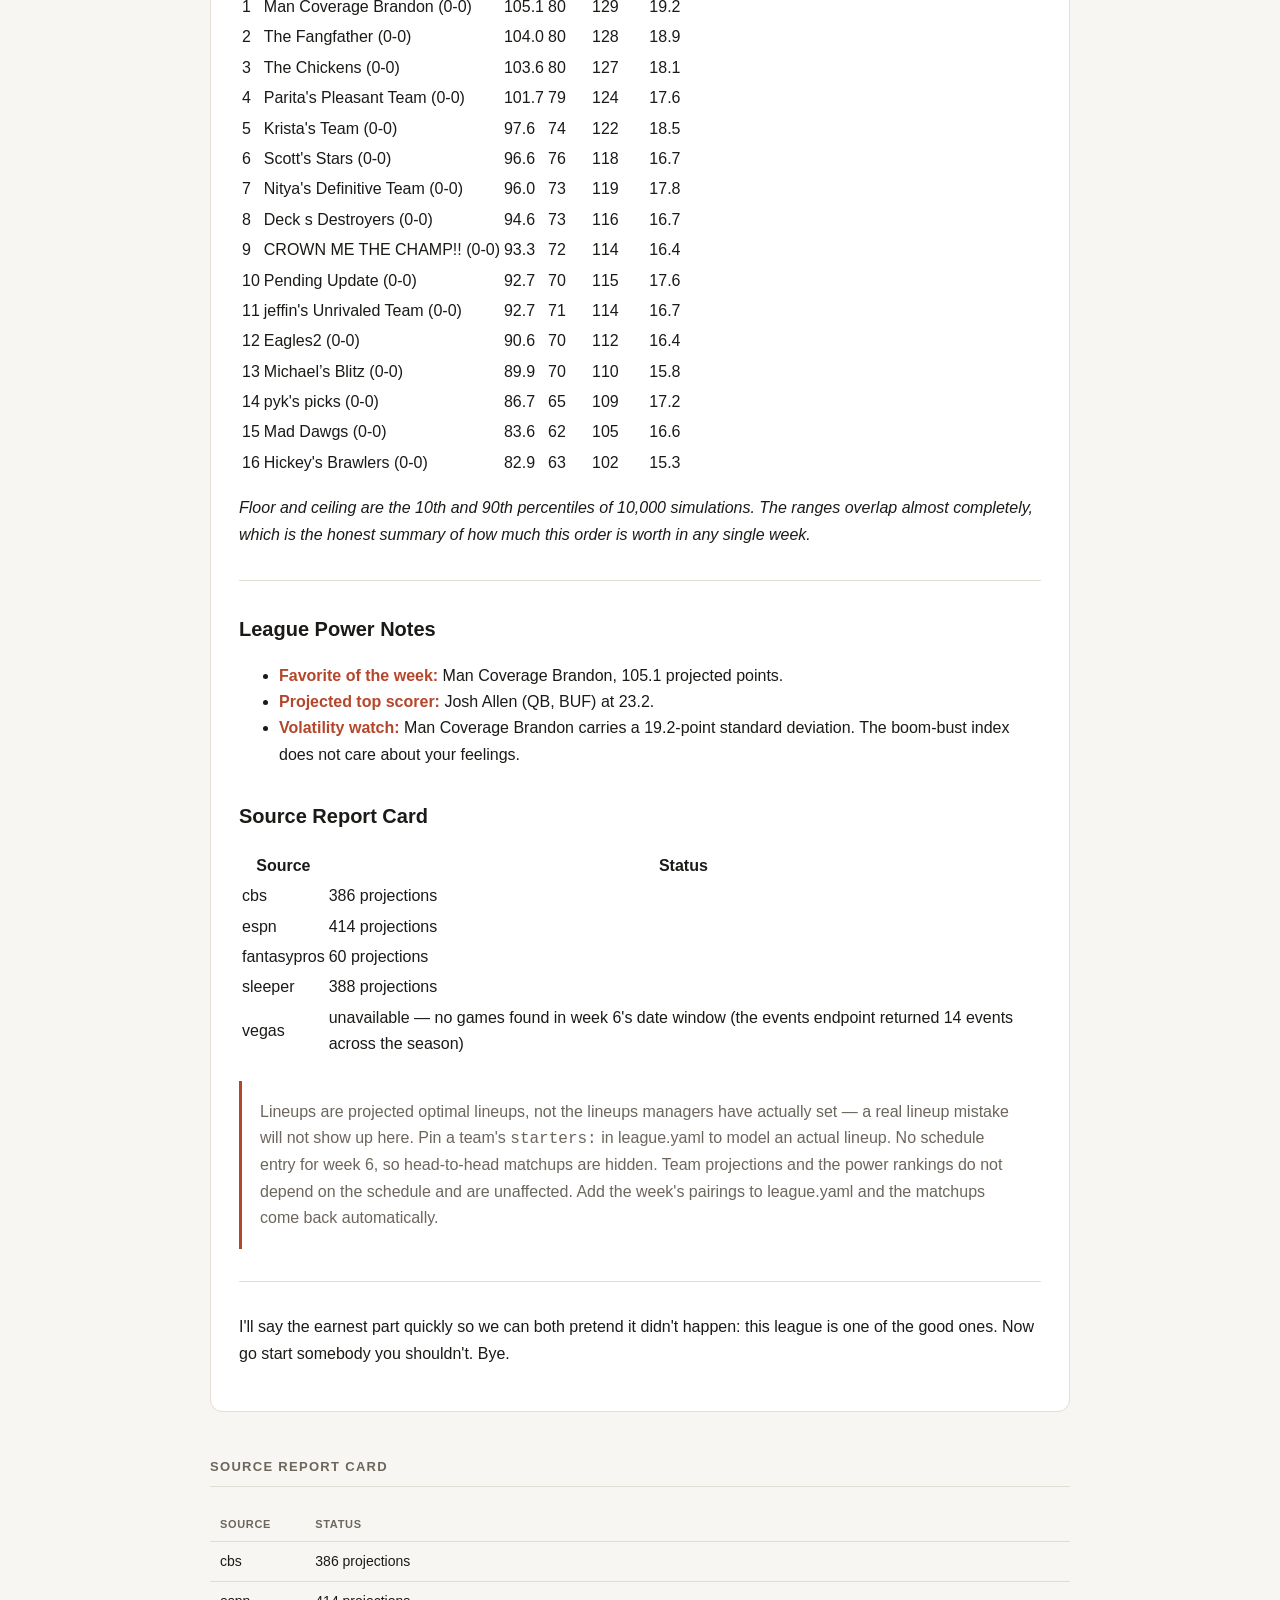
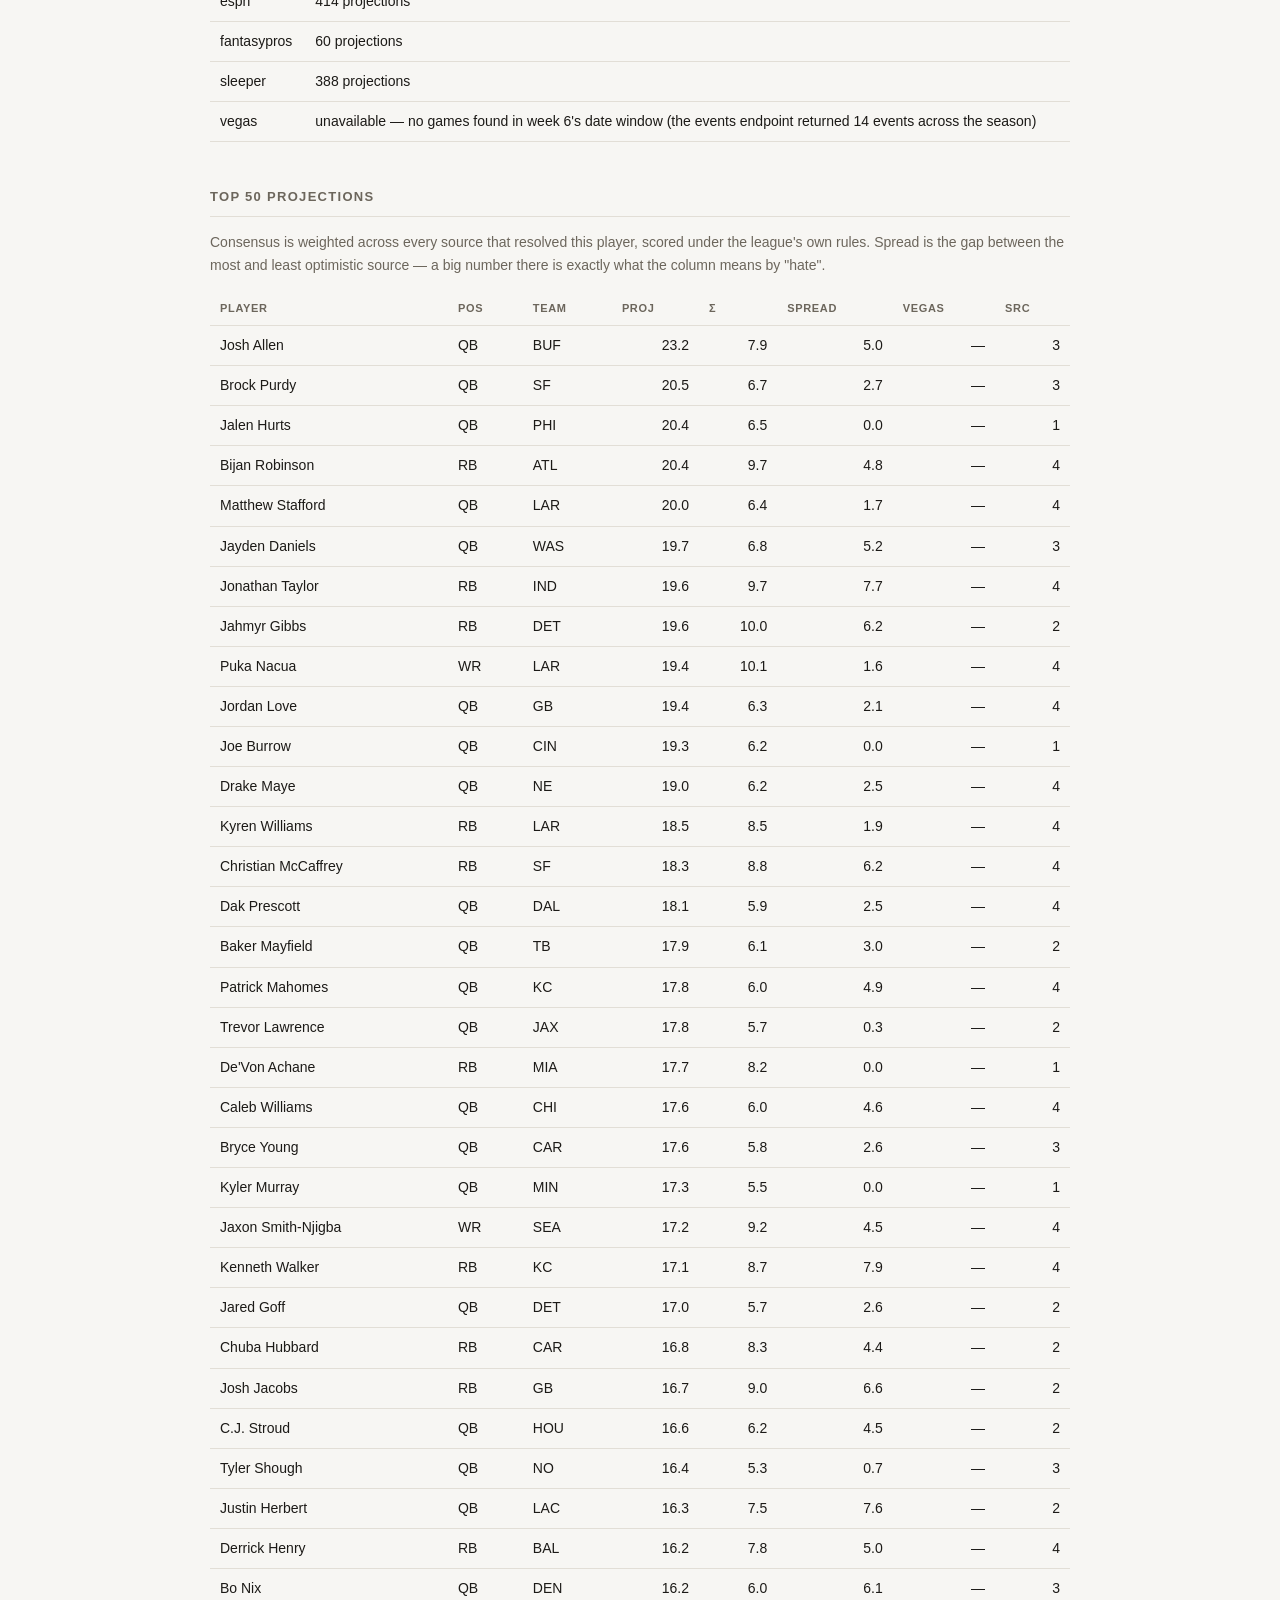
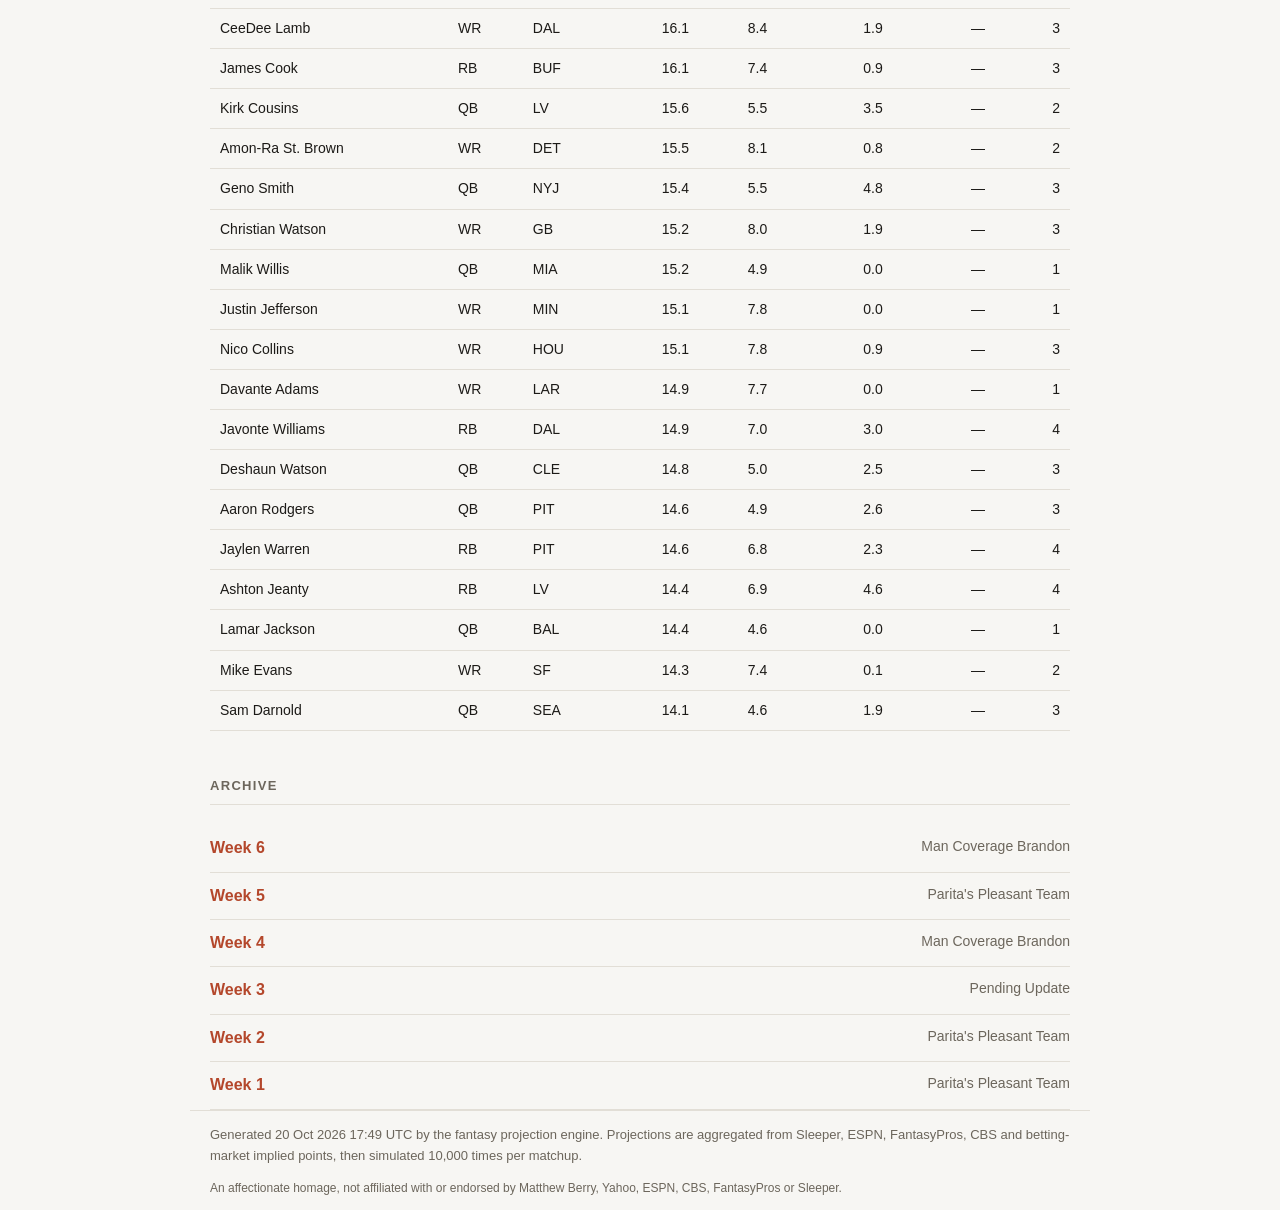
<file: docs/week-6.html>
<!DOCTYPE html>
<html lang="en">
<head>
<meta charset="utf-8">
<meta name="viewport" content="width=device-width, initial-scale=1">
<title>Week 6 — The Talented Mr. Roto-ish Weekly</title>
<meta name="description" content="Projections, spreads, and mildly unhinged commentary.">
<link rel="stylesheet" href="style.css">
</head>
<body>
<header class="masthead">
  <div class="wrap">
    <h1>The Talented Mr. Roto-ish Weekly</h1>
    <p class="tagline">Projections, spreads, and mildly unhinged commentary.</p>
    <p class="subtitle">Week 6 · 2026 · Philly_VZW</p>
  </div>
</header>
<main class="wrap">

<section class="exec">
  <div class="exec-hero">
    <span class="exec-label">Noise beats standings</span>
    <span class="exec-figure">2.0&times;</span>
    <p class="exec-sub">A typical team's score swings <strong>44 points</strong> in a
    single week, while only <strong>22.2 points</strong> separate the top of the table from
    the bottom. The spread within any one team dwarfs the differences between them.</p>
  </div>
  <div class="exec-tile">
    <span class="exec-label">Everyone is live</span>
    <span class="exec-tile-figure">15 of 16</span>
    <p class="exec-sub">teams have a realistic ceiling above the highest projected score on the
    board. On a one-week sample, almost nobody is out of it.</p>
  </div>
</section>
<section><h2 class="section-title">Where every team could land</h2><p class="note">Each box is one team's 10,000 simulated scores: the bar covers the middle half of outcomes, the line through it is the median, and the whiskers reach the 10th and 90th percentiles. Sorted by median. The boxes overlap almost completely, which is the whole point.</p><div class="scroll bp-wrap"><svg class="boxplot" viewBox="0 0 740 466" role="list" aria-label="Projected score distribution for each team" preserveAspectRatio="xMinYMin meet"><line class="bp-grid" x1="176.0" y1="10" x2="176.0" y2="432.0"/><text class="bp-tick" x="176.0" y="450.0">60</text><line class="bp-grid" x1="254.6" y1="10" x2="254.6" y2="432.0"/><text class="bp-tick" x="254.6" y="450.0">70</text><line class="bp-grid" x1="333.1" y1="10" x2="333.1" y2="432.0"/><text class="bp-tick" x="333.1" y="450.0">80</text><line class="bp-grid" x1="411.7" y1="10" x2="411.7" y2="432.0"/><text class="bp-tick" x="411.7" y="450.0">90</text><line class="bp-grid" x1="490.3" y1="10" x2="490.3" y2="432.0"/><text class="bp-tick" x="490.3" y="450.0">100</text><line class="bp-grid" x1="568.9" y1="10" x2="568.9" y2="432.0"/><text class="bp-tick" x="568.9" y="450.0">110</text><line class="bp-grid" x1="647.4" y1="10" x2="647.4" y2="432.0"/><text class="bp-tick" x="647.4" y="450.0">120</text><line class="bp-grid" x1="726.0" y1="10" x2="726.0" y2="432.0"/><text class="bp-tick" x="726.0" y="450.0">130</text><g class="bp-row" tabindex="0" role="listitem" data-readout="Man Coverage Brandon · median 105.2 · middle half 92–118 · range 80–129 · swing 49"><rect class="bp-hit" x="4" y="16.0" width="726" height="26"/><text class="bp-name" x="164" y="33.0">Man Coverage Brandon</text><line class="bp-whisker" x1="337.1" y1="29.0" x2="721.3" y2="29.0"/><line class="bp-cap" x1="337.1" y1="24.0" x2="337.1" y2="34.0"/><line class="bp-cap" x1="721.3" y1="24.0" x2="721.3" y2="34.0"/><rect class="bp-box" x="425.9" y="22.0" width="205.9" height="14" rx="3"/><line class="bp-median" x1="531.1" y1="21.0" x2="531.1" y2="37.0"/></g><g class="bp-row" tabindex="0" role="listitem" data-readout="The Fangfather · median 103.6 · middle half 91–116 · range 80–128 · swing 48"><rect class="bp-hit" x="4" y="42.0" width="726" height="26"/><text class="bp-name" x="164" y="59.0">The Fangfather</text><line class="bp-whisker" x1="333.9" y1="55.0" x2="711.9" y2="55.0"/><line class="bp-cap" x1="333.9" y1="50.0" x2="333.9" y2="60.0"/><line class="bp-cap" x1="711.9" y1="50.0" x2="711.9" y2="60.0"/><rect class="bp-box" x="420.4" y="48.0" width="199.6" height="14" rx="3"/><line class="bp-median" x1="518.6" y1="47.0" x2="518.6" y2="63.0"/></g><g class="bp-row" tabindex="0" role="listitem" data-readout="The Chickens · median 103.3 · middle half 91–116 · range 80–127 · swing 46"><rect class="bp-hit" x="4" y="68.0" width="726" height="26"/><text class="bp-name" x="164" y="85.0">The Chickens</text><line class="bp-whisker" x1="335.5" y1="81.0" x2="700.9" y2="81.0"/><line class="bp-cap" x1="335.5" y1="76.0" x2="335.5" y2="86.0"/><line class="bp-cap" x1="700.9" y1="76.0" x2="700.9" y2="86.0"/><rect class="bp-box" x="422.7" y="74.0" width="190.9" height="14" rx="3"/><line class="bp-median" x1="516.2" y1="73.0" x2="516.2" y2="89.0"/></g><g class="bp-row" tabindex="0" role="listitem" data-readout="Parita&#x27;s Pleasant Team · median 101.6 · middle half 90–114 · range 79–124 · swing 45"><rect class="bp-hit" x="4" y="94.0" width="726" height="26"/><text class="bp-name" x="164" y="111.0">Parita&#x27;s Pleasant Team</text><line class="bp-whisker" x1="326.1" y1="107.0" x2="679.6" y2="107.0"/><line class="bp-cap" x1="326.1" y1="102.0" x2="326.1" y2="112.0"/><line class="bp-cap" x1="679.6" y1="102.0" x2="679.6" y2="112.0"/><rect class="bp-box" x="408.6" y="100.0" width="188.6" height="14" rx="3"/><line class="bp-median" x1="502.9" y1="99.0" x2="502.9" y2="115.0"/></g><g class="bp-row" tabindex="0" role="listitem" data-readout="Krista&#x27;s Team · median 97.5 · middle half 85–110 · range 74–122 · swing 48"><rect class="bp-hit" x="4" y="120.0" width="726" height="26"/><text class="bp-name" x="164" y="137.0">Krista&#x27;s Team</text><line class="bp-whisker" x1="283.6" y1="133.0" x2="660.0" y2="133.0"/><line class="bp-cap" x1="283.6" y1="128.0" x2="283.6" y2="138.0"/><line class="bp-cap" x1="660.0" y1="128.0" x2="660.0" y2="138.0"/><rect class="bp-box" x="373.2" y="126.0" width="196.4" height="14" rx="3"/><line class="bp-median" x1="470.6" y1="125.0" x2="470.6" y2="141.0"/></g><g class="bp-row" tabindex="0" role="listitem" data-readout="Scott&#x27;s Stars · median 96.2 · middle half 85–108 · range 76–118 · swing 43"><rect class="bp-hit" x="4" y="146.0" width="726" height="26"/><text class="bp-name" x="164" y="163.0">Scott&#x27;s Stars</text><line class="bp-whisker" x1="297.8" y1="159.0" x2="632.5" y2="159.0"/><line class="bp-cap" x1="297.8" y1="154.0" x2="297.8" y2="164.0"/><line class="bp-cap" x1="632.5" y1="154.0" x2="632.5" y2="164.0"/><rect class="bp-box" x="374.0" y="152.0" width="178.4" height="14" rx="3"/><line class="bp-median" x1="460.4" y1="151.0" x2="460.4" y2="167.0"/></g><g class="bp-row" tabindex="0" role="listitem" data-readout="Nitya&#x27;s Definitive Team · median 96.0 · middle half 84–108 · range 73–119 · swing 46"><rect class="bp-hit" x="4" y="172.0" width="726" height="26"/><text class="bp-name" x="164" y="189.0">Nitya&#x27;s Definitive Team</text><line class="bp-whisker" x1="277.4" y1="185.0" x2="638.8" y2="185.0"/><line class="bp-cap" x1="277.4" y1="180.0" x2="277.4" y2="190.0"/><line class="bp-cap" x1="638.8" y1="180.0" x2="638.8" y2="190.0"/><rect class="bp-box" x="362.2" y="178.0" width="192.5" height="14" rx="3"/><line class="bp-median" x1="458.9" y1="177.0" x2="458.9" y2="193.0"/></g><g class="bp-row" tabindex="0" role="listitem" data-readout="Deck s Destroyers · median 94.5 · middle half 83–106 · range 73–116 · swing 43"><rect class="bp-hit" x="4" y="198.0" width="726" height="26"/><text class="bp-name" x="164" y="215.0">Deck s Destroyers</text><line class="bp-whisker" x1="279.7" y1="211.0" x2="617.6" y2="211.0"/><line class="bp-cap" x1="279.7" y1="206.0" x2="279.7" y2="216.0"/><line class="bp-cap" x1="617.6" y1="206.0" x2="617.6" y2="216.0"/><rect class="bp-box" x="359.1" y="204.0" width="176.0" height="14" rx="3"/><line class="bp-median" x1="447.1" y1="203.0" x2="447.1" y2="219.0"/></g><g class="bp-row" tabindex="0" role="listitem" data-readout="CROWN ME THE CHAMP!! · median 93.3 · middle half 82–104 · range 72–114 · swing 42"><rect class="bp-hit" x="4" y="224.0" width="726" height="26"/><text class="bp-name" x="164" y="241.0">CROWN ME THE CHAMP!!</text><line class="bp-whisker" x1="272.6" y1="237.0" x2="603.4" y2="237.0"/><line class="bp-cap" x1="272.6" y1="232.0" x2="272.6" y2="242.0"/><line class="bp-cap" x1="603.4" y1="232.0" x2="603.4" y2="242.0"/><rect class="bp-box" x="350.4" y="230.0" width="175.2" height="14" rx="3"/><line class="bp-median" x1="437.6" y1="229.0" x2="437.6" y2="245.0"/></g><g class="bp-row" tabindex="0" role="listitem" data-readout="Pending Update · median 92.5 · middle half 81–104 · range 70–115 · swing 45"><rect class="bp-hit" x="4" y="250.0" width="726" height="26"/><text class="bp-name" x="164" y="267.0">Pending Update</text><line class="bp-whisker" x1="256.1" y1="263.0" x2="610.5" y2="263.0"/><line class="bp-cap" x1="256.1" y1="258.0" x2="256.1" y2="268.0"/><line class="bp-cap" x1="610.5" y1="258.0" x2="610.5" y2="268.0"/><rect class="bp-box" x="337.9" y="256.0" width="187.8" height="14" rx="3"/><line class="bp-median" x1="431.4" y1="255.0" x2="431.4" y2="271.0"/></g><g class="bp-row" tabindex="0" role="listitem" data-readout="jeffin&#x27;s Unrivaled Team · median 92.4 · middle half 81–104 · range 71–114 · swing 43"><rect class="bp-hit" x="4" y="276.0" width="726" height="26"/><text class="bp-name" x="164" y="293.0">jeffin&#x27;s Unrivaled Team</text><line class="bp-whisker" x1="264.0" y1="289.0" x2="601.1" y2="289.0"/><line class="bp-cap" x1="264.0" y1="284.0" x2="264.0" y2="294.0"/><line class="bp-cap" x1="601.1" y1="284.0" x2="601.1" y2="294.0"/><rect class="bp-box" x="343.4" y="282.0" width="177.6" height="14" rx="3"/><line class="bp-median" x1="430.6" y1="281.0" x2="430.6" y2="297.0"/></g><g class="bp-row" tabindex="0" role="listitem" data-readout="Eagles2 · median 90.5 · middle half 79–102 · range 70–112 · swing 42"><rect class="bp-hit" x="4" y="302.0" width="726" height="26"/><text class="bp-name" x="164" y="319.0">Eagles2</text><line class="bp-whisker" x1="253.8" y1="315.0" x2="581.4" y2="315.0"/><line class="bp-cap" x1="253.8" y1="310.0" x2="253.8" y2="320.0"/><line class="bp-cap" x1="581.4" y1="310.0" x2="581.4" y2="320.0"/><rect class="bp-box" x="326.9" y="308.0" width="176.0" height="14" rx="3"/><line class="bp-median" x1="415.6" y1="307.0" x2="415.6" y2="323.0"/></g><g class="bp-row" tabindex="0" role="listitem" data-readout="Michael’s Blitz · median 89.9 · middle half 79–101 · range 70–110 · swing 41"><rect class="bp-hit" x="4" y="328.0" width="726" height="26"/><text class="bp-name" x="164" y="345.0">Michael’s Blitz</text><line class="bp-whisker" x1="251.4" y1="341.0" x2="570.4" y2="341.0"/><line class="bp-cap" x1="251.4" y1="336.0" x2="251.4" y2="346.0"/><line class="bp-cap" x1="570.4" y1="336.0" x2="570.4" y2="346.0"/><rect class="bp-box" x="326.9" y="334.0" width="168.9" height="14" rx="3"/><line class="bp-median" x1="410.9" y1="333.0" x2="410.9" y2="349.0"/></g><g class="bp-row" tabindex="0" role="listitem" data-readout="pyk&#x27;s picks · median 86.4 · middle half 75–98 · range 65–109 · swing 44"><rect class="bp-hit" x="4" y="354.0" width="726" height="26"/><text class="bp-name" x="164" y="371.0">pyk&#x27;s picks</text><line class="bp-whisker" x1="213.7" y1="367.0" x2="562.6" y2="367.0"/><line class="bp-cap" x1="213.7" y1="362.0" x2="213.7" y2="372.0"/><line class="bp-cap" x1="562.6" y1="362.0" x2="562.6" y2="372.0"/><rect class="bp-box" x="293.9" y="360.0" width="181.5" height="14" rx="3"/><line class="bp-median" x1="383.4" y1="359.0" x2="383.4" y2="375.0"/></g><g class="bp-row" tabindex="0" role="listitem" data-readout="Mad Dawgs · median 83.2 · middle half 72–95 · range 62–105 · swing 43"><rect class="bp-hit" x="4" y="380.0" width="726" height="26"/><text class="bp-name" x="164" y="397.0">Mad Dawgs</text><line class="bp-whisker" x1="193.3" y1="393.0" x2="531.1" y2="393.0"/><line class="bp-cap" x1="193.3" y1="388.0" x2="193.3" y2="398.0"/><line class="bp-cap" x1="531.1" y1="388.0" x2="531.1" y2="398.0"/><rect class="bp-box" x="271.9" y="386.0" width="177.6" height="14" rx="3"/><line class="bp-median" x1="358.3" y1="385.0" x2="358.3" y2="401.0"/></g><g class="bp-row" tabindex="0" role="listitem" data-readout="Hickey&#x27;s Brawlers · median 83.0 · middle half 72–93 · range 63–102 · swing 39"><rect class="bp-hit" x="4" y="406.0" width="726" height="26"/><text class="bp-name" x="164" y="423.0">Hickey&#x27;s Brawlers</text><line class="bp-whisker" x1="201.9" y1="419.0" x2="509.9" y2="419.0"/><line class="bp-cap" x1="201.9" y1="414.0" x2="201.9" y2="424.0"/><line class="bp-cap" x1="509.9" y1="414.0" x2="509.9" y2="424.0"/><rect class="bp-box" x="274.2" y="412.0" width="162.6" height="14" rx="3"/><line class="bp-median" x1="356.7" y1="411.0" x2="356.7" y2="427.0"/></g></svg></div><div class="bp-tip" id="bp-tip" role="status" aria-live="polite" hidden></div></section>
<section><h2 class="section-title">Power Rankings</h2><div class="scroll"><table class="data rankings"><thead><tr><th class='num'>#</th><th>Team</th><th class='num'>Proj</th><th class='num'>Median</th><th class='num'>Middle half</th><th class='num'>Range</th><th class='num'>&sigma;</th></tr></thead><tbody><tr><td class='num rank'>1</td><td class='rank-team'>Man Coverage Brandon<span class='rank-record'>0-0</span></td><td class='num strong'>105.1</td><td class='num'>105.2</td><td class='num muted'>92&ndash;118</td><td class='num muted'>80&ndash;129</td><td class='num muted'>19.2</td></tr><tr><td class='num rank'>2</td><td class='rank-team'>The Fangfather<span class='rank-record'>0-0</span></td><td class='num strong'>104.0</td><td class='num'>103.6</td><td class='num muted'>91&ndash;116</td><td class='num muted'>80&ndash;128</td><td class='num muted'>18.9</td></tr><tr><td class='num rank'>3</td><td class='rank-team'>The Chickens<span class='rank-record'>0-0</span></td><td class='num strong'>103.6</td><td class='num'>103.3</td><td class='num muted'>91&ndash;116</td><td class='num muted'>80&ndash;127</td><td class='num muted'>18.1</td></tr><tr><td class='num rank'>4</td><td class='rank-team'>Parita&#x27;s Pleasant Team<span class='rank-record'>0-0</span></td><td class='num strong'>101.7</td><td class='num'>101.6</td><td class='num muted'>90&ndash;114</td><td class='num muted'>79&ndash;124</td><td class='num muted'>17.6</td></tr><tr><td class='num rank'>5</td><td class='rank-team'>Krista&#x27;s Team<span class='rank-record'>0-0</span></td><td class='num strong'>97.6</td><td class='num'>97.5</td><td class='num muted'>85&ndash;110</td><td class='num muted'>74&ndash;122</td><td class='num muted'>18.5</td></tr><tr><td class='num rank'>6</td><td class='rank-team'>Scott&#x27;s Stars<span class='rank-record'>0-0</span></td><td class='num strong'>96.6</td><td class='num'>96.2</td><td class='num muted'>85&ndash;108</td><td class='num muted'>76&ndash;118</td><td class='num muted'>16.7</td></tr><tr><td class='num rank'>7</td><td class='rank-team'>Nitya&#x27;s Definitive Team<span class='rank-record'>0-0</span></td><td class='num strong'>96.0</td><td class='num'>96.0</td><td class='num muted'>84&ndash;108</td><td class='num muted'>73&ndash;119</td><td class='num muted'>17.8</td></tr><tr><td class='num rank'>8</td><td class='rank-team'>Deck s Destroyers<span class='rank-record'>0-0</span></td><td class='num strong'>94.6</td><td class='num'>94.5</td><td class='num muted'>83&ndash;106</td><td class='num muted'>73&ndash;116</td><td class='num muted'>16.7</td></tr><tr><td class='num rank'>9</td><td class='rank-team'>CROWN ME THE CHAMP!!<span class='rank-record'>0-0</span></td><td class='num strong'>93.3</td><td class='num'>93.3</td><td class='num muted'>82&ndash;104</td><td class='num muted'>72&ndash;114</td><td class='num muted'>16.4</td></tr><tr><td class='num rank'>10</td><td class='rank-team'>Pending Update<span class='rank-record'>0-0</span></td><td class='num strong'>92.7</td><td class='num'>92.5</td><td class='num muted'>81&ndash;104</td><td class='num muted'>70&ndash;115</td><td class='num muted'>17.6</td></tr><tr><td class='num rank'>11</td><td class='rank-team'>jeffin&#x27;s Unrivaled Team<span class='rank-record'>0-0</span></td><td class='num strong'>92.7</td><td class='num'>92.4</td><td class='num muted'>81&ndash;104</td><td class='num muted'>71&ndash;114</td><td class='num muted'>16.7</td></tr><tr><td class='num rank'>12</td><td class='rank-team'>Eagles2<span class='rank-record'>0-0</span></td><td class='num strong'>90.6</td><td class='num'>90.5</td><td class='num muted'>79&ndash;102</td><td class='num muted'>70&ndash;112</td><td class='num muted'>16.4</td></tr><tr><td class='num rank'>13</td><td class='rank-team'>Michael’s Blitz<span class='rank-record'>0-0</span></td><td class='num strong'>89.9</td><td class='num'>89.9</td><td class='num muted'>79&ndash;101</td><td class='num muted'>70&ndash;110</td><td class='num muted'>15.8</td></tr><tr><td class='num rank'>14</td><td class='rank-team'>pyk&#x27;s picks<span class='rank-record'>0-0</span></td><td class='num strong'>86.7</td><td class='num'>86.4</td><td class='num muted'>75&ndash;98</td><td class='num muted'>65&ndash;109</td><td class='num muted'>17.2</td></tr><tr><td class='num rank'>15</td><td class='rank-team'>Mad Dawgs<span class='rank-record'>0-0</span></td><td class='num strong'>83.6</td><td class='num'>83.2</td><td class='num muted'>72&ndash;95</td><td class='num muted'>62&ndash;105</td><td class='num muted'>16.6</td></tr><tr><td class='num rank'>16</td><td class='rank-team'>Hickey&#x27;s Brawlers<span class='rank-record'>0-0</span></td><td class='num strong'>82.9</td><td class='num'>83.0</td><td class='num muted'>72&ndash;93</td><td class='num muted'>63&ndash;102</td><td class='num muted'>15.3</td></tr></tbody></table></div><p class="note">Every number behind the chart above, so nothing is reachable only by hovering. Middle half is the 25th to 75th percentile; range is the 10th to 90th. First to last is 22.2 points, yet 15 of 16 teams have a ceiling above the top team's projection — on any given week this order means less than it looks.</p></section>
<section><h2 class="section-title">Head-to-Head</h2><div class="pending"><p><strong>Matchups are hidden until the schedule is in.</strong></p><p>The Yahoo export does not include the matchup schedule, so pairing teams here would invent games that are not being played. Everything above is unaffected: team projections and the power rankings do not depend on who plays whom.</p><p>Add the week's pairings to <code>league.yaml</code> and the spreads, win probabilities and matchup previews return automatically.</p></div></section>
<section><h2 class="section-title">League Power Notes</h2><div class="tiles"><div class="tile"><span class="tile-label">Favorite of the week</span><span class="tile-value">Man Coverage Brandon</span><span class="tile-sub">105.1 projected</span></div><div class="tile"><span class="tile-label">Volatility watch</span><span class="tile-value">Man Coverage Brandon</span><span class="tile-sub">&sigma; 19.2</span></div><div class="tile"><span class="tile-label">Projected top scorer</span><span class="tile-value">Josh Allen</span><span class="tile-sub">23.2 pts · QB</span></div><div class="tile"><span class="tile-label">Top to bottom</span><span class="tile-value">22.2 points</span><span class="tile-sub">across all teams</span></div></div></section>
<section class="column"><h1>The Talented Mr. Roto-ish Weekly</h1>
<h3>Week 6, 2026 — Philly_VZW</h3>
<p>There is a man in my neighborhood who mows his lawn diagonally. Not once — every week, diagonally, with the confidence of someone who has run the numbers. I've never spoken to him. I think about him constantly. He is, in my mind, the platonic ideal of the manager who starts a backup tight end and is somehow right.</p>
<p>Anyway. Man Coverage Brandon sitting on top of the rankings. Let's talk about it.</p>
<hr>
<h2>The Slate</h2>
<p>There isn't one yet — the league export doesn't carry the matchup schedule, and I'm not going to preview games nobody is playing. It's not that I don't have opinions. It's just that they'd be about the wrong sixteen teams. Add the pairings and the spreads come right back.</p>
<hr>
<h2>Power Rankings</h2>
<table><thead><tr><th>#</th><th>Team</th><th>Proj</th><th>Floor</th><th>Ceiling</th><th>σ</th></tr></thead><tbody><tr><td>1</td><td>Man Coverage Brandon (0-0)</td><td>105.1</td><td>80</td><td>129</td><td>19.2</td></tr><tr><td>2</td><td>The Fangfather (0-0)</td><td>104.0</td><td>80</td><td>128</td><td>18.9</td></tr><tr><td>3</td><td>The Chickens (0-0)</td><td>103.6</td><td>80</td><td>127</td><td>18.1</td></tr><tr><td>4</td><td>Parita's Pleasant Team (0-0)</td><td>101.7</td><td>79</td><td>124</td><td>17.6</td></tr><tr><td>5</td><td>Krista's Team (0-0)</td><td>97.6</td><td>74</td><td>122</td><td>18.5</td></tr><tr><td>6</td><td>Scott's Stars (0-0)</td><td>96.6</td><td>76</td><td>118</td><td>16.7</td></tr><tr><td>7</td><td>Nitya's Definitive Team (0-0)</td><td>96.0</td><td>73</td><td>119</td><td>17.8</td></tr><tr><td>8</td><td>Deck s Destroyers (0-0)</td><td>94.6</td><td>73</td><td>116</td><td>16.7</td></tr><tr><td>9</td><td>CROWN ME THE CHAMP!! (0-0)</td><td>93.3</td><td>72</td><td>114</td><td>16.4</td></tr><tr><td>10</td><td>Pending Update (0-0)</td><td>92.7</td><td>70</td><td>115</td><td>17.6</td></tr><tr><td>11</td><td>jeffin's Unrivaled Team (0-0)</td><td>92.7</td><td>71</td><td>114</td><td>16.7</td></tr><tr><td>12</td><td>Eagles2 (0-0)</td><td>90.6</td><td>70</td><td>112</td><td>16.4</td></tr><tr><td>13</td><td>Michael’s Blitz (0-0)</td><td>89.9</td><td>70</td><td>110</td><td>15.8</td></tr><tr><td>14</td><td>pyk's picks (0-0)</td><td>86.7</td><td>65</td><td>109</td><td>17.2</td></tr><tr><td>15</td><td>Mad Dawgs (0-0)</td><td>83.6</td><td>62</td><td>105</td><td>16.6</td></tr><tr><td>16</td><td>Hickey's Brawlers (0-0)</td><td>82.9</td><td>63</td><td>102</td><td>15.3</td></tr></tbody></table>
<p><em>Floor and ceiling are the 10th and 90th percentiles of 10,000 simulations. The ranges overlap almost completely, which is the honest summary of how much this order is worth in any single week.</em></p>
<hr>
<h2>League Power Notes</h2>
<ul><li><strong>Favorite of the week:</strong> Man Coverage Brandon, 105.1 projected points.</li><li><strong>Projected top scorer:</strong> Josh Allen (QB, BUF) at 23.2.</li><li><strong>Volatility watch:</strong> Man Coverage Brandon carries a 19.2-point standard deviation. The boom-bust index does not care about your feelings.</li></ul>
<h2>Source Report Card</h2>
<table><thead><tr><th>Source</th><th>Status</th></tr></thead><tbody><tr><td>cbs</td><td>386 projections</td></tr><tr><td>espn</td><td>414 projections</td></tr><tr><td>fantasypros</td><td>60 projections</td></tr><tr><td>sleeper</td><td>388 projections</td></tr><tr><td>vegas</td><td>unavailable — no games found in week 6's date window (the events endpoint returned 14 events across the season)</td></tr></tbody></table>
<blockquote><p>Lineups are projected optimal lineups, not the lineups managers have actually set — a real lineup mistake will not show up here. Pin a team's <code>starters:</code> in league.yaml to model an actual lineup. No schedule entry for week 6, so head-to-head matchups are hidden. Team projections and the power rankings do not depend on the schedule and are unaffected. Add the week's pairings to league.yaml and the matchups come back automatically.</p></blockquote>
<hr>
<p>I'll say the earnest part quickly so we can both pretend it didn't happen: this league is one of the good ones. Now go start somebody you shouldn't. Bye.</p></section>
<section><h2 class="section-title">Source Report Card</h2><table class="data"><thead><tr><th>Source</th><th>Status</th></tr></thead><tbody><tr><td>cbs</td><td>386 projections</td></tr><tr><td>espn</td><td>414 projections</td></tr><tr><td>fantasypros</td><td>60 projections</td></tr><tr><td>sleeper</td><td>388 projections</td></tr><tr><td>vegas</td><td>unavailable — no games found in week 6&#x27;s date window (the events endpoint returned 14 events across the season)</td></tr></tbody></table></section>
<section><h2 class="section-title">Top 50 Projections</h2><p class="note">Consensus is weighted across every source that resolved this player, scored under the league's own rules. Spread is the gap between the most and least optimistic source — a big number there is exactly what the column means by "hate".</p><div class="scroll"><table class="data"><thead><tr><th>Player</th><th>Pos</th><th>Team</th><th>Proj</th><th>&sigma;</th><th>Spread</th><th>Vegas</th><th>Src</th></tr></thead><tbody><tr><td>Josh Allen</td><td>QB</td><td>BUF</td><td class='num'>23.2</td><td class='num'>7.9</td><td class='num'>5.0</td><td class='num'>&mdash;</td><td class='num'>3</td></tr><tr><td>Brock Purdy</td><td>QB</td><td>SF</td><td class='num'>20.5</td><td class='num'>6.7</td><td class='num'>2.7</td><td class='num'>&mdash;</td><td class='num'>3</td></tr><tr><td>Jalen Hurts</td><td>QB</td><td>PHI</td><td class='num'>20.4</td><td class='num'>6.5</td><td class='num'>0.0</td><td class='num'>&mdash;</td><td class='num'>1</td></tr><tr><td>Bijan Robinson</td><td>RB</td><td>ATL</td><td class='num'>20.4</td><td class='num'>9.7</td><td class='num'>4.8</td><td class='num'>&mdash;</td><td class='num'>4</td></tr><tr><td>Matthew Stafford</td><td>QB</td><td>LAR</td><td class='num'>20.0</td><td class='num'>6.4</td><td class='num'>1.7</td><td class='num'>&mdash;</td><td class='num'>4</td></tr><tr><td>Jayden Daniels</td><td>QB</td><td>WAS</td><td class='num'>19.7</td><td class='num'>6.8</td><td class='num'>5.2</td><td class='num'>&mdash;</td><td class='num'>3</td></tr><tr><td>Jonathan Taylor</td><td>RB</td><td>IND</td><td class='num'>19.6</td><td class='num'>9.7</td><td class='num'>7.7</td><td class='num'>&mdash;</td><td class='num'>4</td></tr><tr><td>Jahmyr Gibbs</td><td>RB</td><td>DET</td><td class='num'>19.6</td><td class='num'>10.0</td><td class='num'>6.2</td><td class='num'>&mdash;</td><td class='num'>2</td></tr><tr><td>Puka Nacua</td><td>WR</td><td>LAR</td><td class='num'>19.4</td><td class='num'>10.1</td><td class='num'>1.6</td><td class='num'>&mdash;</td><td class='num'>4</td></tr><tr><td>Jordan Love</td><td>QB</td><td>GB</td><td class='num'>19.4</td><td class='num'>6.3</td><td class='num'>2.1</td><td class='num'>&mdash;</td><td class='num'>4</td></tr><tr><td>Joe Burrow</td><td>QB</td><td>CIN</td><td class='num'>19.3</td><td class='num'>6.2</td><td class='num'>0.0</td><td class='num'>&mdash;</td><td class='num'>1</td></tr><tr><td>Drake Maye</td><td>QB</td><td>NE</td><td class='num'>19.0</td><td class='num'>6.2</td><td class='num'>2.5</td><td class='num'>&mdash;</td><td class='num'>4</td></tr><tr><td>Kyren Williams</td><td>RB</td><td>LAR</td><td class='num'>18.5</td><td class='num'>8.5</td><td class='num'>1.9</td><td class='num'>&mdash;</td><td class='num'>4</td></tr><tr><td>Christian McCaffrey</td><td>RB</td><td>SF</td><td class='num'>18.3</td><td class='num'>8.8</td><td class='num'>6.2</td><td class='num'>&mdash;</td><td class='num'>4</td></tr><tr><td>Dak Prescott</td><td>QB</td><td>DAL</td><td class='num'>18.1</td><td class='num'>5.9</td><td class='num'>2.5</td><td class='num'>&mdash;</td><td class='num'>4</td></tr><tr><td>Baker Mayfield</td><td>QB</td><td>TB</td><td class='num'>17.9</td><td class='num'>6.1</td><td class='num'>3.0</td><td class='num'>&mdash;</td><td class='num'>2</td></tr><tr><td>Patrick Mahomes</td><td>QB</td><td>KC</td><td class='num'>17.8</td><td class='num'>6.0</td><td class='num'>4.9</td><td class='num'>&mdash;</td><td class='num'>4</td></tr><tr><td>Trevor Lawrence</td><td>QB</td><td>JAX</td><td class='num'>17.8</td><td class='num'>5.7</td><td class='num'>0.3</td><td class='num'>&mdash;</td><td class='num'>2</td></tr><tr><td>De&#x27;Von Achane</td><td>RB</td><td>MIA</td><td class='num'>17.7</td><td class='num'>8.2</td><td class='num'>0.0</td><td class='num'>&mdash;</td><td class='num'>1</td></tr><tr><td>Caleb Williams</td><td>QB</td><td>CHI</td><td class='num'>17.6</td><td class='num'>6.0</td><td class='num'>4.6</td><td class='num'>&mdash;</td><td class='num'>4</td></tr><tr><td>Bryce Young</td><td>QB</td><td>CAR</td><td class='num'>17.6</td><td class='num'>5.8</td><td class='num'>2.6</td><td class='num'>&mdash;</td><td class='num'>3</td></tr><tr><td>Kyler Murray</td><td>QB</td><td>MIN</td><td class='num'>17.3</td><td class='num'>5.5</td><td class='num'>0.0</td><td class='num'>&mdash;</td><td class='num'>1</td></tr><tr><td>Jaxon Smith-Njigba</td><td>WR</td><td>SEA</td><td class='num'>17.2</td><td class='num'>9.2</td><td class='num'>4.5</td><td class='num'>&mdash;</td><td class='num'>4</td></tr><tr><td>Kenneth Walker</td><td>RB</td><td>KC</td><td class='num'>17.1</td><td class='num'>8.7</td><td class='num'>7.9</td><td class='num'>&mdash;</td><td class='num'>4</td></tr><tr><td>Jared Goff</td><td>QB</td><td>DET</td><td class='num'>17.0</td><td class='num'>5.7</td><td class='num'>2.6</td><td class='num'>&mdash;</td><td class='num'>2</td></tr><tr><td>Chuba Hubbard</td><td>RB</td><td>CAR</td><td class='num'>16.8</td><td class='num'>8.3</td><td class='num'>4.4</td><td class='num'>&mdash;</td><td class='num'>2</td></tr><tr><td>Josh Jacobs</td><td>RB</td><td>GB</td><td class='num'>16.7</td><td class='num'>9.0</td><td class='num'>6.6</td><td class='num'>&mdash;</td><td class='num'>2</td></tr><tr><td>C.J. Stroud</td><td>QB</td><td>HOU</td><td class='num'>16.6</td><td class='num'>6.2</td><td class='num'>4.5</td><td class='num'>&mdash;</td><td class='num'>2</td></tr><tr><td>Tyler Shough</td><td>QB</td><td>NO</td><td class='num'>16.4</td><td class='num'>5.3</td><td class='num'>0.7</td><td class='num'>&mdash;</td><td class='num'>3</td></tr><tr><td>Justin Herbert</td><td>QB</td><td>LAC</td><td class='num'>16.3</td><td class='num'>7.5</td><td class='num'>7.6</td><td class='num'>&mdash;</td><td class='num'>2</td></tr><tr><td>Derrick Henry</td><td>RB</td><td>BAL</td><td class='num'>16.2</td><td class='num'>7.8</td><td class='num'>5.0</td><td class='num'>&mdash;</td><td class='num'>4</td></tr><tr><td>Bo Nix</td><td>QB</td><td>DEN</td><td class='num'>16.2</td><td class='num'>6.0</td><td class='num'>6.1</td><td class='num'>&mdash;</td><td class='num'>3</td></tr><tr><td>CeeDee Lamb</td><td>WR</td><td>DAL</td><td class='num'>16.1</td><td class='num'>8.4</td><td class='num'>1.9</td><td class='num'>&mdash;</td><td class='num'>3</td></tr><tr><td>James Cook</td><td>RB</td><td>BUF</td><td class='num'>16.1</td><td class='num'>7.4</td><td class='num'>0.9</td><td class='num'>&mdash;</td><td class='num'>3</td></tr><tr><td>Kirk Cousins</td><td>QB</td><td>LV</td><td class='num'>15.6</td><td class='num'>5.5</td><td class='num'>3.5</td><td class='num'>&mdash;</td><td class='num'>2</td></tr><tr><td>Amon-Ra St. Brown</td><td>WR</td><td>DET</td><td class='num'>15.5</td><td class='num'>8.1</td><td class='num'>0.8</td><td class='num'>&mdash;</td><td class='num'>2</td></tr><tr><td>Geno Smith</td><td>QB</td><td>NYJ</td><td class='num'>15.4</td><td class='num'>5.5</td><td class='num'>4.8</td><td class='num'>&mdash;</td><td class='num'>3</td></tr><tr><td>Christian Watson</td><td>WR</td><td>GB</td><td class='num'>15.2</td><td class='num'>8.0</td><td class='num'>1.9</td><td class='num'>&mdash;</td><td class='num'>3</td></tr><tr><td>Malik Willis</td><td>QB</td><td>MIA</td><td class='num'>15.2</td><td class='num'>4.9</td><td class='num'>0.0</td><td class='num'>&mdash;</td><td class='num'>1</td></tr><tr><td>Justin Jefferson</td><td>WR</td><td>MIN</td><td class='num'>15.1</td><td class='num'>7.8</td><td class='num'>0.0</td><td class='num'>&mdash;</td><td class='num'>1</td></tr><tr><td>Nico Collins</td><td>WR</td><td>HOU</td><td class='num'>15.1</td><td class='num'>7.8</td><td class='num'>0.9</td><td class='num'>&mdash;</td><td class='num'>3</td></tr><tr><td>Davante Adams</td><td>WR</td><td>LAR</td><td class='num'>14.9</td><td class='num'>7.7</td><td class='num'>0.0</td><td class='num'>&mdash;</td><td class='num'>1</td></tr><tr><td>Javonte Williams</td><td>RB</td><td>DAL</td><td class='num'>14.9</td><td class='num'>7.0</td><td class='num'>3.0</td><td class='num'>&mdash;</td><td class='num'>4</td></tr><tr><td>Deshaun Watson</td><td>QB</td><td>CLE</td><td class='num'>14.8</td><td class='num'>5.0</td><td class='num'>2.5</td><td class='num'>&mdash;</td><td class='num'>3</td></tr><tr><td>Aaron Rodgers</td><td>QB</td><td>PIT</td><td class='num'>14.6</td><td class='num'>4.9</td><td class='num'>2.6</td><td class='num'>&mdash;</td><td class='num'>3</td></tr><tr><td>Jaylen Warren</td><td>RB</td><td>PIT</td><td class='num'>14.6</td><td class='num'>6.8</td><td class='num'>2.3</td><td class='num'>&mdash;</td><td class='num'>4</td></tr><tr><td>Ashton Jeanty</td><td>RB</td><td>LV</td><td class='num'>14.4</td><td class='num'>6.9</td><td class='num'>4.6</td><td class='num'>&mdash;</td><td class='num'>4</td></tr><tr><td>Lamar Jackson</td><td>QB</td><td>BAL</td><td class='num'>14.4</td><td class='num'>4.6</td><td class='num'>0.0</td><td class='num'>&mdash;</td><td class='num'>1</td></tr><tr><td>Mike Evans</td><td>WR</td><td>SF</td><td class='num'>14.3</td><td class='num'>7.4</td><td class='num'>0.1</td><td class='num'>&mdash;</td><td class='num'>2</td></tr><tr><td>Sam Darnold</td><td>QB</td><td>SEA</td><td class='num'>14.1</td><td class='num'>4.6</td><td class='num'>1.9</td><td class='num'>&mdash;</td><td class='num'>3</td></tr></tbody></table></div></section>
<section><h2 class="section-title">Archive</h2><ul class="archive"><li><a href="week-6.html">Week 6</a><span class="archive-meta">Man Coverage Brandon</span></li><li><a href="week-5.html">Week 5</a><span class="archive-meta">Parita&#x27;s Pleasant Team</span></li><li><a href="week-4.html">Week 4</a><span class="archive-meta">Man Coverage Brandon</span></li><li><a href="week-3.html">Week 3</a><span class="archive-meta">Pending Update</span></li><li><a href="week-2.html">Week 2</a><span class="archive-meta">Parita&#x27;s Pleasant Team</span></li><li><a href="week-1.html">Week 1</a><span class="archive-meta">Parita&#x27;s Pleasant Team</span></li></ul></section>
</main>
<script>
(function () {
  var tip = document.getElementById("bp-tip");
  var wrap = document.querySelector(".bp-wrap");
  if (!tip || !wrap) return;

  function show(row, clientX) {
    // textContent, never innerHTML: team names are user-supplied text.
    tip.textContent = row.getAttribute("data-readout") || "";
    tip.hidden = false;
    var box = wrap.getBoundingClientRect();
    var rowBox = row.getBoundingClientRect();
    var x = (clientX === undefined ? rowBox.left + rowBox.width / 2 : clientX) - box.left;
    tip.style.left = Math.max(4, Math.min(x + 12, box.width - tip.offsetWidth - 4)) + "px";
    tip.style.top = (rowBox.top - box.top + rowBox.height + 6) + "px";
  }
  function hide() { tip.hidden = true; }

  wrap.querySelectorAll(".bp-row").forEach(function (row) {
    row.addEventListener("pointermove", function (e) { show(row, e.clientX); });
    row.addEventListener("pointerleave", hide);
    row.addEventListener("focus", function () { show(row); });
    row.addEventListener("blur", hide);
  });
  wrap.addEventListener("pointerleave", hide);
})();
</script>
<footer class="wrap">
  <p>Generated 20 Oct 2026 17:49 UTC by the fantasy projection engine. Projections are aggregated from
  Sleeper, ESPN, FantasyPros, CBS and betting-market implied points, then simulated 10,000 times
  per matchup.</p>
  <p class="disclaimer">An affectionate homage, not affiliated with or endorsed by Matthew Berry,
  Yahoo, ESPN, CBS, FantasyPros or Sleeper.</p>
</footer>
</body>
</html>
</file>
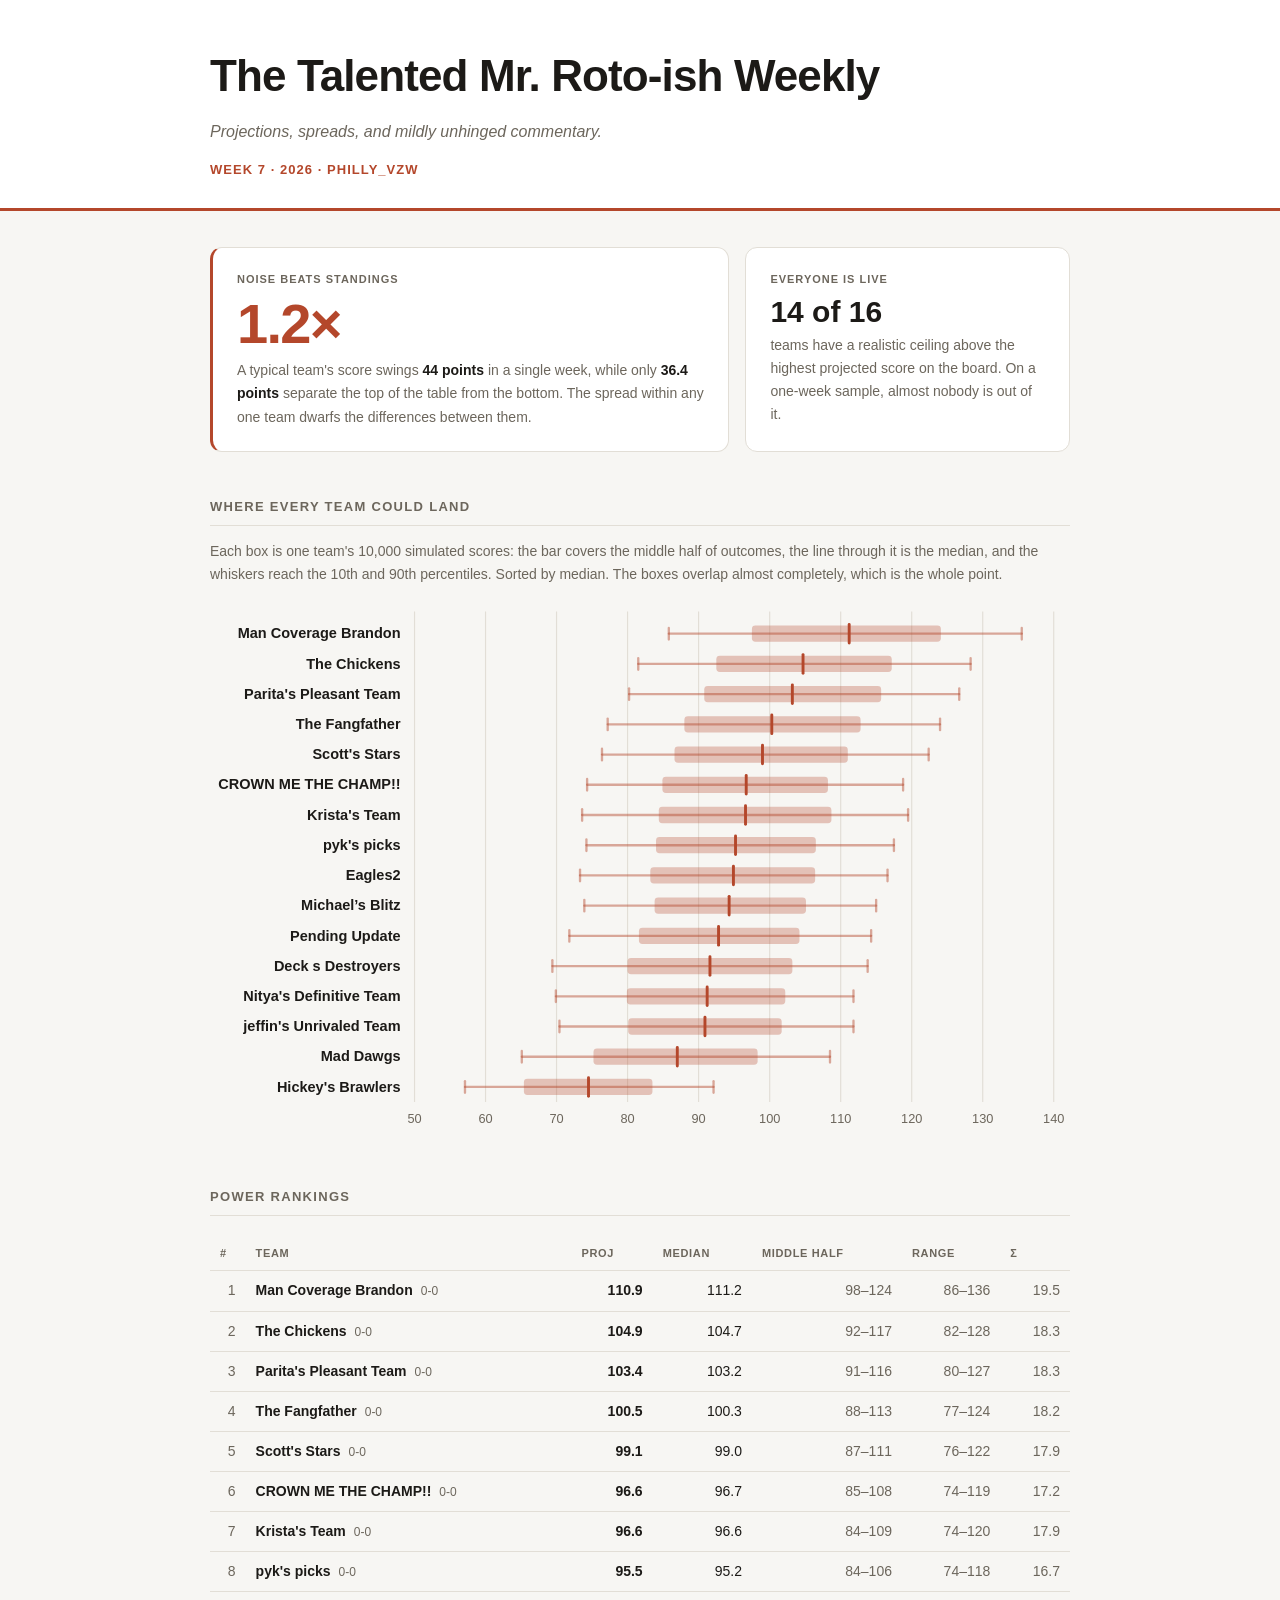
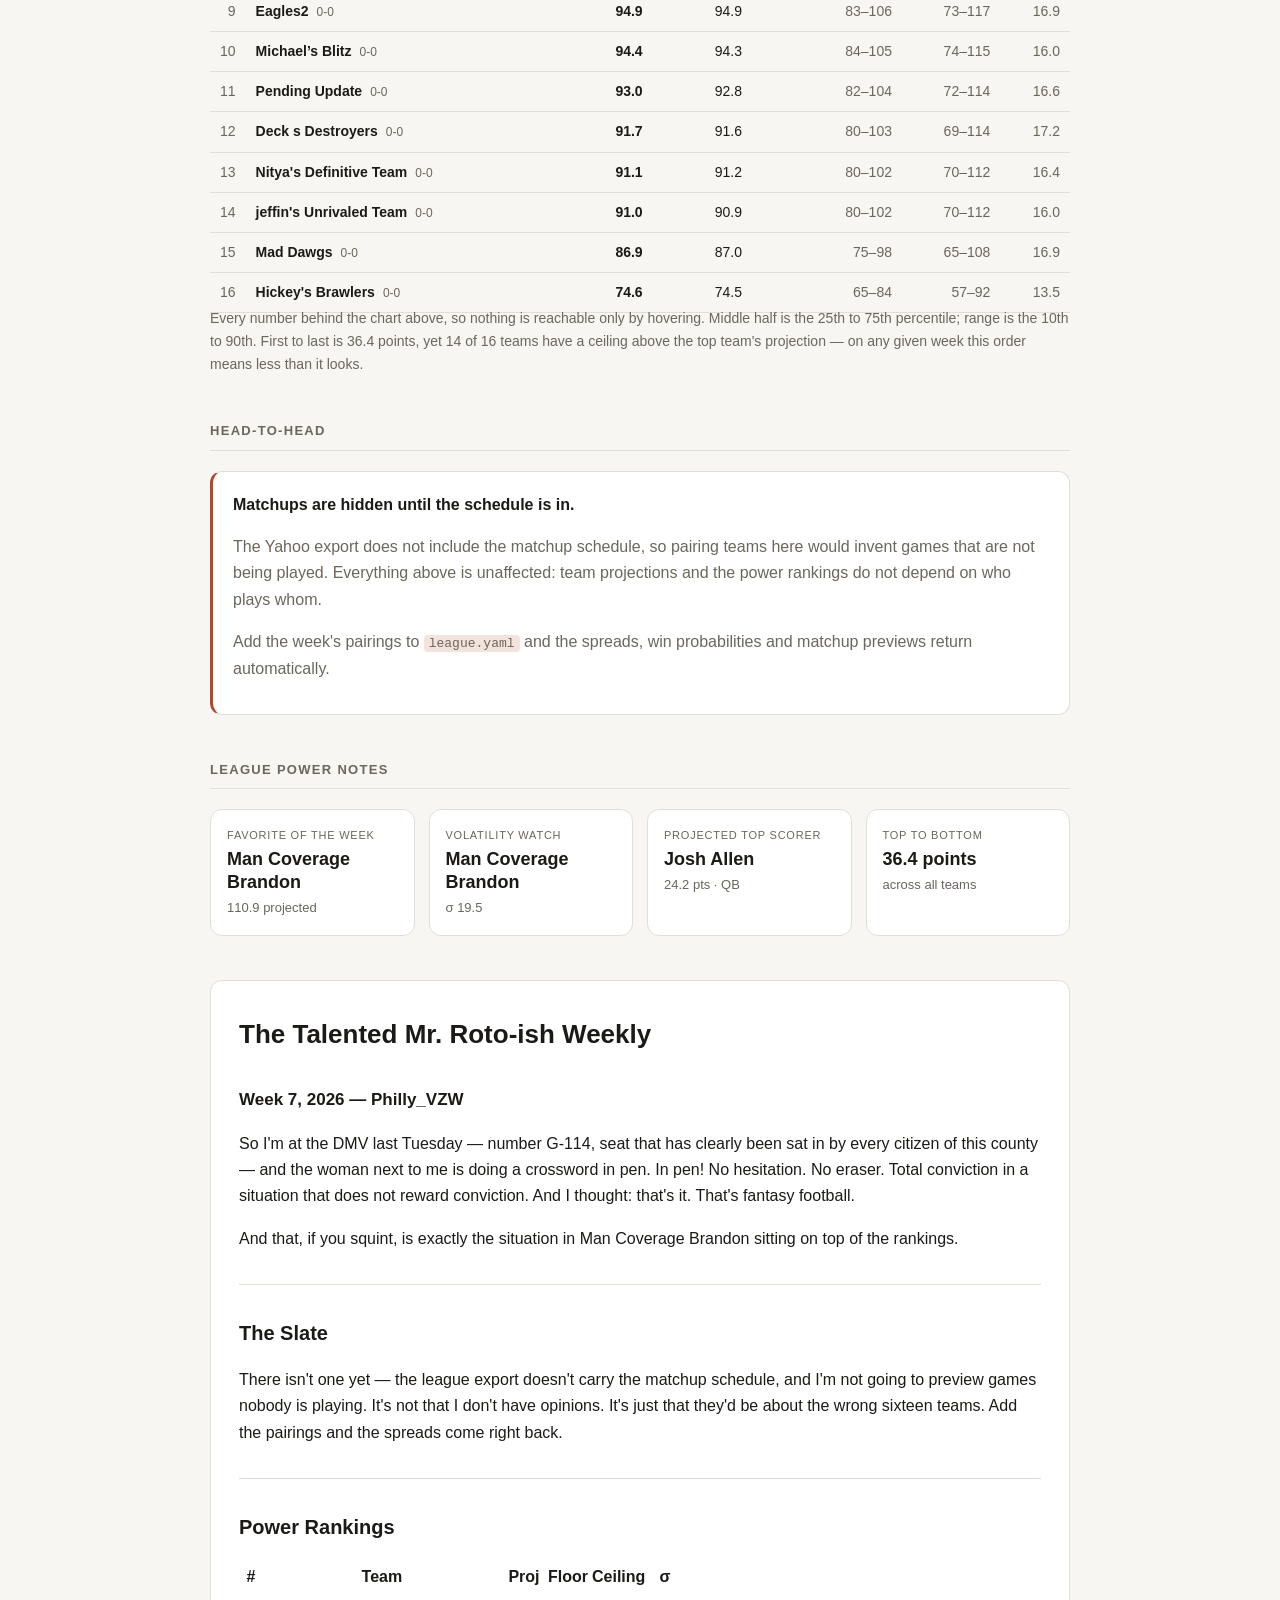
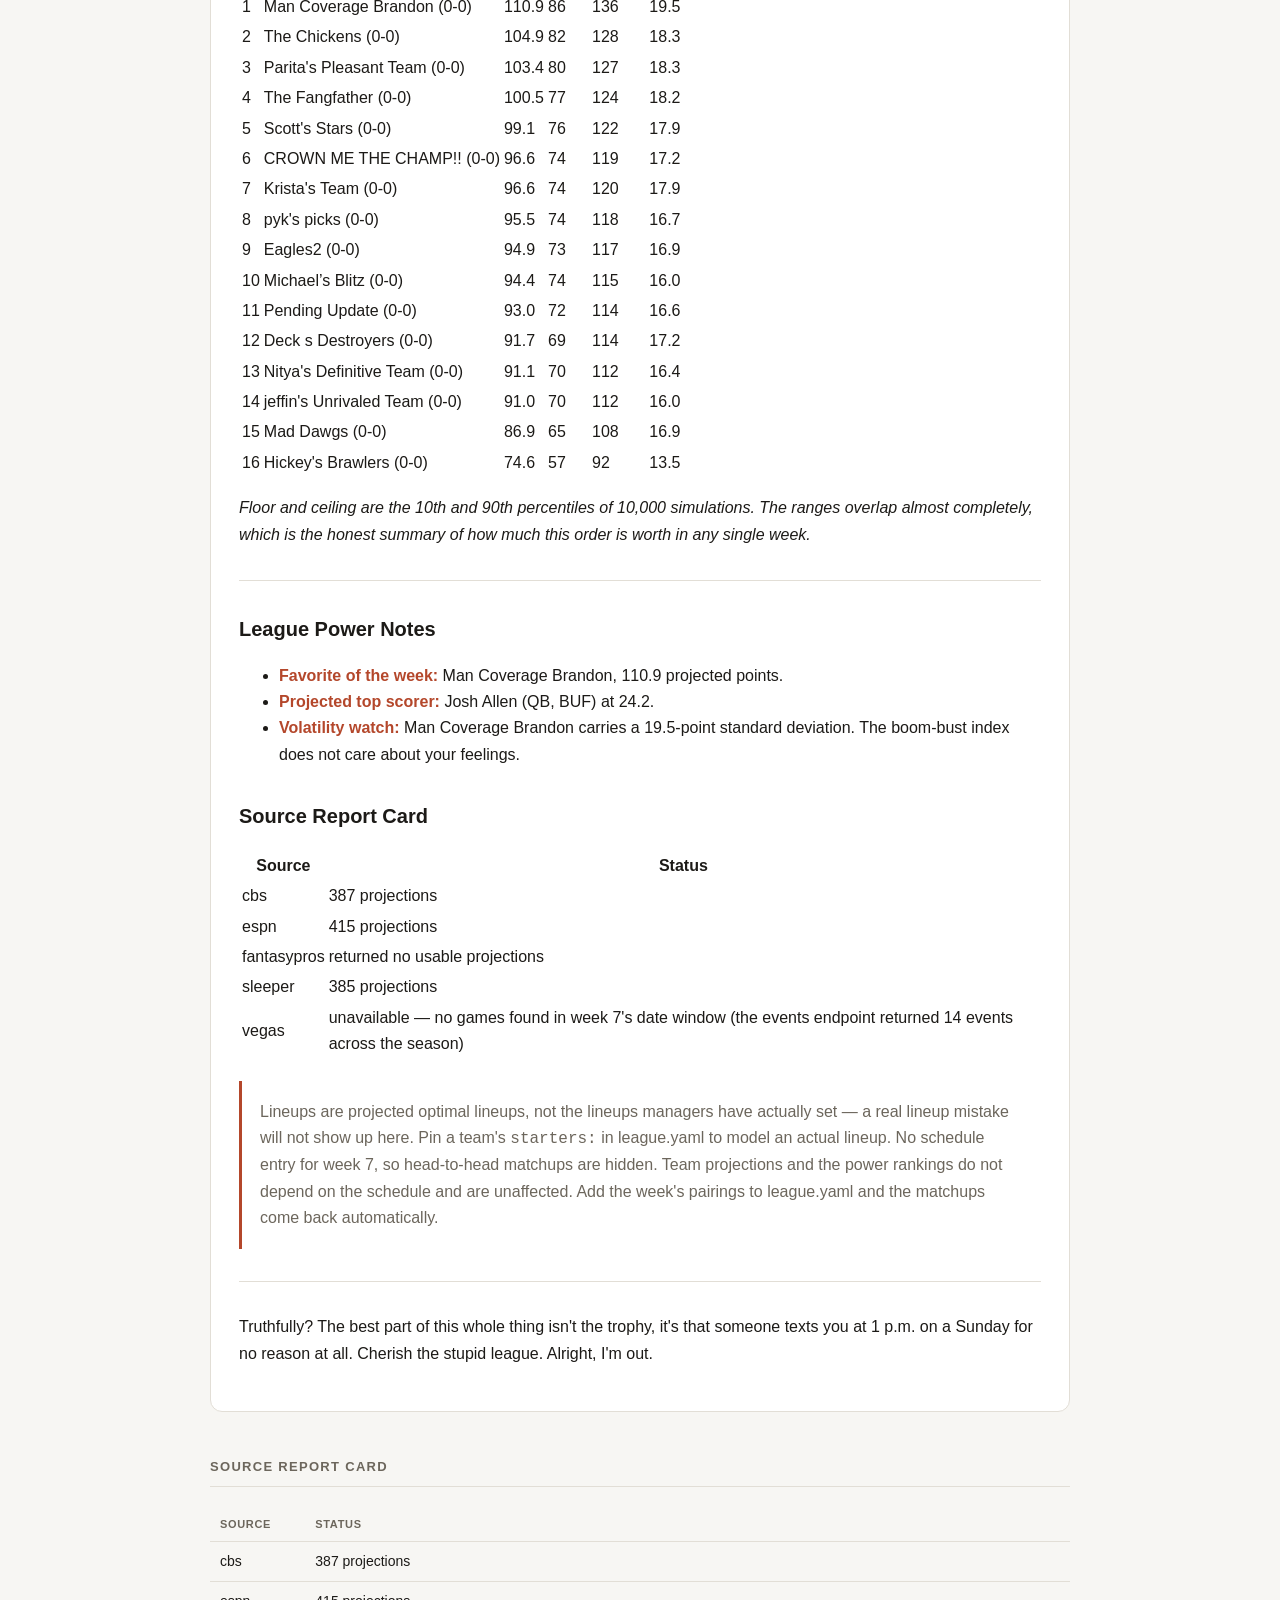
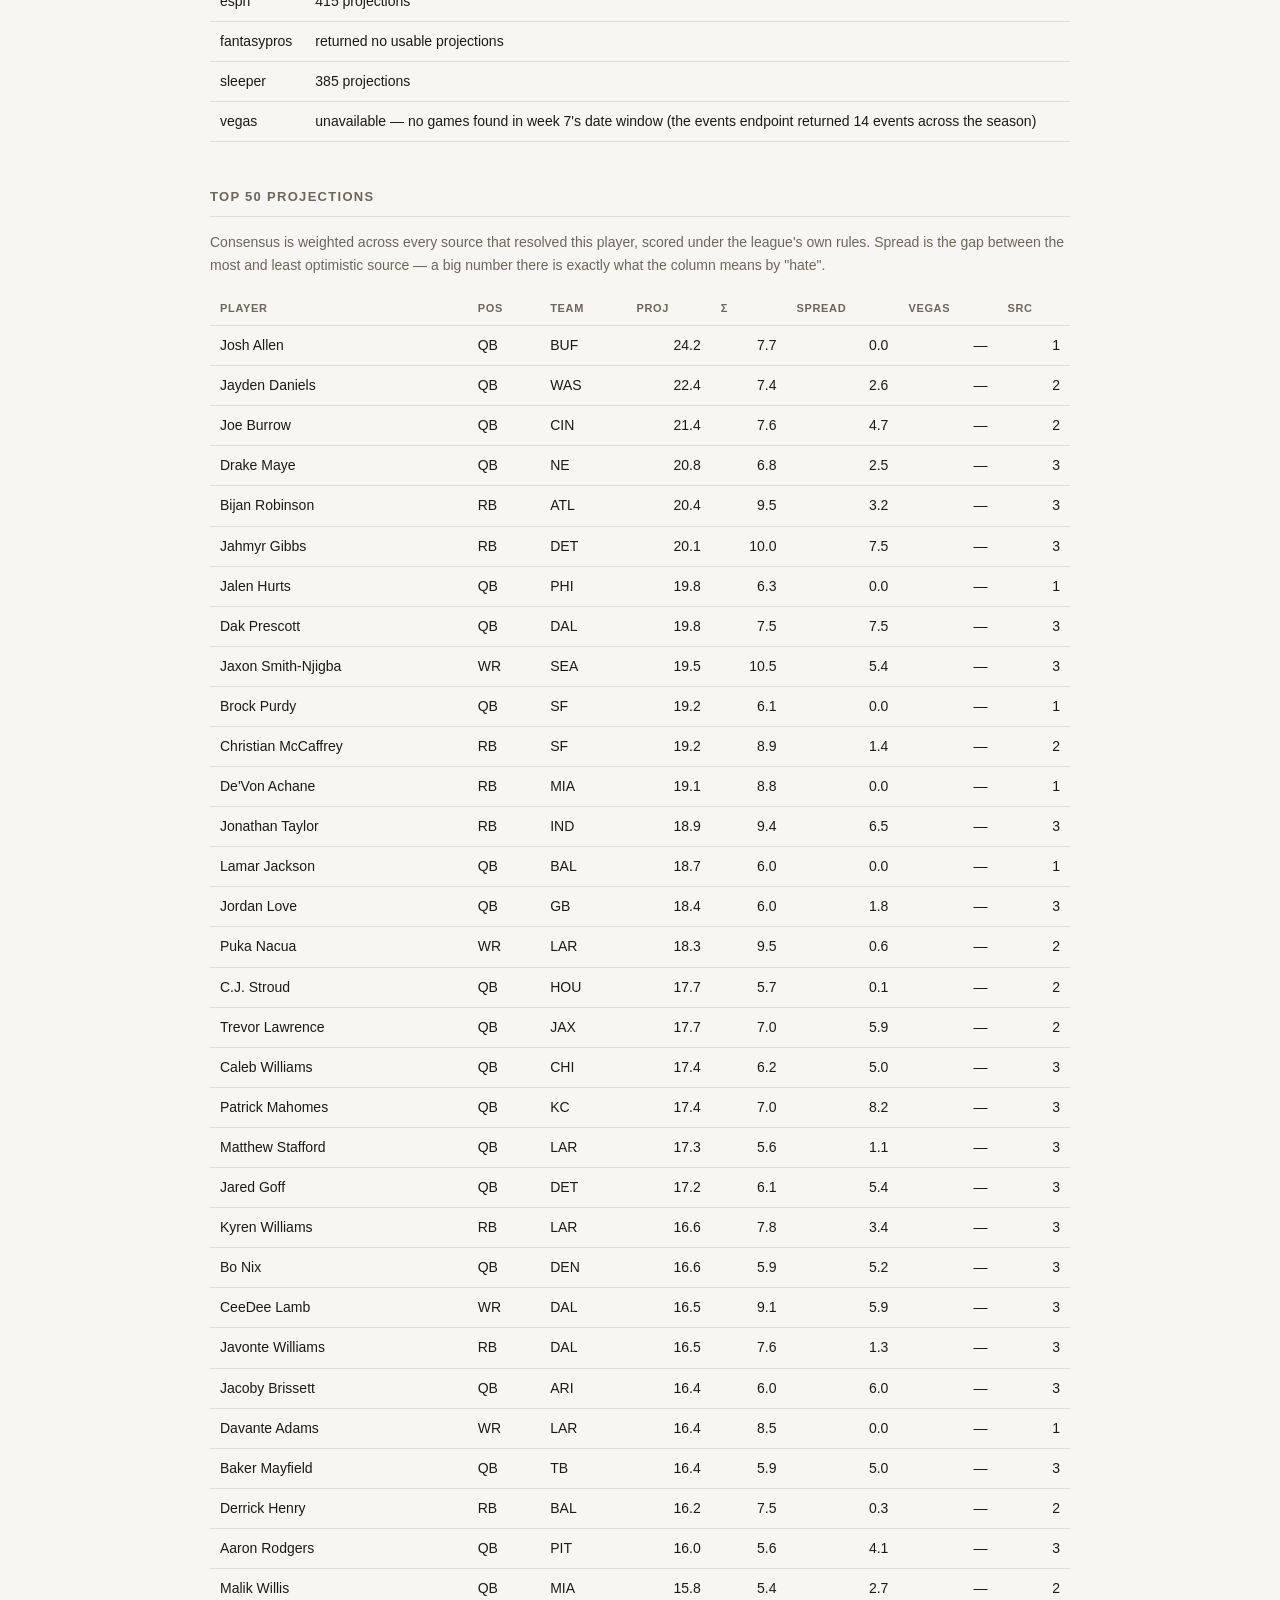
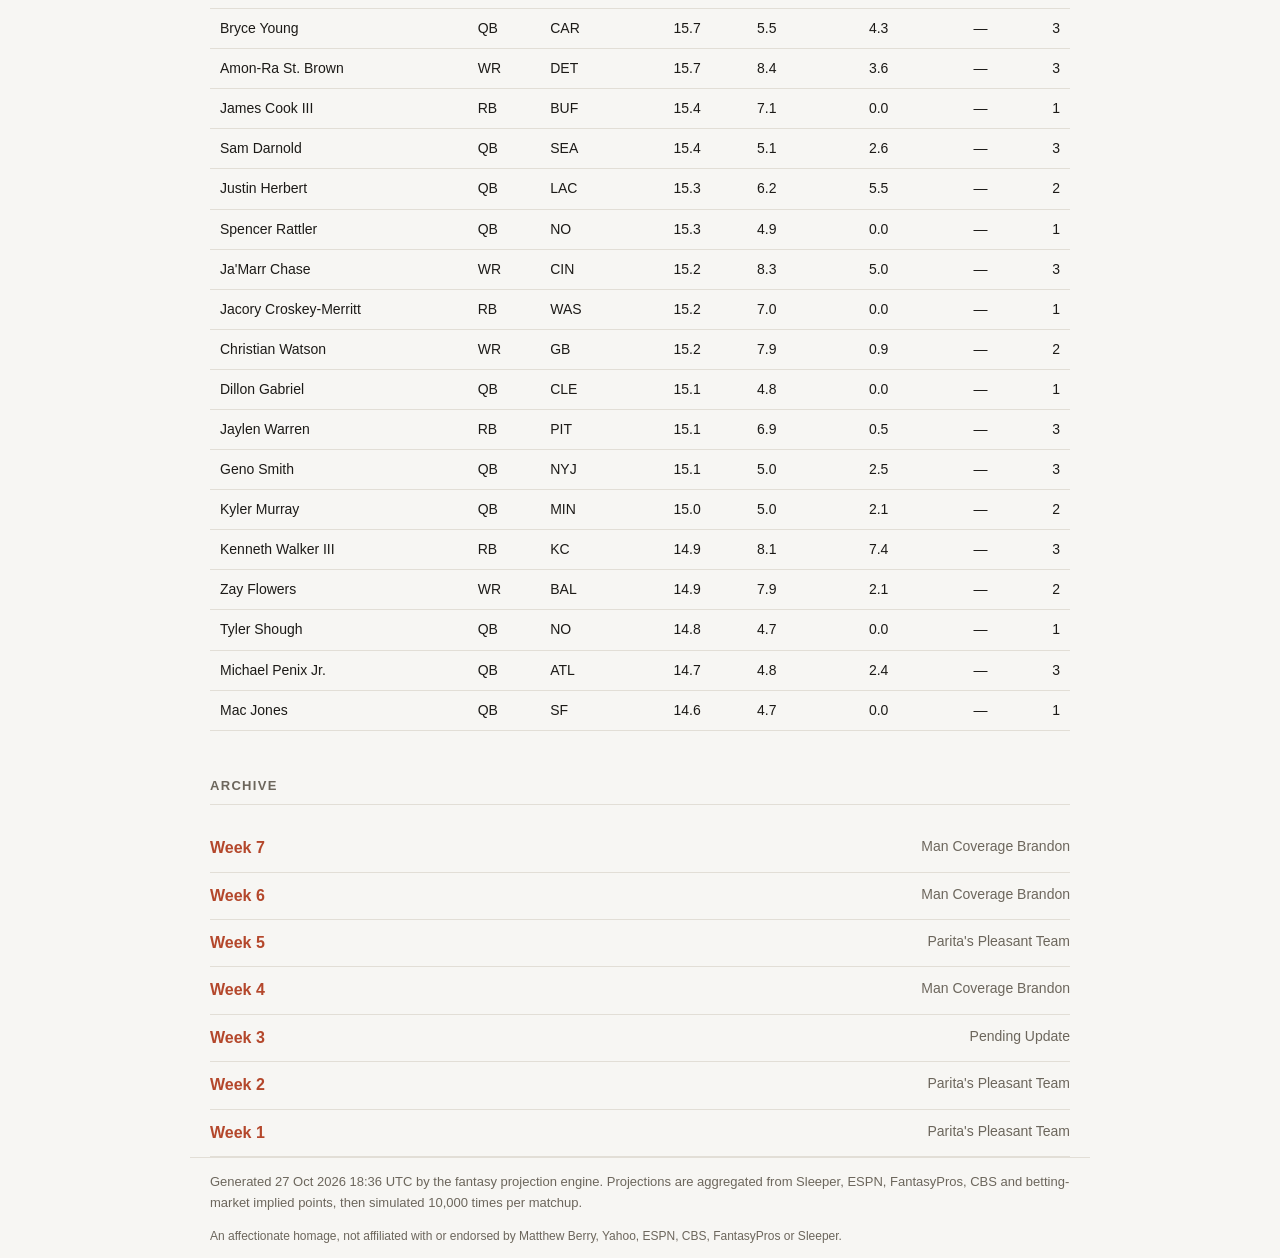
<file: docs/week-7.html>
<!DOCTYPE html>
<html lang="en">
<head>
<meta charset="utf-8">
<meta name="viewport" content="width=device-width, initial-scale=1">
<title>Week 7 — The Talented Mr. Roto-ish Weekly</title>
<meta name="description" content="Projections, spreads, and mildly unhinged commentary.">
<link rel="stylesheet" href="style.css">
</head>
<body>
<header class="masthead">
  <div class="wrap">
    <h1>The Talented Mr. Roto-ish Weekly</h1>
    <p class="tagline">Projections, spreads, and mildly unhinged commentary.</p>
    <p class="subtitle">Week 7 · 2026 · Philly_VZW</p>
  </div>
</header>
<main class="wrap">

<section class="exec">
  <div class="exec-hero">
    <span class="exec-label">Noise beats standings</span>
    <span class="exec-figure">1.2&times;</span>
    <p class="exec-sub">A typical team's score swings <strong>44 points</strong> in a
    single week, while only <strong>36.4 points</strong> separate the top of the table from
    the bottom. The spread within any one team dwarfs the differences between them.</p>
  </div>
  <div class="exec-tile">
    <span class="exec-label">Everyone is live</span>
    <span class="exec-tile-figure">14 of 16</span>
    <p class="exec-sub">teams have a realistic ceiling above the highest projected score on the
    board. On a one-week sample, almost nobody is out of it.</p>
  </div>
</section>
<section><h2 class="section-title">Where every team could land</h2><p class="note">Each box is one team's 10,000 simulated scores: the bar covers the middle half of outcomes, the line through it is the median, and the whiskers reach the 10th and 90th percentiles. Sorted by median. The boxes overlap almost completely, which is the whole point.</p><div class="scroll bp-wrap"><svg class="boxplot" viewBox="0 0 740 466" role="list" aria-label="Projected score distribution for each team" preserveAspectRatio="xMinYMin meet"><line class="bp-grid" x1="176.0" y1="10" x2="176.0" y2="432.0"/><text class="bp-tick" x="176.0" y="450.0">50</text><line class="bp-grid" x1="237.1" y1="10" x2="237.1" y2="432.0"/><text class="bp-tick" x="237.1" y="450.0">60</text><line class="bp-grid" x1="298.2" y1="10" x2="298.2" y2="432.0"/><text class="bp-tick" x="298.2" y="450.0">70</text><line class="bp-grid" x1="359.3" y1="10" x2="359.3" y2="432.0"/><text class="bp-tick" x="359.3" y="450.0">80</text><line class="bp-grid" x1="420.4" y1="10" x2="420.4" y2="432.0"/><text class="bp-tick" x="420.4" y="450.0">90</text><line class="bp-grid" x1="481.6" y1="10" x2="481.6" y2="432.0"/><text class="bp-tick" x="481.6" y="450.0">100</text><line class="bp-grid" x1="542.7" y1="10" x2="542.7" y2="432.0"/><text class="bp-tick" x="542.7" y="450.0">110</text><line class="bp-grid" x1="603.8" y1="10" x2="603.8" y2="432.0"/><text class="bp-tick" x="603.8" y="450.0">120</text><line class="bp-grid" x1="664.9" y1="10" x2="664.9" y2="432.0"/><text class="bp-tick" x="664.9" y="450.0">130</text><line class="bp-grid" x1="726.0" y1="10" x2="726.0" y2="432.0"/><text class="bp-tick" x="726.0" y="450.0">140</text><g class="bp-row" tabindex="0" role="listitem" data-readout="Man Coverage Brandon · median 111.2 · middle half 98–124 · range 86–136 · swing 50"><rect class="bp-hit" x="4" y="16.0" width="726" height="26"/><text class="bp-name" x="164" y="33.0">Man Coverage Brandon</text><line class="bp-whisker" x1="394.8" y1="29.0" x2="698.5" y2="29.0"/><line class="bp-cap" x1="394.8" y1="24.0" x2="394.8" y2="34.0"/><line class="bp-cap" x1="698.5" y1="24.0" x2="698.5" y2="34.0"/><rect class="bp-box" x="466.3" y="22.0" width="162.6" height="14" rx="3"/><line class="bp-median" x1="550.0" y1="21.0" x2="550.0" y2="37.0"/></g><g class="bp-row" tabindex="0" role="listitem" data-readout="The Chickens · median 104.7 · middle half 92–117 · range 82–128 · swing 47"><rect class="bp-hit" x="4" y="42.0" width="726" height="26"/><text class="bp-name" x="164" y="59.0">The Chickens</text><line class="bp-whisker" x1="368.5" y1="55.0" x2="654.5" y2="55.0"/><line class="bp-cap" x1="368.5" y1="50.0" x2="368.5" y2="60.0"/><line class="bp-cap" x1="654.5" y1="50.0" x2="654.5" y2="60.0"/><rect class="bp-box" x="435.7" y="48.0" width="150.9" height="14" rx="3"/><line class="bp-median" x1="510.3" y1="47.0" x2="510.3" y2="63.0"/></g><g class="bp-row" tabindex="0" role="listitem" data-readout="Parita&#x27;s Pleasant Team · median 103.2 · middle half 91–116 · range 80–127 · swing 46"><rect class="bp-hit" x="4" y="68.0" width="726" height="26"/><text class="bp-name" x="164" y="85.0">Parita&#x27;s Pleasant Team</text><line class="bp-whisker" x1="360.6" y1="81.0" x2="644.7" y2="81.0"/><line class="bp-cap" x1="360.6" y1="76.0" x2="360.6" y2="86.0"/><line class="bp-cap" x1="644.7" y1="76.0" x2="644.7" y2="86.0"/><rect class="bp-box" x="425.3" y="74.0" width="152.2" height="14" rx="3"/><line class="bp-median" x1="501.1" y1="73.0" x2="501.1" y2="89.0"/></g><g class="bp-row" tabindex="0" role="listitem" data-readout="The Fangfather · median 100.3 · middle half 88–113 · range 77–124 · swing 47"><rect class="bp-hit" x="4" y="94.0" width="726" height="26"/><text class="bp-name" x="164" y="111.0">The Fangfather</text><line class="bp-whisker" x1="342.2" y1="107.0" x2="628.2" y2="107.0"/><line class="bp-cap" x1="342.2" y1="102.0" x2="342.2" y2="112.0"/><line class="bp-cap" x1="628.2" y1="102.0" x2="628.2" y2="112.0"/><rect class="bp-box" x="408.2" y="100.0" width="151.6" height="14" rx="3"/><line class="bp-median" x1="483.4" y1="99.0" x2="483.4" y2="115.0"/></g><g class="bp-row" tabindex="0" role="listitem" data-readout="Scott&#x27;s Stars · median 99.0 · middle half 87–111 · range 76–122 · swing 46"><rect class="bp-hit" x="4" y="120.0" width="726" height="26"/><text class="bp-name" x="164" y="137.0">Scott&#x27;s Stars</text><line class="bp-whisker" x1="337.3" y1="133.0" x2="618.4" y2="133.0"/><line class="bp-cap" x1="337.3" y1="128.0" x2="337.3" y2="138.0"/><line class="bp-cap" x1="618.4" y1="128.0" x2="618.4" y2="138.0"/><rect class="bp-box" x="399.7" y="126.0" width="149.1" height="14" rx="3"/><line class="bp-median" x1="475.4" y1="125.0" x2="475.4" y2="141.0"/></g><g class="bp-row" tabindex="0" role="listitem" data-readout="CROWN ME THE CHAMP!! · median 96.7 · middle half 85–108 · range 74–119 · swing 44"><rect class="bp-hit" x="4" y="146.0" width="726" height="26"/><text class="bp-name" x="164" y="163.0">CROWN ME THE CHAMP!!</text><line class="bp-whisker" x1="324.5" y1="159.0" x2="596.4" y2="159.0"/><line class="bp-cap" x1="324.5" y1="154.0" x2="324.5" y2="164.0"/><line class="bp-cap" x1="596.4" y1="154.0" x2="596.4" y2="164.0"/><rect class="bp-box" x="389.3" y="152.0" width="142.4" height="14" rx="3"/><line class="bp-median" x1="461.4" y1="151.0" x2="461.4" y2="167.0"/></g><g class="bp-row" tabindex="0" role="listitem" data-readout="Krista&#x27;s Team · median 96.6 · middle half 84–109 · range 74–120 · swing 46"><rect class="bp-hit" x="4" y="172.0" width="726" height="26"/><text class="bp-name" x="164" y="189.0">Krista&#x27;s Team</text><line class="bp-whisker" x1="320.2" y1="185.0" x2="600.7" y2="185.0"/><line class="bp-cap" x1="320.2" y1="180.0" x2="320.2" y2="190.0"/><line class="bp-cap" x1="600.7" y1="180.0" x2="600.7" y2="190.0"/><rect class="bp-box" x="386.2" y="178.0" width="148.5" height="14" rx="3"/><line class="bp-median" x1="460.8" y1="177.0" x2="460.8" y2="193.0"/></g><g class="bp-row" tabindex="0" role="listitem" data-readout="pyk&#x27;s picks · median 95.2 · middle half 84–106 · range 74–118 · swing 43"><rect class="bp-hit" x="4" y="198.0" width="726" height="26"/><text class="bp-name" x="164" y="215.0">pyk&#x27;s picks</text><line class="bp-whisker" x1="323.9" y1="211.0" x2="588.5" y2="211.0"/><line class="bp-cap" x1="323.9" y1="206.0" x2="323.9" y2="216.0"/><line class="bp-cap" x1="588.5" y1="206.0" x2="588.5" y2="216.0"/><rect class="bp-box" x="383.8" y="204.0" width="137.5" height="14" rx="3"/><line class="bp-median" x1="452.2" y1="203.0" x2="452.2" y2="219.0"/></g><g class="bp-row" tabindex="0" role="listitem" data-readout="Eagles2 · median 94.9 · middle half 83–106 · range 73–117 · swing 43"><rect class="bp-hit" x="4" y="224.0" width="726" height="26"/><text class="bp-name" x="164" y="241.0">Eagles2</text><line class="bp-whisker" x1="318.4" y1="237.0" x2="583.0" y2="237.0"/><line class="bp-cap" x1="318.4" y1="232.0" x2="318.4" y2="242.0"/><line class="bp-cap" x1="583.0" y1="232.0" x2="583.0" y2="242.0"/><rect class="bp-box" x="378.9" y="230.0" width="141.8" height="14" rx="3"/><line class="bp-median" x1="450.4" y1="229.0" x2="450.4" y2="245.0"/></g><g class="bp-row" tabindex="0" role="listitem" data-readout="Michael’s Blitz · median 94.3 · middle half 84–105 · range 74–115 · swing 41"><rect class="bp-hit" x="4" y="250.0" width="726" height="26"/><text class="bp-name" x="164" y="267.0">Michael’s Blitz</text><line class="bp-whisker" x1="322.1" y1="263.0" x2="573.2" y2="263.0"/><line class="bp-cap" x1="322.1" y1="258.0" x2="322.1" y2="268.0"/><line class="bp-cap" x1="573.2" y1="258.0" x2="573.2" y2="268.0"/><rect class="bp-box" x="382.6" y="256.0" width="130.2" height="14" rx="3"/><line class="bp-median" x1="446.7" y1="255.0" x2="446.7" y2="271.0"/></g><g class="bp-row" tabindex="0" role="listitem" data-readout="Pending Update · median 92.8 · middle half 82–104 · range 72–114 · swing 42"><rect class="bp-hit" x="4" y="276.0" width="726" height="26"/><text class="bp-name" x="164" y="293.0">Pending Update</text><line class="bp-whisker" x1="309.2" y1="289.0" x2="568.9" y2="289.0"/><line class="bp-cap" x1="309.2" y1="284.0" x2="309.2" y2="294.0"/><line class="bp-cap" x1="568.9" y1="284.0" x2="568.9" y2="294.0"/><rect class="bp-box" x="369.1" y="282.0" width="138.1" height="14" rx="3"/><line class="bp-median" x1="437.6" y1="281.0" x2="437.6" y2="297.0"/></g><g class="bp-row" tabindex="0" role="listitem" data-readout="Deck s Destroyers · median 91.6 · middle half 80–103 · range 69–114 · swing 44"><rect class="bp-hit" x="4" y="302.0" width="726" height="26"/><text class="bp-name" x="164" y="319.0">Deck s Destroyers</text><line class="bp-whisker" x1="294.6" y1="315.0" x2="565.9" y2="315.0"/><line class="bp-cap" x1="294.6" y1="310.0" x2="294.6" y2="320.0"/><line class="bp-cap" x1="565.9" y1="310.0" x2="565.9" y2="320.0"/><rect class="bp-box" x="359.3" y="308.0" width="141.8" height="14" rx="3"/><line class="bp-median" x1="430.2" y1="307.0" x2="430.2" y2="323.0"/></g><g class="bp-row" tabindex="0" role="listitem" data-readout="Nitya&#x27;s Definitive Team · median 91.2 · middle half 80–102 · range 70–112 · swing 42"><rect class="bp-hit" x="4" y="328.0" width="726" height="26"/><text class="bp-name" x="164" y="345.0">Nitya&#x27;s Definitive Team</text><line class="bp-whisker" x1="297.6" y1="341.0" x2="553.7" y2="341.0"/><line class="bp-cap" x1="297.6" y1="336.0" x2="297.6" y2="346.0"/><line class="bp-cap" x1="553.7" y1="336.0" x2="553.7" y2="346.0"/><rect class="bp-box" x="358.7" y="334.0" width="136.3" height="14" rx="3"/><line class="bp-median" x1="427.8" y1="333.0" x2="427.8" y2="349.0"/></g><g class="bp-row" tabindex="0" role="listitem" data-readout="jeffin&#x27;s Unrivaled Team · median 90.9 · middle half 80–102 · range 70–112 · swing 41"><rect class="bp-hit" x="4" y="354.0" width="726" height="26"/><text class="bp-name" x="164" y="371.0">jeffin&#x27;s Unrivaled Team</text><line class="bp-whisker" x1="300.7" y1="367.0" x2="553.7" y2="367.0"/><line class="bp-cap" x1="300.7" y1="362.0" x2="300.7" y2="372.0"/><line class="bp-cap" x1="553.7" y1="362.0" x2="553.7" y2="372.0"/><rect class="bp-box" x="359.9" y="360.0" width="132.0" height="14" rx="3"/><line class="bp-median" x1="425.9" y1="359.0" x2="425.9" y2="375.0"/></g><g class="bp-row" tabindex="0" role="listitem" data-readout="Mad Dawgs · median 87.0 · middle half 75–98 · range 65–108 · swing 43"><rect class="bp-hit" x="4" y="380.0" width="726" height="26"/><text class="bp-name" x="164" y="397.0">Mad Dawgs</text><line class="bp-whisker" x1="268.3" y1="393.0" x2="533.5" y2="393.0"/><line class="bp-cap" x1="268.3" y1="388.0" x2="268.3" y2="398.0"/><line class="bp-cap" x1="533.5" y1="388.0" x2="533.5" y2="398.0"/><rect class="bp-box" x="330.0" y="386.0" width="141.2" height="14" rx="3"/><line class="bp-median" x1="402.1" y1="385.0" x2="402.1" y2="401.0"/></g><g class="bp-row" tabindex="0" role="listitem" data-readout="Hickey&#x27;s Brawlers · median 74.5 · middle half 65–84 · range 57–92 · swing 35"><rect class="bp-hit" x="4" y="406.0" width="726" height="26"/><text class="bp-name" x="164" y="423.0">Hickey&#x27;s Brawlers</text><line class="bp-whisker" x1="219.4" y1="419.0" x2="433.3" y2="419.0"/><line class="bp-cap" x1="219.4" y1="414.0" x2="219.4" y2="424.0"/><line class="bp-cap" x1="433.3" y1="414.0" x2="433.3" y2="424.0"/><rect class="bp-box" x="270.1" y="412.0" width="110.6" height="14" rx="3"/><line class="bp-median" x1="325.7" y1="411.0" x2="325.7" y2="427.0"/></g></svg></div><div class="bp-tip" id="bp-tip" role="status" aria-live="polite" hidden></div></section>
<section><h2 class="section-title">Power Rankings</h2><div class="scroll"><table class="data rankings"><thead><tr><th class='num'>#</th><th>Team</th><th class='num'>Proj</th><th class='num'>Median</th><th class='num'>Middle half</th><th class='num'>Range</th><th class='num'>&sigma;</th></tr></thead><tbody><tr><td class='num rank'>1</td><td class='rank-team'>Man Coverage Brandon<span class='rank-record'>0-0</span></td><td class='num strong'>110.9</td><td class='num'>111.2</td><td class='num muted'>98&ndash;124</td><td class='num muted'>86&ndash;136</td><td class='num muted'>19.5</td></tr><tr><td class='num rank'>2</td><td class='rank-team'>The Chickens<span class='rank-record'>0-0</span></td><td class='num strong'>104.9</td><td class='num'>104.7</td><td class='num muted'>92&ndash;117</td><td class='num muted'>82&ndash;128</td><td class='num muted'>18.3</td></tr><tr><td class='num rank'>3</td><td class='rank-team'>Parita&#x27;s Pleasant Team<span class='rank-record'>0-0</span></td><td class='num strong'>103.4</td><td class='num'>103.2</td><td class='num muted'>91&ndash;116</td><td class='num muted'>80&ndash;127</td><td class='num muted'>18.3</td></tr><tr><td class='num rank'>4</td><td class='rank-team'>The Fangfather<span class='rank-record'>0-0</span></td><td class='num strong'>100.5</td><td class='num'>100.3</td><td class='num muted'>88&ndash;113</td><td class='num muted'>77&ndash;124</td><td class='num muted'>18.2</td></tr><tr><td class='num rank'>5</td><td class='rank-team'>Scott&#x27;s Stars<span class='rank-record'>0-0</span></td><td class='num strong'>99.1</td><td class='num'>99.0</td><td class='num muted'>87&ndash;111</td><td class='num muted'>76&ndash;122</td><td class='num muted'>17.9</td></tr><tr><td class='num rank'>6</td><td class='rank-team'>CROWN ME THE CHAMP!!<span class='rank-record'>0-0</span></td><td class='num strong'>96.6</td><td class='num'>96.7</td><td class='num muted'>85&ndash;108</td><td class='num muted'>74&ndash;119</td><td class='num muted'>17.2</td></tr><tr><td class='num rank'>7</td><td class='rank-team'>Krista&#x27;s Team<span class='rank-record'>0-0</span></td><td class='num strong'>96.6</td><td class='num'>96.6</td><td class='num muted'>84&ndash;109</td><td class='num muted'>74&ndash;120</td><td class='num muted'>17.9</td></tr><tr><td class='num rank'>8</td><td class='rank-team'>pyk&#x27;s picks<span class='rank-record'>0-0</span></td><td class='num strong'>95.5</td><td class='num'>95.2</td><td class='num muted'>84&ndash;106</td><td class='num muted'>74&ndash;118</td><td class='num muted'>16.7</td></tr><tr><td class='num rank'>9</td><td class='rank-team'>Eagles2<span class='rank-record'>0-0</span></td><td class='num strong'>94.9</td><td class='num'>94.9</td><td class='num muted'>83&ndash;106</td><td class='num muted'>73&ndash;117</td><td class='num muted'>16.9</td></tr><tr><td class='num rank'>10</td><td class='rank-team'>Michael’s Blitz<span class='rank-record'>0-0</span></td><td class='num strong'>94.4</td><td class='num'>94.3</td><td class='num muted'>84&ndash;105</td><td class='num muted'>74&ndash;115</td><td class='num muted'>16.0</td></tr><tr><td class='num rank'>11</td><td class='rank-team'>Pending Update<span class='rank-record'>0-0</span></td><td class='num strong'>93.0</td><td class='num'>92.8</td><td class='num muted'>82&ndash;104</td><td class='num muted'>72&ndash;114</td><td class='num muted'>16.6</td></tr><tr><td class='num rank'>12</td><td class='rank-team'>Deck s Destroyers<span class='rank-record'>0-0</span></td><td class='num strong'>91.7</td><td class='num'>91.6</td><td class='num muted'>80&ndash;103</td><td class='num muted'>69&ndash;114</td><td class='num muted'>17.2</td></tr><tr><td class='num rank'>13</td><td class='rank-team'>Nitya&#x27;s Definitive Team<span class='rank-record'>0-0</span></td><td class='num strong'>91.1</td><td class='num'>91.2</td><td class='num muted'>80&ndash;102</td><td class='num muted'>70&ndash;112</td><td class='num muted'>16.4</td></tr><tr><td class='num rank'>14</td><td class='rank-team'>jeffin&#x27;s Unrivaled Team<span class='rank-record'>0-0</span></td><td class='num strong'>91.0</td><td class='num'>90.9</td><td class='num muted'>80&ndash;102</td><td class='num muted'>70&ndash;112</td><td class='num muted'>16.0</td></tr><tr><td class='num rank'>15</td><td class='rank-team'>Mad Dawgs<span class='rank-record'>0-0</span></td><td class='num strong'>86.9</td><td class='num'>87.0</td><td class='num muted'>75&ndash;98</td><td class='num muted'>65&ndash;108</td><td class='num muted'>16.9</td></tr><tr><td class='num rank'>16</td><td class='rank-team'>Hickey&#x27;s Brawlers<span class='rank-record'>0-0</span></td><td class='num strong'>74.6</td><td class='num'>74.5</td><td class='num muted'>65&ndash;84</td><td class='num muted'>57&ndash;92</td><td class='num muted'>13.5</td></tr></tbody></table></div><p class="note">Every number behind the chart above, so nothing is reachable only by hovering. Middle half is the 25th to 75th percentile; range is the 10th to 90th. First to last is 36.4 points, yet 14 of 16 teams have a ceiling above the top team's projection — on any given week this order means less than it looks.</p></section>
<section><h2 class="section-title">Head-to-Head</h2><div class="pending"><p><strong>Matchups are hidden until the schedule is in.</strong></p><p>The Yahoo export does not include the matchup schedule, so pairing teams here would invent games that are not being played. Everything above is unaffected: team projections and the power rankings do not depend on who plays whom.</p><p>Add the week's pairings to <code>league.yaml</code> and the spreads, win probabilities and matchup previews return automatically.</p></div></section>
<section><h2 class="section-title">League Power Notes</h2><div class="tiles"><div class="tile"><span class="tile-label">Favorite of the week</span><span class="tile-value">Man Coverage Brandon</span><span class="tile-sub">110.9 projected</span></div><div class="tile"><span class="tile-label">Volatility watch</span><span class="tile-value">Man Coverage Brandon</span><span class="tile-sub">&sigma; 19.5</span></div><div class="tile"><span class="tile-label">Projected top scorer</span><span class="tile-value">Josh Allen</span><span class="tile-sub">24.2 pts · QB</span></div><div class="tile"><span class="tile-label">Top to bottom</span><span class="tile-value">36.4 points</span><span class="tile-sub">across all teams</span></div></div></section>
<section class="column"><h1>The Talented Mr. Roto-ish Weekly</h1>
<h3>Week 7, 2026 — Philly_VZW</h3>
<p>So I'm at the DMV last Tuesday — number G-114, seat that has clearly been sat in by every citizen of this county — and the woman next to me is doing a crossword in pen. In pen! No hesitation. No eraser. Total conviction in a situation that does not reward conviction. And I thought: that's it. That's fantasy football.</p>
<p>And that, if you squint, is exactly the situation in Man Coverage Brandon sitting on top of the rankings.</p>
<hr>
<h2>The Slate</h2>
<p>There isn't one yet — the league export doesn't carry the matchup schedule, and I'm not going to preview games nobody is playing. It's not that I don't have opinions. It's just that they'd be about the wrong sixteen teams. Add the pairings and the spreads come right back.</p>
<hr>
<h2>Power Rankings</h2>
<table><thead><tr><th>#</th><th>Team</th><th>Proj</th><th>Floor</th><th>Ceiling</th><th>σ</th></tr></thead><tbody><tr><td>1</td><td>Man Coverage Brandon (0-0)</td><td>110.9</td><td>86</td><td>136</td><td>19.5</td></tr><tr><td>2</td><td>The Chickens (0-0)</td><td>104.9</td><td>82</td><td>128</td><td>18.3</td></tr><tr><td>3</td><td>Parita's Pleasant Team (0-0)</td><td>103.4</td><td>80</td><td>127</td><td>18.3</td></tr><tr><td>4</td><td>The Fangfather (0-0)</td><td>100.5</td><td>77</td><td>124</td><td>18.2</td></tr><tr><td>5</td><td>Scott's Stars (0-0)</td><td>99.1</td><td>76</td><td>122</td><td>17.9</td></tr><tr><td>6</td><td>CROWN ME THE CHAMP!! (0-0)</td><td>96.6</td><td>74</td><td>119</td><td>17.2</td></tr><tr><td>7</td><td>Krista's Team (0-0)</td><td>96.6</td><td>74</td><td>120</td><td>17.9</td></tr><tr><td>8</td><td>pyk's picks (0-0)</td><td>95.5</td><td>74</td><td>118</td><td>16.7</td></tr><tr><td>9</td><td>Eagles2 (0-0)</td><td>94.9</td><td>73</td><td>117</td><td>16.9</td></tr><tr><td>10</td><td>Michael’s Blitz (0-0)</td><td>94.4</td><td>74</td><td>115</td><td>16.0</td></tr><tr><td>11</td><td>Pending Update (0-0)</td><td>93.0</td><td>72</td><td>114</td><td>16.6</td></tr><tr><td>12</td><td>Deck s Destroyers (0-0)</td><td>91.7</td><td>69</td><td>114</td><td>17.2</td></tr><tr><td>13</td><td>Nitya's Definitive Team (0-0)</td><td>91.1</td><td>70</td><td>112</td><td>16.4</td></tr><tr><td>14</td><td>jeffin's Unrivaled Team (0-0)</td><td>91.0</td><td>70</td><td>112</td><td>16.0</td></tr><tr><td>15</td><td>Mad Dawgs (0-0)</td><td>86.9</td><td>65</td><td>108</td><td>16.9</td></tr><tr><td>16</td><td>Hickey's Brawlers (0-0)</td><td>74.6</td><td>57</td><td>92</td><td>13.5</td></tr></tbody></table>
<p><em>Floor and ceiling are the 10th and 90th percentiles of 10,000 simulations. The ranges overlap almost completely, which is the honest summary of how much this order is worth in any single week.</em></p>
<hr>
<h2>League Power Notes</h2>
<ul><li><strong>Favorite of the week:</strong> Man Coverage Brandon, 110.9 projected points.</li><li><strong>Projected top scorer:</strong> Josh Allen (QB, BUF) at 24.2.</li><li><strong>Volatility watch:</strong> Man Coverage Brandon carries a 19.5-point standard deviation. The boom-bust index does not care about your feelings.</li></ul>
<h2>Source Report Card</h2>
<table><thead><tr><th>Source</th><th>Status</th></tr></thead><tbody><tr><td>cbs</td><td>387 projections</td></tr><tr><td>espn</td><td>415 projections</td></tr><tr><td>fantasypros</td><td>returned no usable projections</td></tr><tr><td>sleeper</td><td>385 projections</td></tr><tr><td>vegas</td><td>unavailable — no games found in week 7's date window (the events endpoint returned 14 events across the season)</td></tr></tbody></table>
<blockquote><p>Lineups are projected optimal lineups, not the lineups managers have actually set — a real lineup mistake will not show up here. Pin a team's <code>starters:</code> in league.yaml to model an actual lineup. No schedule entry for week 7, so head-to-head matchups are hidden. Team projections and the power rankings do not depend on the schedule and are unaffected. Add the week's pairings to league.yaml and the matchups come back automatically.</p></blockquote>
<hr>
<p>Truthfully? The best part of this whole thing isn't the trophy, it's that someone texts you at 1 p.m. on a Sunday for no reason at all. Cherish the stupid league. Alright, I'm out.</p></section>
<section><h2 class="section-title">Source Report Card</h2><table class="data"><thead><tr><th>Source</th><th>Status</th></tr></thead><tbody><tr><td>cbs</td><td>387 projections</td></tr><tr><td>espn</td><td>415 projections</td></tr><tr><td>fantasypros</td><td>returned no usable projections</td></tr><tr><td>sleeper</td><td>385 projections</td></tr><tr><td>vegas</td><td>unavailable — no games found in week 7&#x27;s date window (the events endpoint returned 14 events across the season)</td></tr></tbody></table></section>
<section><h2 class="section-title">Top 50 Projections</h2><p class="note">Consensus is weighted across every source that resolved this player, scored under the league's own rules. Spread is the gap between the most and least optimistic source — a big number there is exactly what the column means by "hate".</p><div class="scroll"><table class="data"><thead><tr><th>Player</th><th>Pos</th><th>Team</th><th>Proj</th><th>&sigma;</th><th>Spread</th><th>Vegas</th><th>Src</th></tr></thead><tbody><tr><td>Josh Allen</td><td>QB</td><td>BUF</td><td class='num'>24.2</td><td class='num'>7.7</td><td class='num'>0.0</td><td class='num'>&mdash;</td><td class='num'>1</td></tr><tr><td>Jayden Daniels</td><td>QB</td><td>WAS</td><td class='num'>22.4</td><td class='num'>7.4</td><td class='num'>2.6</td><td class='num'>&mdash;</td><td class='num'>2</td></tr><tr><td>Joe Burrow</td><td>QB</td><td>CIN</td><td class='num'>21.4</td><td class='num'>7.6</td><td class='num'>4.7</td><td class='num'>&mdash;</td><td class='num'>2</td></tr><tr><td>Drake Maye</td><td>QB</td><td>NE</td><td class='num'>20.8</td><td class='num'>6.8</td><td class='num'>2.5</td><td class='num'>&mdash;</td><td class='num'>3</td></tr><tr><td>Bijan Robinson</td><td>RB</td><td>ATL</td><td class='num'>20.4</td><td class='num'>9.5</td><td class='num'>3.2</td><td class='num'>&mdash;</td><td class='num'>3</td></tr><tr><td>Jahmyr Gibbs</td><td>RB</td><td>DET</td><td class='num'>20.1</td><td class='num'>10.0</td><td class='num'>7.5</td><td class='num'>&mdash;</td><td class='num'>3</td></tr><tr><td>Jalen Hurts</td><td>QB</td><td>PHI</td><td class='num'>19.8</td><td class='num'>6.3</td><td class='num'>0.0</td><td class='num'>&mdash;</td><td class='num'>1</td></tr><tr><td>Dak Prescott</td><td>QB</td><td>DAL</td><td class='num'>19.8</td><td class='num'>7.5</td><td class='num'>7.5</td><td class='num'>&mdash;</td><td class='num'>3</td></tr><tr><td>Jaxon Smith-Njigba</td><td>WR</td><td>SEA</td><td class='num'>19.5</td><td class='num'>10.5</td><td class='num'>5.4</td><td class='num'>&mdash;</td><td class='num'>3</td></tr><tr><td>Brock Purdy</td><td>QB</td><td>SF</td><td class='num'>19.2</td><td class='num'>6.1</td><td class='num'>0.0</td><td class='num'>&mdash;</td><td class='num'>1</td></tr><tr><td>Christian McCaffrey</td><td>RB</td><td>SF</td><td class='num'>19.2</td><td class='num'>8.9</td><td class='num'>1.4</td><td class='num'>&mdash;</td><td class='num'>2</td></tr><tr><td>De&#x27;Von Achane</td><td>RB</td><td>MIA</td><td class='num'>19.1</td><td class='num'>8.8</td><td class='num'>0.0</td><td class='num'>&mdash;</td><td class='num'>1</td></tr><tr><td>Jonathan Taylor</td><td>RB</td><td>IND</td><td class='num'>18.9</td><td class='num'>9.4</td><td class='num'>6.5</td><td class='num'>&mdash;</td><td class='num'>3</td></tr><tr><td>Lamar Jackson</td><td>QB</td><td>BAL</td><td class='num'>18.7</td><td class='num'>6.0</td><td class='num'>0.0</td><td class='num'>&mdash;</td><td class='num'>1</td></tr><tr><td>Jordan Love</td><td>QB</td><td>GB</td><td class='num'>18.4</td><td class='num'>6.0</td><td class='num'>1.8</td><td class='num'>&mdash;</td><td class='num'>3</td></tr><tr><td>Puka Nacua</td><td>WR</td><td>LAR</td><td class='num'>18.3</td><td class='num'>9.5</td><td class='num'>0.6</td><td class='num'>&mdash;</td><td class='num'>2</td></tr><tr><td>C.J. Stroud</td><td>QB</td><td>HOU</td><td class='num'>17.7</td><td class='num'>5.7</td><td class='num'>0.1</td><td class='num'>&mdash;</td><td class='num'>2</td></tr><tr><td>Trevor Lawrence</td><td>QB</td><td>JAX</td><td class='num'>17.7</td><td class='num'>7.0</td><td class='num'>5.9</td><td class='num'>&mdash;</td><td class='num'>2</td></tr><tr><td>Caleb Williams</td><td>QB</td><td>CHI</td><td class='num'>17.4</td><td class='num'>6.2</td><td class='num'>5.0</td><td class='num'>&mdash;</td><td class='num'>3</td></tr><tr><td>Patrick Mahomes</td><td>QB</td><td>KC</td><td class='num'>17.4</td><td class='num'>7.0</td><td class='num'>8.2</td><td class='num'>&mdash;</td><td class='num'>3</td></tr><tr><td>Matthew Stafford</td><td>QB</td><td>LAR</td><td class='num'>17.3</td><td class='num'>5.6</td><td class='num'>1.1</td><td class='num'>&mdash;</td><td class='num'>3</td></tr><tr><td>Jared Goff</td><td>QB</td><td>DET</td><td class='num'>17.2</td><td class='num'>6.1</td><td class='num'>5.4</td><td class='num'>&mdash;</td><td class='num'>3</td></tr><tr><td>Kyren Williams</td><td>RB</td><td>LAR</td><td class='num'>16.6</td><td class='num'>7.8</td><td class='num'>3.4</td><td class='num'>&mdash;</td><td class='num'>3</td></tr><tr><td>Bo Nix</td><td>QB</td><td>DEN</td><td class='num'>16.6</td><td class='num'>5.9</td><td class='num'>5.2</td><td class='num'>&mdash;</td><td class='num'>3</td></tr><tr><td>CeeDee Lamb</td><td>WR</td><td>DAL</td><td class='num'>16.5</td><td class='num'>9.1</td><td class='num'>5.9</td><td class='num'>&mdash;</td><td class='num'>3</td></tr><tr><td>Javonte Williams</td><td>RB</td><td>DAL</td><td class='num'>16.5</td><td class='num'>7.6</td><td class='num'>1.3</td><td class='num'>&mdash;</td><td class='num'>3</td></tr><tr><td>Jacoby Brissett</td><td>QB</td><td>ARI</td><td class='num'>16.4</td><td class='num'>6.0</td><td class='num'>6.0</td><td class='num'>&mdash;</td><td class='num'>3</td></tr><tr><td>Davante Adams</td><td>WR</td><td>LAR</td><td class='num'>16.4</td><td class='num'>8.5</td><td class='num'>0.0</td><td class='num'>&mdash;</td><td class='num'>1</td></tr><tr><td>Baker Mayfield</td><td>QB</td><td>TB</td><td class='num'>16.4</td><td class='num'>5.9</td><td class='num'>5.0</td><td class='num'>&mdash;</td><td class='num'>3</td></tr><tr><td>Derrick Henry</td><td>RB</td><td>BAL</td><td class='num'>16.2</td><td class='num'>7.5</td><td class='num'>0.3</td><td class='num'>&mdash;</td><td class='num'>2</td></tr><tr><td>Aaron Rodgers</td><td>QB</td><td>PIT</td><td class='num'>16.0</td><td class='num'>5.6</td><td class='num'>4.1</td><td class='num'>&mdash;</td><td class='num'>3</td></tr><tr><td>Malik Willis</td><td>QB</td><td>MIA</td><td class='num'>15.8</td><td class='num'>5.4</td><td class='num'>2.7</td><td class='num'>&mdash;</td><td class='num'>2</td></tr><tr><td>Bryce Young</td><td>QB</td><td>CAR</td><td class='num'>15.7</td><td class='num'>5.5</td><td class='num'>4.3</td><td class='num'>&mdash;</td><td class='num'>3</td></tr><tr><td>Amon-Ra St. Brown</td><td>WR</td><td>DET</td><td class='num'>15.7</td><td class='num'>8.4</td><td class='num'>3.6</td><td class='num'>&mdash;</td><td class='num'>3</td></tr><tr><td>James Cook III</td><td>RB</td><td>BUF</td><td class='num'>15.4</td><td class='num'>7.1</td><td class='num'>0.0</td><td class='num'>&mdash;</td><td class='num'>1</td></tr><tr><td>Sam Darnold</td><td>QB</td><td>SEA</td><td class='num'>15.4</td><td class='num'>5.1</td><td class='num'>2.6</td><td class='num'>&mdash;</td><td class='num'>3</td></tr><tr><td>Justin Herbert</td><td>QB</td><td>LAC</td><td class='num'>15.3</td><td class='num'>6.2</td><td class='num'>5.5</td><td class='num'>&mdash;</td><td class='num'>2</td></tr><tr><td>Spencer Rattler</td><td>QB</td><td>NO</td><td class='num'>15.3</td><td class='num'>4.9</td><td class='num'>0.0</td><td class='num'>&mdash;</td><td class='num'>1</td></tr><tr><td>Ja&#x27;Marr Chase</td><td>WR</td><td>CIN</td><td class='num'>15.2</td><td class='num'>8.3</td><td class='num'>5.0</td><td class='num'>&mdash;</td><td class='num'>3</td></tr><tr><td>Jacory Croskey-Merritt</td><td>RB</td><td>WAS</td><td class='num'>15.2</td><td class='num'>7.0</td><td class='num'>0.0</td><td class='num'>&mdash;</td><td class='num'>1</td></tr><tr><td>Christian Watson</td><td>WR</td><td>GB</td><td class='num'>15.2</td><td class='num'>7.9</td><td class='num'>0.9</td><td class='num'>&mdash;</td><td class='num'>2</td></tr><tr><td>Dillon Gabriel</td><td>QB</td><td>CLE</td><td class='num'>15.1</td><td class='num'>4.8</td><td class='num'>0.0</td><td class='num'>&mdash;</td><td class='num'>1</td></tr><tr><td>Jaylen Warren</td><td>RB</td><td>PIT</td><td class='num'>15.1</td><td class='num'>6.9</td><td class='num'>0.5</td><td class='num'>&mdash;</td><td class='num'>3</td></tr><tr><td>Geno Smith</td><td>QB</td><td>NYJ</td><td class='num'>15.1</td><td class='num'>5.0</td><td class='num'>2.5</td><td class='num'>&mdash;</td><td class='num'>3</td></tr><tr><td>Kyler Murray</td><td>QB</td><td>MIN</td><td class='num'>15.0</td><td class='num'>5.0</td><td class='num'>2.1</td><td class='num'>&mdash;</td><td class='num'>2</td></tr><tr><td>Kenneth Walker III</td><td>RB</td><td>KC</td><td class='num'>14.9</td><td class='num'>8.1</td><td class='num'>7.4</td><td class='num'>&mdash;</td><td class='num'>3</td></tr><tr><td>Zay Flowers</td><td>WR</td><td>BAL</td><td class='num'>14.9</td><td class='num'>7.9</td><td class='num'>2.1</td><td class='num'>&mdash;</td><td class='num'>2</td></tr><tr><td>Tyler Shough</td><td>QB</td><td>NO</td><td class='num'>14.8</td><td class='num'>4.7</td><td class='num'>0.0</td><td class='num'>&mdash;</td><td class='num'>1</td></tr><tr><td>Michael Penix Jr.</td><td>QB</td><td>ATL</td><td class='num'>14.7</td><td class='num'>4.8</td><td class='num'>2.4</td><td class='num'>&mdash;</td><td class='num'>3</td></tr><tr><td>Mac Jones</td><td>QB</td><td>SF</td><td class='num'>14.6</td><td class='num'>4.7</td><td class='num'>0.0</td><td class='num'>&mdash;</td><td class='num'>1</td></tr></tbody></table></div></section>
<section><h2 class="section-title">Archive</h2><ul class="archive"><li><a href="week-7.html">Week 7</a><span class="archive-meta">Man Coverage Brandon</span></li><li><a href="week-6.html">Week 6</a><span class="archive-meta">Man Coverage Brandon</span></li><li><a href="week-5.html">Week 5</a><span class="archive-meta">Parita&#x27;s Pleasant Team</span></li><li><a href="week-4.html">Week 4</a><span class="archive-meta">Man Coverage Brandon</span></li><li><a href="week-3.html">Week 3</a><span class="archive-meta">Pending Update</span></li><li><a href="week-2.html">Week 2</a><span class="archive-meta">Parita&#x27;s Pleasant Team</span></li><li><a href="week-1.html">Week 1</a><span class="archive-meta">Parita&#x27;s Pleasant Team</span></li></ul></section>
</main>
<script>
(function () {
  var tip = document.getElementById("bp-tip");
  var wrap = document.querySelector(".bp-wrap");
  if (!tip || !wrap) return;

  function show(row, clientX) {
    // textContent, never innerHTML: team names are user-supplied text.
    tip.textContent = row.getAttribute("data-readout") || "";
    tip.hidden = false;
    var box = wrap.getBoundingClientRect();
    var rowBox = row.getBoundingClientRect();
    var x = (clientX === undefined ? rowBox.left + rowBox.width / 2 : clientX) - box.left;
    tip.style.left = Math.max(4, Math.min(x + 12, box.width - tip.offsetWidth - 4)) + "px";
    tip.style.top = (rowBox.top - box.top + rowBox.height + 6) + "px";
  }
  function hide() { tip.hidden = true; }

  wrap.querySelectorAll(".bp-row").forEach(function (row) {
    row.addEventListener("pointermove", function (e) { show(row, e.clientX); });
    row.addEventListener("pointerleave", hide);
    row.addEventListener("focus", function () { show(row); });
    row.addEventListener("blur", hide);
  });
  wrap.addEventListener("pointerleave", hide);
})();
</script>
<footer class="wrap">
  <p>Generated 27 Oct 2026 18:36 UTC by the fantasy projection engine. Projections are aggregated from
  Sleeper, ESPN, FantasyPros, CBS and betting-market implied points, then simulated 10,000 times
  per matchup.</p>
  <p class="disclaimer">An affectionate homage, not affiliated with or endorsed by Matthew Berry,
  Yahoo, ESPN, CBS, FantasyPros or Sleeper.</p>
</footer>
</body>
</html>
</file>
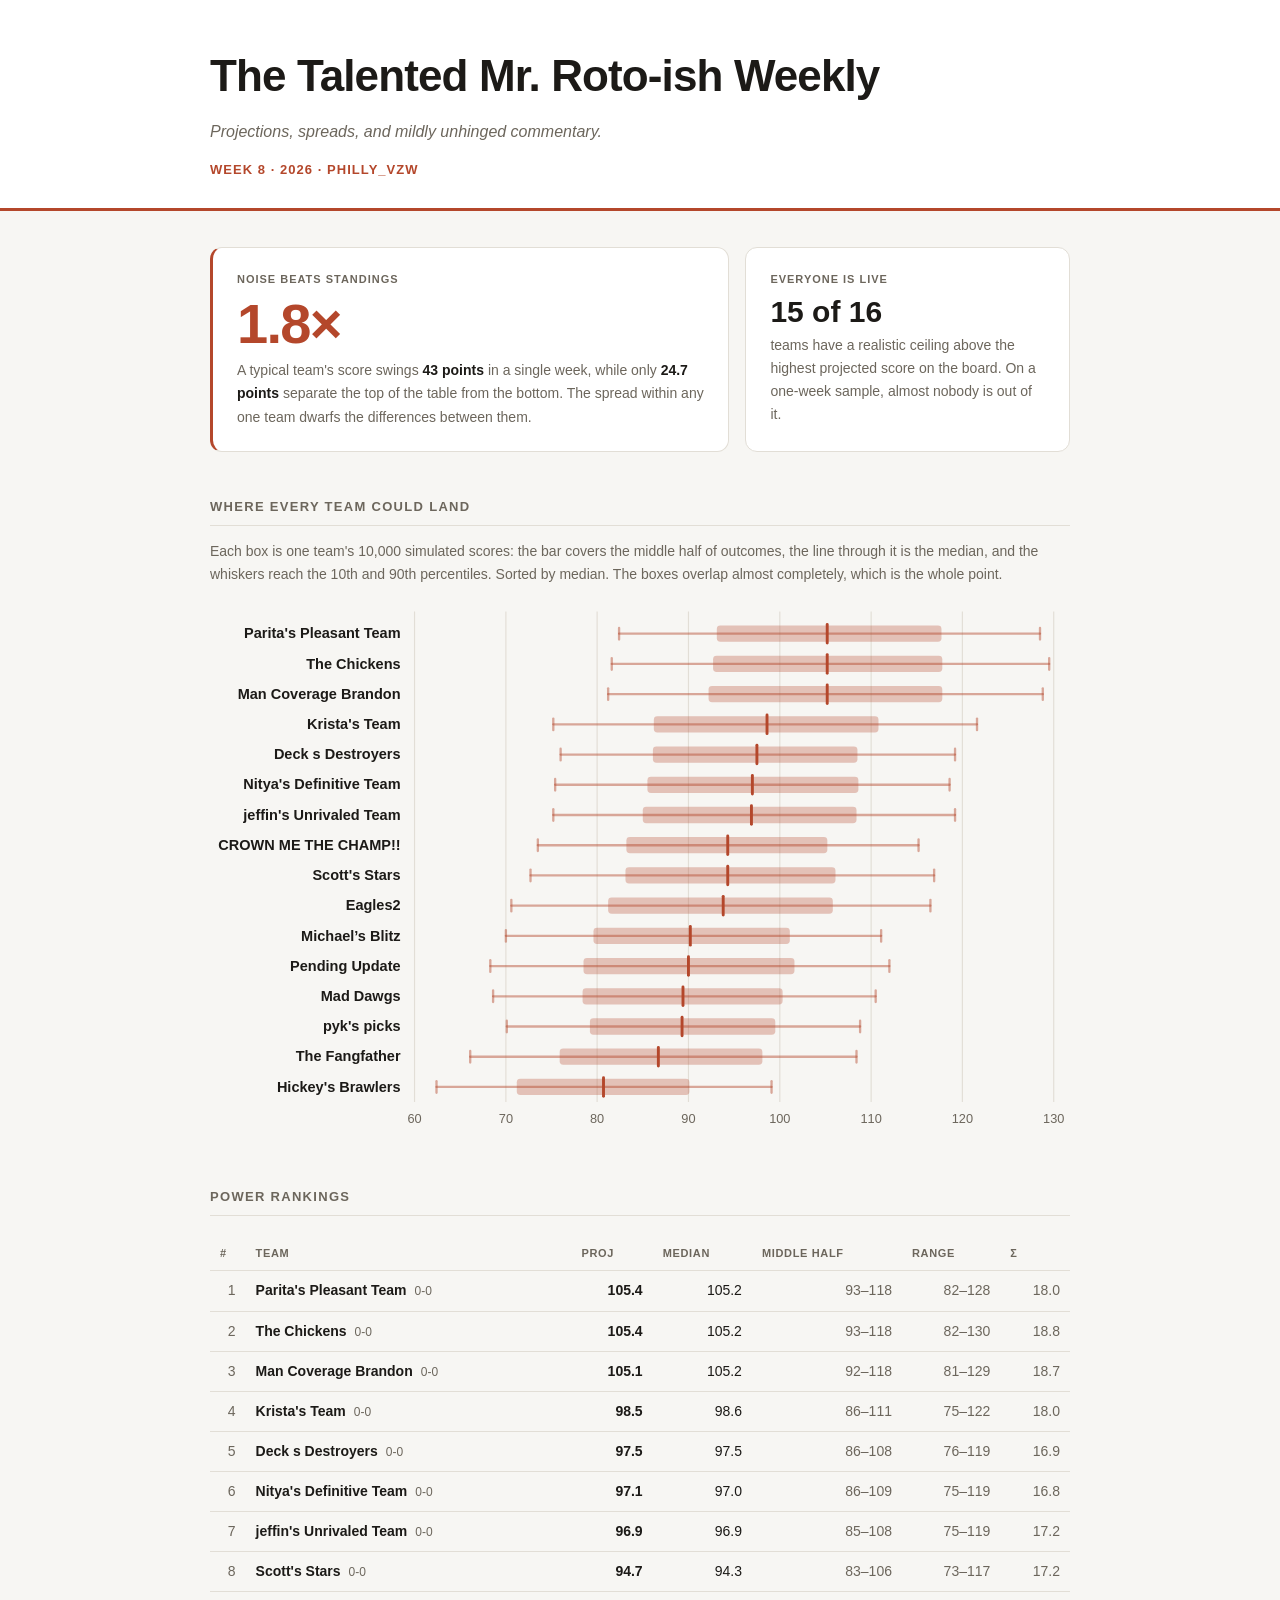
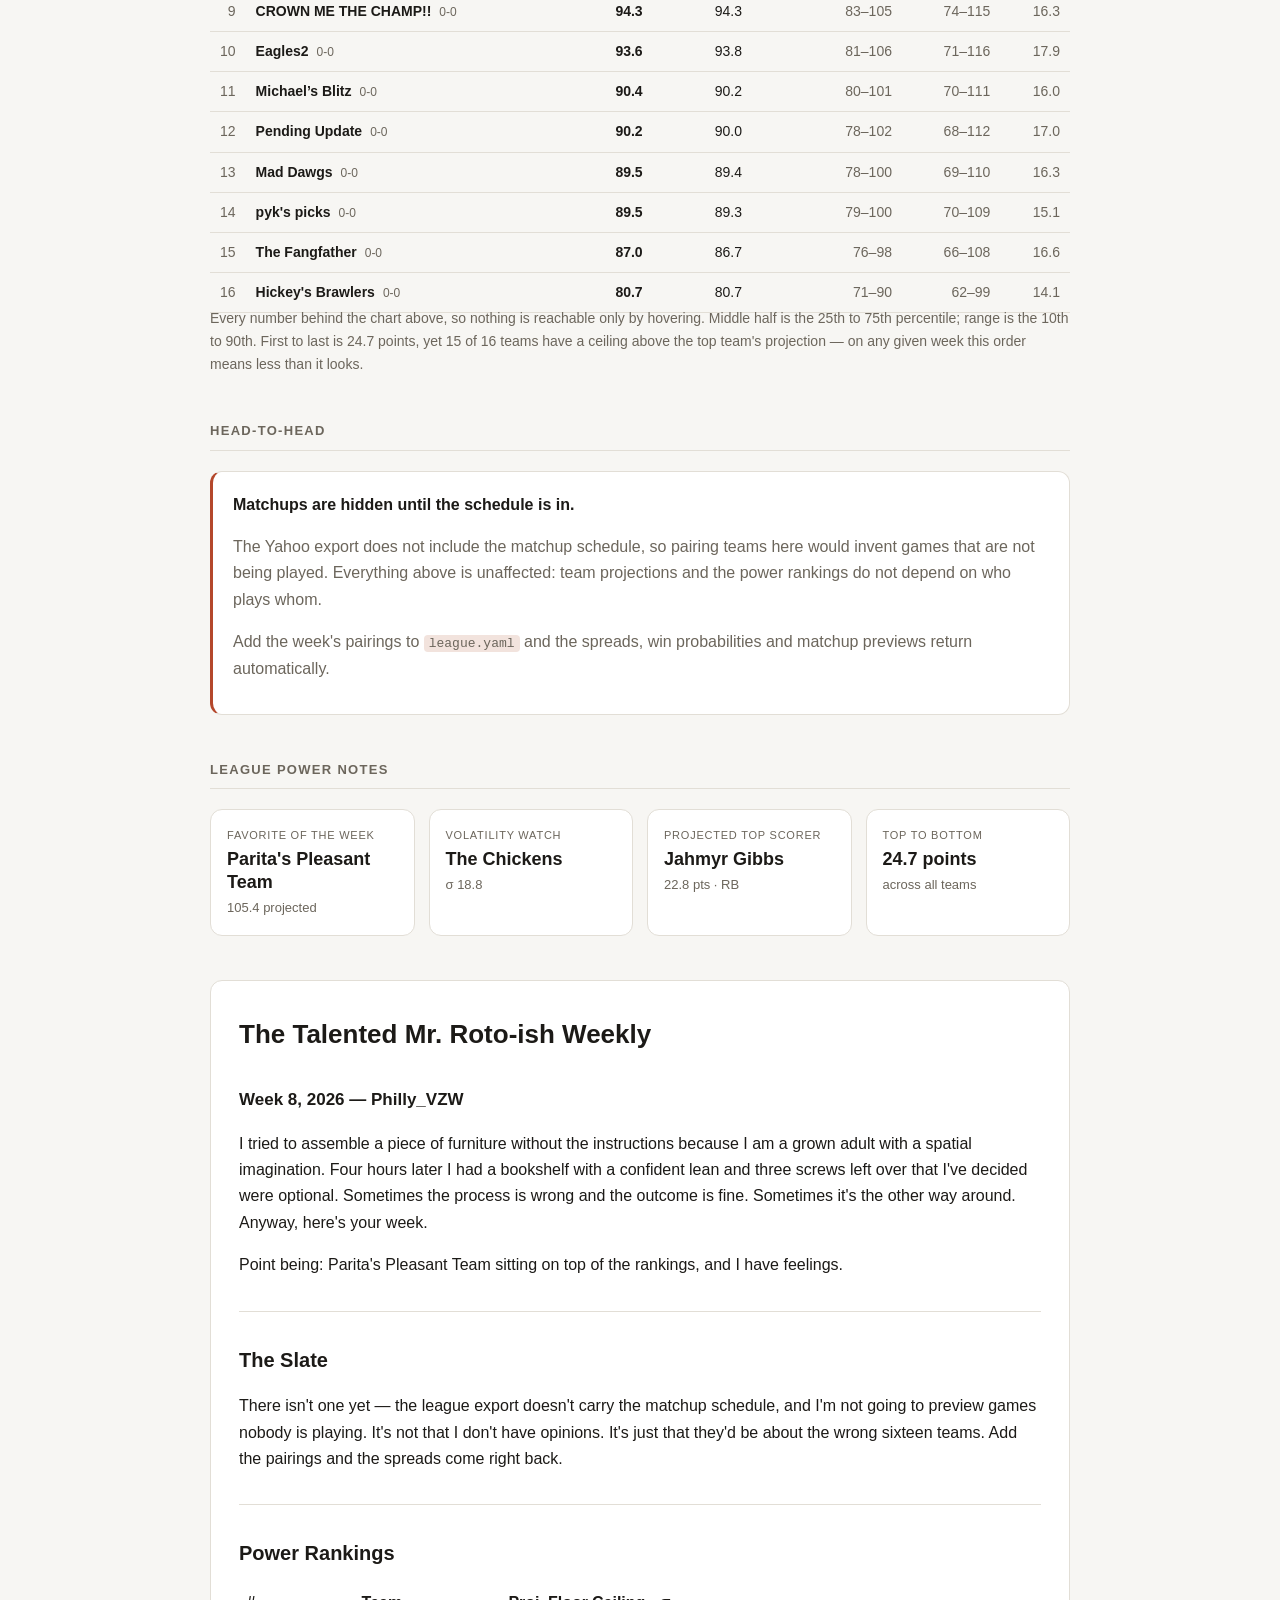
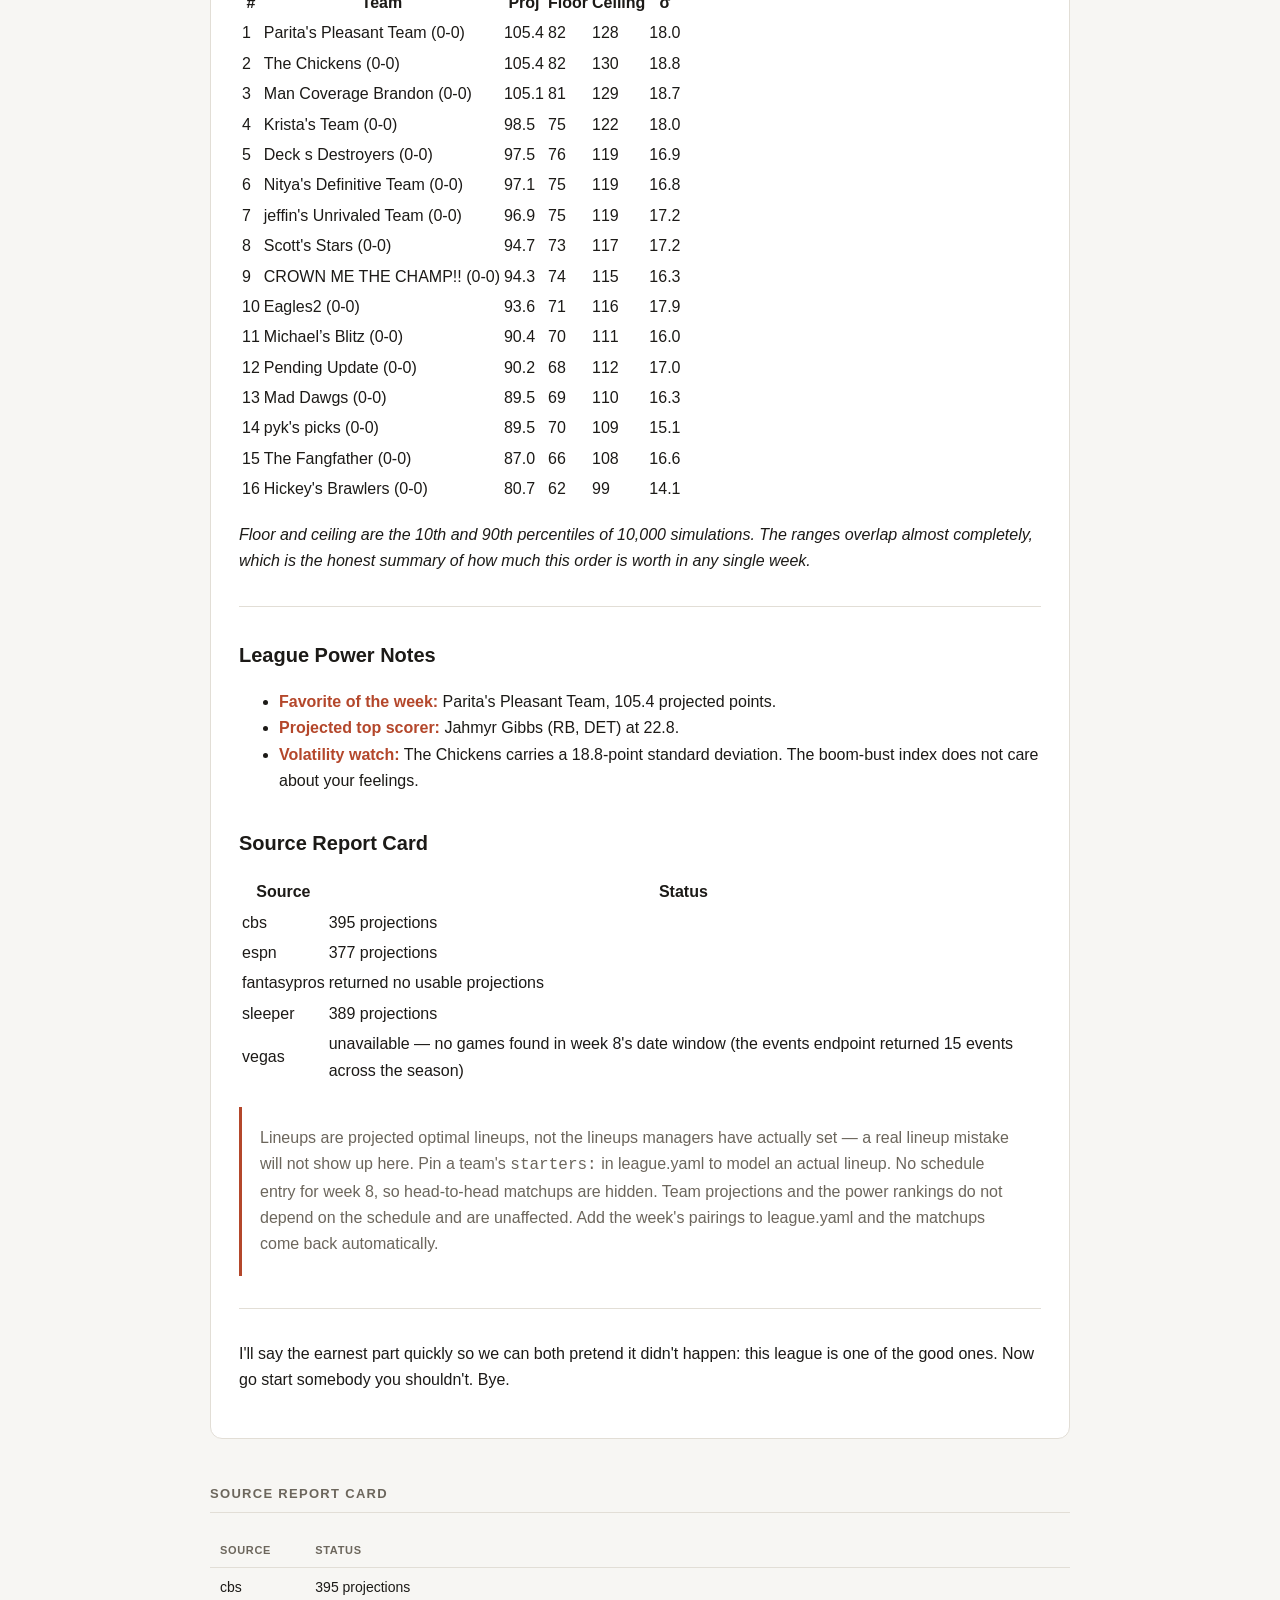
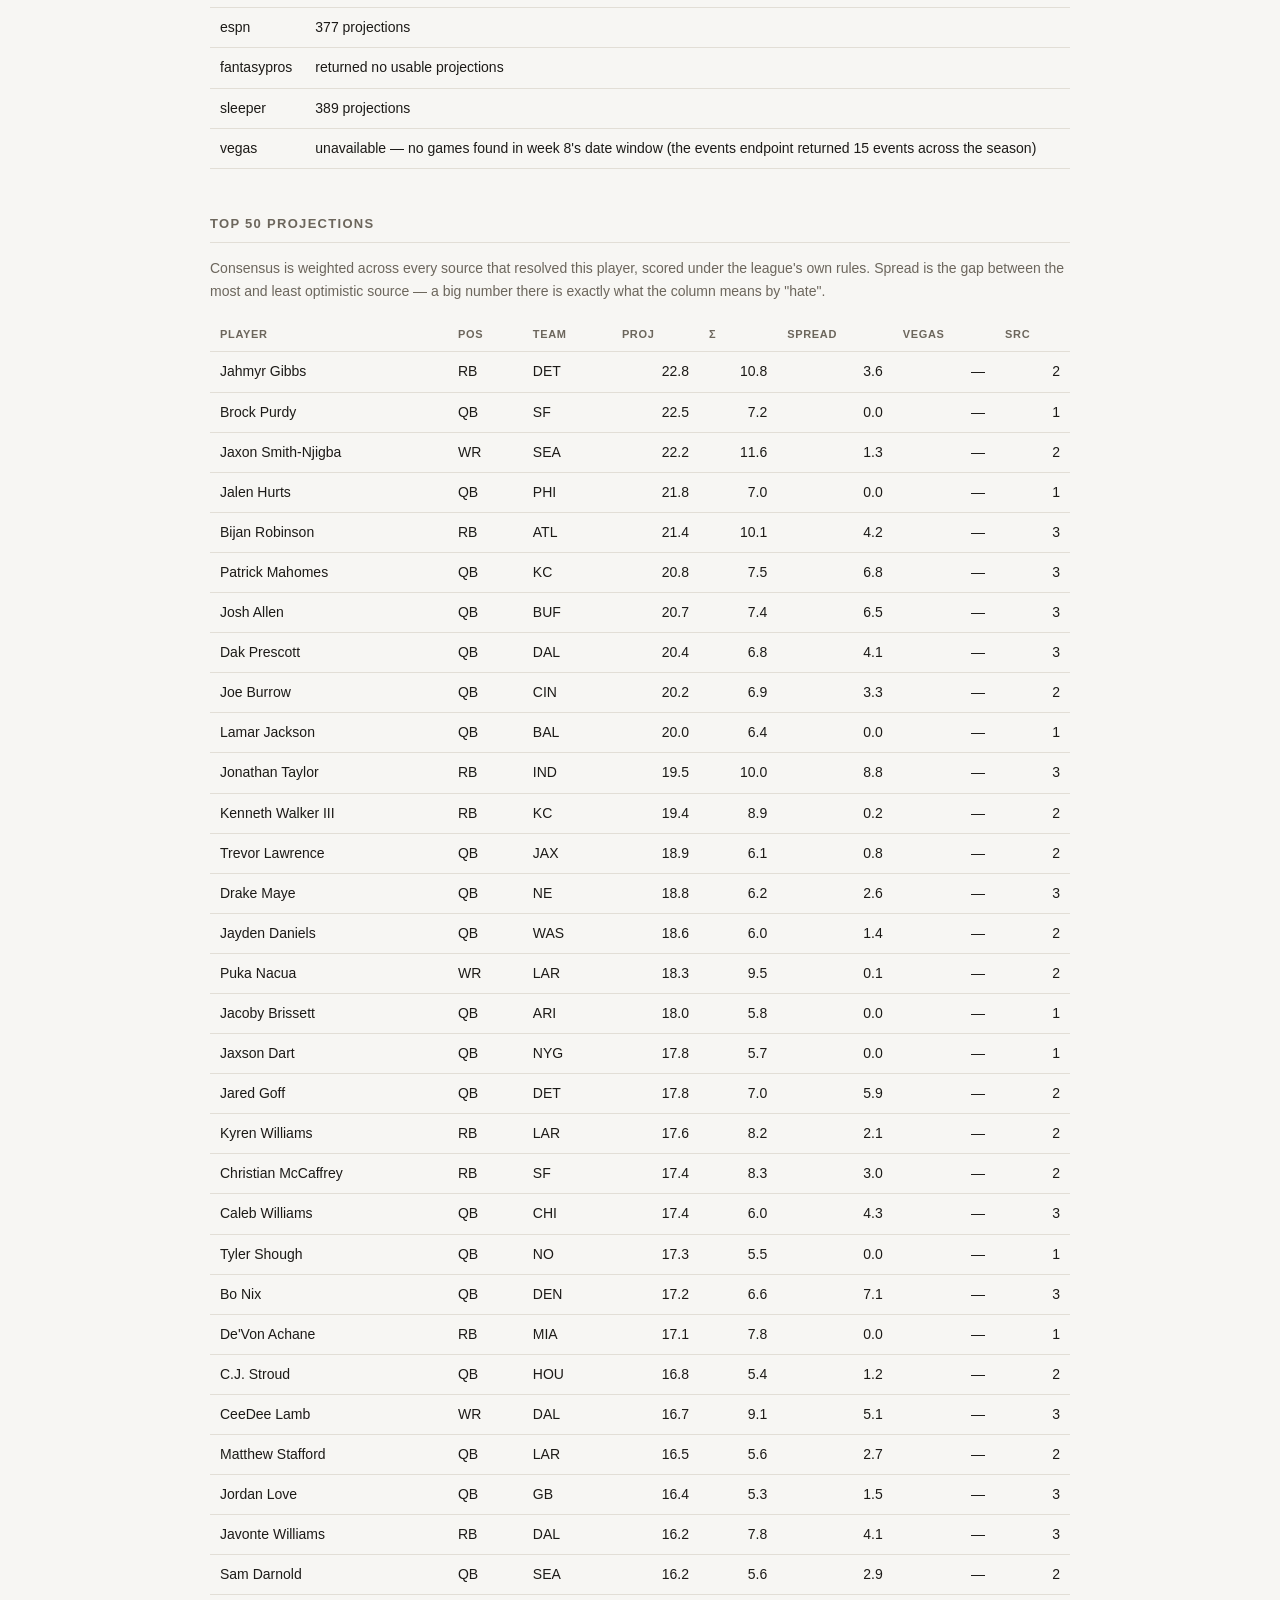
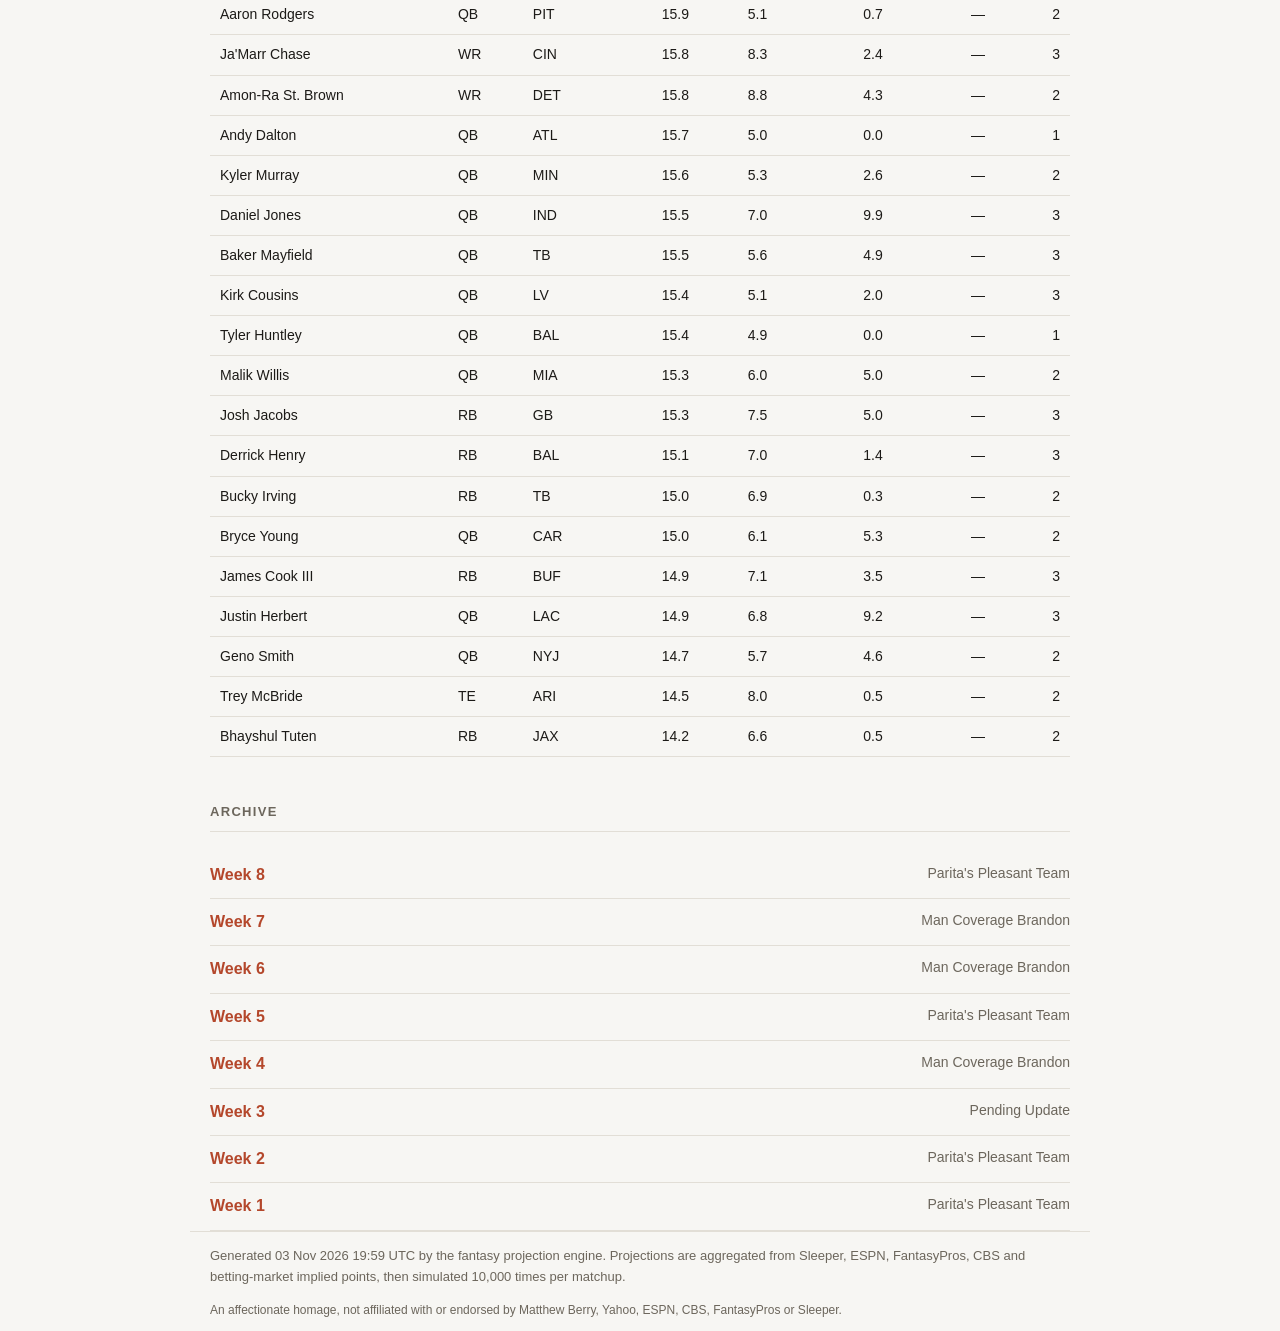
<file: docs/week-8.html>
<!DOCTYPE html>
<html lang="en">
<head>
<meta charset="utf-8">
<meta name="viewport" content="width=device-width, initial-scale=1">
<title>Week 8 — The Talented Mr. Roto-ish Weekly</title>
<meta name="description" content="Projections, spreads, and mildly unhinged commentary.">
<link rel="stylesheet" href="style.css">
</head>
<body>
<header class="masthead">
  <div class="wrap">
    <h1>The Talented Mr. Roto-ish Weekly</h1>
    <p class="tagline">Projections, spreads, and mildly unhinged commentary.</p>
    <p class="subtitle">Week 8 · 2026 · Philly_VZW</p>
  </div>
</header>
<main class="wrap">

<section class="exec">
  <div class="exec-hero">
    <span class="exec-label">Noise beats standings</span>
    <span class="exec-figure">1.8&times;</span>
    <p class="exec-sub">A typical team's score swings <strong>43 points</strong> in a
    single week, while only <strong>24.7 points</strong> separate the top of the table from
    the bottom. The spread within any one team dwarfs the differences between them.</p>
  </div>
  <div class="exec-tile">
    <span class="exec-label">Everyone is live</span>
    <span class="exec-tile-figure">15 of 16</span>
    <p class="exec-sub">teams have a realistic ceiling above the highest projected score on the
    board. On a one-week sample, almost nobody is out of it.</p>
  </div>
</section>
<section><h2 class="section-title">Where every team could land</h2><p class="note">Each box is one team's 10,000 simulated scores: the bar covers the middle half of outcomes, the line through it is the median, and the whiskers reach the 10th and 90th percentiles. Sorted by median. The boxes overlap almost completely, which is the whole point.</p><div class="scroll bp-wrap"><svg class="boxplot" viewBox="0 0 740 466" role="list" aria-label="Projected score distribution for each team" preserveAspectRatio="xMinYMin meet"><line class="bp-grid" x1="176.0" y1="10" x2="176.0" y2="432.0"/><text class="bp-tick" x="176.0" y="450.0">60</text><line class="bp-grid" x1="254.6" y1="10" x2="254.6" y2="432.0"/><text class="bp-tick" x="254.6" y="450.0">70</text><line class="bp-grid" x1="333.1" y1="10" x2="333.1" y2="432.0"/><text class="bp-tick" x="333.1" y="450.0">80</text><line class="bp-grid" x1="411.7" y1="10" x2="411.7" y2="432.0"/><text class="bp-tick" x="411.7" y="450.0">90</text><line class="bp-grid" x1="490.3" y1="10" x2="490.3" y2="432.0"/><text class="bp-tick" x="490.3" y="450.0">100</text><line class="bp-grid" x1="568.9" y1="10" x2="568.9" y2="432.0"/><text class="bp-tick" x="568.9" y="450.0">110</text><line class="bp-grid" x1="647.4" y1="10" x2="647.4" y2="432.0"/><text class="bp-tick" x="647.4" y="450.0">120</text><line class="bp-grid" x1="726.0" y1="10" x2="726.0" y2="432.0"/><text class="bp-tick" x="726.0" y="450.0">130</text><g class="bp-row" tabindex="0" role="listitem" data-readout="Parita&#x27;s Pleasant Team · median 105.2 · middle half 93–118 · range 82–128 · swing 46"><rect class="bp-hit" x="4" y="16.0" width="726" height="26"/><text class="bp-name" x="164" y="33.0">Parita&#x27;s Pleasant Team</text><line class="bp-whisker" x1="352.0" y1="29.0" x2="714.2" y2="29.0"/><line class="bp-cap" x1="352.0" y1="24.0" x2="352.0" y2="34.0"/><line class="bp-cap" x1="714.2" y1="24.0" x2="714.2" y2="34.0"/><rect class="bp-box" x="436.1" y="22.0" width="193.3" height="14" rx="3"/><line class="bp-median" x1="531.1" y1="21.0" x2="531.1" y2="37.0"/></g><g class="bp-row" tabindex="0" role="listitem" data-readout="The Chickens · median 105.2 · middle half 93–118 · range 82–130 · swing 48"><rect class="bp-hit" x="4" y="42.0" width="726" height="26"/><text class="bp-name" x="164" y="59.0">The Chickens</text><line class="bp-whisker" x1="345.7" y1="55.0" x2="722.1" y2="55.0"/><line class="bp-cap" x1="345.7" y1="50.0" x2="345.7" y2="60.0"/><line class="bp-cap" x1="722.1" y1="50.0" x2="722.1" y2="60.0"/><rect class="bp-box" x="432.9" y="48.0" width="197.2" height="14" rx="3"/><line class="bp-median" x1="531.1" y1="47.0" x2="531.1" y2="63.0"/></g><g class="bp-row" tabindex="0" role="listitem" data-readout="Man Coverage Brandon · median 105.2 · middle half 92–118 · range 81–129 · swing 48"><rect class="bp-hit" x="4" y="68.0" width="726" height="26"/><text class="bp-name" x="164" y="85.0">Man Coverage Brandon</text><line class="bp-whisker" x1="342.6" y1="81.0" x2="716.6" y2="81.0"/><line class="bp-cap" x1="342.6" y1="76.0" x2="342.6" y2="86.0"/><line class="bp-cap" x1="716.6" y1="76.0" x2="716.6" y2="86.0"/><rect class="bp-box" x="429.0" y="74.0" width="201.1" height="14" rx="3"/><line class="bp-median" x1="531.1" y1="73.0" x2="531.1" y2="89.0"/></g><g class="bp-row" tabindex="0" role="listitem" data-readout="Krista&#x27;s Team · median 98.6 · middle half 86–111 · range 75–122 · swing 46"><rect class="bp-hit" x="4" y="94.0" width="726" height="26"/><text class="bp-name" x="164" y="111.0">Krista&#x27;s Team</text><line class="bp-whisker" x1="295.4" y1="107.0" x2="660.0" y2="107.0"/><line class="bp-cap" x1="295.4" y1="102.0" x2="295.4" y2="112.0"/><line class="bp-cap" x1="660.0" y1="102.0" x2="660.0" y2="112.0"/><rect class="bp-box" x="381.9" y="100.0" width="193.3" height="14" rx="3"/><line class="bp-median" x1="479.3" y1="99.0" x2="479.3" y2="115.0"/></g><g class="bp-row" tabindex="0" role="listitem" data-readout="Deck s Destroyers · median 97.5 · middle half 86–108 · range 76–119 · swing 43"><rect class="bp-hit" x="4" y="120.0" width="726" height="26"/><text class="bp-name" x="164" y="137.0">Deck s Destroyers</text><line class="bp-whisker" x1="301.7" y1="133.0" x2="641.1" y2="133.0"/><line class="bp-cap" x1="301.7" y1="128.0" x2="301.7" y2="138.0"/><line class="bp-cap" x1="641.1" y1="128.0" x2="641.1" y2="138.0"/><rect class="bp-box" x="381.1" y="126.0" width="176.0" height="14" rx="3"/><line class="bp-median" x1="470.6" y1="125.0" x2="470.6" y2="141.0"/></g><g class="bp-row" tabindex="0" role="listitem" data-readout="Nitya&#x27;s Definitive Team · median 97.0 · middle half 86–109 · range 75–119 · swing 43"><rect class="bp-hit" x="4" y="146.0" width="726" height="26"/><text class="bp-name" x="164" y="163.0">Nitya&#x27;s Definitive Team</text><line class="bp-whisker" x1="297.0" y1="159.0" x2="636.4" y2="159.0"/><line class="bp-cap" x1="297.0" y1="154.0" x2="297.0" y2="164.0"/><line class="bp-cap" x1="636.4" y1="154.0" x2="636.4" y2="164.0"/><rect class="bp-box" x="376.4" y="152.0" width="181.5" height="14" rx="3"/><line class="bp-median" x1="466.7" y1="151.0" x2="466.7" y2="167.0"/></g><g class="bp-row" tabindex="0" role="listitem" data-readout="jeffin&#x27;s Unrivaled Team · median 96.9 · middle half 85–108 · range 75–119 · swing 44"><rect class="bp-hit" x="4" y="172.0" width="726" height="26"/><text class="bp-name" x="164" y="189.0">jeffin&#x27;s Unrivaled Team</text><line class="bp-whisker" x1="295.4" y1="185.0" x2="641.1" y2="185.0"/><line class="bp-cap" x1="295.4" y1="180.0" x2="295.4" y2="190.0"/><line class="bp-cap" x1="641.1" y1="180.0" x2="641.1" y2="190.0"/><rect class="bp-box" x="372.4" y="178.0" width="183.9" height="14" rx="3"/><line class="bp-median" x1="465.9" y1="177.0" x2="465.9" y2="193.0"/></g><g class="bp-row" tabindex="0" role="listitem" data-readout="CROWN ME THE CHAMP!! · median 94.3 · middle half 83–105 · range 74–115 · swing 42"><rect class="bp-hit" x="4" y="198.0" width="726" height="26"/><text class="bp-name" x="164" y="215.0">CROWN ME THE CHAMP!!</text><line class="bp-whisker" x1="282.1" y1="211.0" x2="609.7" y2="211.0"/><line class="bp-cap" x1="282.1" y1="206.0" x2="282.1" y2="216.0"/><line class="bp-cap" x1="609.7" y1="206.0" x2="609.7" y2="216.0"/><rect class="bp-box" x="358.3" y="204.0" width="172.9" height="14" rx="3"/><line class="bp-median" x1="445.5" y1="203.0" x2="445.5" y2="219.0"/></g><g class="bp-row" tabindex="0" role="listitem" data-readout="Scott&#x27;s Stars · median 94.3 · middle half 83–106 · range 73–117 · swing 44"><rect class="bp-hit" x="4" y="224.0" width="726" height="26"/><text class="bp-name" x="164" y="241.0">Scott&#x27;s Stars</text><line class="bp-whisker" x1="275.8" y1="237.0" x2="623.1" y2="237.0"/><line class="bp-cap" x1="275.8" y1="232.0" x2="275.8" y2="242.0"/><line class="bp-cap" x1="623.1" y1="232.0" x2="623.1" y2="242.0"/><rect class="bp-box" x="357.5" y="230.0" width="180.7" height="14" rx="3"/><line class="bp-median" x1="445.5" y1="229.0" x2="445.5" y2="245.0"/></g><g class="bp-row" tabindex="0" role="listitem" data-readout="Eagles2 · median 93.8 · middle half 81–106 · range 71–116 · swing 46"><rect class="bp-hit" x="4" y="250.0" width="726" height="26"/><text class="bp-name" x="164" y="267.0">Eagles2</text><line class="bp-whisker" x1="259.3" y1="263.0" x2="619.9" y2="263.0"/><line class="bp-cap" x1="259.3" y1="258.0" x2="259.3" y2="268.0"/><line class="bp-cap" x1="619.9" y1="258.0" x2="619.9" y2="268.0"/><rect class="bp-box" x="342.6" y="256.0" width="193.3" height="14" rx="3"/><line class="bp-median" x1="441.6" y1="255.0" x2="441.6" y2="271.0"/></g><g class="bp-row" tabindex="0" role="listitem" data-readout="Michael’s Blitz · median 90.2 · middle half 80–101 · range 70–111 · swing 41"><rect class="bp-hit" x="4" y="276.0" width="726" height="26"/><text class="bp-name" x="164" y="293.0">Michael’s Blitz</text><line class="bp-whisker" x1="254.6" y1="289.0" x2="577.5" y2="289.0"/><line class="bp-cap" x1="254.6" y1="284.0" x2="254.6" y2="294.0"/><line class="bp-cap" x1="577.5" y1="284.0" x2="577.5" y2="294.0"/><rect class="bp-box" x="330.0" y="282.0" width="168.9" height="14" rx="3"/><line class="bp-median" x1="413.3" y1="281.0" x2="413.3" y2="297.0"/></g><g class="bp-row" tabindex="0" role="listitem" data-readout="Pending Update · median 90.0 · middle half 78–102 · range 68–112 · swing 44"><rect class="bp-hit" x="4" y="302.0" width="726" height="26"/><text class="bp-name" x="164" y="319.0">Pending Update</text><line class="bp-whisker" x1="241.2" y1="315.0" x2="584.6" y2="315.0"/><line class="bp-cap" x1="241.2" y1="310.0" x2="241.2" y2="320.0"/><line class="bp-cap" x1="584.6" y1="310.0" x2="584.6" y2="320.0"/><rect class="bp-box" x="321.4" y="308.0" width="181.5" height="14" rx="3"/><line class="bp-median" x1="411.7" y1="307.0" x2="411.7" y2="323.0"/></g><g class="bp-row" tabindex="0" role="listitem" data-readout="Mad Dawgs · median 89.4 · middle half 78–100 · range 69–110 · swing 42"><rect class="bp-hit" x="4" y="328.0" width="726" height="26"/><text class="bp-name" x="164" y="345.0">Mad Dawgs</text><line class="bp-whisker" x1="243.6" y1="341.0" x2="572.8" y2="341.0"/><line class="bp-cap" x1="243.6" y1="336.0" x2="243.6" y2="346.0"/><line class="bp-cap" x1="572.8" y1="336.0" x2="572.8" y2="346.0"/><rect class="bp-box" x="320.6" y="334.0" width="172.1" height="14" rx="3"/><line class="bp-median" x1="407.0" y1="333.0" x2="407.0" y2="349.0"/></g><g class="bp-row" tabindex="0" role="listitem" data-readout="pyk&#x27;s picks · median 89.3 · middle half 79–100 · range 70–109 · swing 39"><rect class="bp-hit" x="4" y="354.0" width="726" height="26"/><text class="bp-name" x="164" y="371.0">pyk&#x27;s picks</text><line class="bp-whisker" x1="255.4" y1="367.0" x2="559.4" y2="367.0"/><line class="bp-cap" x1="255.4" y1="362.0" x2="255.4" y2="372.0"/><line class="bp-cap" x1="559.4" y1="362.0" x2="559.4" y2="372.0"/><rect class="bp-box" x="326.9" y="360.0" width="159.5" height="14" rx="3"/><line class="bp-median" x1="406.2" y1="359.0" x2="406.2" y2="375.0"/></g><g class="bp-row" tabindex="0" role="listitem" data-readout="The Fangfather · median 86.7 · middle half 76–98 · range 66–108 · swing 42"><rect class="bp-hit" x="4" y="380.0" width="726" height="26"/><text class="bp-name" x="164" y="397.0">The Fangfather</text><line class="bp-whisker" x1="223.9" y1="393.0" x2="556.3" y2="393.0"/><line class="bp-cap" x1="223.9" y1="388.0" x2="223.9" y2="398.0"/><line class="bp-cap" x1="556.3" y1="388.0" x2="556.3" y2="398.0"/><rect class="bp-box" x="300.9" y="386.0" width="174.4" height="14" rx="3"/><line class="bp-median" x1="385.8" y1="385.0" x2="385.8" y2="401.0"/></g><g class="bp-row" tabindex="0" role="listitem" data-readout="Hickey&#x27;s Brawlers · median 80.7 · middle half 71–90 · range 62–99 · swing 37"><rect class="bp-hit" x="4" y="406.0" width="726" height="26"/><text class="bp-name" x="164" y="423.0">Hickey&#x27;s Brawlers</text><line class="bp-whisker" x1="194.9" y1="419.0" x2="483.2" y2="419.0"/><line class="bp-cap" x1="194.9" y1="414.0" x2="194.9" y2="424.0"/><line class="bp-cap" x1="483.2" y1="414.0" x2="483.2" y2="424.0"/><rect class="bp-box" x="264.0" y="412.0" width="148.5" height="14" rx="3"/><line class="bp-median" x1="338.6" y1="411.0" x2="338.6" y2="427.0"/></g></svg></div><div class="bp-tip" id="bp-tip" role="status" aria-live="polite" hidden></div></section>
<section><h2 class="section-title">Power Rankings</h2><div class="scroll"><table class="data rankings"><thead><tr><th class='num'>#</th><th>Team</th><th class='num'>Proj</th><th class='num'>Median</th><th class='num'>Middle half</th><th class='num'>Range</th><th class='num'>&sigma;</th></tr></thead><tbody><tr><td class='num rank'>1</td><td class='rank-team'>Parita&#x27;s Pleasant Team<span class='rank-record'>0-0</span></td><td class='num strong'>105.4</td><td class='num'>105.2</td><td class='num muted'>93&ndash;118</td><td class='num muted'>82&ndash;128</td><td class='num muted'>18.0</td></tr><tr><td class='num rank'>2</td><td class='rank-team'>The Chickens<span class='rank-record'>0-0</span></td><td class='num strong'>105.4</td><td class='num'>105.2</td><td class='num muted'>93&ndash;118</td><td class='num muted'>82&ndash;130</td><td class='num muted'>18.8</td></tr><tr><td class='num rank'>3</td><td class='rank-team'>Man Coverage Brandon<span class='rank-record'>0-0</span></td><td class='num strong'>105.1</td><td class='num'>105.2</td><td class='num muted'>92&ndash;118</td><td class='num muted'>81&ndash;129</td><td class='num muted'>18.7</td></tr><tr><td class='num rank'>4</td><td class='rank-team'>Krista&#x27;s Team<span class='rank-record'>0-0</span></td><td class='num strong'>98.5</td><td class='num'>98.6</td><td class='num muted'>86&ndash;111</td><td class='num muted'>75&ndash;122</td><td class='num muted'>18.0</td></tr><tr><td class='num rank'>5</td><td class='rank-team'>Deck s Destroyers<span class='rank-record'>0-0</span></td><td class='num strong'>97.5</td><td class='num'>97.5</td><td class='num muted'>86&ndash;108</td><td class='num muted'>76&ndash;119</td><td class='num muted'>16.9</td></tr><tr><td class='num rank'>6</td><td class='rank-team'>Nitya&#x27;s Definitive Team<span class='rank-record'>0-0</span></td><td class='num strong'>97.1</td><td class='num'>97.0</td><td class='num muted'>86&ndash;109</td><td class='num muted'>75&ndash;119</td><td class='num muted'>16.8</td></tr><tr><td class='num rank'>7</td><td class='rank-team'>jeffin&#x27;s Unrivaled Team<span class='rank-record'>0-0</span></td><td class='num strong'>96.9</td><td class='num'>96.9</td><td class='num muted'>85&ndash;108</td><td class='num muted'>75&ndash;119</td><td class='num muted'>17.2</td></tr><tr><td class='num rank'>8</td><td class='rank-team'>Scott&#x27;s Stars<span class='rank-record'>0-0</span></td><td class='num strong'>94.7</td><td class='num'>94.3</td><td class='num muted'>83&ndash;106</td><td class='num muted'>73&ndash;117</td><td class='num muted'>17.2</td></tr><tr><td class='num rank'>9</td><td class='rank-team'>CROWN ME THE CHAMP!!<span class='rank-record'>0-0</span></td><td class='num strong'>94.3</td><td class='num'>94.3</td><td class='num muted'>83&ndash;105</td><td class='num muted'>74&ndash;115</td><td class='num muted'>16.3</td></tr><tr><td class='num rank'>10</td><td class='rank-team'>Eagles2<span class='rank-record'>0-0</span></td><td class='num strong'>93.6</td><td class='num'>93.8</td><td class='num muted'>81&ndash;106</td><td class='num muted'>71&ndash;116</td><td class='num muted'>17.9</td></tr><tr><td class='num rank'>11</td><td class='rank-team'>Michael’s Blitz<span class='rank-record'>0-0</span></td><td class='num strong'>90.4</td><td class='num'>90.2</td><td class='num muted'>80&ndash;101</td><td class='num muted'>70&ndash;111</td><td class='num muted'>16.0</td></tr><tr><td class='num rank'>12</td><td class='rank-team'>Pending Update<span class='rank-record'>0-0</span></td><td class='num strong'>90.2</td><td class='num'>90.0</td><td class='num muted'>78&ndash;102</td><td class='num muted'>68&ndash;112</td><td class='num muted'>17.0</td></tr><tr><td class='num rank'>13</td><td class='rank-team'>Mad Dawgs<span class='rank-record'>0-0</span></td><td class='num strong'>89.5</td><td class='num'>89.4</td><td class='num muted'>78&ndash;100</td><td class='num muted'>69&ndash;110</td><td class='num muted'>16.3</td></tr><tr><td class='num rank'>14</td><td class='rank-team'>pyk&#x27;s picks<span class='rank-record'>0-0</span></td><td class='num strong'>89.5</td><td class='num'>89.3</td><td class='num muted'>79&ndash;100</td><td class='num muted'>70&ndash;109</td><td class='num muted'>15.1</td></tr><tr><td class='num rank'>15</td><td class='rank-team'>The Fangfather<span class='rank-record'>0-0</span></td><td class='num strong'>87.0</td><td class='num'>86.7</td><td class='num muted'>76&ndash;98</td><td class='num muted'>66&ndash;108</td><td class='num muted'>16.6</td></tr><tr><td class='num rank'>16</td><td class='rank-team'>Hickey&#x27;s Brawlers<span class='rank-record'>0-0</span></td><td class='num strong'>80.7</td><td class='num'>80.7</td><td class='num muted'>71&ndash;90</td><td class='num muted'>62&ndash;99</td><td class='num muted'>14.1</td></tr></tbody></table></div><p class="note">Every number behind the chart above, so nothing is reachable only by hovering. Middle half is the 25th to 75th percentile; range is the 10th to 90th. First to last is 24.7 points, yet 15 of 16 teams have a ceiling above the top team's projection — on any given week this order means less than it looks.</p></section>
<section><h2 class="section-title">Head-to-Head</h2><div class="pending"><p><strong>Matchups are hidden until the schedule is in.</strong></p><p>The Yahoo export does not include the matchup schedule, so pairing teams here would invent games that are not being played. Everything above is unaffected: team projections and the power rankings do not depend on who plays whom.</p><p>Add the week's pairings to <code>league.yaml</code> and the spreads, win probabilities and matchup previews return automatically.</p></div></section>
<section><h2 class="section-title">League Power Notes</h2><div class="tiles"><div class="tile"><span class="tile-label">Favorite of the week</span><span class="tile-value">Parita&#x27;s Pleasant Team</span><span class="tile-sub">105.4 projected</span></div><div class="tile"><span class="tile-label">Volatility watch</span><span class="tile-value">The Chickens</span><span class="tile-sub">&sigma; 18.8</span></div><div class="tile"><span class="tile-label">Projected top scorer</span><span class="tile-value">Jahmyr Gibbs</span><span class="tile-sub">22.8 pts · RB</span></div><div class="tile"><span class="tile-label">Top to bottom</span><span class="tile-value">24.7 points</span><span class="tile-sub">across all teams</span></div></div></section>
<section class="column"><h1>The Talented Mr. Roto-ish Weekly</h1>
<h3>Week 8, 2026 — Philly_VZW</h3>
<p>I tried to assemble a piece of furniture without the instructions because I am a grown adult with a spatial imagination. Four hours later I had a bookshelf with a confident lean and three screws left over that I've decided were optional. Sometimes the process is wrong and the outcome is fine. Sometimes it's the other way around. Anyway, here's your week.</p>
<p>Point being: Parita's Pleasant Team sitting on top of the rankings, and I have feelings.</p>
<hr>
<h2>The Slate</h2>
<p>There isn't one yet — the league export doesn't carry the matchup schedule, and I'm not going to preview games nobody is playing. It's not that I don't have opinions. It's just that they'd be about the wrong sixteen teams. Add the pairings and the spreads come right back.</p>
<hr>
<h2>Power Rankings</h2>
<table><thead><tr><th>#</th><th>Team</th><th>Proj</th><th>Floor</th><th>Ceiling</th><th>σ</th></tr></thead><tbody><tr><td>1</td><td>Parita's Pleasant Team (0-0)</td><td>105.4</td><td>82</td><td>128</td><td>18.0</td></tr><tr><td>2</td><td>The Chickens (0-0)</td><td>105.4</td><td>82</td><td>130</td><td>18.8</td></tr><tr><td>3</td><td>Man Coverage Brandon (0-0)</td><td>105.1</td><td>81</td><td>129</td><td>18.7</td></tr><tr><td>4</td><td>Krista's Team (0-0)</td><td>98.5</td><td>75</td><td>122</td><td>18.0</td></tr><tr><td>5</td><td>Deck s Destroyers (0-0)</td><td>97.5</td><td>76</td><td>119</td><td>16.9</td></tr><tr><td>6</td><td>Nitya's Definitive Team (0-0)</td><td>97.1</td><td>75</td><td>119</td><td>16.8</td></tr><tr><td>7</td><td>jeffin's Unrivaled Team (0-0)</td><td>96.9</td><td>75</td><td>119</td><td>17.2</td></tr><tr><td>8</td><td>Scott's Stars (0-0)</td><td>94.7</td><td>73</td><td>117</td><td>17.2</td></tr><tr><td>9</td><td>CROWN ME THE CHAMP!! (0-0)</td><td>94.3</td><td>74</td><td>115</td><td>16.3</td></tr><tr><td>10</td><td>Eagles2 (0-0)</td><td>93.6</td><td>71</td><td>116</td><td>17.9</td></tr><tr><td>11</td><td>Michael’s Blitz (0-0)</td><td>90.4</td><td>70</td><td>111</td><td>16.0</td></tr><tr><td>12</td><td>Pending Update (0-0)</td><td>90.2</td><td>68</td><td>112</td><td>17.0</td></tr><tr><td>13</td><td>Mad Dawgs (0-0)</td><td>89.5</td><td>69</td><td>110</td><td>16.3</td></tr><tr><td>14</td><td>pyk's picks (0-0)</td><td>89.5</td><td>70</td><td>109</td><td>15.1</td></tr><tr><td>15</td><td>The Fangfather (0-0)</td><td>87.0</td><td>66</td><td>108</td><td>16.6</td></tr><tr><td>16</td><td>Hickey's Brawlers (0-0)</td><td>80.7</td><td>62</td><td>99</td><td>14.1</td></tr></tbody></table>
<p><em>Floor and ceiling are the 10th and 90th percentiles of 10,000 simulations. The ranges overlap almost completely, which is the honest summary of how much this order is worth in any single week.</em></p>
<hr>
<h2>League Power Notes</h2>
<ul><li><strong>Favorite of the week:</strong> Parita's Pleasant Team, 105.4 projected points.</li><li><strong>Projected top scorer:</strong> Jahmyr Gibbs (RB, DET) at 22.8.</li><li><strong>Volatility watch:</strong> The Chickens carries a 18.8-point standard deviation. The boom-bust index does not care about your feelings.</li></ul>
<h2>Source Report Card</h2>
<table><thead><tr><th>Source</th><th>Status</th></tr></thead><tbody><tr><td>cbs</td><td>395 projections</td></tr><tr><td>espn</td><td>377 projections</td></tr><tr><td>fantasypros</td><td>returned no usable projections</td></tr><tr><td>sleeper</td><td>389 projections</td></tr><tr><td>vegas</td><td>unavailable — no games found in week 8's date window (the events endpoint returned 15 events across the season)</td></tr></tbody></table>
<blockquote><p>Lineups are projected optimal lineups, not the lineups managers have actually set — a real lineup mistake will not show up here. Pin a team's <code>starters:</code> in league.yaml to model an actual lineup. No schedule entry for week 8, so head-to-head matchups are hidden. Team projections and the power rankings do not depend on the schedule and are unaffected. Add the week's pairings to league.yaml and the matchups come back automatically.</p></blockquote>
<hr>
<p>I'll say the earnest part quickly so we can both pretend it didn't happen: this league is one of the good ones. Now go start somebody you shouldn't. Bye.</p></section>
<section><h2 class="section-title">Source Report Card</h2><table class="data"><thead><tr><th>Source</th><th>Status</th></tr></thead><tbody><tr><td>cbs</td><td>395 projections</td></tr><tr><td>espn</td><td>377 projections</td></tr><tr><td>fantasypros</td><td>returned no usable projections</td></tr><tr><td>sleeper</td><td>389 projections</td></tr><tr><td>vegas</td><td>unavailable — no games found in week 8&#x27;s date window (the events endpoint returned 15 events across the season)</td></tr></tbody></table></section>
<section><h2 class="section-title">Top 50 Projections</h2><p class="note">Consensus is weighted across every source that resolved this player, scored under the league's own rules. Spread is the gap between the most and least optimistic source — a big number there is exactly what the column means by "hate".</p><div class="scroll"><table class="data"><thead><tr><th>Player</th><th>Pos</th><th>Team</th><th>Proj</th><th>&sigma;</th><th>Spread</th><th>Vegas</th><th>Src</th></tr></thead><tbody><tr><td>Jahmyr Gibbs</td><td>RB</td><td>DET</td><td class='num'>22.8</td><td class='num'>10.8</td><td class='num'>3.6</td><td class='num'>&mdash;</td><td class='num'>2</td></tr><tr><td>Brock Purdy</td><td>QB</td><td>SF</td><td class='num'>22.5</td><td class='num'>7.2</td><td class='num'>0.0</td><td class='num'>&mdash;</td><td class='num'>1</td></tr><tr><td>Jaxon Smith-Njigba</td><td>WR</td><td>SEA</td><td class='num'>22.2</td><td class='num'>11.6</td><td class='num'>1.3</td><td class='num'>&mdash;</td><td class='num'>2</td></tr><tr><td>Jalen Hurts</td><td>QB</td><td>PHI</td><td class='num'>21.8</td><td class='num'>7.0</td><td class='num'>0.0</td><td class='num'>&mdash;</td><td class='num'>1</td></tr><tr><td>Bijan Robinson</td><td>RB</td><td>ATL</td><td class='num'>21.4</td><td class='num'>10.1</td><td class='num'>4.2</td><td class='num'>&mdash;</td><td class='num'>3</td></tr><tr><td>Patrick Mahomes</td><td>QB</td><td>KC</td><td class='num'>20.8</td><td class='num'>7.5</td><td class='num'>6.8</td><td class='num'>&mdash;</td><td class='num'>3</td></tr><tr><td>Josh Allen</td><td>QB</td><td>BUF</td><td class='num'>20.7</td><td class='num'>7.4</td><td class='num'>6.5</td><td class='num'>&mdash;</td><td class='num'>3</td></tr><tr><td>Dak Prescott</td><td>QB</td><td>DAL</td><td class='num'>20.4</td><td class='num'>6.8</td><td class='num'>4.1</td><td class='num'>&mdash;</td><td class='num'>3</td></tr><tr><td>Joe Burrow</td><td>QB</td><td>CIN</td><td class='num'>20.2</td><td class='num'>6.9</td><td class='num'>3.3</td><td class='num'>&mdash;</td><td class='num'>2</td></tr><tr><td>Lamar Jackson</td><td>QB</td><td>BAL</td><td class='num'>20.0</td><td class='num'>6.4</td><td class='num'>0.0</td><td class='num'>&mdash;</td><td class='num'>1</td></tr><tr><td>Jonathan Taylor</td><td>RB</td><td>IND</td><td class='num'>19.5</td><td class='num'>10.0</td><td class='num'>8.8</td><td class='num'>&mdash;</td><td class='num'>3</td></tr><tr><td>Kenneth Walker III</td><td>RB</td><td>KC</td><td class='num'>19.4</td><td class='num'>8.9</td><td class='num'>0.2</td><td class='num'>&mdash;</td><td class='num'>2</td></tr><tr><td>Trevor Lawrence</td><td>QB</td><td>JAX</td><td class='num'>18.9</td><td class='num'>6.1</td><td class='num'>0.8</td><td class='num'>&mdash;</td><td class='num'>2</td></tr><tr><td>Drake Maye</td><td>QB</td><td>NE</td><td class='num'>18.8</td><td class='num'>6.2</td><td class='num'>2.6</td><td class='num'>&mdash;</td><td class='num'>3</td></tr><tr><td>Jayden Daniels</td><td>QB</td><td>WAS</td><td class='num'>18.6</td><td class='num'>6.0</td><td class='num'>1.4</td><td class='num'>&mdash;</td><td class='num'>2</td></tr><tr><td>Puka Nacua</td><td>WR</td><td>LAR</td><td class='num'>18.3</td><td class='num'>9.5</td><td class='num'>0.1</td><td class='num'>&mdash;</td><td class='num'>2</td></tr><tr><td>Jacoby Brissett</td><td>QB</td><td>ARI</td><td class='num'>18.0</td><td class='num'>5.8</td><td class='num'>0.0</td><td class='num'>&mdash;</td><td class='num'>1</td></tr><tr><td>Jaxson Dart</td><td>QB</td><td>NYG</td><td class='num'>17.8</td><td class='num'>5.7</td><td class='num'>0.0</td><td class='num'>&mdash;</td><td class='num'>1</td></tr><tr><td>Jared Goff</td><td>QB</td><td>DET</td><td class='num'>17.8</td><td class='num'>7.0</td><td class='num'>5.9</td><td class='num'>&mdash;</td><td class='num'>2</td></tr><tr><td>Kyren Williams</td><td>RB</td><td>LAR</td><td class='num'>17.6</td><td class='num'>8.2</td><td class='num'>2.1</td><td class='num'>&mdash;</td><td class='num'>2</td></tr><tr><td>Christian McCaffrey</td><td>RB</td><td>SF</td><td class='num'>17.4</td><td class='num'>8.3</td><td class='num'>3.0</td><td class='num'>&mdash;</td><td class='num'>2</td></tr><tr><td>Caleb Williams</td><td>QB</td><td>CHI</td><td class='num'>17.4</td><td class='num'>6.0</td><td class='num'>4.3</td><td class='num'>&mdash;</td><td class='num'>3</td></tr><tr><td>Tyler Shough</td><td>QB</td><td>NO</td><td class='num'>17.3</td><td class='num'>5.5</td><td class='num'>0.0</td><td class='num'>&mdash;</td><td class='num'>1</td></tr><tr><td>Bo Nix</td><td>QB</td><td>DEN</td><td class='num'>17.2</td><td class='num'>6.6</td><td class='num'>7.1</td><td class='num'>&mdash;</td><td class='num'>3</td></tr><tr><td>De&#x27;Von Achane</td><td>RB</td><td>MIA</td><td class='num'>17.1</td><td class='num'>7.8</td><td class='num'>0.0</td><td class='num'>&mdash;</td><td class='num'>1</td></tr><tr><td>C.J. Stroud</td><td>QB</td><td>HOU</td><td class='num'>16.8</td><td class='num'>5.4</td><td class='num'>1.2</td><td class='num'>&mdash;</td><td class='num'>2</td></tr><tr><td>CeeDee Lamb</td><td>WR</td><td>DAL</td><td class='num'>16.7</td><td class='num'>9.1</td><td class='num'>5.1</td><td class='num'>&mdash;</td><td class='num'>3</td></tr><tr><td>Matthew Stafford</td><td>QB</td><td>LAR</td><td class='num'>16.5</td><td class='num'>5.6</td><td class='num'>2.7</td><td class='num'>&mdash;</td><td class='num'>2</td></tr><tr><td>Jordan Love</td><td>QB</td><td>GB</td><td class='num'>16.4</td><td class='num'>5.3</td><td class='num'>1.5</td><td class='num'>&mdash;</td><td class='num'>3</td></tr><tr><td>Javonte Williams</td><td>RB</td><td>DAL</td><td class='num'>16.2</td><td class='num'>7.8</td><td class='num'>4.1</td><td class='num'>&mdash;</td><td class='num'>3</td></tr><tr><td>Sam Darnold</td><td>QB</td><td>SEA</td><td class='num'>16.2</td><td class='num'>5.6</td><td class='num'>2.9</td><td class='num'>&mdash;</td><td class='num'>2</td></tr><tr><td>Aaron Rodgers</td><td>QB</td><td>PIT</td><td class='num'>15.9</td><td class='num'>5.1</td><td class='num'>0.7</td><td class='num'>&mdash;</td><td class='num'>2</td></tr><tr><td>Ja&#x27;Marr Chase</td><td>WR</td><td>CIN</td><td class='num'>15.8</td><td class='num'>8.3</td><td class='num'>2.4</td><td class='num'>&mdash;</td><td class='num'>3</td></tr><tr><td>Amon-Ra St. Brown</td><td>WR</td><td>DET</td><td class='num'>15.8</td><td class='num'>8.8</td><td class='num'>4.3</td><td class='num'>&mdash;</td><td class='num'>2</td></tr><tr><td>Andy Dalton</td><td>QB</td><td>ATL</td><td class='num'>15.7</td><td class='num'>5.0</td><td class='num'>0.0</td><td class='num'>&mdash;</td><td class='num'>1</td></tr><tr><td>Kyler Murray</td><td>QB</td><td>MIN</td><td class='num'>15.6</td><td class='num'>5.3</td><td class='num'>2.6</td><td class='num'>&mdash;</td><td class='num'>2</td></tr><tr><td>Daniel Jones</td><td>QB</td><td>IND</td><td class='num'>15.5</td><td class='num'>7.0</td><td class='num'>9.9</td><td class='num'>&mdash;</td><td class='num'>3</td></tr><tr><td>Baker Mayfield</td><td>QB</td><td>TB</td><td class='num'>15.5</td><td class='num'>5.6</td><td class='num'>4.9</td><td class='num'>&mdash;</td><td class='num'>3</td></tr><tr><td>Kirk Cousins</td><td>QB</td><td>LV</td><td class='num'>15.4</td><td class='num'>5.1</td><td class='num'>2.0</td><td class='num'>&mdash;</td><td class='num'>3</td></tr><tr><td>Tyler Huntley</td><td>QB</td><td>BAL</td><td class='num'>15.4</td><td class='num'>4.9</td><td class='num'>0.0</td><td class='num'>&mdash;</td><td class='num'>1</td></tr><tr><td>Malik Willis</td><td>QB</td><td>MIA</td><td class='num'>15.3</td><td class='num'>6.0</td><td class='num'>5.0</td><td class='num'>&mdash;</td><td class='num'>2</td></tr><tr><td>Josh Jacobs</td><td>RB</td><td>GB</td><td class='num'>15.3</td><td class='num'>7.5</td><td class='num'>5.0</td><td class='num'>&mdash;</td><td class='num'>3</td></tr><tr><td>Derrick Henry</td><td>RB</td><td>BAL</td><td class='num'>15.1</td><td class='num'>7.0</td><td class='num'>1.4</td><td class='num'>&mdash;</td><td class='num'>3</td></tr><tr><td>Bucky Irving</td><td>RB</td><td>TB</td><td class='num'>15.0</td><td class='num'>6.9</td><td class='num'>0.3</td><td class='num'>&mdash;</td><td class='num'>2</td></tr><tr><td>Bryce Young</td><td>QB</td><td>CAR</td><td class='num'>15.0</td><td class='num'>6.1</td><td class='num'>5.3</td><td class='num'>&mdash;</td><td class='num'>2</td></tr><tr><td>James Cook III</td><td>RB</td><td>BUF</td><td class='num'>14.9</td><td class='num'>7.1</td><td class='num'>3.5</td><td class='num'>&mdash;</td><td class='num'>3</td></tr><tr><td>Justin Herbert</td><td>QB</td><td>LAC</td><td class='num'>14.9</td><td class='num'>6.8</td><td class='num'>9.2</td><td class='num'>&mdash;</td><td class='num'>3</td></tr><tr><td>Geno Smith</td><td>QB</td><td>NYJ</td><td class='num'>14.7</td><td class='num'>5.7</td><td class='num'>4.6</td><td class='num'>&mdash;</td><td class='num'>2</td></tr><tr><td>Trey McBride</td><td>TE</td><td>ARI</td><td class='num'>14.5</td><td class='num'>8.0</td><td class='num'>0.5</td><td class='num'>&mdash;</td><td class='num'>2</td></tr><tr><td>Bhayshul Tuten</td><td>RB</td><td>JAX</td><td class='num'>14.2</td><td class='num'>6.6</td><td class='num'>0.5</td><td class='num'>&mdash;</td><td class='num'>2</td></tr></tbody></table></div></section>
<section><h2 class="section-title">Archive</h2><ul class="archive"><li><a href="week-8.html">Week 8</a><span class="archive-meta">Parita&#x27;s Pleasant Team</span></li><li><a href="week-7.html">Week 7</a><span class="archive-meta">Man Coverage Brandon</span></li><li><a href="week-6.html">Week 6</a><span class="archive-meta">Man Coverage Brandon</span></li><li><a href="week-5.html">Week 5</a><span class="archive-meta">Parita&#x27;s Pleasant Team</span></li><li><a href="week-4.html">Week 4</a><span class="archive-meta">Man Coverage Brandon</span></li><li><a href="week-3.html">Week 3</a><span class="archive-meta">Pending Update</span></li><li><a href="week-2.html">Week 2</a><span class="archive-meta">Parita&#x27;s Pleasant Team</span></li><li><a href="week-1.html">Week 1</a><span class="archive-meta">Parita&#x27;s Pleasant Team</span></li></ul></section>
</main>
<script>
(function () {
  var tip = document.getElementById("bp-tip");
  var wrap = document.querySelector(".bp-wrap");
  if (!tip || !wrap) return;

  function show(row, clientX) {
    // textContent, never innerHTML: team names are user-supplied text.
    tip.textContent = row.getAttribute("data-readout") || "";
    tip.hidden = false;
    var box = wrap.getBoundingClientRect();
    var rowBox = row.getBoundingClientRect();
    var x = (clientX === undefined ? rowBox.left + rowBox.width / 2 : clientX) - box.left;
    tip.style.left = Math.max(4, Math.min(x + 12, box.width - tip.offsetWidth - 4)) + "px";
    tip.style.top = (rowBox.top - box.top + rowBox.height + 6) + "px";
  }
  function hide() { tip.hidden = true; }

  wrap.querySelectorAll(".bp-row").forEach(function (row) {
    row.addEventListener("pointermove", function (e) { show(row, e.clientX); });
    row.addEventListener("pointerleave", hide);
    row.addEventListener("focus", function () { show(row); });
    row.addEventListener("blur", hide);
  });
  wrap.addEventListener("pointerleave", hide);
})();
</script>
<footer class="wrap">
  <p>Generated 03 Nov 2026 19:59 UTC by the fantasy projection engine. Projections are aggregated from
  Sleeper, ESPN, FantasyPros, CBS and betting-market implied points, then simulated 10,000 times
  per matchup.</p>
  <p class="disclaimer">An affectionate homage, not affiliated with or endorsed by Matthew Berry,
  Yahoo, ESPN, CBS, FantasyPros or Sleeper.</p>
</footer>
</body>
</html>
</file>
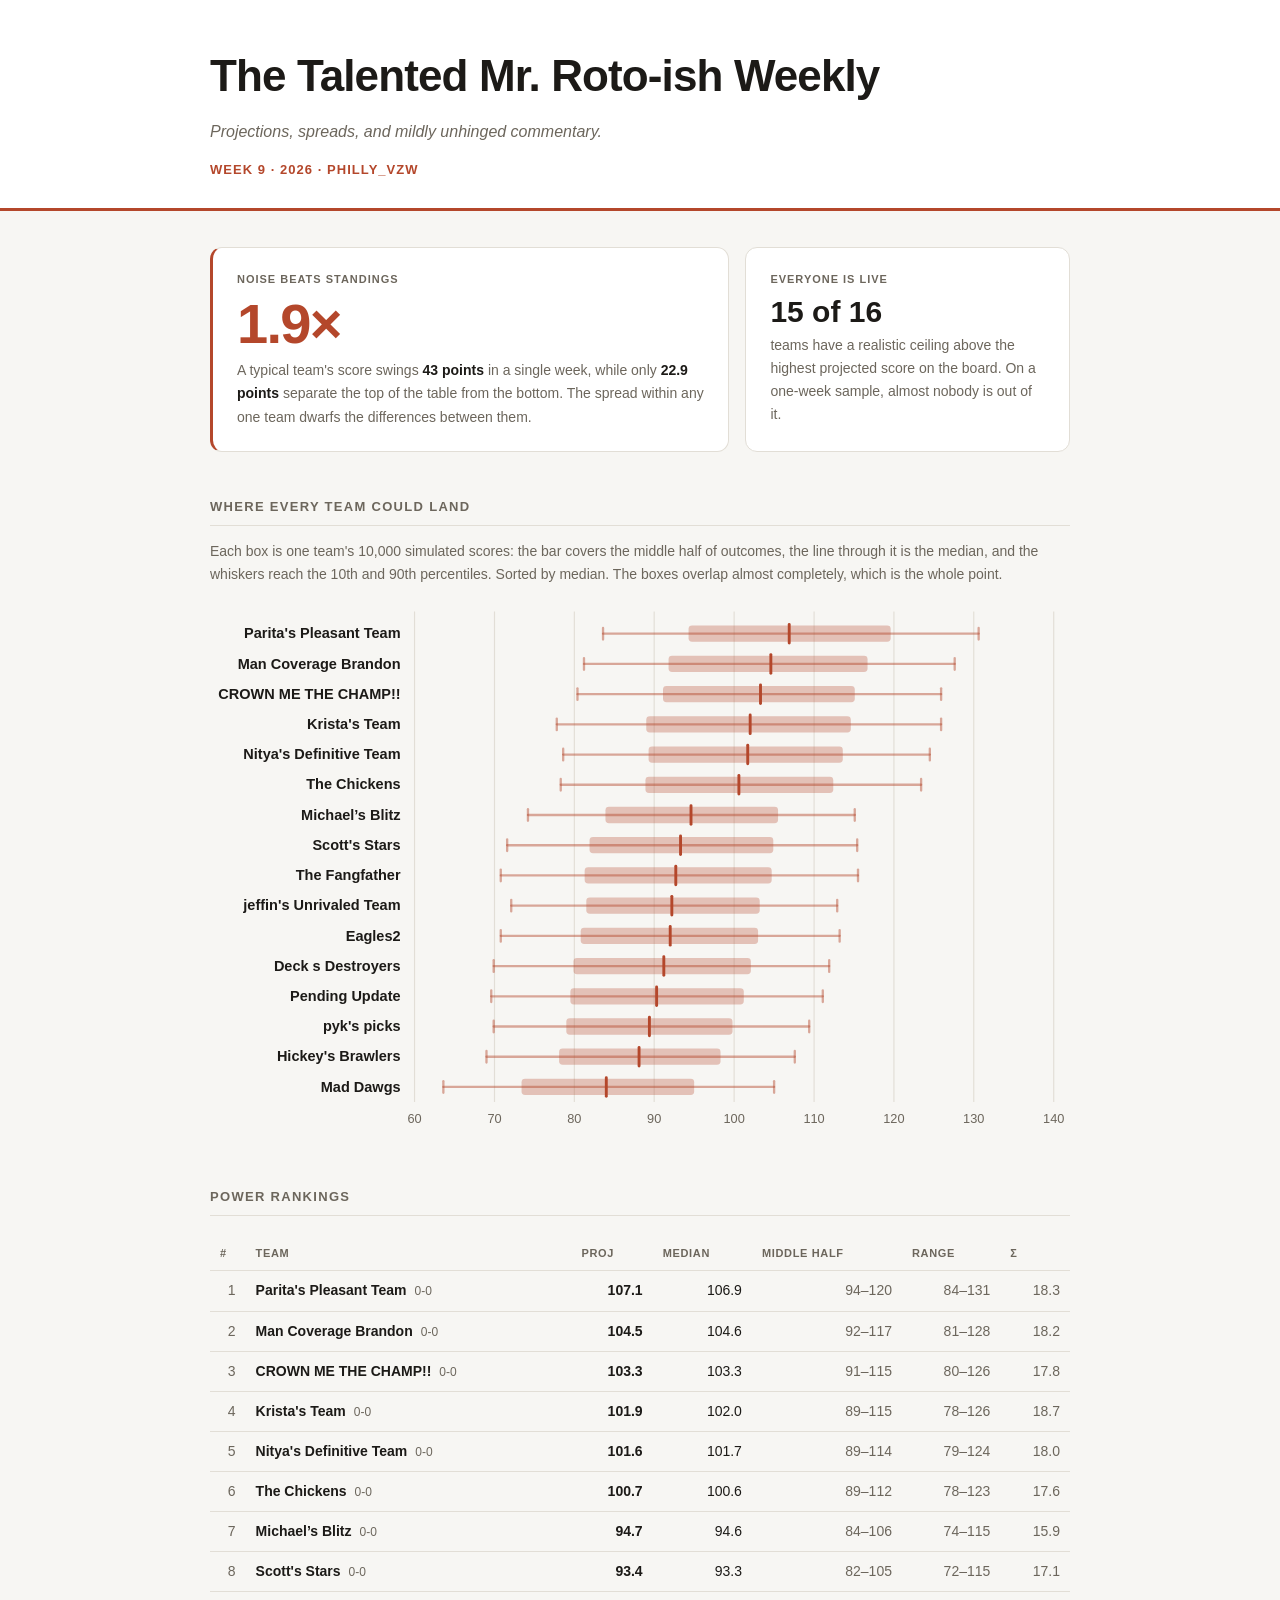
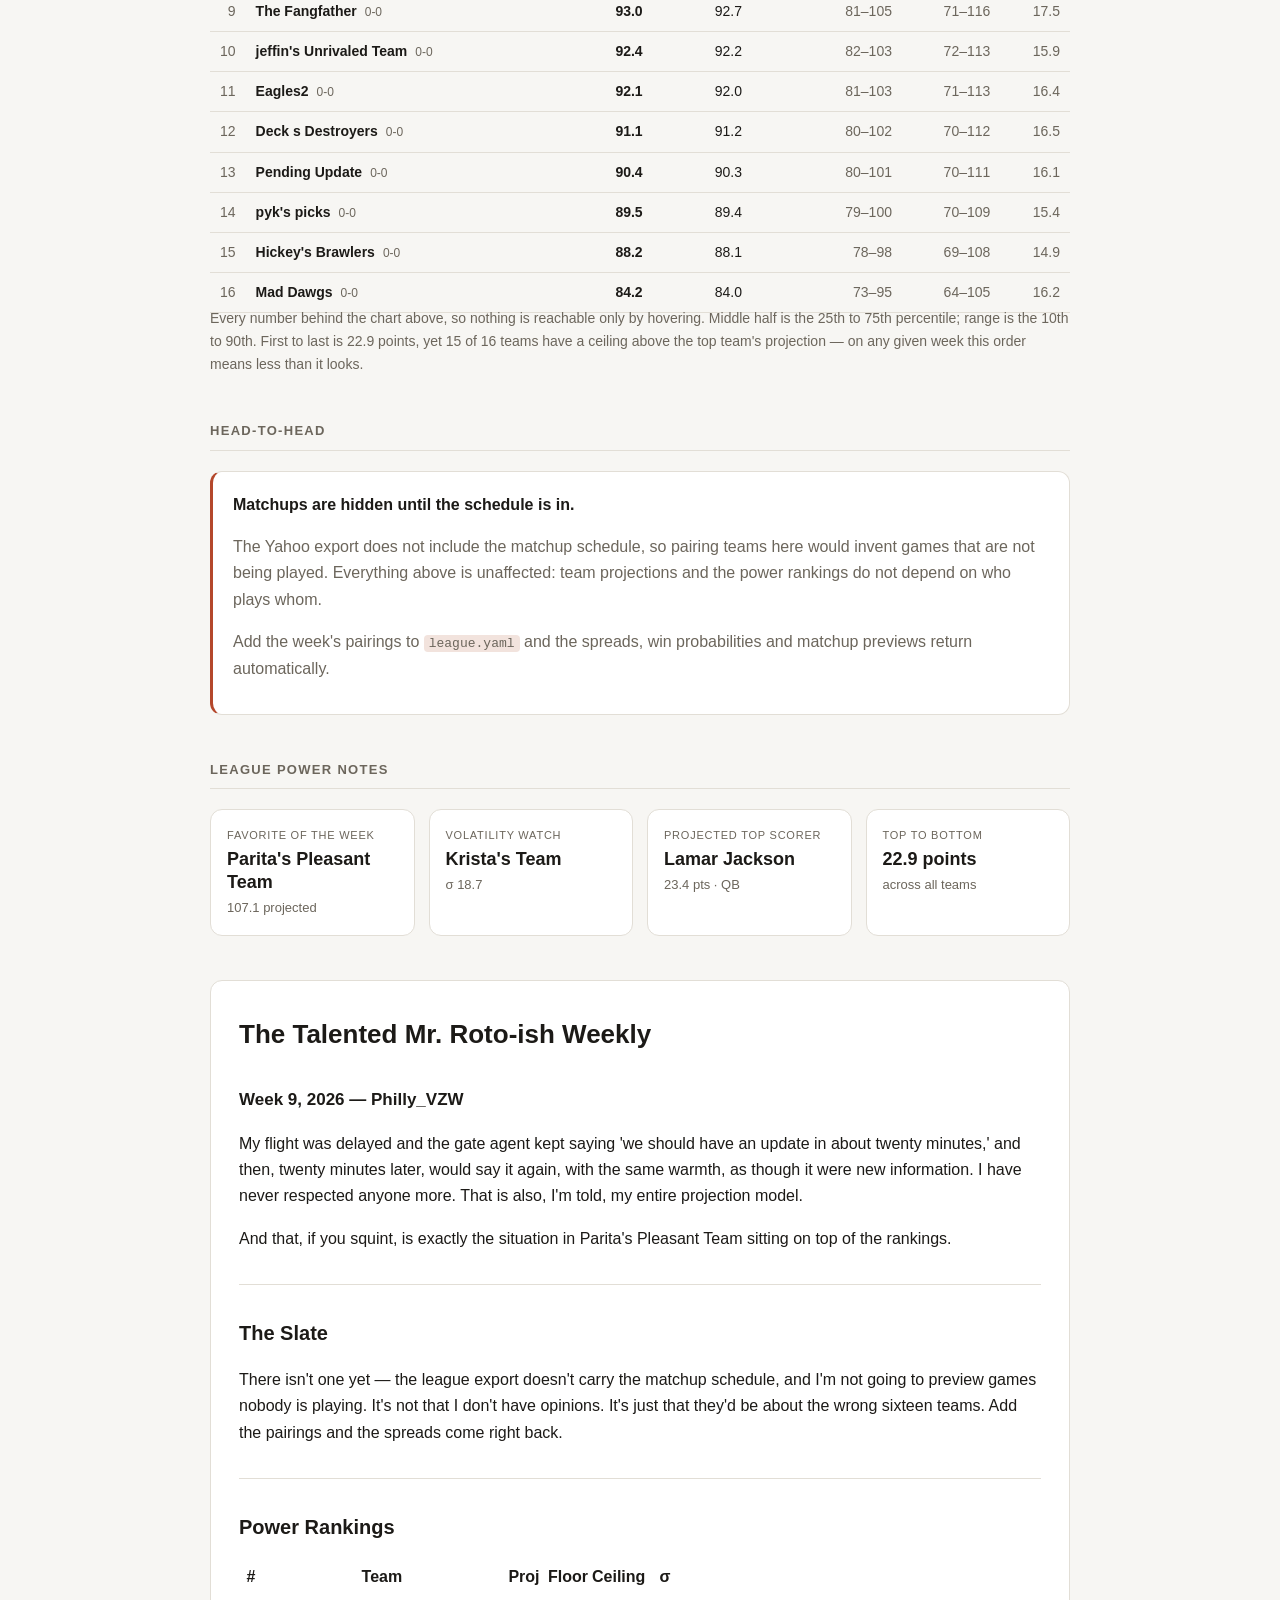
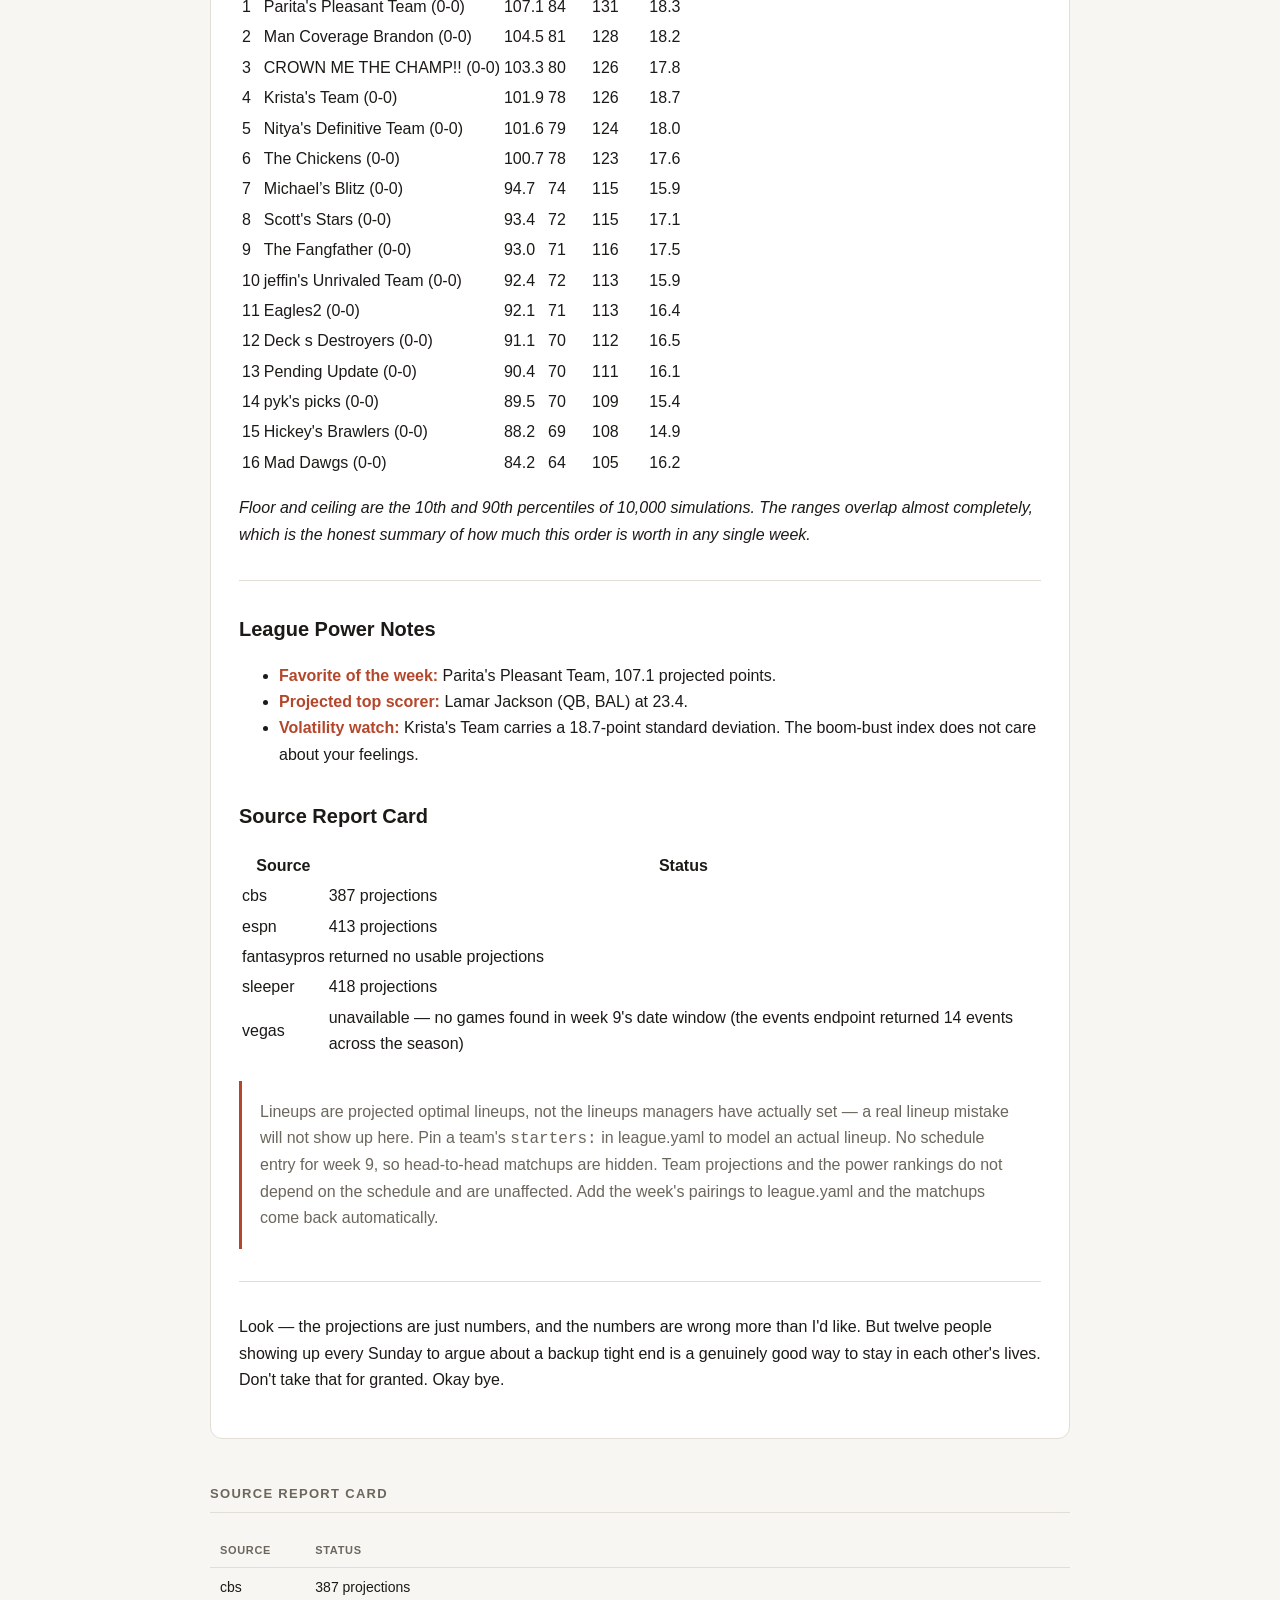
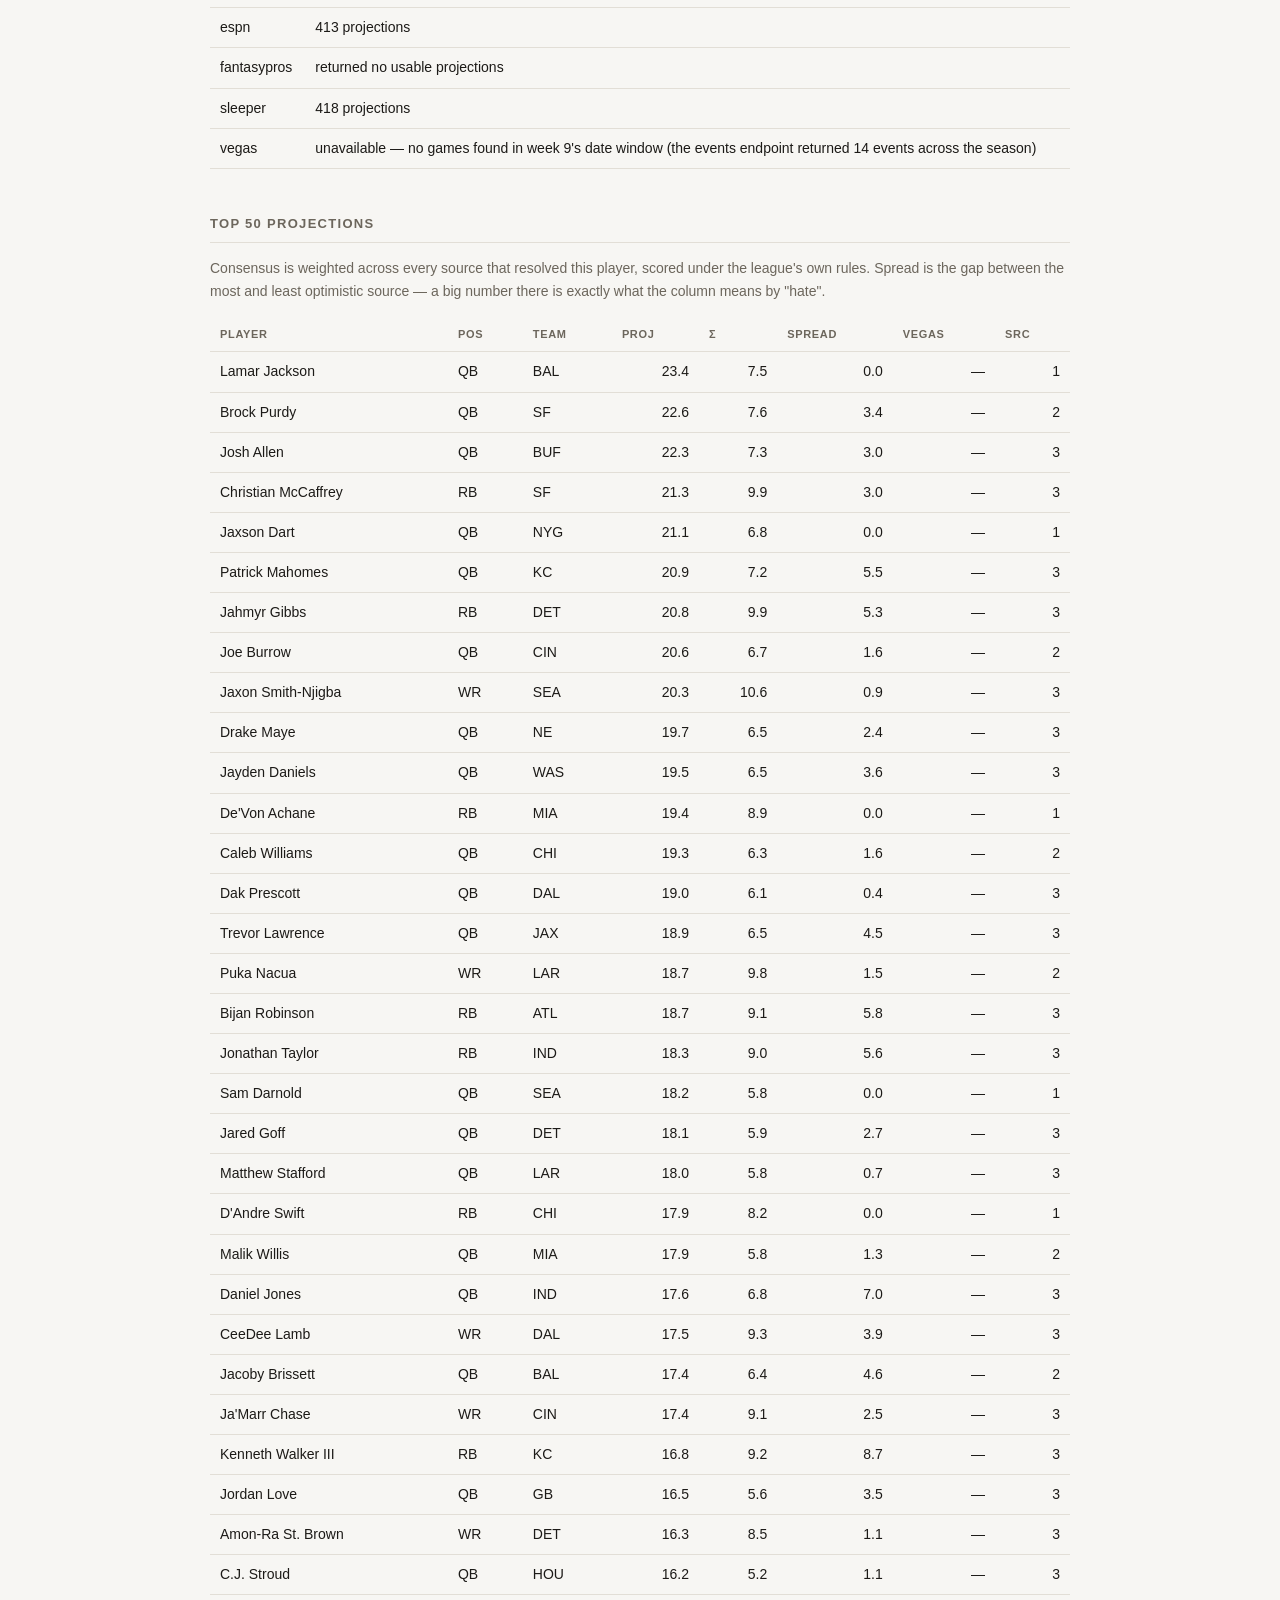
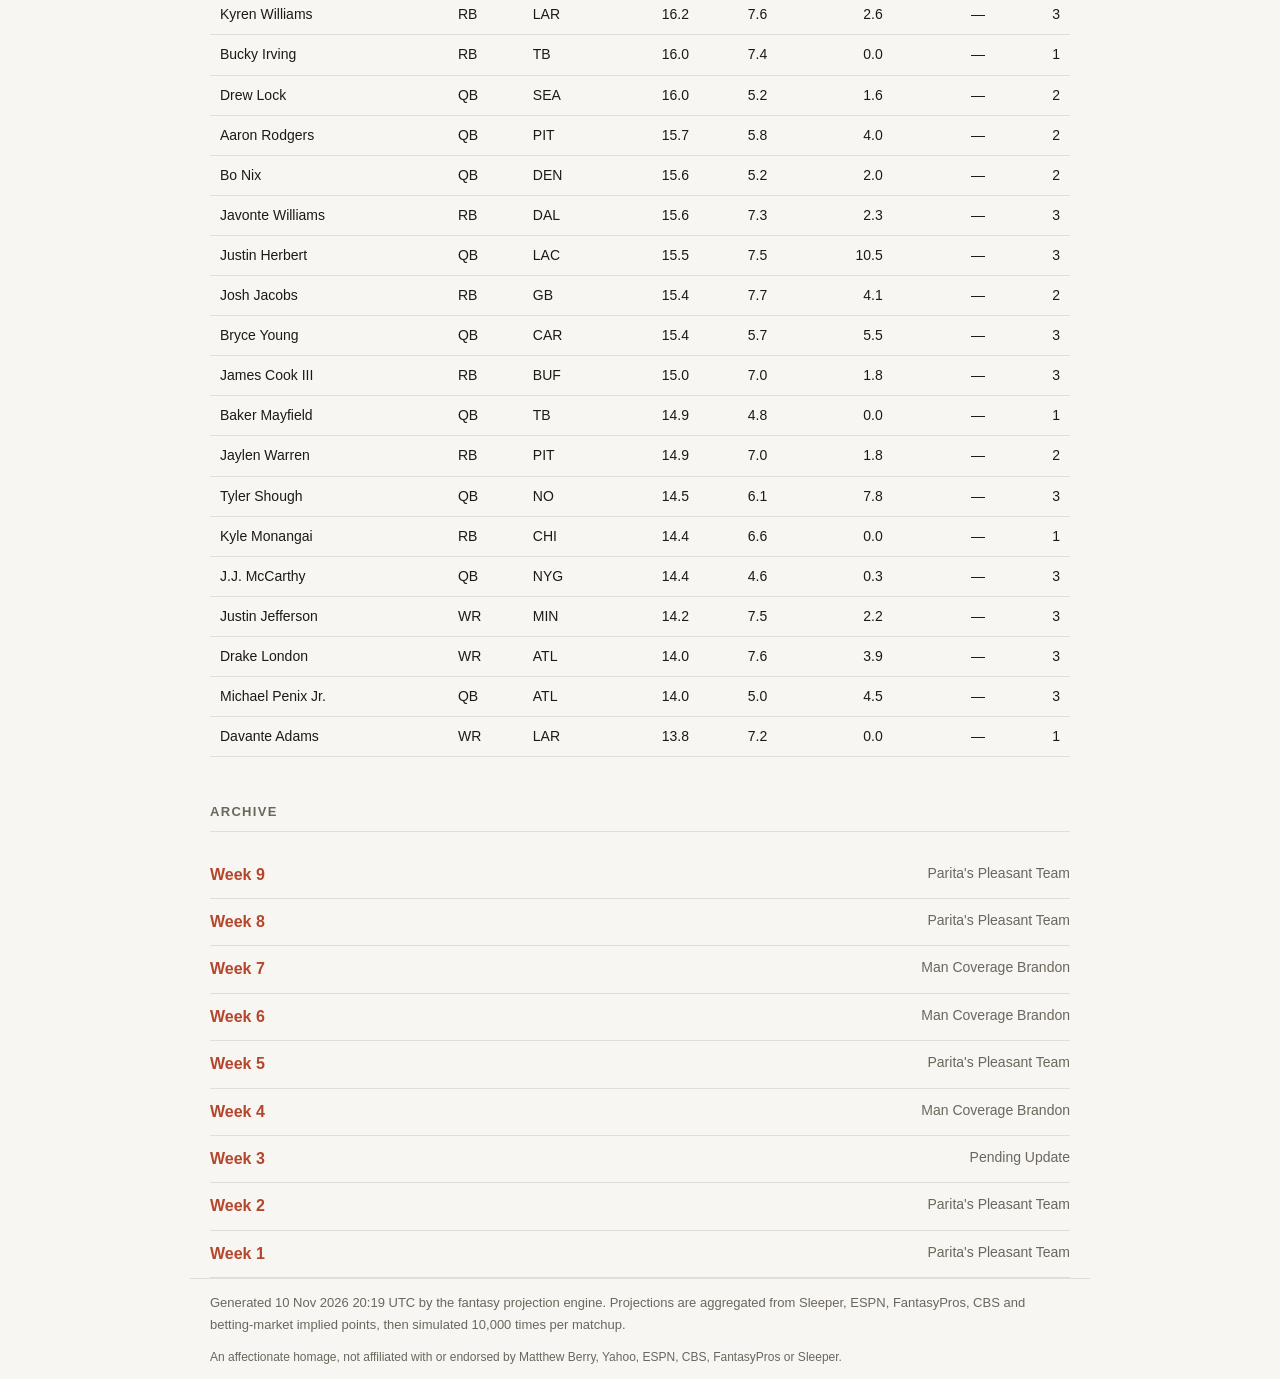
<file: docs/week-9.html>
<!DOCTYPE html>
<html lang="en">
<head>
<meta charset="utf-8">
<meta name="viewport" content="width=device-width, initial-scale=1">
<title>Week 9 — The Talented Mr. Roto-ish Weekly</title>
<meta name="description" content="Projections, spreads, and mildly unhinged commentary.">
<link rel="stylesheet" href="style.css">
</head>
<body>
<header class="masthead">
  <div class="wrap">
    <h1>The Talented Mr. Roto-ish Weekly</h1>
    <p class="tagline">Projections, spreads, and mildly unhinged commentary.</p>
    <p class="subtitle">Week 9 · 2026 · Philly_VZW</p>
  </div>
</header>
<main class="wrap">

<section class="exec">
  <div class="exec-hero">
    <span class="exec-label">Noise beats standings</span>
    <span class="exec-figure">1.9&times;</span>
    <p class="exec-sub">A typical team's score swings <strong>43 points</strong> in a
    single week, while only <strong>22.9 points</strong> separate the top of the table from
    the bottom. The spread within any one team dwarfs the differences between them.</p>
  </div>
  <div class="exec-tile">
    <span class="exec-label">Everyone is live</span>
    <span class="exec-tile-figure">15 of 16</span>
    <p class="exec-sub">teams have a realistic ceiling above the highest projected score on the
    board. On a one-week sample, almost nobody is out of it.</p>
  </div>
</section>
<section><h2 class="section-title">Where every team could land</h2><p class="note">Each box is one team's 10,000 simulated scores: the bar covers the middle half of outcomes, the line through it is the median, and the whiskers reach the 10th and 90th percentiles. Sorted by median. The boxes overlap almost completely, which is the whole point.</p><div class="scroll bp-wrap"><svg class="boxplot" viewBox="0 0 740 466" role="list" aria-label="Projected score distribution for each team" preserveAspectRatio="xMinYMin meet"><line class="bp-grid" x1="176.0" y1="10" x2="176.0" y2="432.0"/><text class="bp-tick" x="176.0" y="450.0">60</text><line class="bp-grid" x1="244.8" y1="10" x2="244.8" y2="432.0"/><text class="bp-tick" x="244.8" y="450.0">70</text><line class="bp-grid" x1="313.5" y1="10" x2="313.5" y2="432.0"/><text class="bp-tick" x="313.5" y="450.0">80</text><line class="bp-grid" x1="382.2" y1="10" x2="382.2" y2="432.0"/><text class="bp-tick" x="382.2" y="450.0">90</text><line class="bp-grid" x1="451.0" y1="10" x2="451.0" y2="432.0"/><text class="bp-tick" x="451.0" y="450.0">100</text><line class="bp-grid" x1="519.8" y1="10" x2="519.8" y2="432.0"/><text class="bp-tick" x="519.8" y="450.0">110</text><line class="bp-grid" x1="588.5" y1="10" x2="588.5" y2="432.0"/><text class="bp-tick" x="588.5" y="450.0">120</text><line class="bp-grid" x1="657.2" y1="10" x2="657.2" y2="432.0"/><text class="bp-tick" x="657.2" y="450.0">130</text><line class="bp-grid" x1="726.0" y1="10" x2="726.0" y2="432.0"/><text class="bp-tick" x="726.0" y="450.0">140</text><g class="bp-row" tabindex="0" role="listitem" data-readout="Parita&#x27;s Pleasant Team · median 106.9 · middle half 94–120 · range 84–131 · swing 47"><rect class="bp-hit" x="4" y="16.0" width="726" height="26"/><text class="bp-name" x="164" y="33.0">Parita&#x27;s Pleasant Team</text><line class="bp-whisker" x1="338.2" y1="29.0" x2="661.4" y2="29.0"/><line class="bp-cap" x1="338.2" y1="24.0" x2="338.2" y2="34.0"/><line class="bp-cap" x1="661.4" y1="24.0" x2="661.4" y2="34.0"/><rect class="bp-box" x="411.8" y="22.0" width="173.9" height="14" rx="3"/><line class="bp-median" x1="498.4" y1="21.0" x2="498.4" y2="37.0"/></g><g class="bp-row" tabindex="0" role="listitem" data-readout="Man Coverage Brandon · median 104.6 · middle half 92–117 · range 81–128 · swing 46"><rect class="bp-hit" x="4" y="42.0" width="726" height="26"/><text class="bp-name" x="164" y="59.0">Man Coverage Brandon</text><line class="bp-whisker" x1="321.8" y1="55.0" x2="640.8" y2="55.0"/><line class="bp-cap" x1="321.8" y1="50.0" x2="321.8" y2="60.0"/><line class="bp-cap" x1="640.8" y1="50.0" x2="640.8" y2="60.0"/><rect class="bp-box" x="394.6" y="48.0" width="171.2" height="14" rx="3"/><line class="bp-median" x1="482.6" y1="47.0" x2="482.6" y2="63.0"/></g><g class="bp-row" tabindex="0" role="listitem" data-readout="CROWN ME THE CHAMP!! · median 103.3 · middle half 91–115 · range 80–126 · swing 46"><rect class="bp-hit" x="4" y="68.0" width="726" height="26"/><text class="bp-name" x="164" y="85.0">CROWN ME THE CHAMP!!</text><line class="bp-whisker" x1="316.2" y1="81.0" x2="629.1" y2="81.0"/><line class="bp-cap" x1="316.2" y1="76.0" x2="316.2" y2="86.0"/><line class="bp-cap" x1="629.1" y1="76.0" x2="629.1" y2="86.0"/><rect class="bp-box" x="389.8" y="74.0" width="165.0" height="14" rx="3"/><line class="bp-median" x1="473.7" y1="73.0" x2="473.7" y2="89.0"/></g><g class="bp-row" tabindex="0" role="listitem" data-readout="Krista&#x27;s Team · median 102.0 · middle half 89–115 · range 78–126 · swing 48"><rect class="bp-hit" x="4" y="94.0" width="726" height="26"/><text class="bp-name" x="164" y="111.0">Krista&#x27;s Team</text><line class="bp-whisker" x1="298.4" y1="107.0" x2="629.1" y2="107.0"/><line class="bp-cap" x1="298.4" y1="102.0" x2="298.4" y2="112.0"/><line class="bp-cap" x1="629.1" y1="102.0" x2="629.1" y2="112.0"/><rect class="bp-box" x="375.4" y="100.0" width="176.0" height="14" rx="3"/><line class="bp-median" x1="464.8" y1="99.0" x2="464.8" y2="115.0"/></g><g class="bp-row" tabindex="0" role="listitem" data-readout="Nitya&#x27;s Definitive Team · median 101.7 · middle half 89–114 · range 79–124 · swing 46"><rect class="bp-hit" x="4" y="120.0" width="726" height="26"/><text class="bp-name" x="164" y="137.0">Nitya&#x27;s Definitive Team</text><line class="bp-whisker" x1="303.9" y1="133.0" x2="619.4" y2="133.0"/><line class="bp-cap" x1="303.9" y1="128.0" x2="303.9" y2="138.0"/><line class="bp-cap" x1="619.4" y1="128.0" x2="619.4" y2="138.0"/><rect class="bp-box" x="377.4" y="126.0" width="167.1" height="14" rx="3"/><line class="bp-median" x1="462.7" y1="125.0" x2="462.7" y2="141.0"/></g><g class="bp-row" tabindex="0" role="listitem" data-readout="The Chickens · median 100.6 · middle half 89–112 · range 78–123 · swing 45"><rect class="bp-hit" x="4" y="146.0" width="726" height="26"/><text class="bp-name" x="164" y="163.0">The Chickens</text><line class="bp-whisker" x1="301.8" y1="159.0" x2="611.9" y2="159.0"/><line class="bp-cap" x1="301.8" y1="154.0" x2="301.8" y2="164.0"/><line class="bp-cap" x1="611.9" y1="154.0" x2="611.9" y2="164.0"/><rect class="bp-box" x="374.7" y="152.0" width="161.6" height="14" rx="3"/><line class="bp-median" x1="455.1" y1="151.0" x2="455.1" y2="167.0"/></g><g class="bp-row" tabindex="0" role="listitem" data-readout="Michael’s Blitz · median 94.6 · middle half 84–106 · range 74–115 · swing 41"><rect class="bp-hit" x="4" y="172.0" width="726" height="26"/><text class="bp-name" x="164" y="189.0">Michael’s Blitz</text><line class="bp-whisker" x1="273.6" y1="185.0" x2="554.8" y2="185.0"/><line class="bp-cap" x1="273.6" y1="180.0" x2="273.6" y2="190.0"/><line class="bp-cap" x1="554.8" y1="180.0" x2="554.8" y2="190.0"/><rect class="bp-box" x="340.3" y="178.0" width="148.5" height="14" rx="3"/><line class="bp-median" x1="413.9" y1="177.0" x2="413.9" y2="193.0"/></g><g class="bp-row" tabindex="0" role="listitem" data-readout="Scott&#x27;s Stars · median 93.3 · middle half 82–105 · range 72–115 · swing 44"><rect class="bp-hit" x="4" y="198.0" width="726" height="26"/><text class="bp-name" x="164" y="215.0">Scott&#x27;s Stars</text><line class="bp-whisker" x1="255.7" y1="211.0" x2="556.9" y2="211.0"/><line class="bp-cap" x1="255.7" y1="206.0" x2="255.7" y2="216.0"/><line class="bp-cap" x1="556.9" y1="206.0" x2="556.9" y2="216.0"/><rect class="bp-box" x="326.6" y="204.0" width="158.1" height="14" rx="3"/><line class="bp-median" x1="404.9" y1="203.0" x2="404.9" y2="219.0"/></g><g class="bp-row" tabindex="0" role="listitem" data-readout="The Fangfather · median 92.7 · middle half 81–105 · range 71–116 · swing 45"><rect class="bp-hit" x="4" y="224.0" width="726" height="26"/><text class="bp-name" x="164" y="241.0">The Fangfather</text><line class="bp-whisker" x1="250.2" y1="237.0" x2="557.6" y2="237.0"/><line class="bp-cap" x1="250.2" y1="232.0" x2="250.2" y2="242.0"/><line class="bp-cap" x1="557.6" y1="232.0" x2="557.6" y2="242.0"/><rect class="bp-box" x="322.4" y="230.0" width="160.9" height="14" rx="3"/><line class="bp-median" x1="400.8" y1="229.0" x2="400.8" y2="245.0"/></g><g class="bp-row" tabindex="0" role="listitem" data-readout="jeffin&#x27;s Unrivaled Team · median 92.2 · middle half 82–103 · range 72–113 · swing 41"><rect class="bp-hit" x="4" y="250.0" width="726" height="26"/><text class="bp-name" x="164" y="267.0">jeffin&#x27;s Unrivaled Team</text><line class="bp-whisker" x1="259.2" y1="263.0" x2="539.7" y2="263.0"/><line class="bp-cap" x1="259.2" y1="258.0" x2="259.2" y2="268.0"/><line class="bp-cap" x1="539.7" y1="258.0" x2="539.7" y2="268.0"/><rect class="bp-box" x="323.8" y="256.0" width="149.2" height="14" rx="3"/><line class="bp-median" x1="397.4" y1="255.0" x2="397.4" y2="271.0"/></g><g class="bp-row" tabindex="0" role="listitem" data-readout="Eagles2 · median 92.0 · middle half 81–103 · range 71–113 · swing 42"><rect class="bp-hit" x="4" y="276.0" width="726" height="26"/><text class="bp-name" x="164" y="293.0">Eagles2</text><line class="bp-whisker" x1="250.2" y1="289.0" x2="541.8" y2="289.0"/><line class="bp-cap" x1="250.2" y1="284.0" x2="250.2" y2="294.0"/><line class="bp-cap" x1="541.8" y1="284.0" x2="541.8" y2="294.0"/><rect class="bp-box" x="319.0" y="282.0" width="152.6" height="14" rx="3"/><line class="bp-median" x1="396.0" y1="281.0" x2="396.0" y2="297.0"/></g><g class="bp-row" tabindex="0" role="listitem" data-readout="Deck s Destroyers · median 91.2 · middle half 80–102 · range 70–112 · swing 42"><rect class="bp-hit" x="4" y="302.0" width="726" height="26"/><text class="bp-name" x="164" y="319.0">Deck s Destroyers</text><line class="bp-whisker" x1="244.1" y1="315.0" x2="532.8" y2="315.0"/><line class="bp-cap" x1="244.1" y1="310.0" x2="244.1" y2="320.0"/><line class="bp-cap" x1="532.8" y1="310.0" x2="532.8" y2="320.0"/><rect class="bp-box" x="312.8" y="308.0" width="152.6" height="14" rx="3"/><line class="bp-median" x1="390.5" y1="307.0" x2="390.5" y2="323.0"/></g><g class="bp-row" tabindex="0" role="listitem" data-readout="Pending Update · median 90.3 · middle half 80–101 · range 70–111 · swing 42"><rect class="bp-hit" x="4" y="328.0" width="726" height="26"/><text class="bp-name" x="164" y="345.0">Pending Update</text><line class="bp-whisker" x1="242.0" y1="341.0" x2="527.3" y2="341.0"/><line class="bp-cap" x1="242.0" y1="336.0" x2="242.0" y2="346.0"/><line class="bp-cap" x1="527.3" y1="336.0" x2="527.3" y2="346.0"/><rect class="bp-box" x="310.1" y="334.0" width="149.2" height="14" rx="3"/><line class="bp-median" x1="384.3" y1="333.0" x2="384.3" y2="349.0"/></g><g class="bp-row" tabindex="0" role="listitem" data-readout="pyk&#x27;s picks · median 89.4 · middle half 79–100 · range 70–109 · swing 40"><rect class="bp-hit" x="4" y="354.0" width="726" height="26"/><text class="bp-name" x="164" y="371.0">pyk&#x27;s picks</text><line class="bp-whisker" x1="244.1" y1="367.0" x2="515.6" y2="367.0"/><line class="bp-cap" x1="244.1" y1="362.0" x2="244.1" y2="372.0"/><line class="bp-cap" x1="515.6" y1="362.0" x2="515.6" y2="372.0"/><rect class="bp-box" x="306.6" y="360.0" width="143.0" height="14" rx="3"/><line class="bp-median" x1="378.1" y1="359.0" x2="378.1" y2="375.0"/></g><g class="bp-row" tabindex="0" role="listitem" data-readout="Hickey&#x27;s Brawlers · median 88.1 · middle half 78–98 · range 69–108 · swing 39"><rect class="bp-hit" x="4" y="380.0" width="726" height="26"/><text class="bp-name" x="164" y="397.0">Hickey&#x27;s Brawlers</text><line class="bp-whisker" x1="237.9" y1="393.0" x2="503.2" y2="393.0"/><line class="bp-cap" x1="237.9" y1="388.0" x2="237.9" y2="398.0"/><line class="bp-cap" x1="503.2" y1="388.0" x2="503.2" y2="398.0"/><rect class="bp-box" x="300.4" y="386.0" width="138.9" height="14" rx="3"/><line class="bp-median" x1="369.2" y1="385.0" x2="369.2" y2="401.0"/></g><g class="bp-row" tabindex="0" role="listitem" data-readout="Mad Dawgs · median 84.0 · middle half 73–95 · range 64–105 · swing 41"><rect class="bp-hit" x="4" y="406.0" width="726" height="26"/><text class="bp-name" x="164" y="423.0">Mad Dawgs</text><line class="bp-whisker" x1="200.8" y1="419.0" x2="485.4" y2="419.0"/><line class="bp-cap" x1="200.8" y1="414.0" x2="200.8" y2="424.0"/><line class="bp-cap" x1="485.4" y1="414.0" x2="485.4" y2="424.0"/><rect class="bp-box" x="268.1" y="412.0" width="148.5" height="14" rx="3"/><line class="bp-median" x1="341.0" y1="411.0" x2="341.0" y2="427.0"/></g></svg></div><div class="bp-tip" id="bp-tip" role="status" aria-live="polite" hidden></div></section>
<section><h2 class="section-title">Power Rankings</h2><div class="scroll"><table class="data rankings"><thead><tr><th class='num'>#</th><th>Team</th><th class='num'>Proj</th><th class='num'>Median</th><th class='num'>Middle half</th><th class='num'>Range</th><th class='num'>&sigma;</th></tr></thead><tbody><tr><td class='num rank'>1</td><td class='rank-team'>Parita&#x27;s Pleasant Team<span class='rank-record'>0-0</span></td><td class='num strong'>107.1</td><td class='num'>106.9</td><td class='num muted'>94&ndash;120</td><td class='num muted'>84&ndash;131</td><td class='num muted'>18.3</td></tr><tr><td class='num rank'>2</td><td class='rank-team'>Man Coverage Brandon<span class='rank-record'>0-0</span></td><td class='num strong'>104.5</td><td class='num'>104.6</td><td class='num muted'>92&ndash;117</td><td class='num muted'>81&ndash;128</td><td class='num muted'>18.2</td></tr><tr><td class='num rank'>3</td><td class='rank-team'>CROWN ME THE CHAMP!!<span class='rank-record'>0-0</span></td><td class='num strong'>103.3</td><td class='num'>103.3</td><td class='num muted'>91&ndash;115</td><td class='num muted'>80&ndash;126</td><td class='num muted'>17.8</td></tr><tr><td class='num rank'>4</td><td class='rank-team'>Krista&#x27;s Team<span class='rank-record'>0-0</span></td><td class='num strong'>101.9</td><td class='num'>102.0</td><td class='num muted'>89&ndash;115</td><td class='num muted'>78&ndash;126</td><td class='num muted'>18.7</td></tr><tr><td class='num rank'>5</td><td class='rank-team'>Nitya&#x27;s Definitive Team<span class='rank-record'>0-0</span></td><td class='num strong'>101.6</td><td class='num'>101.7</td><td class='num muted'>89&ndash;114</td><td class='num muted'>79&ndash;124</td><td class='num muted'>18.0</td></tr><tr><td class='num rank'>6</td><td class='rank-team'>The Chickens<span class='rank-record'>0-0</span></td><td class='num strong'>100.7</td><td class='num'>100.6</td><td class='num muted'>89&ndash;112</td><td class='num muted'>78&ndash;123</td><td class='num muted'>17.6</td></tr><tr><td class='num rank'>7</td><td class='rank-team'>Michael’s Blitz<span class='rank-record'>0-0</span></td><td class='num strong'>94.7</td><td class='num'>94.6</td><td class='num muted'>84&ndash;106</td><td class='num muted'>74&ndash;115</td><td class='num muted'>15.9</td></tr><tr><td class='num rank'>8</td><td class='rank-team'>Scott&#x27;s Stars<span class='rank-record'>0-0</span></td><td class='num strong'>93.4</td><td class='num'>93.3</td><td class='num muted'>82&ndash;105</td><td class='num muted'>72&ndash;115</td><td class='num muted'>17.1</td></tr><tr><td class='num rank'>9</td><td class='rank-team'>The Fangfather<span class='rank-record'>0-0</span></td><td class='num strong'>93.0</td><td class='num'>92.7</td><td class='num muted'>81&ndash;105</td><td class='num muted'>71&ndash;116</td><td class='num muted'>17.5</td></tr><tr><td class='num rank'>10</td><td class='rank-team'>jeffin&#x27;s Unrivaled Team<span class='rank-record'>0-0</span></td><td class='num strong'>92.4</td><td class='num'>92.2</td><td class='num muted'>82&ndash;103</td><td class='num muted'>72&ndash;113</td><td class='num muted'>15.9</td></tr><tr><td class='num rank'>11</td><td class='rank-team'>Eagles2<span class='rank-record'>0-0</span></td><td class='num strong'>92.1</td><td class='num'>92.0</td><td class='num muted'>81&ndash;103</td><td class='num muted'>71&ndash;113</td><td class='num muted'>16.4</td></tr><tr><td class='num rank'>12</td><td class='rank-team'>Deck s Destroyers<span class='rank-record'>0-0</span></td><td class='num strong'>91.1</td><td class='num'>91.2</td><td class='num muted'>80&ndash;102</td><td class='num muted'>70&ndash;112</td><td class='num muted'>16.5</td></tr><tr><td class='num rank'>13</td><td class='rank-team'>Pending Update<span class='rank-record'>0-0</span></td><td class='num strong'>90.4</td><td class='num'>90.3</td><td class='num muted'>80&ndash;101</td><td class='num muted'>70&ndash;111</td><td class='num muted'>16.1</td></tr><tr><td class='num rank'>14</td><td class='rank-team'>pyk&#x27;s picks<span class='rank-record'>0-0</span></td><td class='num strong'>89.5</td><td class='num'>89.4</td><td class='num muted'>79&ndash;100</td><td class='num muted'>70&ndash;109</td><td class='num muted'>15.4</td></tr><tr><td class='num rank'>15</td><td class='rank-team'>Hickey&#x27;s Brawlers<span class='rank-record'>0-0</span></td><td class='num strong'>88.2</td><td class='num'>88.1</td><td class='num muted'>78&ndash;98</td><td class='num muted'>69&ndash;108</td><td class='num muted'>14.9</td></tr><tr><td class='num rank'>16</td><td class='rank-team'>Mad Dawgs<span class='rank-record'>0-0</span></td><td class='num strong'>84.2</td><td class='num'>84.0</td><td class='num muted'>73&ndash;95</td><td class='num muted'>64&ndash;105</td><td class='num muted'>16.2</td></tr></tbody></table></div><p class="note">Every number behind the chart above, so nothing is reachable only by hovering. Middle half is the 25th to 75th percentile; range is the 10th to 90th. First to last is 22.9 points, yet 15 of 16 teams have a ceiling above the top team's projection — on any given week this order means less than it looks.</p></section>
<section><h2 class="section-title">Head-to-Head</h2><div class="pending"><p><strong>Matchups are hidden until the schedule is in.</strong></p><p>The Yahoo export does not include the matchup schedule, so pairing teams here would invent games that are not being played. Everything above is unaffected: team projections and the power rankings do not depend on who plays whom.</p><p>Add the week's pairings to <code>league.yaml</code> and the spreads, win probabilities and matchup previews return automatically.</p></div></section>
<section><h2 class="section-title">League Power Notes</h2><div class="tiles"><div class="tile"><span class="tile-label">Favorite of the week</span><span class="tile-value">Parita&#x27;s Pleasant Team</span><span class="tile-sub">107.1 projected</span></div><div class="tile"><span class="tile-label">Volatility watch</span><span class="tile-value">Krista&#x27;s Team</span><span class="tile-sub">&sigma; 18.7</span></div><div class="tile"><span class="tile-label">Projected top scorer</span><span class="tile-value">Lamar Jackson</span><span class="tile-sub">23.4 pts · QB</span></div><div class="tile"><span class="tile-label">Top to bottom</span><span class="tile-value">22.9 points</span><span class="tile-sub">across all teams</span></div></div></section>
<section class="column"><h1>The Talented Mr. Roto-ish Weekly</h1>
<h3>Week 9, 2026 — Philly_VZW</h3>
<p>My flight was delayed and the gate agent kept saying 'we should have an update in about twenty minutes,' and then, twenty minutes later, would say it again, with the same warmth, as though it were new information. I have never respected anyone more. That is also, I'm told, my entire projection model.</p>
<p>And that, if you squint, is exactly the situation in Parita's Pleasant Team sitting on top of the rankings.</p>
<hr>
<h2>The Slate</h2>
<p>There isn't one yet — the league export doesn't carry the matchup schedule, and I'm not going to preview games nobody is playing. It's not that I don't have opinions. It's just that they'd be about the wrong sixteen teams. Add the pairings and the spreads come right back.</p>
<hr>
<h2>Power Rankings</h2>
<table><thead><tr><th>#</th><th>Team</th><th>Proj</th><th>Floor</th><th>Ceiling</th><th>σ</th></tr></thead><tbody><tr><td>1</td><td>Parita's Pleasant Team (0-0)</td><td>107.1</td><td>84</td><td>131</td><td>18.3</td></tr><tr><td>2</td><td>Man Coverage Brandon (0-0)</td><td>104.5</td><td>81</td><td>128</td><td>18.2</td></tr><tr><td>3</td><td>CROWN ME THE CHAMP!! (0-0)</td><td>103.3</td><td>80</td><td>126</td><td>17.8</td></tr><tr><td>4</td><td>Krista's Team (0-0)</td><td>101.9</td><td>78</td><td>126</td><td>18.7</td></tr><tr><td>5</td><td>Nitya's Definitive Team (0-0)</td><td>101.6</td><td>79</td><td>124</td><td>18.0</td></tr><tr><td>6</td><td>The Chickens (0-0)</td><td>100.7</td><td>78</td><td>123</td><td>17.6</td></tr><tr><td>7</td><td>Michael’s Blitz (0-0)</td><td>94.7</td><td>74</td><td>115</td><td>15.9</td></tr><tr><td>8</td><td>Scott's Stars (0-0)</td><td>93.4</td><td>72</td><td>115</td><td>17.1</td></tr><tr><td>9</td><td>The Fangfather (0-0)</td><td>93.0</td><td>71</td><td>116</td><td>17.5</td></tr><tr><td>10</td><td>jeffin's Unrivaled Team (0-0)</td><td>92.4</td><td>72</td><td>113</td><td>15.9</td></tr><tr><td>11</td><td>Eagles2 (0-0)</td><td>92.1</td><td>71</td><td>113</td><td>16.4</td></tr><tr><td>12</td><td>Deck s Destroyers (0-0)</td><td>91.1</td><td>70</td><td>112</td><td>16.5</td></tr><tr><td>13</td><td>Pending Update (0-0)</td><td>90.4</td><td>70</td><td>111</td><td>16.1</td></tr><tr><td>14</td><td>pyk's picks (0-0)</td><td>89.5</td><td>70</td><td>109</td><td>15.4</td></tr><tr><td>15</td><td>Hickey's Brawlers (0-0)</td><td>88.2</td><td>69</td><td>108</td><td>14.9</td></tr><tr><td>16</td><td>Mad Dawgs (0-0)</td><td>84.2</td><td>64</td><td>105</td><td>16.2</td></tr></tbody></table>
<p><em>Floor and ceiling are the 10th and 90th percentiles of 10,000 simulations. The ranges overlap almost completely, which is the honest summary of how much this order is worth in any single week.</em></p>
<hr>
<h2>League Power Notes</h2>
<ul><li><strong>Favorite of the week:</strong> Parita's Pleasant Team, 107.1 projected points.</li><li><strong>Projected top scorer:</strong> Lamar Jackson (QB, BAL) at 23.4.</li><li><strong>Volatility watch:</strong> Krista's Team carries a 18.7-point standard deviation. The boom-bust index does not care about your feelings.</li></ul>
<h2>Source Report Card</h2>
<table><thead><tr><th>Source</th><th>Status</th></tr></thead><tbody><tr><td>cbs</td><td>387 projections</td></tr><tr><td>espn</td><td>413 projections</td></tr><tr><td>fantasypros</td><td>returned no usable projections</td></tr><tr><td>sleeper</td><td>418 projections</td></tr><tr><td>vegas</td><td>unavailable — no games found in week 9's date window (the events endpoint returned 14 events across the season)</td></tr></tbody></table>
<blockquote><p>Lineups are projected optimal lineups, not the lineups managers have actually set — a real lineup mistake will not show up here. Pin a team's <code>starters:</code> in league.yaml to model an actual lineup. No schedule entry for week 9, so head-to-head matchups are hidden. Team projections and the power rankings do not depend on the schedule and are unaffected. Add the week's pairings to league.yaml and the matchups come back automatically.</p></blockquote>
<hr>
<p>Look — the projections are just numbers, and the numbers are wrong more than I'd like. But twelve people showing up every Sunday to argue about a backup tight end is a genuinely good way to stay in each other's lives. Don't take that for granted. Okay bye.</p></section>
<section><h2 class="section-title">Source Report Card</h2><table class="data"><thead><tr><th>Source</th><th>Status</th></tr></thead><tbody><tr><td>cbs</td><td>387 projections</td></tr><tr><td>espn</td><td>413 projections</td></tr><tr><td>fantasypros</td><td>returned no usable projections</td></tr><tr><td>sleeper</td><td>418 projections</td></tr><tr><td>vegas</td><td>unavailable — no games found in week 9&#x27;s date window (the events endpoint returned 14 events across the season)</td></tr></tbody></table></section>
<section><h2 class="section-title">Top 50 Projections</h2><p class="note">Consensus is weighted across every source that resolved this player, scored under the league's own rules. Spread is the gap between the most and least optimistic source — a big number there is exactly what the column means by "hate".</p><div class="scroll"><table class="data"><thead><tr><th>Player</th><th>Pos</th><th>Team</th><th>Proj</th><th>&sigma;</th><th>Spread</th><th>Vegas</th><th>Src</th></tr></thead><tbody><tr><td>Lamar Jackson</td><td>QB</td><td>BAL</td><td class='num'>23.4</td><td class='num'>7.5</td><td class='num'>0.0</td><td class='num'>&mdash;</td><td class='num'>1</td></tr><tr><td>Brock Purdy</td><td>QB</td><td>SF</td><td class='num'>22.6</td><td class='num'>7.6</td><td class='num'>3.4</td><td class='num'>&mdash;</td><td class='num'>2</td></tr><tr><td>Josh Allen</td><td>QB</td><td>BUF</td><td class='num'>22.3</td><td class='num'>7.3</td><td class='num'>3.0</td><td class='num'>&mdash;</td><td class='num'>3</td></tr><tr><td>Christian McCaffrey</td><td>RB</td><td>SF</td><td class='num'>21.3</td><td class='num'>9.9</td><td class='num'>3.0</td><td class='num'>&mdash;</td><td class='num'>3</td></tr><tr><td>Jaxson Dart</td><td>QB</td><td>NYG</td><td class='num'>21.1</td><td class='num'>6.8</td><td class='num'>0.0</td><td class='num'>&mdash;</td><td class='num'>1</td></tr><tr><td>Patrick Mahomes</td><td>QB</td><td>KC</td><td class='num'>20.9</td><td class='num'>7.2</td><td class='num'>5.5</td><td class='num'>&mdash;</td><td class='num'>3</td></tr><tr><td>Jahmyr Gibbs</td><td>RB</td><td>DET</td><td class='num'>20.8</td><td class='num'>9.9</td><td class='num'>5.3</td><td class='num'>&mdash;</td><td class='num'>3</td></tr><tr><td>Joe Burrow</td><td>QB</td><td>CIN</td><td class='num'>20.6</td><td class='num'>6.7</td><td class='num'>1.6</td><td class='num'>&mdash;</td><td class='num'>2</td></tr><tr><td>Jaxon Smith-Njigba</td><td>WR</td><td>SEA</td><td class='num'>20.3</td><td class='num'>10.6</td><td class='num'>0.9</td><td class='num'>&mdash;</td><td class='num'>3</td></tr><tr><td>Drake Maye</td><td>QB</td><td>NE</td><td class='num'>19.7</td><td class='num'>6.5</td><td class='num'>2.4</td><td class='num'>&mdash;</td><td class='num'>3</td></tr><tr><td>Jayden Daniels</td><td>QB</td><td>WAS</td><td class='num'>19.5</td><td class='num'>6.5</td><td class='num'>3.6</td><td class='num'>&mdash;</td><td class='num'>3</td></tr><tr><td>De&#x27;Von Achane</td><td>RB</td><td>MIA</td><td class='num'>19.4</td><td class='num'>8.9</td><td class='num'>0.0</td><td class='num'>&mdash;</td><td class='num'>1</td></tr><tr><td>Caleb Williams</td><td>QB</td><td>CHI</td><td class='num'>19.3</td><td class='num'>6.3</td><td class='num'>1.6</td><td class='num'>&mdash;</td><td class='num'>2</td></tr><tr><td>Dak Prescott</td><td>QB</td><td>DAL</td><td class='num'>19.0</td><td class='num'>6.1</td><td class='num'>0.4</td><td class='num'>&mdash;</td><td class='num'>3</td></tr><tr><td>Trevor Lawrence</td><td>QB</td><td>JAX</td><td class='num'>18.9</td><td class='num'>6.5</td><td class='num'>4.5</td><td class='num'>&mdash;</td><td class='num'>3</td></tr><tr><td>Puka Nacua</td><td>WR</td><td>LAR</td><td class='num'>18.7</td><td class='num'>9.8</td><td class='num'>1.5</td><td class='num'>&mdash;</td><td class='num'>2</td></tr><tr><td>Bijan Robinson</td><td>RB</td><td>ATL</td><td class='num'>18.7</td><td class='num'>9.1</td><td class='num'>5.8</td><td class='num'>&mdash;</td><td class='num'>3</td></tr><tr><td>Jonathan Taylor</td><td>RB</td><td>IND</td><td class='num'>18.3</td><td class='num'>9.0</td><td class='num'>5.6</td><td class='num'>&mdash;</td><td class='num'>3</td></tr><tr><td>Sam Darnold</td><td>QB</td><td>SEA</td><td class='num'>18.2</td><td class='num'>5.8</td><td class='num'>0.0</td><td class='num'>&mdash;</td><td class='num'>1</td></tr><tr><td>Jared Goff</td><td>QB</td><td>DET</td><td class='num'>18.1</td><td class='num'>5.9</td><td class='num'>2.7</td><td class='num'>&mdash;</td><td class='num'>3</td></tr><tr><td>Matthew Stafford</td><td>QB</td><td>LAR</td><td class='num'>18.0</td><td class='num'>5.8</td><td class='num'>0.7</td><td class='num'>&mdash;</td><td class='num'>3</td></tr><tr><td>D&#x27;Andre Swift</td><td>RB</td><td>CHI</td><td class='num'>17.9</td><td class='num'>8.2</td><td class='num'>0.0</td><td class='num'>&mdash;</td><td class='num'>1</td></tr><tr><td>Malik Willis</td><td>QB</td><td>MIA</td><td class='num'>17.9</td><td class='num'>5.8</td><td class='num'>1.3</td><td class='num'>&mdash;</td><td class='num'>2</td></tr><tr><td>Daniel Jones</td><td>QB</td><td>IND</td><td class='num'>17.6</td><td class='num'>6.8</td><td class='num'>7.0</td><td class='num'>&mdash;</td><td class='num'>3</td></tr><tr><td>CeeDee Lamb</td><td>WR</td><td>DAL</td><td class='num'>17.5</td><td class='num'>9.3</td><td class='num'>3.9</td><td class='num'>&mdash;</td><td class='num'>3</td></tr><tr><td>Jacoby Brissett</td><td>QB</td><td>BAL</td><td class='num'>17.4</td><td class='num'>6.4</td><td class='num'>4.6</td><td class='num'>&mdash;</td><td class='num'>2</td></tr><tr><td>Ja&#x27;Marr Chase</td><td>WR</td><td>CIN</td><td class='num'>17.4</td><td class='num'>9.1</td><td class='num'>2.5</td><td class='num'>&mdash;</td><td class='num'>3</td></tr><tr><td>Kenneth Walker III</td><td>RB</td><td>KC</td><td class='num'>16.8</td><td class='num'>9.2</td><td class='num'>8.7</td><td class='num'>&mdash;</td><td class='num'>3</td></tr><tr><td>Jordan Love</td><td>QB</td><td>GB</td><td class='num'>16.5</td><td class='num'>5.6</td><td class='num'>3.5</td><td class='num'>&mdash;</td><td class='num'>3</td></tr><tr><td>Amon-Ra St. Brown</td><td>WR</td><td>DET</td><td class='num'>16.3</td><td class='num'>8.5</td><td class='num'>1.1</td><td class='num'>&mdash;</td><td class='num'>3</td></tr><tr><td>C.J. Stroud</td><td>QB</td><td>HOU</td><td class='num'>16.2</td><td class='num'>5.2</td><td class='num'>1.1</td><td class='num'>&mdash;</td><td class='num'>3</td></tr><tr><td>Kyren Williams</td><td>RB</td><td>LAR</td><td class='num'>16.2</td><td class='num'>7.6</td><td class='num'>2.6</td><td class='num'>&mdash;</td><td class='num'>3</td></tr><tr><td>Bucky Irving</td><td>RB</td><td>TB</td><td class='num'>16.0</td><td class='num'>7.4</td><td class='num'>0.0</td><td class='num'>&mdash;</td><td class='num'>1</td></tr><tr><td>Drew Lock</td><td>QB</td><td>SEA</td><td class='num'>16.0</td><td class='num'>5.2</td><td class='num'>1.6</td><td class='num'>&mdash;</td><td class='num'>2</td></tr><tr><td>Aaron Rodgers</td><td>QB</td><td>PIT</td><td class='num'>15.7</td><td class='num'>5.8</td><td class='num'>4.0</td><td class='num'>&mdash;</td><td class='num'>2</td></tr><tr><td>Bo Nix</td><td>QB</td><td>DEN</td><td class='num'>15.6</td><td class='num'>5.2</td><td class='num'>2.0</td><td class='num'>&mdash;</td><td class='num'>2</td></tr><tr><td>Javonte Williams</td><td>RB</td><td>DAL</td><td class='num'>15.6</td><td class='num'>7.3</td><td class='num'>2.3</td><td class='num'>&mdash;</td><td class='num'>3</td></tr><tr><td>Justin Herbert</td><td>QB</td><td>LAC</td><td class='num'>15.5</td><td class='num'>7.5</td><td class='num'>10.5</td><td class='num'>&mdash;</td><td class='num'>3</td></tr><tr><td>Josh Jacobs</td><td>RB</td><td>GB</td><td class='num'>15.4</td><td class='num'>7.7</td><td class='num'>4.1</td><td class='num'>&mdash;</td><td class='num'>2</td></tr><tr><td>Bryce Young</td><td>QB</td><td>CAR</td><td class='num'>15.4</td><td class='num'>5.7</td><td class='num'>5.5</td><td class='num'>&mdash;</td><td class='num'>3</td></tr><tr><td>James Cook III</td><td>RB</td><td>BUF</td><td class='num'>15.0</td><td class='num'>7.0</td><td class='num'>1.8</td><td class='num'>&mdash;</td><td class='num'>3</td></tr><tr><td>Baker Mayfield</td><td>QB</td><td>TB</td><td class='num'>14.9</td><td class='num'>4.8</td><td class='num'>0.0</td><td class='num'>&mdash;</td><td class='num'>1</td></tr><tr><td>Jaylen Warren</td><td>RB</td><td>PIT</td><td class='num'>14.9</td><td class='num'>7.0</td><td class='num'>1.8</td><td class='num'>&mdash;</td><td class='num'>2</td></tr><tr><td>Tyler Shough</td><td>QB</td><td>NO</td><td class='num'>14.5</td><td class='num'>6.1</td><td class='num'>7.8</td><td class='num'>&mdash;</td><td class='num'>3</td></tr><tr><td>Kyle Monangai</td><td>RB</td><td>CHI</td><td class='num'>14.4</td><td class='num'>6.6</td><td class='num'>0.0</td><td class='num'>&mdash;</td><td class='num'>1</td></tr><tr><td>J.J. McCarthy</td><td>QB</td><td>NYG</td><td class='num'>14.4</td><td class='num'>4.6</td><td class='num'>0.3</td><td class='num'>&mdash;</td><td class='num'>3</td></tr><tr><td>Justin Jefferson</td><td>WR</td><td>MIN</td><td class='num'>14.2</td><td class='num'>7.5</td><td class='num'>2.2</td><td class='num'>&mdash;</td><td class='num'>3</td></tr><tr><td>Drake London</td><td>WR</td><td>ATL</td><td class='num'>14.0</td><td class='num'>7.6</td><td class='num'>3.9</td><td class='num'>&mdash;</td><td class='num'>3</td></tr><tr><td>Michael Penix Jr.</td><td>QB</td><td>ATL</td><td class='num'>14.0</td><td class='num'>5.0</td><td class='num'>4.5</td><td class='num'>&mdash;</td><td class='num'>3</td></tr><tr><td>Davante Adams</td><td>WR</td><td>LAR</td><td class='num'>13.8</td><td class='num'>7.2</td><td class='num'>0.0</td><td class='num'>&mdash;</td><td class='num'>1</td></tr></tbody></table></div></section>
<section><h2 class="section-title">Archive</h2><ul class="archive"><li><a href="week-9.html">Week 9</a><span class="archive-meta">Parita&#x27;s Pleasant Team</span></li><li><a href="week-8.html">Week 8</a><span class="archive-meta">Parita&#x27;s Pleasant Team</span></li><li><a href="week-7.html">Week 7</a><span class="archive-meta">Man Coverage Brandon</span></li><li><a href="week-6.html">Week 6</a><span class="archive-meta">Man Coverage Brandon</span></li><li><a href="week-5.html">Week 5</a><span class="archive-meta">Parita&#x27;s Pleasant Team</span></li><li><a href="week-4.html">Week 4</a><span class="archive-meta">Man Coverage Brandon</span></li><li><a href="week-3.html">Week 3</a><span class="archive-meta">Pending Update</span></li><li><a href="week-2.html">Week 2</a><span class="archive-meta">Parita&#x27;s Pleasant Team</span></li><li><a href="week-1.html">Week 1</a><span class="archive-meta">Parita&#x27;s Pleasant Team</span></li></ul></section>
</main>
<script>
(function () {
  var tip = document.getElementById("bp-tip");
  var wrap = document.querySelector(".bp-wrap");
  if (!tip || !wrap) return;

  function show(row, clientX) {
    // textContent, never innerHTML: team names are user-supplied text.
    tip.textContent = row.getAttribute("data-readout") || "";
    tip.hidden = false;
    var box = wrap.getBoundingClientRect();
    var rowBox = row.getBoundingClientRect();
    var x = (clientX === undefined ? rowBox.left + rowBox.width / 2 : clientX) - box.left;
    tip.style.left = Math.max(4, Math.min(x + 12, box.width - tip.offsetWidth - 4)) + "px";
    tip.style.top = (rowBox.top - box.top + rowBox.height + 6) + "px";
  }
  function hide() { tip.hidden = true; }

  wrap.querySelectorAll(".bp-row").forEach(function (row) {
    row.addEventListener("pointermove", function (e) { show(row, e.clientX); });
    row.addEventListener("pointerleave", hide);
    row.addEventListener("focus", function () { show(row); });
    row.addEventListener("blur", hide);
  });
  wrap.addEventListener("pointerleave", hide);
})();
</script>
<footer class="wrap">
  <p>Generated 10 Nov 2026 20:19 UTC by the fantasy projection engine. Projections are aggregated from
  Sleeper, ESPN, FantasyPros, CBS and betting-market implied points, then simulated 10,000 times
  per matchup.</p>
  <p class="disclaimer">An affectionate homage, not affiliated with or endorsed by Matthew Berry,
  Yahoo, ESPN, CBS, FantasyPros or Sleeper.</p>
</footer>
</body>
</html>
</file>
<file: docs/style.css>
:root {
  --bg: #f7f6f3;
  --surface: #ffffff;
  --border: #e2ded6;
  --text: #1c1a17;
  --muted: #6c665c;
  --accent: #b4472b;
  --accent-soft: #f2e3dd;
  --lead: #1f6f4a;
  --warn: #8a5a10;
  --radius: 12px;
}
@media (prefers-color-scheme: dark) {
  :root {
    --bg: #14130f;
    --surface: #1d1b17;
    --border: #322e27;
    --text: #f0ece4;
    --muted: #a49c8e;
    --accent: #e2724f;
    --accent-soft: #33221c;
    --lead: #6bc294;
    --warn: #d9a441;
  }
}
* { box-sizing: border-box; }
body {
  margin: 0;
  background: var(--bg);
  color: var(--text);
  font: 16px/1.65 -apple-system, BlinkMacSystemFont, "Segoe UI", Roboto, Helvetica, Arial, sans-serif;
}
.wrap { max-width: 900px; margin: 0 auto; padding: 0 20px; }
.masthead {
  background: var(--surface);
  border-bottom: 3px solid var(--accent);
  padding: 40px 0 28px;
  margin-bottom: 36px;
}
.masthead h1 {
  margin: 0;
  font-size: clamp(28px, 5vw, 44px);
  letter-spacing: -0.02em;
  font-weight: 800;
}
.tagline { margin: 6px 0 0; color: var(--muted); font-style: italic; }
.subtitle {
  margin: 14px 0 0;
  font-size: 13px;
  text-transform: uppercase;
  letter-spacing: 0.08em;
  color: var(--accent);
  font-weight: 700;
}
.section-title {
  font-size: 13px;
  text-transform: uppercase;
  letter-spacing: 0.1em;
  color: var(--muted);
  border-bottom: 1px solid var(--border);
  padding-bottom: 8px;
  margin: 44px 0 20px;
}
.banner {
  background: var(--accent-soft);
  border-left: 4px solid var(--accent);
  padding: 14px 18px;
  border-radius: 0 var(--radius) var(--radius) 0;
  margin-bottom: 28px;
  font-size: 15px;
}
.grid {
  display: grid;
  grid-template-columns: repeat(auto-fit, minmax(300px, 1fr));
  gap: 16px;
}
.card {
  background: var(--surface);
  border: 1px solid var(--border);
  border-radius: var(--radius);
  padding: 18px;
}
.card-tags { min-height: 22px; display: flex; gap: 6px; flex-wrap: wrap; }
.tag {
  font-size: 11px;
  font-weight: 700;
  text-transform: uppercase;
  letter-spacing: 0.06em;
  padding: 3px 8px;
  border-radius: 999px;
}
.tag-upset { background: var(--accent-soft); color: var(--accent); }
.tag-volatile { background: transparent; color: var(--warn); border: 1px solid var(--warn); }
.tag-flip { background: transparent; color: var(--muted); border: 1px solid var(--border); }
/* Both sides share one grid so the two scores sit on the same row no matter
   how many lines a team name wraps to. `display: contents` lifts each team's
   spans into the shared grid; the rows below place them. */
.teams { display: grid; grid-template-columns: 1fr auto 1fr; column-gap: 10px; align-items: end; }
.team { display: contents; }
.team-home > * { grid-column: 1; }
.team-away > * { grid-column: 3; text-align: right; }
.team-name { grid-row: 1; font-weight: 700; font-size: 15px; align-self: end; }
.team-score { grid-row: 2; }
.team-meta { grid-row: 3; }
.team-score { font-size: 30px; font-weight: 800; letter-spacing: -0.02em; line-height: 1.15; }
.team.lead .team-score { color: var(--lead); }
.team-meta { font-size: 12px; color: var(--muted); }
.vs { grid-column: 2; grid-row: 2; color: var(--muted); font-size: 12px; align-self: center; }
.winbar {
  height: 8px;
  background: var(--border);
  border-radius: 999px;
  overflow: hidden;
  margin-top: 14px;
}
.winbar-home { height: 100%; background: var(--accent); }
.winbar-labels {
  display: flex;
  justify-content: space-between;
  font-size: 12px;
  color: var(--muted);
  margin-top: 4px;
}
.stats { display: flex; gap: 18px; margin: 14px 0 0; padding-top: 12px; border-top: 1px solid var(--border); }
.stats div { display: flex; flex-direction: column; }
.stats dt { font-size: 11px; text-transform: uppercase; letter-spacing: 0.05em; color: var(--muted); }
.stats dd { margin: 0; font-weight: 700; font-size: 14px; }
.tiles { display: grid; grid-template-columns: repeat(auto-fit, minmax(190px, 1fr)); gap: 14px; }
.tile {
  background: var(--surface);
  border: 1px solid var(--border);
  border-radius: var(--radius);
  padding: 16px;
  display: flex;
  flex-direction: column;
  gap: 3px;
}
.tile-label { font-size: 11px; text-transform: uppercase; letter-spacing: 0.07em; color: var(--muted); }
.tile-value { font-size: 18px; font-weight: 700; line-height: 1.3; }
.tile-sub { font-size: 13px; color: var(--muted); }
.column {
  background: var(--surface);
  border: 1px solid var(--border);
  border-radius: var(--radius);
  padding: 8px 28px 28px;
  margin-top: 44px;
}
.column h1 { font-size: 26px; margin-top: 24px; }
.column h2 { font-size: 20px; margin-top: 32px; }
.column h3 { font-size: 17px; margin-top: 30px; padding-top: 18px; border-top: 1px solid var(--border); }
.column h1 + h3, .column h3:first-of-type { border-top: none; padding-top: 0; }
.column blockquote {
  margin: 20px 0;
  padding: 2px 18px;
  border-left: 3px solid var(--accent);
  color: var(--muted);
}
.column hr { border: 0; border-top: 1px solid var(--border); margin: 32px 0; }
.column strong { color: var(--accent); }
.scroll { overflow-x: auto; }
table.data { width: 100%; border-collapse: collapse; font-size: 14px; }
table.data th {
  text-align: left;
  font-size: 11px;
  text-transform: uppercase;
  letter-spacing: 0.06em;
  color: var(--muted);
  border-bottom: 1px solid var(--border);
  padding: 8px 10px;
  white-space: nowrap;
}
table.data td { padding: 8px 10px; border-bottom: 1px solid var(--border); }
table.data tr:hover td { background: var(--accent-soft); }
td.num, th.num { text-align: right; font-variant-numeric: tabular-nums; }
.note { font-size: 14px; color: var(--muted); margin-top: -6px; }
/* Power rankings. One hue on one shared scale; the numbers sit in the table so
   nothing is conveyed by position or colour alone. */
table.rankings td { vertical-align: middle; }
td.rank { color: var(--muted); width: 1%; }
td.strong { font-weight: 700; }
td.muted { color: var(--muted); }
.rank-team { font-weight: 600; white-space: nowrap; }
.rank-record { color: var(--muted); font-weight: 400; font-size: 12px; margin-left: 8px; }
/* The scale endpoints sit on their own line so they cannot collide with the
   column label, and they align with the track they describe. */
td.rangecell { width: 40%; min-width: 180px; }
.archive { list-style: none; padding: 0; margin: 0; }
.archive li {
  display: flex;
  justify-content: space-between;
  padding: 10px 0;
  border-bottom: 1px solid var(--border);
}
.archive a { color: var(--accent); font-weight: 600; text-decoration: none; }
.archive a:hover { text-decoration: underline; }
.archive-meta { color: var(--muted); font-size: 14px; }
footer {
  margin: 56px auto 40px;
  padding-top: 20px;
  border-top: 1px solid var(--border);
  color: var(--muted);
  font-size: 13px;
}
.disclaimer { font-size: 12px; }
.empty { color: var(--muted); }

/* Executive summary. One hero figure per view, per the house rules; the second
   item is a supporting tile, deliberately smaller. */
.exec {
  display: grid;
  grid-template-columns: 1.6fr 1fr;
  gap: 16px;
  margin-bottom: 40px;
}
.exec-hero, .exec-tile {
  background: var(--surface);
  border: 1px solid var(--border);
  border-radius: var(--radius);
  padding: 22px 24px;
}
.exec-hero { border-left: 3px solid var(--accent); }
.exec-label {
  display: block;
  font-size: 11px;
  text-transform: uppercase;
  letter-spacing: 0.09em;
  color: var(--muted);
  font-weight: 700;
}
/* Proportional figures: tabular-nums makes a big number look loose. */
.exec-figure {
  display: block;
  font-size: 56px;
  line-height: 1.05;
  font-weight: 800;
  letter-spacing: -0.03em;
  color: var(--accent);
  margin: 6px 0 4px;
}
.exec-tile-figure {
  display: block;
  font-size: 30px;
  line-height: 1.1;
  font-weight: 700;
  margin: 6px 0 4px;
}
.exec-sub { margin: 6px 0 0; font-size: 14px; color: var(--muted); }
.exec-sub strong { color: var(--text); font-weight: 700; }

/* Box plot. A single hue: every box is the same kind of thing, so there is
   nothing for colour to distinguish and no legend to draw. */
.bp-wrap { position: relative; margin-top: 4px; }
.boxplot { width: 100%; min-width: 620px; height: auto; display: block; }
.bp-grid { stroke: var(--border); stroke-width: 1; }
.bp-tick { fill: var(--muted); font-size: 11px; text-anchor: middle; font-variant-numeric: tabular-nums; }
.bp-name { fill: var(--text); font-size: 12.5px; text-anchor: end; font-weight: 600; }
.bp-whisker { stroke: var(--accent); stroke-width: 2; stroke-linecap: round; opacity: 0.45; }
.bp-cap { stroke: var(--accent); stroke-width: 2; stroke-linecap: round; opacity: 0.45; }
.bp-box { fill: var(--accent); opacity: 0.3; }
.bp-median { stroke: var(--accent); stroke-width: 2.5; stroke-linecap: round; }
.bp-hit { fill: transparent; }
.bp-row { cursor: default; }
.bp-row:hover .bp-box, .bp-row:focus .bp-box { opacity: 0.55; }
.bp-row:hover .bp-whisker, .bp-row:focus .bp-whisker,
.bp-row:hover .bp-cap, .bp-row:focus .bp-cap { opacity: 0.85; }
.bp-row:focus { outline: none; }
.bp-row:focus .bp-name { text-decoration: underline; }
.bp-tip {
  position: absolute;
  pointer-events: none;
  background: var(--text);
  color: var(--bg);
  font-size: 12.5px;
  padding: 7px 10px;
  border-radius: 6px;
  max-width: 320px;
  z-index: 5;
  box-shadow: 0 4px 14px rgba(0, 0, 0, 0.18);
}
@media (max-width: 700px) {
  .exec { grid-template-columns: 1fr; }
  .exec-figure { font-size: 46px; }
}
.pending {
  background: var(--surface);
  border: 1px solid var(--border);
  border-left: 3px solid var(--accent);
  border-radius: var(--radius);
  padding: 4px 20px 16px;
  color: var(--muted);
}
.pending strong { color: var(--text); }
.pending code {
  background: var(--accent-soft);
  padding: 1px 5px;
  border-radius: 4px;
  font-size: 13px;
}
@media (max-width: 560px) {
  .teams { grid-template-columns: 1fr auto; }
  .team-away > * { grid-column: 2; }
  .vs { display: none; }
}
</file>
